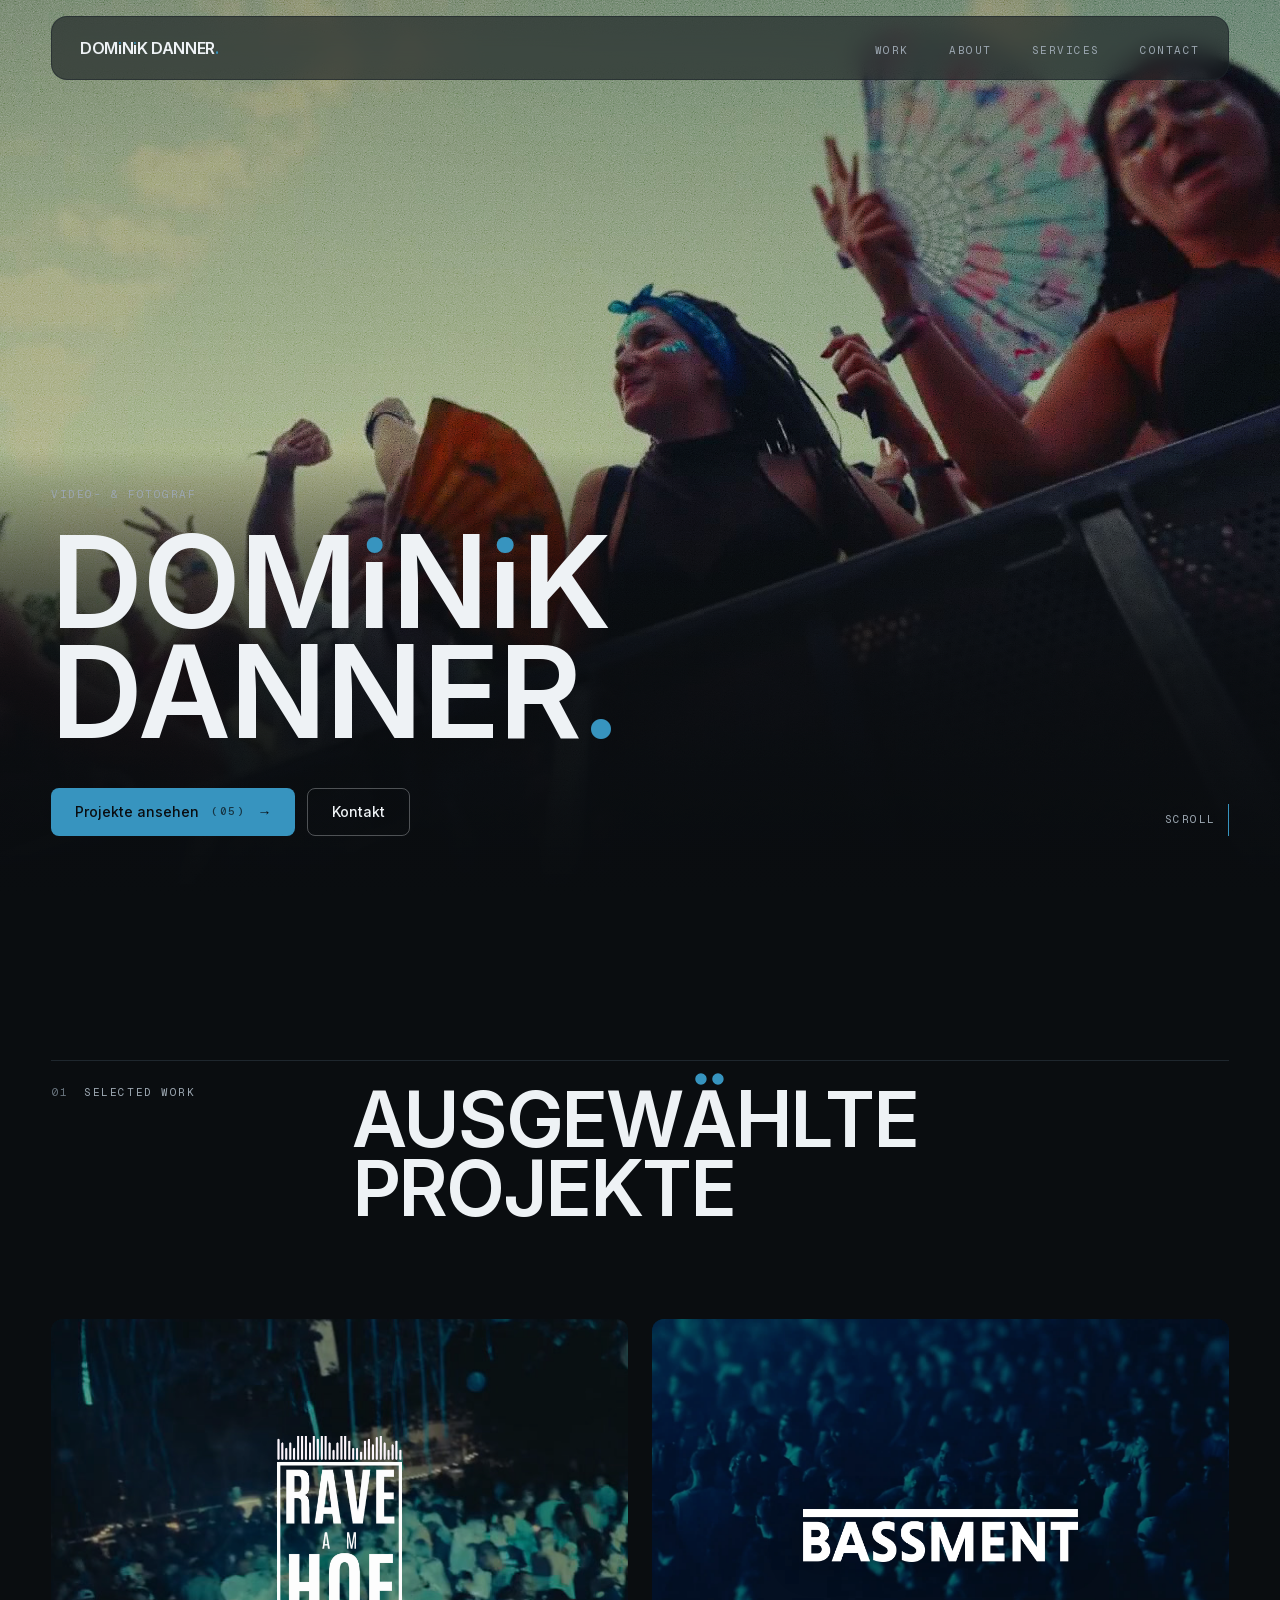
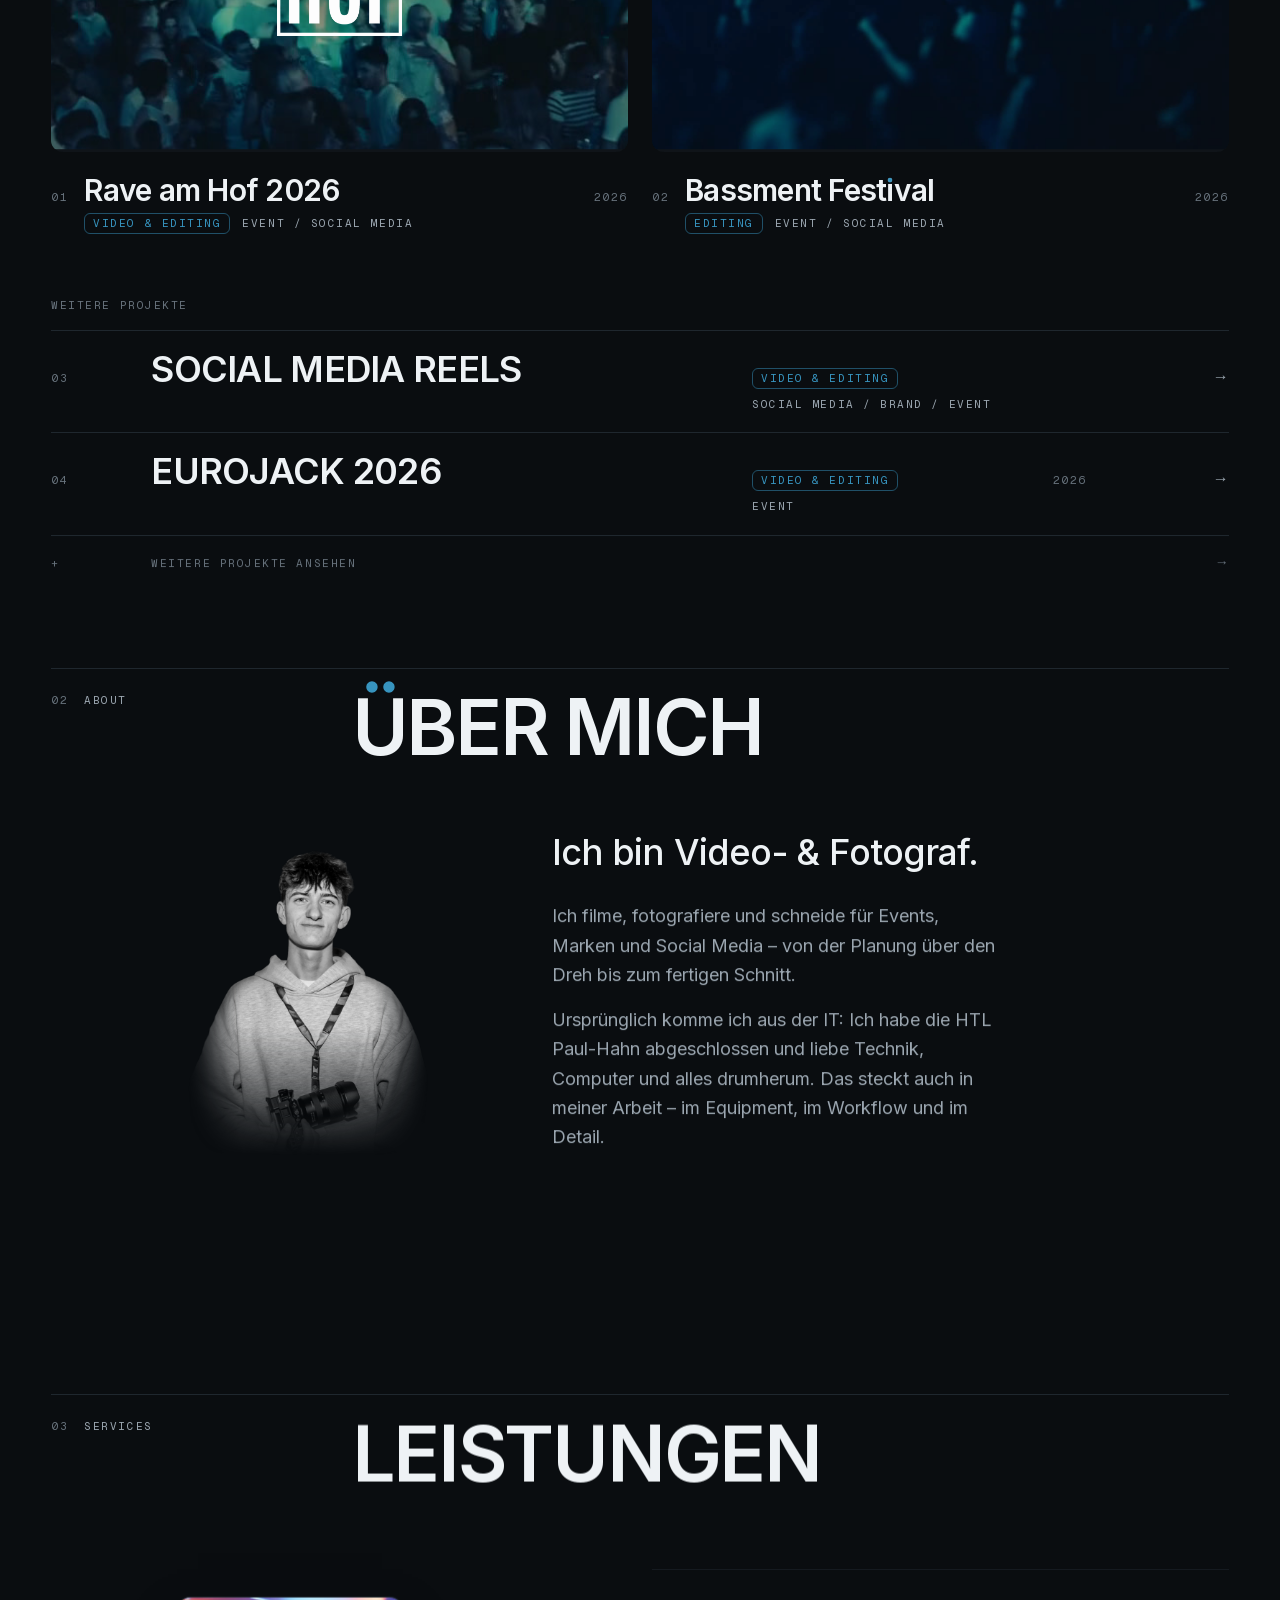
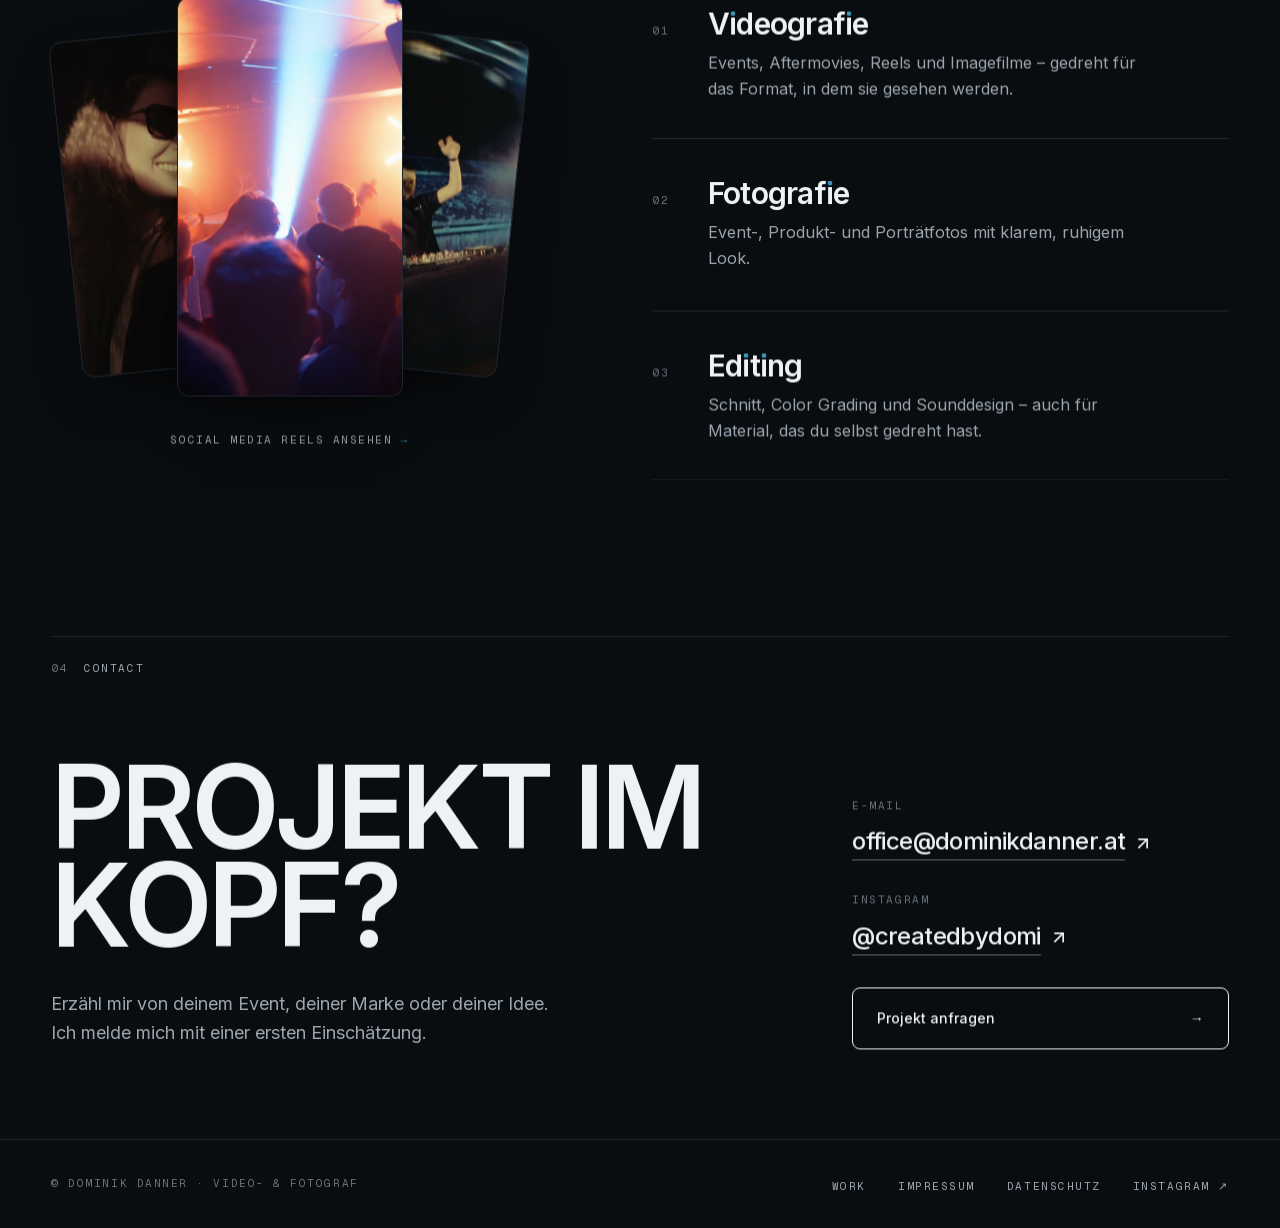
<file: index.html>
<!DOCTYPE html><html lang="de" data-scroll-behavior="smooth" class="MOT0tq_variable FlyLvG_variable antialiased"><head><meta charSet="utf-8"/><meta name="viewport" content="width=device-width, initial-scale=1"/><link rel="preload" href="/_next/static/media/07a39a8a4660cc7c-s.p.0r6juujl39pe6.woff2" as="font" crossorigin="" type="font/woff2"/><link rel="preload" href="/_next/static/media/07c7676b89ed2778-s.p.2bn3s6zvc0dyp.woff2" as="font" crossorigin="" type="font/woff2"/><link rel="preload" as="image" href="/images/projects/rave-am-hof-2026/thumb-blue.jpg"/><link rel="stylesheet" href="/_next/static/chunks/1pf7bngf4bfyo.css" data-precedence="next"/><link rel="preload" as="script" fetchPriority="low" href="/_next/static/chunks/1pcw6gskne7pf.js"/><script src="/_next/static/chunks/1wnov70f88xjy.js" async=""></script><script src="/_next/static/chunks/092r-mewpaf3q.js" async=""></script><script src="/_next/static/chunks/0c98xzjfks9hq.js" async=""></script><script src="/_next/static/chunks/turbopack-2u1d16houkiyo.js" async=""></script><script src="/_next/static/chunks/1gcvvfs_yu2kl.js" async=""></script><script src="/_next/static/chunks/3mnpn_xc7t6r1.js" async=""></script><script src="/_next/static/chunks/1ua2kfq9s-me6.js" async=""></script><script src="/_next/static/chunks/2644cg8j3_ogv.js" async=""></script><script src="/_next/static/chunks/2uw0nkwad-1gu.js" async=""></script><meta name="theme-color" content="#0a0d10"/><meta name="color-scheme" content="dark"/><title>Dominik Danner – Video- &amp; Fotograf</title><meta name="description" content="Portfolio von Dominik Danner, Video- und Fotograf. Event-Videos, Aftermovies, Social-Media-Content, Brand Films und Fotografie."/><meta name="application-name" content="Dominik Danner"/><meta name="author" content="Dominik Danner"/><link rel="canonical" href="https://dominikdanner.at/"/><meta property="og:title" content="Dominik Danner – Video- &amp; Fotograf"/><meta property="og:description" content="Portfolio von Dominik Danner, Video- und Fotograf. Event-Videos, Aftermovies, Social-Media-Content, Brand Films und Fotografie."/><meta property="og:url" content="https://dominikdanner.at/"/><meta property="og:site_name" content="Dominik Danner"/><meta property="og:locale" content="de_AT"/><meta property="og:image" content="https://dominikdanner.at/opengraph-image.png?opengraph-image.1o6camr-9kdqz.png"/><meta property="og:image:type" content="image/png"/><meta property="og:image:width" content="1200"/><meta property="og:image:height" content="630"/><meta property="og:image:alt" content="Dominik Danner – Video- &amp; Fotograf
"/><meta property="og:type" content="website"/><meta name="twitter:card" content="summary_large_image"/><meta name="twitter:title" content="Dominik Danner – Video- &amp; Fotograf"/><meta name="twitter:description" content="Portfolio von Dominik Danner, Video- und Fotograf. Event-Videos, Aftermovies, Social-Media-Content, Brand Films und Fotografie."/><meta name="twitter:image" content="https://dominikdanner.at/opengraph-image.png?opengraph-image.1o6camr-9kdqz.png"/><meta name="twitter:image:alt" content="Dominik Danner – Video- &amp; Fotograf
"/><meta name="twitter:image:type" content="image/png"/><meta name="twitter:image:width" content="1200"/><meta name="twitter:image:height" content="630"/><link rel="icon" href="/icon.png?icon.1b9o078viy2hf.png" sizes="64x64" type="image/png"/><link rel="apple-touch-icon" href="/apple-icon.png?apple-icon.0uh8rb_fdy0hc.png" sizes="180x180" type="image/png"/><meta name="next-size-adjust" content=""/><script>setTimeout(function(){document.documentElement.dataset.intro="seen"},2400);</script><script src="/_next/static/chunks/0cz1d0mv5g_q7.js" noModule=""></script></head><body class="flex min-h-svh flex-col"><div hidden=""><!--$--><!--/$--></div><a href="#main" class="label sr-only z-[60] bg-paper px-4 py-3 text-ink focus:not-sr-only focus:fixed focus:left-4 focus:top-4">Zum Inhalt springen</a><div aria-hidden="true" class="intro-overlay pointer-events-none fixed inset-0 z-[70] flex items-center justify-center bg-ink"><div class="flex flex-col items-center gap-5"><div class="overflow-hidden"><p class="animate-rise font-wide text-[clamp(1.75rem,6vw,4.5rem)] font-semibold leading-none tracking-tight">D<!-- -->O<!-- -->M<span class="logo-i"><span class="logo-i-stem">I</span></span>N<span class="logo-i"><span class="logo-i-stem">I</span></span>K<!-- --> <!-- -->D<!-- -->A<!-- -->N<!-- -->N<!-- -->E<!-- -->R<span class="text-accent">.</span></p></div><div class="intro-bar h-px w-full bg-paper/40"></div><p class="label animate-fade text-mist [animation-delay:0.4s]">Visual stories. Real moments.</p></div></div><header class="gutter pointer-events-none fixed inset-x-0 top-0 z-50 pt-3 md:pt-4"><div class="pointer-events-auto flex h-14 items-center justify-between rounded-2xl border px-5 backdrop-blur-md transition-colors duration-500 md:h-16 md:px-7 border-line/60 bg-ink-raised/60"><a class="font-wide text-sm font-semibold tracking-tight md:text-base" aria-label="Dominik Danner – Startseite" href="/">D<!-- -->O<!-- -->M<span class="logo-i"><span class="logo-i-stem">I</span></span>N<span class="logo-i"><span class="logo-i-stem">I</span></span>K<!-- --> <!-- -->D<!-- -->A<!-- -->N<!-- -->N<!-- -->E<!-- -->R<span class="text-accent">.</span></a><nav aria-label="Hauptnavigation" class="hidden md:block"><ul class="flex items-center gap-10"><li><a class="label group relative py-2 text-mist transition-colors hover:text-paper aria-[current=page]:text-paper" href="/work/">Work<span class="absolute inset-x-0 -bottom-0.5 h-px origin-left scale-x-0 bg-accent transition-transform duration-500 ease-[var(--ease-cinematic)] group-hover:scale-x-100 group-aria-[current=page]:scale-x-100"></span></a></li><li><a class="label group relative py-2 text-mist transition-colors hover:text-paper aria-[current=page]:text-paper" href="/#about">About<span class="absolute inset-x-0 -bottom-0.5 h-px origin-left scale-x-0 bg-accent transition-transform duration-500 ease-[var(--ease-cinematic)] group-hover:scale-x-100 group-aria-[current=page]:scale-x-100"></span></a></li><li><a class="label group relative py-2 text-mist transition-colors hover:text-paper aria-[current=page]:text-paper" href="/#services">Services<span class="absolute inset-x-0 -bottom-0.5 h-px origin-left scale-x-0 bg-accent transition-transform duration-500 ease-[var(--ease-cinematic)] group-hover:scale-x-100 group-aria-[current=page]:scale-x-100"></span></a></li><li><a class="label group relative py-2 text-mist transition-colors hover:text-paper aria-[current=page]:text-paper" href="/#contact">Contact<span class="absolute inset-x-0 -bottom-0.5 h-px origin-left scale-x-0 bg-accent transition-transform duration-500 ease-[var(--ease-cinematic)] group-hover:scale-x-100 group-aria-[current=page]:scale-x-100"></span></a></li></ul></nav><button type="button" class="label -mr-3 flex h-12 items-center px-3 md:hidden" aria-expanded="false" aria-controls="mobile-menu">Menü</button></div></header><main id="main" class="flex-1"><div style="opacity:0"><section class="gutter relative flex min-h-svh flex-col justify-end overflow-hidden pb-12 pt-28 md:pb-16"><div aria-hidden="true" class="animate-fade pointer-events-none absolute inset-0" style="animation-delay:calc(var(--intro-delay) + 0s)"><div class="h-full w-full opacity-90 saturate-[1.25]"><video class="h-full w-full object-cover" src="/videos/hero/festival-loop.mp4" poster="/images/hero/festival-poster.jpg" muted="" loop="" playsInline="" preload="auto"></video></div><div class="absolute inset-0 overflow-hidden"><div class="film-grain"></div></div><div class="absolute inset-0 bg-gradient-to-t from-ink/60 via-ink/15 to-ink/25"></div><div class="absolute inset-x-0 bottom-0 h-1/2 bg-gradient-to-t from-ink via-ink/80 to-transparent"></div></div><div class="relative"><p class="label animate-fade mb-5 text-mist md:mb-6" style="animation-delay:calc(var(--intro-delay) + 0.45s)">Video- &amp; Fotograf</p><h1 aria-label="Dominik Danner" class="font-wide font-semibold uppercase leading-[0.86] tracking-[-0.04em]"><span class="block overflow-hidden pb-[0.04em]"><span aria-hidden="true" class="animate-rise block text-[clamp(3rem,10vw,9.5rem)]" style="animation-delay:calc(var(--intro-delay) + 0s)">D<!-- -->o<!-- -->m<span class="logo-i"><span class="logo-i-stem">i</span></span>n<span class="logo-i"><span class="logo-i-stem">i</span></span>k</span></span><span class="block overflow-hidden pb-[0.04em]"><span aria-hidden="true" class="animate-rise block text-[clamp(3rem,10vw,9.5rem)]" style="animation-delay:calc(var(--intro-delay) + 0.1s)">Danner<span class="text-accent">.</span></span></span></h1><div class="mt-8 flex flex-col gap-8 md:mt-10 md:flex-row md:items-end md:justify-between"><div class="max-w-md"><div class="animate-fade flex flex-wrap items-center gap-3" style="animation-delay:calc(var(--intro-delay) + 0.6s)"><a class="group inline-flex h-12 items-center gap-3 whitespace-nowrap rounded-lg bg-accent px-6 text-sm font-medium text-ink transition-colors duration-500 hover:bg-paper" href="/work/">Projekte ansehen<span class="label opacity-70">(<!-- -->05<!-- -->)</span><span aria-hidden="true" class="transition-transform duration-500 group-hover:translate-x-1">→</span></a><a class="inline-flex h-12 items-center whitespace-nowrap rounded-lg border border-paper/30 px-6 text-sm font-medium transition-colors duration-500 hover:border-paper" href="/#contact">Kontakt</a></div></div><a href="#selected-work" class="label animate-fade hidden items-center gap-3 text-mist transition-colors hover:text-paper md:flex" style="animation-delay:calc(var(--intro-delay) + 0.85s)">Scroll<span aria-hidden="true" class="block h-8 w-px bg-accent"></span></a></div></div></section><section aria-labelledby="selected-work" class="gutter pt-24 md:pt-40"><div class="grid gap-6 border-t border-line pt-6 md:grid-cols-12 md:gap-6"><p class="label flex gap-4 text-mist md:col-span-3"><span class="text-smoke">01</span>Selected Work</p><div class="md:col-span-9" style="opacity:0;transform:translateY(32px)"><h2 id="selected-work" class="font-wide text-[clamp(2.25rem,6vw,5.5rem)] font-semibold uppercase leading-[0.9] tracking-[-0.03em]">A<!-- -->u<!-- -->s<!-- -->g<!-- -->e<!-- -->w<span data-char="ä" class="accent-dot">ä</span>h<!-- -->l<!-- -->t<!-- -->e<!-- --> <!-- -->P<!-- -->r<!-- -->o<!-- -->j<!-- -->e<!-- -->k<!-- -->t<!-- -->e</h2></div></div><ul class="mt-14 grid grid-cols-1 gap-x-6 gap-y-16 md:mt-24 md:grid-cols-12 md:gap-y-24"><li class="md:col-span-6" style="opacity:0;transform:translateY(32px)"><a class="group block" data-cursor="view" href="/work/rave-am-hof-2026/"><div class="relative overflow-hidden rounded-xl bg-ink-raised aspect-[4/3]"><div class="absolute inset-0 transition-[transform,scale,filter] duration-[1.4s] ease-[var(--ease-cinematic)] group-hover:scale-[1.08] group-hover:blur-md group-focus-visible:scale-[1.08] group-focus-visible:blur-md"><div class="absolute inset-0 overflow-hidden"><div class="absolute inset-x-0" style="top:-5%;bottom:-5%;transform:translateY(-5%)"><img alt="Publikum unter Bäumen in blauem Licht beim Rave am Hof" decoding="async" data-nimg="fill" class="object-cover" style="position:absolute;height:100%;width:100%;left:0;top:0;right:0;bottom:0;color:transparent" src="/images/projects/rave-am-hof-2026/thumb-blue.jpg"/></div></div></div><div class="absolute inset-0 transition-colors duration-700 bg-ink/25 group-hover:bg-ink/45"></div><div class="pointer-events-none absolute inset-0 flex items-center justify-center p-6"><img alt="Rave am Hof" loading="lazy" width="480" height="764" decoding="async" data-nimg="1" class="h-auto max-h-[52%] w-auto max-w-[52%] drop-shadow-[0_2px_16px_rgba(0,0,0,0.45)] transition-transform duration-700 ease-[var(--ease-cinematic)] group-hover:scale-110 group-focus-visible:scale-110" style="color:transparent" src="/images/projects/rave-am-hof-2026/logo.png"/></div><span class="label absolute bottom-4 left-4 translate-y-2 text-paper opacity-0 transition-all duration-500 group-hover:translate-y-0 group-hover:opacity-100 group-focus-visible:translate-y-0 group-focus-visible:opacity-100 md:bottom-6 md:left-6">Projekt ansehen →</span></div><div class="mt-4 grid grid-cols-[auto_1fr_auto] items-baseline gap-x-4 gap-y-1 md:mt-5"><span class="label text-smoke">01</span><h3 class="font-semibold leading-tight tracking-tight transition-colors text-xl md:text-3xl">R<!-- -->a<!-- -->v<!-- -->e<!-- --> <!-- -->a<!-- -->m<!-- --> <!-- -->H<!-- -->o<!-- -->f<!-- --> <!-- -->2<!-- -->0<!-- -->2<!-- -->6</h3><span class="label text-smoke">2026</span><span class="col-start-2 flex flex-wrap items-center gap-x-3 gap-y-2"><span class="label inline-flex items-center whitespace-nowrap rounded-md border border-accent/50 px-2 py-1 leading-none text-accent ">Video &amp; Editing</span><span class="label text-mist">Event / Social Media</span></span></div></a></li><li class="md:col-span-6" style="opacity:0;transform:translateY(32px)"><a class="group block" data-cursor="view" href="/work/bassment-festival-2026/"><div class="relative overflow-hidden rounded-xl bg-ink-raised aspect-[4/3]"><div class="absolute inset-0 transition-[transform,scale,filter] duration-[1.4s] ease-[var(--ease-cinematic)] group-hover:scale-[1.08] group-hover:blur-md group-focus-visible:scale-[1.08] group-focus-visible:blur-md"><div class="absolute inset-0 overflow-hidden"><div class="absolute inset-x-0" style="top:-5%;bottom:-5%;transform:translateY(-5%)"><img alt="Publikum in blauem Licht beim Bassment Festival" loading="lazy" decoding="async" data-nimg="fill" class="object-cover" style="position:absolute;height:100%;width:100%;left:0;top:0;right:0;bottom:0;color:transparent" src="/images/projects/bassment-festival-2026/thumb-blue.jpg"/></div></div></div><div class="absolute inset-0 transition-colors duration-700 bg-ink/25 group-hover:bg-ink/45"></div><div class="pointer-events-none absolute inset-0 flex items-center justify-center p-6"><img alt="Bassment" loading="lazy" width="1024" height="197" decoding="async" data-nimg="1" class="h-auto max-h-[52%] w-auto max-w-[52%] drop-shadow-[0_2px_16px_rgba(0,0,0,0.45)] transition-transform duration-700 ease-[var(--ease-cinematic)] group-hover:scale-110 group-focus-visible:scale-110" style="color:transparent" src="/images/projects/bassment-festival-2026/logo.png"/></div><span class="label absolute bottom-4 left-4 translate-y-2 text-paper opacity-0 transition-all duration-500 group-hover:translate-y-0 group-hover:opacity-100 group-focus-visible:translate-y-0 group-focus-visible:opacity-100 md:bottom-6 md:left-6">Projekt ansehen →</span></div><div class="mt-4 grid grid-cols-[auto_1fr_auto] items-baseline gap-x-4 gap-y-1 md:mt-5"><span class="label text-smoke">02</span><h3 class="font-semibold leading-tight tracking-tight transition-colors text-xl md:text-3xl">B<!-- -->a<!-- -->s<!-- -->s<!-- -->m<!-- -->e<!-- -->n<!-- -->t<!-- --> <!-- -->F<!-- -->e<!-- -->s<!-- -->t<span data-char="i" class="accent-dot">i</span>v<!-- -->a<!-- -->l</h3><span class="label text-smoke">2026</span><span class="col-start-2 flex flex-wrap items-center gap-x-3 gap-y-2"><span class="label inline-flex items-center whitespace-nowrap rounded-md border border-accent/50 px-2 py-1 leading-none text-accent ">Editing</span><span class="label text-mist">Event / Social Media</span></span></div></a></li></ul><div class="mt-12 md:mt-16"><p class="label mb-4 text-smoke">Weitere Projekte</p><ul><li style="opacity:0;transform:translateY(16px)"><a class="group grid grid-cols-[2.5rem_minmax(0,1fr)_auto] items-baseline gap-x-4 gap-y-1 border-t border-line py-4 transition-colors duration-500 hover:border-paper/40 md:grid-cols-12 md:gap-6 md:py-5" href="/work/social-media-reels/"><span class="label text-smoke md:col-span-1">03</span><h3 class="min-w-0 break-words hyphens-auto md:hyphens-manual font-wide text-2xl font-semibold uppercase leading-none tracking-[-0.02em] transition-transform duration-700 ease-[var(--ease-cinematic)] group-hover:translate-x-2 md:col-span-6 md:text-3xl xl:text-4xl">S<!-- -->o<!-- -->c<span data-char="i" class="accent-dot">i</span>a<!-- -->l<!-- --> <!-- -->M<!-- -->e<!-- -->d<span data-char="i" class="accent-dot">i</span>a<!-- --> <!-- -->R<!-- -->e<!-- -->e<!-- -->l<!-- -->s</h3><span aria-hidden="true" class="text-mist transition-[color,transform] duration-500 group-hover:translate-x-1 group-hover:text-accent md:order-last md:col-span-1 md:text-right">→</span><span class="col-start-2 flex flex-col items-start gap-2 md:col-span-3 md:col-start-auto"><span class="label inline-flex items-center whitespace-nowrap rounded-md border border-accent/50 px-2 py-1 leading-none text-accent ">Video &amp; Editing</span><span class="label text-mist">Social Media / Brand / Event</span></span><span class="label hidden text-smoke md:col-span-1 md:block"></span></a></li><li style="opacity:0;transform:translateY(16px)"><a class="group grid grid-cols-[2.5rem_minmax(0,1fr)_auto] items-baseline gap-x-4 gap-y-1 border-t border-line py-4 transition-colors duration-500 hover:border-paper/40 md:grid-cols-12 md:gap-6 md:py-5" href="/work/eurojack-2026/"><span class="label text-smoke md:col-span-1">04</span><h3 class="min-w-0 break-words hyphens-auto md:hyphens-manual font-wide text-2xl font-semibold uppercase leading-none tracking-[-0.02em] transition-transform duration-700 ease-[var(--ease-cinematic)] group-hover:translate-x-2 md:col-span-6 md:text-3xl xl:text-4xl">E<!-- -->u<!-- -->r<!-- -->o<!-- -->j<!-- -->a<!-- -->c<!-- -->k<!-- --> <!-- -->2<!-- -->0<!-- -->2<!-- -->6</h3><span aria-hidden="true" class="text-mist transition-[color,transform] duration-500 group-hover:translate-x-1 group-hover:text-accent md:order-last md:col-span-1 md:text-right">→</span><span class="col-start-2 flex flex-col items-start gap-2 md:col-span-3 md:col-start-auto"><span class="label inline-flex items-center whitespace-nowrap rounded-md border border-accent/50 px-2 py-1 leading-none text-accent ">Video &amp; Editing</span><span class="label text-mist">Event</span></span><span class="label hidden text-smoke md:col-span-1 md:block">2026</span></a></li><li style="opacity:0;transform:translateY(16px)"><a class="group grid grid-cols-[2.5rem_minmax(0,1fr)_auto] items-baseline gap-x-4 border-t border-line py-4 transition-colors duration-500 hover:border-paper/40 md:grid-cols-12 md:gap-6" href="/work/"><span class="label text-smoke md:col-span-1">+</span><span class="label text-smoke transition-[color,transform] duration-700 ease-[var(--ease-cinematic)] group-hover:translate-x-1 group-hover:text-paper md:col-span-10">Weitere Projekte ansehen</span><span aria-hidden="true" class="text-sm text-smoke transition-[color,transform] duration-500 group-hover:translate-x-1 group-hover:text-accent md:col-span-1 md:text-right">→</span></a></li></ul></div></section><section id="about" aria-labelledby="about-heading" class="gutter scroll-mt-20 pb-12 pt-16 md:pb-16 md:pt-20"><div class="grid gap-6 border-t border-line pt-6 md:grid-cols-12 md:gap-6"><p class="label flex gap-4 text-mist md:col-span-3"><span class="text-smoke">02</span>About</p><div class="md:col-span-9" style="opacity:0;transform:translateY(32px)"><h2 id="about-heading" class="font-wide text-[clamp(2.25rem,6vw,5.5rem)] font-semibold uppercase leading-[0.9] tracking-[-0.03em]"><span data-char="Ü" class="accent-dot">Ü</span>b<!-- -->e<!-- -->r<!-- --> <!-- -->m<span data-char="i" class="accent-dot">i</span>c<!-- -->h</h2></div></div><div class="mt-8 grid grid-cols-[minmax(0,2fr)_minmax(0,3fr)] items-center gap-5 md:mt-12 md:grid-cols-12 md:gap-6"><div class="w-full md:col-span-3 md:col-start-2 md:max-w-[15rem] md:justify-self-end" style="opacity:0;transform:translateY(32px)"><img alt="Dominik Danner mit Kamera" draggable="false" loading="lazy" width="1333" height="2000" decoding="async" data-nimg="1" class="h-auto w-full select-none [filter:grayscale(1)_contrast(1.1)]" style="color:transparent;mask-image:linear-gradient(to bottom, black 60%, transparent 96%), linear-gradient(to right, transparent 0%, black 22%, black 78%, transparent 100%), radial-gradient(ellipse 72% 92% at 50% 22%, black 72%, transparent 100%);-webkit-mask-image:linear-gradient(to bottom, black 60%, transparent 96%), linear-gradient(to right, transparent 0%, black 22%, black 78%, transparent 100%), radial-gradient(ellipse 72% 92% at 50% 22%, black 72%, transparent 100%);mask-composite:intersect;-webkit-mask-composite:source-in" src="/images/about/dominik-kamera.webp"/></div><div class="space-y-4 md:col-span-6 md:col-start-6 md:space-y-6"><div style="opacity:0;transform:translateY(32px)"><p class="text-xl font-medium leading-snug tracking-tight md:text-4xl">Ich bin Video- &amp; Fotograf.</p></div><div class="space-y-3 text-sm leading-relaxed text-mist md:max-w-md md:space-y-4 md:text-lg" style="opacity:0;transform:translateY(32px)"><p>Ich filme, fotografiere und schneide für Events, Marken und Social Media – von der Planung über den Dreh bis zum fertigen Schnitt.</p><p>Ursprünglich komme ich aus der IT: Ich habe die HTL Paul-Hahn abgeschlossen und liebe Technik, Computer und alles drumherum. Das steckt auch in meiner Arbeit – im Equipment, im Workflow und im Detail.</p></div></div></div></section><section id="services" aria-labelledby="services-heading" class="gutter scroll-mt-20 pt-24 md:pt-40"><div class="grid gap-6 border-t border-line pt-6 md:grid-cols-12 md:gap-6"><p class="label flex gap-4 text-mist md:col-span-3"><span class="text-smoke">03</span>Services</p><div class="md:col-span-9" style="opacity:0;transform:translateY(32px)"><h2 id="services-heading" class="font-wide text-[clamp(2.25rem,6vw,5.5rem)] font-semibold uppercase leading-[0.9] tracking-[-0.03em]">L<!-- -->e<span data-char="i" class="accent-dot">i</span>s<!-- -->t<!-- -->u<!-- -->n<!-- -->g<!-- -->e<!-- -->n</h2></div></div><div class="mt-12 grid gap-14 md:mt-20 md:grid-cols-12 md:gap-6"><div class="md:col-span-5 md:self-center" style="opacity:0;transform:translateY(32px)"><a class="group block" aria-label="Social Media Reels ansehen" href="/work/social-media-reels/"><div class="relative mx-auto aspect-[10/9] w-[80%] max-w-md md:w-full"><div class="absolute aspect-[9/16] overflow-hidden rounded-xl bg-ink-raised shadow-[0_24px_60px_-20px_rgba(0,0,0,0.9)] ring-1 ring-line transition-transform duration-700 ease-[var(--ease-cinematic)] left-0 top-[9%] w-[42%] -rotate-6 group-hover:-translate-x-2 group-hover:-rotate-[9deg]"><video class="absolute inset-0 h-full w-full object-cover" src="/videos/projects/bassment-festival-2026/reel-01.mp4" poster="/images/projects/bassment-festival-2026/reel-01.jpg" aria-label="Reel vom Bassment Festival" muted="" loop="" playsInline="" preload="metadata"></video></div><div class="absolute aspect-[9/16] overflow-hidden rounded-xl bg-ink-raised shadow-[0_24px_60px_-20px_rgba(0,0,0,0.9)] ring-1 ring-line transition-transform duration-700 ease-[var(--ease-cinematic)] right-0 top-[9%] w-[42%] rotate-6 group-hover:translate-x-2 group-hover:rotate-[9deg]"><video class="absolute inset-0 h-full w-full object-cover" src="/videos/projects/rave-am-hof-2026/reel-01.mp4" poster="/images/projects/rave-am-hof-2026/reel-01.jpg" aria-label="Reel vom Rave am Hof" muted="" loop="" playsInline="" preload="metadata"></video></div><div class="absolute aspect-[9/16] overflow-hidden rounded-xl bg-ink-raised shadow-[0_24px_60px_-20px_rgba(0,0,0,0.9)] ring-1 ring-line transition-transform duration-700 ease-[var(--ease-cinematic)] left-1/2 top-0 z-10 w-[50%] -translate-x-1/2 group-hover:-translate-y-1"><video class="absolute inset-0 h-full w-full object-cover" src="/videos/projects/die-schanz-closing-reel/reel.mp4" poster="/images/projects/die-schanz-closing-reel/reel.jpg" aria-label="Closing Reel für den Nachtclub Die Schanz" muted="" loop="" playsInline="" preload="metadata"></video></div></div><p class="label mt-8 flex items-center justify-center gap-2 text-mist transition-colors group-hover:text-paper">Social Media Reels ansehen<span aria-hidden="true" class="text-accent transition-transform duration-500 group-hover:translate-x-1">→</span></p></a></div><ol class="md:col-span-6 md:col-start-7"><li class="group grid grid-cols-[2.5rem_1fr] items-baseline gap-x-4 gap-y-2 border-t border-line py-6 last:border-b md:py-9" style="opacity:0;transform:translateY(32px)"><span class="label text-smoke">01</span><h3 class="text-2xl font-semibold tracking-tight transition-transform duration-700 ease-[var(--ease-cinematic)] group-hover:translate-x-2 md:text-3xl">V<span data-char="i" class="accent-dot">i</span>d<!-- -->e<!-- -->o<!-- -->g<!-- -->r<!-- -->a<!-- -->f<span data-char="i" class="accent-dot">i</span>e</h3><p class="col-start-2 max-w-md leading-relaxed text-mist">Events, Aftermovies, Reels und Imagefilme – gedreht für das Format, in dem sie gesehen werden.</p></li><li class="group grid grid-cols-[2.5rem_1fr] items-baseline gap-x-4 gap-y-2 border-t border-line py-6 last:border-b md:py-9" style="opacity:0;transform:translateY(32px)"><span class="label text-smoke">02</span><h3 class="text-2xl font-semibold tracking-tight transition-transform duration-700 ease-[var(--ease-cinematic)] group-hover:translate-x-2 md:text-3xl">F<!-- -->o<!-- -->t<!-- -->o<!-- -->g<!-- -->r<!-- -->a<!-- -->f<span data-char="i" class="accent-dot">i</span>e</h3><p class="col-start-2 max-w-md leading-relaxed text-mist">Event-, Produkt- und Porträtfotos mit klarem, ruhigem Look.</p></li><li class="group grid grid-cols-[2.5rem_1fr] items-baseline gap-x-4 gap-y-2 border-t border-line py-6 last:border-b md:py-9" style="opacity:0;transform:translateY(32px)"><span class="label text-smoke">03</span><h3 class="text-2xl font-semibold tracking-tight transition-transform duration-700 ease-[var(--ease-cinematic)] group-hover:translate-x-2 md:text-3xl">E<!-- -->d<span data-char="i" class="accent-dot">i</span>t<span data-char="i" class="accent-dot">i</span>n<!-- -->g</h3><p class="col-start-2 max-w-md leading-relaxed text-mist">Schnitt, Color Grading und Sounddesign – auch für Material, das du selbst gedreht hast.</p></li></ol></div></section><section id="contact" aria-labelledby="contact-heading" class="gutter scroll-mt-20 pb-16 pt-24 md:pb-24 md:pt-40"><div class="border-t border-line pt-6"><p class="label flex gap-4 text-mist"><span class="text-smoke">04</span>Contact</p></div><div class="mt-12 grid gap-12 md:mt-20 md:grid-cols-12 md:gap-6"><div class="md:col-span-8"><div style="opacity:0;transform:translateY(32px)"><h2 id="contact-heading" class="font-wide text-[clamp(2.75rem,9vw,9rem)] font-semibold uppercase leading-[0.85] tracking-[-0.04em]">P<!-- -->r<!-- -->o<!-- -->j<!-- -->e<!-- -->k<!-- -->t<!-- --> <span data-char="i" class="accent-dot">i</span>m<!-- --> <!-- -->K<!-- -->o<!-- -->p<!-- -->f<!-- -->?</h2></div><div style="opacity:0;transform:translateY(32px)"><p class="mt-8 max-w-lg leading-relaxed text-mist md:text-lg">Erzähl mir von deinem Event, deiner Marke oder deiner Idee. Ich melde mich mit einer ersten Einschätzung.</p></div></div><div class="flex flex-col justify-end gap-8 md:col-span-4" style="opacity:0;transform:translateY(32px)"><div><p class="label mb-3 text-smoke">E-Mail</p><a href="mailto:office@dominikdanner.at" class="group inline-flex items-center gap-2 text-xl font-medium tracking-tight md:text-2xl"><span class="border-b border-paper/40 pb-0.5 transition-colors group-hover:border-paper">office@dominikdanner.at</span><svg xmlns="http://www.w3.org/2000/svg" width="24" height="24" viewBox="0 0 24 24" fill="none" stroke="currentColor" stroke-width="2" stroke-linecap="round" stroke-linejoin="round" class="lucide lucide-arrow-up-right size-5 transition-transform group-hover:-translate-y-0.5 group-hover:translate-x-0.5" aria-hidden="true"><path d="M7 7h10v10"></path><path d="M7 17 17 7"></path></svg></a></div><div><p class="label mb-3 text-smoke">Instagram</p><a href="https://www.instagram.com/createdbydomi/" target="_blank" rel="noopener noreferrer" class="group inline-flex items-center gap-2 text-xl font-medium tracking-tight md:text-2xl"><span class="border-b border-paper/40 pb-0.5 transition-colors group-hover:border-paper">@createdbydomi</span><svg xmlns="http://www.w3.org/2000/svg" width="24" height="24" viewBox="0 0 24 24" fill="none" stroke="currentColor" stroke-width="2" stroke-linecap="round" stroke-linejoin="round" class="lucide lucide-arrow-up-right size-5 transition-transform group-hover:-translate-y-0.5 group-hover:translate-x-0.5" aria-hidden="true"><path d="M7 7h10v10"></path><path d="M7 17 17 7"></path></svg><span class="sr-only">(öffnet in neuem Tab)</span></a></div><a href="mailto:office@dominikdanner.at?subject=Projektanfrage" class="group flex items-center justify-between rounded-lg border border-paper px-6 py-5 text-sm font-medium transition-colors duration-500 hover:border-accent hover:bg-accent hover:text-ink">Projekt anfragen<span aria-hidden="true" class="transition-transform duration-500 group-hover:translate-x-1">→</span></a></div></div></section><!--$--><!--/$--></div></main><footer class="gutter border-t border-line py-8"><div class="flex flex-col gap-4 md:flex-row md:items-center md:justify-between"><p class="label text-smoke">© <!-- -->Dominik Danner<!-- --> · <!-- -->Video- &amp; Fotograf</p><ul class="flex flex-wrap gap-x-8 gap-y-3"><li><a class="label text-mist transition-colors hover:text-paper" href="/work/">Work</a></li><li><a class="label text-mist transition-colors hover:text-paper" href="/impressum/">Impressum</a></li><li><a class="label text-mist transition-colors hover:text-paper" href="/datenschutz/">Datenschutz</a></li><li><a href="https://www.instagram.com/createdbydomi/" target="_blank" rel="noopener noreferrer" class="label text-mist transition-colors hover:text-paper">Instagram ↗</a></li></ul></div></footer><script id="_R_">(globalThis["TURBOPACK"] || (globalThis["TURBOPACK"] = [])).push({"otherChunks":["static/chunks/1pcw6gskne7pf.js","static/chunks/1wnov70f88xjy.js","static/chunks/092r-mewpaf3q.js","static/chunks/0c98xzjfks9hq.js"],"runtimeModuleIds":[94553]});</script><script src="/_next/static/chunks/1pcw6gskne7pf.js" async=""></script><script>(self.__next_f=self.__next_f||[]).push([0])</script><script>self.__next_f.push([1,"1:\"$Sreact.fragment\"\n2:\"/_next/static/chunks/1gcvvfs_yu2kl.js\"\n3:\"/_next/static/chunks/3mnpn_xc7t6r1.js\"\n4:I[92130,[\"$2\",\"$3\"],\"MotionProvider\"]\n5:I[92653,[\"$2\",\"$3\"],\"SiteGate\"]\n6:I[50309,[\"$2\",\"$3\"],\"SiteHeader\"]\n7:\"/_next/static/chunks/1ua2kfq9s-me6.js\"\n8:I[39756,[\"$7\"],\"default\"]\n9:\"/_next/static/chunks/2644cg8j3_ogv.js\"\na:I[16868,[\"$2\",\"$3\",\"$9\"],\"default\"]\nb:I[37457,[\"$7\"],\"default\"]\nc:\"/_next/static/chunks/2uw0nkwad-1gu.js\"\nd:I[22016,[\"$2\",\"$3\",\"$c\"],\"\"]\n13:I[68027,[\"$2\",\"$3\"],\"default\",1]\n:HL[\"/_next/static/chunks/1pf7bngf4bfyo.css\",\"style\"]\n:HL[\"/_next/static/media/07a39a8a4660cc7c-s.p.0r6juujl39pe6.woff2\",\"font\",{\"crossOrigin\":\"\",\"type\":\"font/woff2\"}]\n:HL[\"/_next/static/media/07c7676b89ed2778-s.p.2bn3s6zvc0dyp.woff2\",\"font\",{\"crossOrigin\":\"\",\"type\":\"font/woff2\"}]\n10:[[\"children\",{\"s\":\"__PAGE__\",\"h\":512,\"d\":{\"r\":\"$L11\",\"p\":false,\"v\":null}}]]\n0:{\"P\":null,\"c\":[\"\",\"\"],\"q\":\"\",\"i\":false,\"t\":{\"t\":{\"s\":\"\",\"h\":528,\"d\":{\"r\":[\"$\",\"$1\",\"c\",{\"children\":[[[\"$\",\"link\",\"0\",{\"rel\":\"stylesheet\",\"href\":\"/_next/static/chunks/1pf7bngf4bfyo.css\",\"precedence\":\"next\",\"crossOrigin\":\"$undefined\",\"nonce\":\"$undefined\"}],[\"$\",\"script\",\"script-0\",{\"src\":\"/_next/static/chunks/1gcvvfs_yu2kl.js\",\"async\":true,\"nonce\":\"$undefined\"}],[\"$\",\"script\",\"script-1\",{\"src\":\"/_next/static/chunks/3mnpn_xc7t6r1.js\",\"async\":true,\"nonce\":\"$undefined\"}]],[\"$\",\"html\",null,{\"lang\":\"de\",\"data-scroll-behavior\":\"smooth\",\"className\":\"MOT0tq_variable FlyLvG_variable antialiased\",\"suppressHydrationWarning\":true,\"children\":[[\"$\",\"head\",null,{\"children\":[\"$\",\"script\",null,{\"dangerouslySetInnerHTML\":{\"__html\":\"setTimeout(function(){document.documentElement.dataset.intro=\\\"seen\\\"},2400);\"}}]}],[\"$\",\"body\",null,{\"className\":\"flex min-h-svh flex-col\",\"children\":[[\"$\",\"a\",null,{\"href\":\"#main\",\"className\":\"label sr-only z-[60] bg-paper px-4 py-3 text-ink focus:not-sr-only focus:fixed focus:left-4 focus:top-4\",\"children\":\"Zum Inhalt springen\"}],[\"$\",\"div\",null,{\"aria-hidden\":\"true\",\"className\":\"intro-overlay pointer-events-none fixed inset-0 z-[70] flex items-center justify-center bg-ink\",\"children\":[\"$\",\"div\",null,{\"className\":\"flex flex-col items-center gap-5\",\"children\":[[\"$\",\"div\",null,{\"className\":\"overflow-hidden\",\"children\":[\"$\",\"p\",null,{\"className\":\"animate-rise font-wide text-[clamp(1.75rem,6vw,4.5rem)] font-semibold leading-none tracking-tight\",\"children\":[[[\"$\",\"$1\",\"0\",{\"children\":\"D\"}],[\"$\",\"$1\",\"1\",{\"children\":\"O\"}],[\"$\",\"$1\",\"2\",{\"children\":\"M\"}],[\"$\",\"span\",\"3\",{\"className\":\"logo-i\",\"children\":[\"$\",\"span\",null,{\"className\":\"logo-i-stem\",\"children\":\"I\"}]}],[\"$\",\"$1\",\"4\",{\"children\":\"N\"}],[\"$\",\"span\",\"5\",{\"className\":\"logo-i\",\"children\":[\"$\",\"span\",null,{\"className\":\"logo-i-stem\",\"children\":\"I\"}]}],[\"$\",\"$1\",\"6\",{\"children\":\"K\"}],[\"$\",\"$1\",\"7\",{\"children\":\" \"}],[\"$\",\"$1\",\"8\",{\"children\":\"D\"}],[\"$\",\"$1\",\"9\",{\"children\":\"A\"}],[\"$\",\"$1\",\"10\",{\"children\":\"N\"}],[\"$\",\"$1\",\"11\",{\"children\":\"N\"}],[\"$\",\"$1\",\"12\",{\"children\":\"E\"}],[\"$\",\"$1\",\"13\",{\"children\":\"R\"}]],[\"$\",\"span\",null,{\"className\":\"text-accent\",\"children\":\".\"}]]}]}],[\"$\",\"div\",null,{\"className\":\"intro-bar h-px w-full bg-paper/40\"}],[\"$\",\"p\",null,{\"className\":\"label animate-fade text-mist [animation-delay:0.4s]\",\"children\":\"Visual stories. Real moments.\"}]]}]}],[\"$\",\"$L4\",null,{\"children\":[\"$\",\"$L5\",null,{\"children\":[[\"$\",\"$L6\",null,{}],[\"$\",\"main\",null,{\"id\":\"main\",\"className\":\"flex-1\",\"children\":[\"$\",\"$L8\",null,{\"parallelRouterKey\":\"children\",\"error\":\"$undefined\",\"errorStyles\":\"$undefined\",\"errorScripts\":\"$undefined\",\"template\":[\"$\",\"$La\",null,{\"children\":[\"$\",\"$Lb\",null,{}]}],\"templateStyles\":[],\"templateScripts\":[[\"$\",\"script\",\"script-0\",{\"src\":\"/_next/static/chunks/2644cg8j3_ogv.js\",\"async\":true,\"nonce\":\"$undefined\"}]],\"notFound\":[[\"$\",\"section\",null,{\"className\":\"gutter flex min-h-[80svh] flex-col justify-end pb-16 pt-32\",\"children\":[[\"$\",\"p\",null,{\"className\":\"label text-smoke\",\"children\":\"Fehler 404\"}],[\"$\",\"h1\",null,{\"className\":\"mt-6 font-wide text-[clamp(3rem,12vw,11rem)] font-semibold uppercase leading-[0.85] tracking-[-0.04em]\",\"children\":\"Nicht im Bild\"}],[\"$\",\"p\",null,{\"className\":\"mt-8 max-w-md leading-relaxed text-mist\",\"children\":\"Diese Seite existiert nicht oder wurde verschoben.\"}],[\"$\",\"div\",null,{\"className\":\"mt-10 flex gap-8\",\"children\":[[\"$\",\"$Ld\",null,{\"href\":\"/\",\"className\":\"border-b border-paper pb-1 text-sm font-medium\",\"children\":\"Zur Startseite\"}],[\"$\",\"$Ld\",null,{\"href\":\"/work\",\"className\":\"border-b border-paper/40 pb-1 text-sm font-medium text-mist hover:text-paper\",\"children\":\"Alle Projekte\"}]]}]]}],[]],\"forbidden\":\"$undefined\",\"unauthorized\":\"$undefined\"}]}],[\"$\",\"footer\",null,{\"className\":\"gutter border-t border-line py-8\",\"children\":[\"$\",\"div\",null,{\"className\":\"flex flex-col gap-4 md:flex-row md:items-center md:justify-between\",\"children\":[[\"$\",\"p\",null,{\"className\":\"label text-smoke\",\"children\":[\"© \",\"Dominik Danner\",\" · \",\"Video- \u0026 Fotograf\"]}],[\"$\",\"ul\",null,{\"className\":\"flex flex-wrap gap-x-8 gap-y-3\",\"children\":[[\"$\",\"li\",null,{\"children\":[\"$\",\"$Ld\",null,{\"href\":\"/work\",\"className\":\"label text-mist transition-colors hover:text-paper\",\"children\":\"Work\"}]}],[\"$\",\"li\",null,{\"children\":[\"$\",\"$Ld\",null,{\"href\":\"/impressum\",\"className\":\"label text-mist transition-colors hover:text-paper\",\"children\":\"Impressum\"}]}],[\"$\",\"li\",null,{\"children\":[\"$\",\"$Ld\",null,{\"href\":\"/datenschutz\",\"className\":\"label text-mist transition-colors hover:text-paper\",\"children\":\"Datenschutz\"}]}],[\"$\",\"li\",null,{\"children\":[\"$\",\"a\",null,{\"href\":\"https://www.instagram.com/createdbydomi/\",\"target\":\"_blank\",\"rel\":\"noopener noreferrer\",\"className\":\"label text-mist transition-colors hover:text-paper\",\"children\":\"Instagram ↗\"}]}]]}]]}]}],\"$Le\",\"$Lf\"]}]}]]}]]}]]}],\"p\":false,\"v\":null},\"c\":\"$Q10\"},\"h\":{\"r\":\"$L12\",\"p\":false,\"v\":null}},\"m\":\"$undefined\",\"G\":[\"$13\",[\"$L14\"]],\"S\":true,\"r\":\"$undefined\",\"s\":\"$undefined\",\"a\":\"$undefined\",\"l\":\"$undefined\",\"p\":\"$undefined\",\"d\":\"$undefined\",\"b\":\"FF-bHfj5tIjT2d6JC8Sno\"}\n15:I[77852,[\"$2\",\"$3\"],\"ViewCursor\"]\n16:\"AccentDotsCalibrator\"\n17:I[80288,[\"$2\",\"$3\"],\"$16\"]\n19:I[97367,[\"$7\"],\"OutletBoundary\"]\n1a:\"$Sreact.suspense\"\n1c:\"ViewportBoundary\"\n1d:I[97367,[\"$7\"],\"$1c\"]\n1f:\"MetadataBoundary\"\n20:I[97367,[\"$7\"],\"$1f\"]\ne:[\"$\",\"$L15\",null,{}]\nf:[\"$\",\"$L17\",null,{}]\n11:[\"$\",\"$1\",\"c\",{\"children\":[\"$L18\",[[\"$\",\"script\",\"script-0\",{\"src\":\"/_next/static/chunks/2uw0nkwad-1gu.js\",\"async\":true,\"nonce\":\"$undefined\"}]],[\"$\",\"$L19\",null,{\"children\":[\"$\",\"$1a\",null,{\"name\":\"Next.MetadataOutlet\",\"children\":\"$@1b\"}]}]]}]\n12:[\"$\",\"$1\",\"h\",{\"children\":[null,[\"$\",\"$L1d\",null,{\"children\":\"$L1e\"}],[\"$\",\"$L20\",null,{\"children\":[[\"$\",\"div\",null,{\"hidden\":true,\"children\":[\"$\",\"$1a\",null,{\"name\":\"Next.Metadata\",\"children\":\"$L21\"}]}],null]}],[\"$\",\"meta\",null,{\"name\":\"next-size-adjust\",\"content\":\"\"}]]}]\n14:[\"$\",\"link\",\"0\",{\"rel\":\"stylesheet\",\"href\":\"/_next/static/chunks/1pf7bngf4bfyo.css\",\"precedence\":\"next\",\"crossOrigin\":\"$undefined\",\"nonce\":\"$undefined\"}]\n22:I[75814,[\"$2\",\"$3\",\"$c\"],\"HeroVideo\"]\n23:I[82987,[\"$2\",\"$3\",\"$c\"],\"Reveal\"]\n18:[[\"$\",\"section\",null,{\"className\":\"gutter relative flex min-h-svh flex-col justify-end overflow-hidden pb-12 pt-28 md:pb-16\",\"children\":[[\"$\",\"div\",null,{\"aria-hidden\":\"true\",\"className\":\"animate-fade pointer-events-none absolute inset-0\",\"style\":{\"animationDelay\":\"calc(var(--intro-delay) + 0s)\"},\"children\":[[\"$\",\"div\",null,{\"className\":\"h-full w-full opacity-90 saturate-[1.25]\",\"children\":[\"$\",\"$L22\",null,{\"src\":\"/videos/hero/festival-loop.mp4\",\"poster\":\"/images/hero/festival-poster.jpg\"}]}],[\"$\",\"div\",null,{\"className\":\"absolute inset-0 overflow-hidden\",\"children\":[\"$\",\"div\",null,{\"className\":\"film-grain\"}]}],[\"$\",\"div\",null,{\"className\":\"absolute inset-0 bg-gradient-to-t from-ink/60 via-ink/15 to-ink/25\"}],[\"$\",\"div\",null,{\"className\":\"absolute inset-x-0 bottom-0 h-1/2 bg-gradient-to-t from-ink via-ink/80 to-transparent\"}]]}],[\"$\",\"div\",null,{\"className\":\"relative\",\"children\":[[\"$\",\"p\",null,{\"className\":\"label animate-fade mb-5 text-mist md:mb-6\",\"style\":{\"animationDelay\":\"calc(var(--intro-delay) + 0.45s)\"},\"children\":\"Video- \u0026 Fotograf\"}],[\"$\",\"h1\",null,{\"aria-label\":\"Dominik Danner\",\"className\":\"font-wide font-semibold uppercase leading-[0.86] tracking-[-0.04em]\",\"children\":[[\"$\",\"span\",null,{\"className\":\"block overflow-hidden pb-[0.04em]\",\"children\":[\"$\",\"span\",null,{\"aria-hidden\":\"true\",\"className\":\"animate-rise block text-[clamp(3rem,10vw,9.5rem)]\",\"style\":{\"animationDelay\":\"calc(var(--intro-delay) + 0s)\"},\"children\":[[\"$\",\"$1\",\"0\",{\"children\":\"D\"}],[\"$\",\"$1\",\"1\",{\"children\":\"o\"}],[\"$\",\"$1\",\"2\",{\"children\":\"m\"}],[\"$\",\"span\",\"3\",{\"className\":\"logo-i\",\"children\":[\"$\",\"span\",null,{\"className\":\"logo-i-stem\",\"children\":\"i\"}]}],[\"$\",\"$1\",\"4\",{\"children\":\"n\"}],[\"$\",\"span\",\"5\",{\"className\":\"logo-i\",\"children\":[\"$\",\"span\",null,{\"className\":\"logo-i-stem\",\"children\":\"i\"}]}],[\"$\",\"$1\",\"6\",{\"children\":\"k\"}]]}]}],[\"$\",\"span\",null,{\"className\":\"block overflow-hidden pb-[0.04em]\",\"children\":[\"$\",\"span\",null,{\"aria-hidden\":\"true\",\"className\":\"animate-rise block text-[clamp(3rem,10vw,9.5rem)]\",\"style\":{\"animationDelay\":\"calc(var(--intro-delay) + 0.1s)\"},\"children\":[\"Danner\",[\"$\",\"span\",null,{\"className\":\"text-accent\",\"children\":\".\"}]]}]}]]}],[\"$\",\"div\",null,{\"className\":\"mt-8 flex flex-col gap-8 md:mt-10 md:flex-row md:items-end md:justify-between\",\"children\":[[\"$\",\"div\",null,{\"className\":\"max-w-md\",\"children\":[\"$\",\"div\",null,{\"className\":\"animate-fade flex flex-wrap items-center gap-3\",\"style\":{\"animationDelay\":\"calc(var(--intro-delay) + 0.6s)\"},\"children\":[[\"$\",\"$Ld\",null,{\"href\":\"/work\",\"className\":\"group inline-flex h-12 items-center gap-3 whitespace-nowrap rounded-lg bg-accent px-6 text-sm font-medium text-ink transition-colors duration-500 hover:bg-paper\",\"children\":[\"Projekte ansehen\",[\"$\",\"span\",null,{\"className\":\"label opacity-70\",\"children\":[\"(\",\"05\",\")\"]}],[\"$\",\"span\",null,{\"aria-hidden\":\"true\",\"className\":\"transition-transform duration-500 group-hover:translate-x-1\",\"children\":\"→\"}]]}],[\"$\",\"$Ld\",null,{\"href\":\"/#contact\",\"className\":\"inline-flex h-12 items-center whitespace-nowrap rounded-lg border border-paper/30 px-6 text-sm font-medium transition-colors duration-500 hover:border-paper\",\"children\":\"Kontakt\"}]]}]}],[\"$\",\"a\",null,{\"href\":\"#selected-work\",\"className\":\"label animate-fade hidden items-center gap-3 text-mist transition-colors hover:text-paper md:flex\",\"style\":{\"animationDelay\":\"calc(var(--intro-delay) + 0.85s)\"},\"children\":[\"Scroll\",[\"$\",\"span\",null,{\"aria-hidden\":\"true\",\"className\":\"block h-8 w-px bg-accent\"}]]}]]}]]}]]}],[\"$\",\"section\",null,{\"aria-labelledby\":\"selected-work\",\"className\":\"gutter pt-24 md:pt-40\",\"children\":[[\"$\",\"div\",null,{\"className\":\"grid gap-6 border-t border-line pt-6 md:grid-cols-12 md:gap-6\",\"children\":[[\"$\",\"p\",null,{\"className\":\"label flex gap-4 text-mist md:col-span-3\",\"children\":[[\"$\",\"span\",null,{\"className\":\"text-smoke\",\"children\":\"01\"}],\"Selected Work\"]}],[\"$\",\"$L23\",null,{\"className\":\"md:col-span-9\",\"children\":[\"$\",\"h2\",null,{\"id\":\"selected-work\",\"className\":\"font-wide text-[clamp(2.25rem,6vw,5.5rem)] font-semibold uppercase leading-[0.9] tracking-[-0.03em]\",\"children\":[[\"$\",\"$1\",\"0\",{\"children\":\"A\"}],[\"$\",\"$1\",\"1\",{\"children\":\"u\"}],[\"$\",\"$1\",\"2\",{\"children\":\"s\"}],[\"$\",\"$1\",\"3\",{\"children\":\"g\"}],[\"$\",\"$1\",\"4\",{\"children\":\"e\"}],[\"$\",\"$1\",\"5\",{\"children\":\"w\"}],\"$L24\",\"$L25\",\"$L26\",\"$L27\",\"$L28\",\"$L29\",\"$L2a\",\"$L2b\",\"$L2c\",\"$L2d\",\"$L2e\",\"$L2f\",\"$L30\",\"$L31\"]}]}]]}],\"$L32\",\"$L33\",false]}],\"$L34\",\"$L35\",\"$L36\"]\n37:I[91547,[\"$2\",\"$3\",\"$c\"],\"Parallax\"]\n38:I[85437,[\"$2\",\"$3\",\"$c\"],\"Image\"]\n3f:I[42232,[\"$2\",\"$3\",\"$c\"],\"ReelStack\"]\n43:I[5014,[\"$2\",\"$3\",\"$c\"],\"default\"]\n24:[\"$\",\"span\",\"6\",{\"data-char\":\"ä\",\"className\":\"accent-dot\",\"children\":\"ä\"}]\n25:[\"$\",\"$1\",\"7\",{\"children\":\"h\"}]\n26:[\"$\",\"$1\",\"8\",{\"children\":\"l\"}]\n27:[\"$\",\"$1\",\"9\",{\"children\":\"t\"}]\n28:[\"$\",\"$1\",\"10\",{\"children\":\"e\"}]\n29:[\"$\",\"$1\",\"11\",{\"children\":\" \"}]\n2a:[\"$\",\"$1\",\"12\",{\"children\":\"P\"}]\n2b:[\"$\",\"$1\",\"13\",{\"children\":\"r\"}]\n2c:[\"$\",\"$1\",\"14\",{\"children\":\"o\"}]\n2d:[\"$\",\"$1\",\"15\",{\"children\":\"j\"}]\n2e:[\"$\",\"$1\",\"16\",{\"children\":\"e\"}]\n2f:[\"$\",\"$1\",\"17\",{\"children\":\"k\"}]\n30:[\"$\",\"$1\",\"18\",{\"children\":\"t\"}]\n31:[\"$\",\"$1\",\"19\",{\"children\":\"e\"}]\n32:[\"$\",\"ul\",null,{\"className\":\"mt-14 grid grid-cols-1 gap-x-6 gap-y-16 md:mt-24 md:grid-cols-12 md:gap-y-24\",\"children\":[[\"$\",\"$L23\",\"rave-am-hof-2026\",{\"as\":\"li\",\"className\":\"md:col-span-6\",\"delay\":0,\"children\":[\"$\",\"$Ld\",null,{\"href\":\"/work/rave-am-hof-2026\",\"className\":\"group block\",\"data-cursor\":\"view\",\"children\":[[\"$\",\"div\",null,{\"className\":\"relative overflow-hidden rounded-xl bg-ink-raised aspect-[4/3]\",\"children\":[[\"$\",\"div\",null,{\"className\":\"absolute inset-0 transition-[transform,scale,filter] duration-[1.4s] ease-[var(--ease-cinematic)] group-hover:scale-[1.08] group-hover:blur-md group-focus-visible:scale-[1.08] group-focus-visible:blur-md\",\"children\":[\"$\",\"$L37\",null,{\"children\":[\"$\",\"$L38\",null,{\"src\":\"/images/projects/rave-am-hof-2026/thumb-blue.jpg\",\"alt\":\"Publikum unter Bäumen in blauem Licht beim Rave am Hof\",\"fill\":true,\"sizes\":\"(min-width: 768px) 50vw, 100vw\",\"preload\":true,\"className\":\"object-cover\"}]}]}],[\"$\",\"div\",null,{\"className\":\"absolute inset-0 transition-colors duration-700 bg-ink/25 group-hover:bg-ink/45\"}],[\"$\",\"div\",null,{\"className\":\"pointer-events-none absolute inset-0 flex items-center justify-center p-6\",\"children\":[\"$\",\"$L38\",null,{\"src\":\"/images/projects/rave-am-hof-2026/logo.png\",\"alt\":\"Rave am Hof\",\"width\":480,\"height\":764,\"sizes\":\"(min-width: 768px) 30vw, 50vw\",\"className\":\"h-auto max-h-[52%] w-auto max-w-[52%] drop-shadow-[0_2px_16px_rgba(0,0,0,0.45)] transition-transform duration-700 ease-[var(--ease-cinematic)] group-hover:scale-110 group-focus-visible:scale-110\"}]}],[\"$\",\"span\",null,{\"className\":\"label absolute bottom-4 left-4 translate-y-2 text-paper opacity-0 transition-all duration-500 group-hover:translate-y-0 group-hover:opacity-100 group-focus-visible:translate-y-0 group-focus-visible:opacity-100 md:bottom-6 md:left-6\",\"children\":\"Projekt ansehen →\"}]]}],[\"$\",\"div\",null,{\"className\":\"mt-4 grid grid-cols-[auto_1fr_auto] items-baseline gap-x-4 gap-y-1 md:mt-5\",\"children\":[[\"$\",\"span\",null,{\"className\":\"label text-smoke\",\"children\":\"01\"}],[\"$\",\"h3\",null,{\"className\":\"font-semibold leading-tight tracking-tight transition-colors text-xl md:text-3xl\",\"children\":[[\"$\",\"$1\",\"0\",{\"children\":\"R\"}],[\"$\",\"$1\",\"1\",{\"children\":\"a\"}],[\"$\",\"$1\",\"2\",{\"children\":\"v\"}],[\"$\",\"$1\",\"3\",{\"children\":\"e\"}],[\"$\",\"$1\",\"4\",{\"children\":\" \"}],[\"$\",\"$1\",\"5\",{\"children\":\"a\"}],[\"$\",\"$1\",\"6\",{\"children\":\"m\"}],[\"$\",\"$1\",\"7\",{\"children\":\" \"}],[\"$\",\"$1\",\"8\",{\"children\":\"H\"}],[\"$\",\"$1\",\"9\",{\"children\":\"o\"}],[\"$\",\"$1\",\"10\",{\"children\":\"f\"}],[\"$\",\"$1\",\"11\",{\"children\":\" \"}],[\"$\",\"$1\",\"12\",{\"children\":\"2\"}],[\"$\",\"$1\",\"13\",{\"children\":\"0\"}],[\"$\",\"$1\",\"14\",{\"children\":\"2\"}],[\"$\",\"$1\",\"15\",{\"children\":\"6\"}]]}],[\"$\",\"span\",null,{\"className\":\"label text-smoke\",\"children\":2026}],[\"$\",\"span\",null,{\"className\":\"col-start-2 flex flex-wrap items-center gap-x-3 gap-y-2\",\"children\":[[\"$\",\"span\",null,{\"className\":\"label inline-flex items-center whitespace-nowrap rounded-md border border-accent/50 px-2 py-1 leading-none text-accent \",\"children\":\"Video \u0026 Editing\"}],[\"$\",\"span\",null,{\"className\":\"label text-mist\",\"children\":\"Event / Social Media\"}]]}]]}]]}]}],[\"$\",\"$L23\",\"bassment-festival-2026\",{\"as\":\"li\",\"className\":\"md:col-span-6\",\"delay\":0,\"children\":[\"$\",\"$Ld\",null,{\"href\":\"/work/bassment-festival-2026\",\"className\":\"group block\",\"data-cursor\":\"view\",\"children\":[[\"$\",\"div\",null,{\"className\":\"relative overflow-hidden rounded-xl bg-ink-raised aspect-[4/3]\",\"children\":[[\"$\",\"div\",null,{\"className\":\"absolute inset-0 transition-[transform,scale,filter] duration-[1.4s] ease-[var(--ease-cinematic)] group-hover:scale-[1.08] group-hover:blur-md group-focus-visible:scale-[1.08] group-focus-visible:blur-md\",\"children\":[\"$\",\"$L37\",null,{\"children\":[\"$\",\"$L38\",null,{\"src\":\"/images/projects/bassment-festival-2026/thumb-blue.jpg\",\"alt\":\"Publikum in blauem Licht beim Bassment Festival\",\"fill\":true,\"sizes\":\"(min-width: 768px) 50vw, 100vw\",\"preload\":false,\"className\":\"object-cover\"}]}]}],[\"$\",\"div\",null,{\"className\":\"absolute inset-0 transition-colors duration-700 bg-ink/25 group-hover:bg-ink/45\"}],[\"$\",\"div\",null,{\"className\":\"pointer-events-none absolute inset-0 flex items-center justify-center p-6\",\"children\":\"$L39\"}],\"$L3a\"]}],\"$L3b\"]}]}]]}]\n33:[\"$\",\"div\",null,{\"className\":\"mt-12 md:mt-16\",\"children\":[[\"$\",\"p\",null,{\"className\":\"label mb-4 text-smoke\",\"children\":\"Weitere Projekte\"}],[\"$\",\"ul\",null,{\"children\":[[[\"$\",\"$L23\",\"social-media-reels\",{\"as\":\"li\",\"delay\":0,\"distance\":16,\"children\":[\"$\",\"$Ld\",null,{\"href\":\"/work/social-media-reels\",\"className\":\"group grid grid-cols-[2.5rem_minmax(0,1fr)_auto] items-baseline gap-x-4 gap-y-1 border-t border-line py-4 transition-colors duration-500 hover:border-paper/40 md:grid-cols-12 md:gap-6 md:py-5\",\"children\":[[\"$\",\"span\",null,{\"className\":\"label text-smoke md:col-span-1\",\"children\":\"03\"}],[\"$\",\"h3\",null,{\"className\":\"min-w-0 break-words hyphens-auto md:hyphens-manual font-wide text-2xl font-semibold uppercase leading-none tracking-[-0.02em] transition-transform duration-700 ease-[var(--ease-cinematic)] group-hover:translate-x-2 md:col-span-6 md:text-3xl xl:text-4xl\",\"children\":[[\"$\",\"$1\",\"0\",{\"children\":\"S\"}],[\"$\",\"$1\",\"1\",{\"children\":\"o\"}],[\"$\",\"$1\",\"2\",{\"children\":\"c\"}],[\"$\",\"span\",\"3\",{\"data-char\":\"i\",\"className\":\"accent-dot\",\"children\":\"i\"}],[\"$\",\"$1\",\"4\",{\"children\":\"a\"}],[\"$\",\"$1\",\"5\",{\"children\":\"l\"}],[\"$\",\"$1\",\"6\",{\"children\":\" \"}],[\"$\",\"$1\",\"7\",{\"children\":\"M\"}],[\"$\",\"$1\",\"8\",{\"children\":\"e\"}],[\"$\",\"$1\",\"9\",{\"children\":\"d\"}],[\"$\",\"span\",\"10\",{\"data-char\":\"i\",\"className\":\"accent-dot\",\"children\":\"i\"}],[\"$\",\"$1\",\"11\",{\"children\":\"a\"}],[\"$\",\"$1\",\"12\",{\"children\":\" \"}],[\"$\",\"$1\",\"13\",{\"children\":\"R\"}],[\"$\",\"$1\",\"14\",{\"children\":\"e\"}],[\"$\",\"$1\",\"15\",{\"children\":\"e\"}],[\"$\",\"$1\",\"16\",{\"children\":\"l\"}],[\"$\",\"$1\",\"17\",{\"children\":\"s\"}]]}],[\"$\",\"span\",null,{\"aria-hidden\":\"true\",\"className\":\"text-mist transition-[color,transform] duration-500 group-hover:translate-x-1 group-hover:text-accent md:order-last md:col-span-1 md:text-right\",\"children\":\"→\"}],[\"$\",\"span\",null,{\"className\":\"col-start-2 flex flex-col items-start gap-2 md:col-span-3 md:col-start-auto\",\"children\":[[\"$\",\"span\",null,{\"className\":\"label inline-flex items-center whitespace-nowrap rounded-md border border-accent/50 px-2 py-1 leading-none text-accent \",\"children\":\"Video \u0026 Editing\"}],[\"$\",\"span\",null,{\"className\":\"label text-mist\",\"children\":\"Social Media / Brand / Event\"}]]}],[\"$\",\"span\",null,{\"className\":\"label hidden text-smoke md:col-span-1 md:block\",\"children\":\"\"}]]}]}],[\"$\",\"$L23\",\"eurojack-2026\",{\"as\":\"li\",\"delay\":0.04,\"distance\":16,\"children\":[\"$\",\"$Ld\",null,{\"href\":\"/work/eurojack-2026\",\"className\":\"group grid grid-cols-[2.5rem_minmax(0,1fr)_auto] items-baseline gap-x-4 gap-y-1 border-t border-line py-4 transition-colors duration-500 hover:border-paper/40 md:grid-cols-12 md:gap-6 md:py-5\",\"children\":[[\"$\",\"span\",null,{\"className\":\"label text-smoke md:col-span-1\",\"children\":\"04\"}],[\"$\",\"h3\",null,{\"className\":\"min-w-0 break-words hyphens-auto md:hyphens-manual font-wide text-2xl font-semibold uppercase leading-none tracking-[-0.02em] transition-transform duration-700 ease-[var(--ease-cinematic)] group-hover:translate-x-2 md:col-span-6 md:text-3xl xl:text-4xl\",\"children\":[[\"$\",\"$1\",\"0\",{\"children\":\"E\"}],[\"$\",\"$1\",\"1\",{\"children\":\"u\"}],[\"$\",\"$1\",\"2\",{\"children\":\"r\"}],[\"$\",\"$1\",\"3\",{\"children\":\"o\"}],[\"$\",\"$1\",\"4\",{\"children\":\"j\"}],[\"$\",\"$1\",\"5\",{\"children\":\"a\"}],[\"$\",\"$1\",\"6\",{\"children\":\"c\"}],[\"$\",\"$1\",\"7\",{\"children\":\"k\"}],[\"$\",\"$1\",\"8\",{\"children\":\" \"}],[\"$\",\"$1\",\"9\",{\"children\":\"2\"}],[\"$\",\"$1\",\"10\",{\"children\":\"0\"}],[\"$\",\"$1\",\"11\",{\"children\":\"2\"}],[\"$\",\"$1\",\"12\",{\"children\":\"6\"}]]}],[\"$\",\"span\",null,{\"aria-hidden\":\"true\",\"className\":\"text-mist transition-[color,transform] duration-500 group-hover:translate-x-1 group-hover:text-accent md:order-last md:col-span-1 md:text-right\",\"children\":\"→\"}],[\"$\",\"span\",null,{\"className\":\"col-start-2 flex flex-col items-start gap-2 md:col-span-3 md:col-start-auto\",\"children\":[[\"$\",\"span\",null,{\"className\":\"label inline-flex items-center whitespace-nowrap rounded-md border border-accent/50 px-2 py-1 leading-none text-accent \",\"children\":\"Video \u0026 Editing\"}],[\"$\",\"span\",null,{\"className\":\"label text-mist\",\"children\":\"Event\"}]]}],[\"$\",\"span\",null,{\"className\":\"label hidden text-smoke md:col-span-1 md:block\",\"children\":2026}]]}]}]],[\"$\",\"$L23\",null,{\"as\":\"li\",\"delay\":0.08,\"distance\":16,\"children\":[\"$\",\"$Ld\",null,{\"href\":\"/work\",\"className\":\"group grid grid-cols-[2.5rem_minmax(0,1fr)_auto] items-baseline gap-x-4 border-t border-line py-4 transition-colors duration-500 hover:border-paper/40 md:grid-cols-12 md:gap-6\",\"children\":[\"$L3c\",\"$L3d\",\"$L3e\"]}]}]]}]]}]\n34:[\"$\",\"section\",null,{\"id\":\"about\",\"aria-labelledby\":\"about-heading\",\"className\":\"gutter scroll-mt-20 pb-12 pt-16 md:pb-16 md:pt-20\",\"children\":[[\"$\",\"div\",null,{\"className\":\"grid gap-6 border-t border-line pt-6 md:grid-cols-12 md:gap-6\",\"children\":[[\"$\",\"p\",null,{\"className\":\"label flex gap-4 text-mist md:col-span-3\",\"children\":[[\"$\",\"span\",null,{\"className\":\"text-smoke\",\"children\":\"02\"}],\"About\"]}],[\"$\",\"$L23\",null,{\"className\":\"md:col-span-9\",\"children\":[\"$\",\"h2\",null,{\"id\":\"about-heading\",\"className\":\"font-wide text-[clamp(2.25rem,6vw,5.5rem)] font-semibold uppercase leading-[0.9] tracking-[-0.03em]\",\"children\":[[\"$\",\"span\",\"0\",{\"data-char\":\"Ü\",\"className\":\"accent-dot\",\"children\":\"Ü\"}],[\"$\",\"$1\",\"1\",{\"children\":\"b\"}],[\"$\",\"$1\",\"2\",{\"children\":\"e\"}],[\"$\",\"$1\",\"3\",{\"children\":\"r\"}],[\"$\",\"$1\",\"4\",{\"children\":\" \"}],[\"$\",\"$1\",\"5\",{\"children\":\"m\"}],[\"$\",\"span\",\"6\",{\"data-char\":\"i\",\"className\":\"accent-dot\",\"children\":\"i\"}],[\"$\",\"$1\",\"7\",{\"children\":\"c\"}],[\"$\",\"$1\",\"8\",{\"children\":\"h\"}]]}]}]]}],[\"$\",\"div\",null,{\"className\":\"mt-8 grid grid-cols-[minmax(0,2fr)_minmax(0,3fr)] items-center gap-5 md:mt-12 md:grid-cols-12 md:gap-6\",\"children\":[[\"$\",\"$L23\",null,{\"className\":\"w-full md:col-span-3 md:col-start-2 md:max-w-[15rem] md:justify-self-end\",\"children\":[\"$\",\"$L38\",null,{\"src\":\"/images/about/dominik-kamera.webp\",\"alt\":\"Dominik Danner mit Kamera\",\"width\":1333,\"height\":2000,\"sizes\":\"(min-width: 768px) 240px, 40vw\",\"className\":\"h-auto w-full select-none [filter:grayscale(1)_contrast(1.1)]\",\"style\":{\"maskImage\":\"linear-gradient(to bottom, black 60%, transparent 96%), linear-gradient(to right, transparent 0%, black 22%, black 78%, transparent 100%), radial-gradient(ellipse 72% 92% at 50% 22%, black 72%, transparent 100%)\",\"WebkitMaskImage\":\"linear-gradient(to bottom, black 60%, transparent 96%), linear-gradient(to right, transparent 0%, black 22%, black 78%, transparent 100%), radial-gradient(ellipse 72% 92% at 50% 22%, black 72%, transparent 100%)\",\"maskComposite\":\"intersect\",\"WebkitMaskComposite\":\"source-in\"},\"draggable\":false}]}],[\"$\",\"div\",null,{\"className\":\"space-y-4 md:col-span-6 md:col-start-6 md:space-y-6\",\"children\":[[\"$\",\"$L23\",null,{\"children\":[\"$\",\"p\",null,{\"className\":\"text-xl font-medium leading-snug tracking-tight md:text-4xl\",\"children\":\"Ich bin Video- \u0026 Fotograf.\"}]}],[\"$\",\"$L23\",null,{\"delay\":0.1,\"className\":\"space-y-3 text-sm leading-relaxed text-mist md:max-w-md md:space-y-4 md:text-lg\",\"children\":[[\"$\",\"p\",\"Ich filme, fotografiere und schneide für Events, Marken und Social Media – von der Planung über den Dreh bis zum fertigen Schnitt.\",{\"children\":\"Ich filme, fotografiere und schneide für Events, Marken und Social Media – von der Planung über den Dreh bis zum fertigen Schnitt.\"}],[\"$\",\"p\",\"Ursprünglich komme ich aus der IT: Ich habe die HTL Paul-Hahn abgeschlossen und liebe Technik, Computer und alles drumherum. Das steckt auch in meiner Arbeit – im Equipment, im Workflow und im Detail.\",{\"children\":\"Ursprünglich komme ich aus der IT: Ich habe die HTL Paul-Hahn abgeschlossen und liebe Technik, Computer und alles drumherum. Das steckt auch in meiner Arbeit – im Equipment, im Workflow und im Detail.\"}]]}]]}]]}]]}]\n35:[\"$\",\"section\",null,{\"id\":\"services\",\"aria-labelledby\":\"services-heading\",\"className\":\"gutter scroll-mt-20 pt-24 md:pt-40\",\"children\":[[\"$\",\"div\",null,{\"className\":\"grid gap-6 border-t border-line pt-6 md:grid-cols-12 md:gap-6\",\"children\":[[\"$\",\"p\",null,{\"className\":\"label flex gap-4 text-mist md:col-span-3\",\"children\":[[\"$\",\"span\",null,{\"className\":\"text-smoke\",\"children\":\"03\"}],\"Services\"]}],[\"$\",\"$L23\",null,{\"className\":\"md:col-span-9\",\"children\":[\"$\",\"h2\",null,{\"id\":\"services-heading\",\"className\":\"font-wide text-[clamp(2.25rem,6vw,5.5rem)] font-semibold uppercase leading-[0.9] tracking-[-0.03em]\",\"children\":[[\"$\",\"$1\",\"0\",{\"children\":\"L\"}],[\"$\",\"$1\",\"1\",{\"children\":\"e\"}],[\"$\",\"span\",\"2\",{\"data-char\":\"i\",\"className\":\"accent-dot\",\"children\":\"i\"}],[\"$\",\"$1\",\"3\",{\"children\":\"s\"}],[\"$\",\"$1\",\"4\",{\"children\":\"t\"}],[\"$\",\"$1\",\"5\",{\"children\":\"u\"}],[\"$\",\"$1\",\"6\",{\"children\":\"n\"}],[\"$\",\"$1\",\"7\",{\"children\":\"g\"}],[\"$\",\"$1\",\"8\",{\"children\":\"e\"}],[\"$\",\"$1\",\"9\",{\"children\":\"n\"}]]}]}]]}],[\"$\",\"div\",null,{\"className\":\"mt-12 grid gap-14 md:mt-20 md:grid-cols-12 md:gap-6\",\"children\":[[\"$\",\"$L23\",null,{\"className\":\"md:col-span-5 md:self-center\",\"children\":[\"$\",\"$L3f\",null,{\"reels\":[{\"src\":\"/videos/projects/bassment-festival-2026/reel-01.mp4\",\"poster\":\"/images/projects/bassment-festival-2026/reel-01.jpg\",\"label\":\"Reel vom Bassment Festival\"},{\"src\":\"/videos/projects/die-schanz-closing-reel/reel.mp4\",\"poster\":\"/images/projects/die-schanz-closing-reel/reel.jpg\",\"label\":\"Closing Reel für den Nachtclub Die Schanz\"},{\"src\":\"/videos/projects/rave-am-hof-2026/reel-01.mp4\",\"poster\":\"/images/projects/rave-am-hof-2026/reel-01.jpg\",\"label\":\"Reel vom Rave am Hof\"}],\"href\":\"/work/social-media-reels\"}]}],[\"$\",\"ol\",null,{\"className\":\"md:col-span-6 md:col-start-7\",\"children\":[[\"$\",\"$L23\",\"Videografie\",{\"as\":\"li\",\"delay\":0,\"className\":\"group grid grid-cols-[2.5rem_1fr] items-baseline gap-x-4 gap-y-2 border-t border-line py-6 last:border-b md:py-9\",\"children\":[[\"$\",\"span\",null,{\"className\":\"label text-smoke\",\"children\":\"01\"}],[\"$\",\"h3\",null,{\"className\":\"text-2xl font-semibold tracking-tight transition-transform duration-700 ease-[var(--ease-cinematic)] group-hover:translate-x-2 md:text-3xl\",\"children\":[[\"$\",\"$1\",\"0\",{\"children\":\"V\"}],[\"$\",\"span\",\"1\",{\"data-char\":\"i\",\"className\":\"accent-dot\",\"children\":\"i\"}],[\"$\",\"$1\",\"2\",{\"children\":\"d\"}],[\"$\",\"$1\",\"3\",{\"children\":\"e\"}],[\"$\",\"$1\",\"4\",{\"children\":\"o\"}],[\"$\",\"$1\",\"5\",{\"children\":\"g\"}],[\"$\",\"$1\",\"6\",{\"children\":\"r\"}],[\"$\",\"$1\",\"7\",{\"children\":\"a\"}],[\"$\",\"$1\",\"8\",{\"children\":\"f\"}],[\"$\",\"span\",\"9\",{\"data-char\":\"i\",\"className\":\"accent-dot\",\"children\":\"i\"}],[\"$\",\"$1\",\"10\",{\"children\":\"e\"}]]}],[\"$\",\"p\",null,{\"className\":\"col-start-2 max-w-md leading-relaxed text-mist\",\"children\":\"Events, Aftermovies, Reels und Imagefilme – gedreht für das Format, in dem sie gesehen werden.\"}]]}],[\"$\",\"$L23\",\"Fotografie\",{\"as\":\"li\",\"delay\":0.04,\"className\":\"group grid grid-cols-[2.5rem_1fr] items-baseline gap-x-4 gap-y-2 border-t border-line py-6 last:border-b md:py-9\",\"children\":[[\"$\",\"span\",null,{\"className\":\"label text-smoke\",\"children\":\"02\"}],[\"$\",\"h3\",null,{\"className\":\"text-2xl font-semibold tracking-tight transition-transform duration-700 ease-[var(--ease-cinematic)] group-hover:translate-x-2 md:text-3xl\",\"children\":[[\"$\",\"$1\",\"0\",{\"children\":\"F\"}],[\"$\",\"$1\",\"1\",{\"children\":\"o\"}],[\"$\",\"$1\",\"2\",{\"children\":\"t\"}],[\"$\",\"$1\",\"3\",{\"children\":\"o\"}],[\"$\",\"$1\",\"4\",{\"children\":\"g\"}],[\"$\",\"$1\",\"5\",{\"children\":\"r\"}],[\"$\",\"$1\",\"6\",{\"children\":\"a\"}],[\"$\",\"$1\",\"7\",{\"children\":\"f\"}],[\"$\",\"span\",\"8\",{\"data-char\":\"i\",\"className\":\"accent-dot\",\"children\":\"i\"}],[\"$\",\"$1\",\"9\",{\"children\":\"e\"}]]}],[\"$\",\"p\",null,{\"className\":\"col-start-2 max-w-md leading-relaxed text-mist\",\"children\":\"Event-, Produkt- und Porträtfotos mit klarem, ruhigem Look.\"}]]}],[\"$\",\"$L23\",\"Editing\",{\"as\":\"li\",\"delay\":0.08,\"className\":\"group grid grid-cols-[2.5rem_1fr] items-baseline gap-x-4 gap-y-2 border-t border-line py-6 last:border-b md:py-9\",\"children\":[[\"$\",\"span\",null,{\"className\":\"label text-smoke\",\"children\":\"03\"}],[\"$\",\"h3\",null,{\"className\":\"text-2xl font-semibold tracking-tight transition-transform duration-700 ease-[var(--ease-cinematic)] group-hover:translate-x-2 md:text-3xl\",\"children\":[[\"$\",\"$1\",\"0\",{\"children\":\"E\"}],[\"$\",\"$1\",\"1\",{\"children\":\"d\"}],[\"$\",\"span\",\"2\",{\"data-char\":\"i\",\"className\":\"accent-dot\",\"children\":\"i\"}],[\"$\",\"$1\",\"3\",{\"children\":\"t\"}],[\"$\",\"span\",\"4\",{\"data-char\":\"i\",\"className\":\"accent-dot\",\"children\":\"i\"}],\"$L40\",\"$L41\"]}],\"$L42\"]}]]}]]}]]}]\n36:[\"$\",\"section\",null,{\"id\":\"contact\",\"aria-labelledby\":\"contact-heading\",\"className\":\"gutter scroll-mt-20 pb-16 pt-24 md:pb-24 md:pt-40\",\"children\":[[\"$\",\"div\",null,{\"className\":\"border-t border-line pt-6\",\"children\":[\"$\",\"p\",null,{\"className\":\"label flex gap-4 text-mist\",\"children\":[[\"$\",\"span\",null,{\"className\":\"text-smoke\",\"children\":\"04\"}],\"Contact\"]}]}],[\"$\",\"div\",null,{\"className\":\"mt-12 grid gap-12 md:mt-20 md:grid-cols-12 md:gap-6\",\"children\":[[\"$\",\"div\",null,{\"className\":\"md:col-span-8\",\"children\":[[\"$\",\"$L23\",null,{\"children\":[\"$\",\"h2\",null,{\"id\":\"contact-heading\",\"className\":\"font-wide text-[clamp(2.75rem,9vw,9rem)] font-semibold uppercase leading-[0.85] tracking-[-0.04em]\",\"children\":[[\"$\",\"$1\",\"0\",{\"children\":\"P\"}],[\"$\",\"$1\",\"1\",{\"children\":\"r\"}],[\"$\",\"$1\",\"2\",{\"children\":\"o\"}],[\"$\",\"$1\",\"3\",{\"children\":\"j\"}],[\"$\",\"$1\",\"4\",{\"children\":\"e\"}],[\"$\",\"$1\",\"5\",{\"children\":\"k\"}],[\"$\",\"$1\",\"6\",{\"children\":\"t\"}],[\"$\",\"$1\",\"7\",{\"children\":\" \"}],[\"$\",\"span\",\"8\",{\"data-char\":\"i\",\"className\":\"accent-dot\",\"children\":\"i\"}],[\"$\",\"$1\",\"9\",{\"children\":\"m\"}],[\"$\",\"$1\",\"10\",{\"children\":\" \"}],[\"$\",\"$1\",\"11\",{\"children\":\"K\"}],[\"$\",\"$1\",\"12\",{\"children\":\"o\"}],[\"$\",\"$1\",\"13\",{\"children\":\"p\"}],[\"$\",\"$1\",\"14\",{\"children\":\"f\"}],[\"$\",\"$1\",\"15\",{\"children\":\"?\"}]]}]}],[\"$\",\"$L23\",null,{\"delay\":0.1,\"children\":[\"$\",\"p\",null,{\"className\":\"mt-8 max-w-lg leading-relaxed text-mist md:text-lg\",\"children\":\"Erzähl mir von deinem Event, deiner Marke oder deiner Idee. Ich melde mich mit einer ersten Einschätzung.\"}]}]]}],[\"$\",\"$L23\",null,{\"delay\":0.15,\"className\":\"flex flex-col justify-end gap-8 md:col-span-4\",\"children\":[[\"$\",\"div\",null,{\"children\":[[\"$\",\"p\",null,{\"className\":\"label mb-3 text-smoke\",\"children\":\"E-Mail\"}],[\"$\",\"a\",null,{\"href\":\"mailto:office@dominikdanner.at\",\"className\":\"group inline-flex items-center gap-2 text-xl font-medium tracking-tight md:text-2xl\",\"children\":[[\"$\",\"span\",null,{\"className\":\"border-b border-paper/40 pb-0.5 transition-colors group-hover:border-paper\",\"children\":\"office@dominikdanner.at\"}],[\"$\",\"$L43\",null,{\"ref\":\"$undefined\",\"icon\":{\"name\":\"arrow-up-right\",\"size\":24,\"node\":[[\"path\",{\"d\":\"M7 7h10v10\",\"key\":\"1tivn9\"}],[\"path\",{\"d\":\"M7 17 17 7\",\"key\":\"1vkiza\"}]]},\"className\":\"size-5 transition-transform group-hover:-translate-y-0.5 group-hover:translate-x-0.5\",\"aria-hidden\":\"true\"}]]}]]}],[\"$\",\"div\",null,{\"children\":[[\"$\",\"p\",null,{\"className\":\"label mb-3 text-smoke\",\"children\":\"Instagram\"}],[\"$\",\"a\",null,{\"href\":\"https://www.instagram.com/createdbydomi/\",\"target\":\"_blank\",\"rel\":\"noopener noreferrer\",\"className\":\"group inline-flex items-center gap-2 text-xl font-medium tracking-tight md:text-2xl\",\"children\":[[\"$\",\"span\",null,{\"className\":\"border-b border-paper/40 pb-0.5 transition-colors group-hover:border-paper\",\"children\":\"@createdbydomi\"}],[\"$\",\"$L43\",null,{\"ref\":\"$undefined\",\"icon\":\"$36:props:children:1:props:children:1:props:children:0:props:children:1:props:children:1:props:icon\",\"className\":\"size-5 transition-transform group-hover:-translate-y-0.5 group-hover:translate-x-0.5\",\"aria-hidden\":\"true\"}],[\"$\",\"span\",null,{\"className\":\"sr-only\",\"children\":\"(öffnet in neuem Tab)\"}]]}]]}],[\"$\",\"a\",null,{\"href\":\"mailto:office@dominikdanner.at?subject=Projektanfrage\",\"className\":\"group flex items-center justify-between rounded-lg border border-paper px-6 py-5 text-sm font-medium transition-colors duration-500 hover:border-accent hover:bg-accent hover:text-ink\",\"children\":[\"Projekt anfragen\",[\"$\",\"span\",null,{\"aria-hidden\":\"true\",\"className\":\"transition-transform duration-500 group-hover:translate-x-1\",\"children\":\"→\"}]]}]]}]]}]]}]\n39:[\"$\",\"$L38\",null,{\"src\":\"/images/projects/bassment-festival-2026/logo.png\",\"alt\":\"Bassment\",\"width\":1024,\"height\":197,\"sizes\":\"(min-width: 768px) 30vw, 50vw\",\"className\":\"h-auto max-h-[52%] w-auto max-w-[52%] drop-shadow-[0_2px_16px_rgba(0,0,0,0.45)] transition-transform duration-700 ease-[var(--ease-cinematic)] group-hover:scale-110 group-focus-visible:scale-110\"}]\n3a:[\"$\",\"span\",null,{\"className\":\"label absolute bottom-4 left-4 translate-y-2 text-paper opacity-0 transition-all duration-500 group-hover:translate-y-0 group-hover:opacity-100 group-focus-visible:translate-y-0 group-focus-visible:opacity-100 md:bottom-6 md:left-6\",\"children\":\"Projekt ansehen →\"}]\n3b:[\"$\",\"div\",null,{\"className\":\"mt-4 grid grid-cols-[auto_1fr_auto] items-baseline gap-x-4 gap-y-1 md:mt-5\",\"children\":[[\"$\",\"span\",null,{\"className\":\"label text-smoke\",\"children\":\"02\"}],[\"$\",\"h3\",null,{\"className\":\"font-semibold leading-tight tracking-tight transition-colors text-xl md:text-3xl\",\"children\":[[\"$\",\"$1\",\"0\",{\"children\":\"B\"}],[\"$\",\"$1\",\"1\",{\"children\":\"a\"}],[\"$\",\"$1\",\"2\",{\"children\":\"s\"}],[\"$\",\"$1\",\"3\",{\"children\":\"s\"}],[\"$\",\"$1\",\"4\",{\"children\":\"m\"}],[\"$\",\"$1\",\"5\",{\"children\":\"e\"}],[\"$\",\"$1\",\"6\",{\"children\":\"n\"}],[\"$\",\"$1\",\"7\",{\"children\":\"t\"}],[\"$\",\"$1\",\"8\",{\"children\":\" \"}],[\"$\",\"$1\",\"9\",{\"children\":\"F\"}],[\"$\",\"$1\",\"10\",{\"children\":\"e\"}],[\"$\",\"$1\",\"11\",{\"children\":\"s\"}],[\"$\",\"$1\",\"12\",{\"children\":\"t\"}],[\"$\",\"span\",\"13\",{\"data-char\":\"i\",\"className\":\"accent-dot\",\"children\":\"i\"}],[\"$\",\"$1\",\"14\",{\"children\":\"v\"}],[\"$\",\"$1\",\"15\",{\"children\":\"a\"}],[\"$\",\"$1\",\"16\",{\"children\":\"l\"}]]}],[\"$\",\"span\",null,{\"className\":\"label text-smoke\",\"children\":2026}],[\"$\",\"span\",null,{\"className\":\"col-start-2 flex flex-wrap items-center gap-x-3 gap-y-2\",\"children\":[[\"$\",\"span\",null,{\"className\":\"label inline-flex items-center whitespace-nowrap rounded-md border border-accent/50 px-2 py-1 leading-none text-accent \",\"children\":\"Editing\"}],[\"$\",\"span\",null,{\"className\":\"label text-mist\",\"children\":\"Event / Social Media\"}]]}]]}]\n3c:[\"$\",\"span\",null,{\"className\":\"label text-smoke md:col-span-1\",\"children\":\"+\"}]\n3d:[\"$\",\"span\",null,{\"className\":\"label text-smoke transition-[color,transform] duration-700 ease-[var(--ease-cinematic)] group-hover:translate-x-1 group-hover:text-paper md:col-span-10\",\"children\":\"Weitere Projekte ansehen\"}]\n3e:[\"$\",\"span\",null,{\"aria-hidden\":\"true\",\"className\":\"text-sm text-smoke transition-[color,transform] duration-500 group-hover:translate-x-1 group-hover:text-accent md:col-span-1 md:text-right\",\"children\":\"→\"}]\n40:[\"$\",\"$1\",\"5\",{\"children\":\"n\"}]\n41:[\"$\",\"$1\",\"6\",{\"children\":\"g\"}]\n42:[\"$\",\"p\",null,{\"className\":\"col-start-2 max-w-md leading-relaxed text-mist\",\"children\":\"Schnitt, Color Grading und Sounddesign – auch für Material, das du selbst gedreht hast.\"}]\n1e:[[\"$\",\"meta\",\"0\",{\"charSet\":\"utf-8\"}],[\"$\",\"meta\",\"1\",{\"name\":\"viewport\",\"content\":\"width=device-width, initial-scale=1\"}],[\"$\",\"meta\",\"2\",{\"name\":\"theme-color\",\"content\":\"#0a0d10\"}],[\"$\",\"meta\",\"3\",{\"name\":\"color-scheme\",\"content\":\"dark\"}]]\n44:I[27201,[\"$7\"],\"IconMark\"]\n1b:null\n21:[[\"$\",\"title\",\"0\",{\"children\":\"Dominik Danner – Video- \u0026 Fotograf\"}],[\"$\",\"meta\",\"1\",{\"name\":\"description\",\"content\":\"Portfolio von Dominik Danner, Video- und Fotograf. Event-Videos, Aftermovies, Social-Media-Content, Brand Films und Fotografie.\"}],[\"$\",\"meta\",\"2\",{\"name\":\"application-name\",\"content\":\"Dominik Danner\"}],[\"$\",\"meta\",\"3\",{\"name\":\"author\",\"content\":\"Dominik Danner\"}],[\"$\",\"link\",\"4\",{\"rel\":\"canonical\",\"href\":\"https://dominikdanner.at/\"}],[\"$\",\"meta\",\"5\",{\"property\":\"og:title\",\"content\":\"Dominik Danner – Video- \u0026 Fotograf\"}],[\"$\",\"meta\",\"6\",{\"property\":\"og:description\",\"content\":\"Portfolio von Dominik Danner, Video- und Fotograf. Event-Videos, Aftermovies, Social-Media-Content, Brand Films und Fotografie.\"}],[\"$\",\"meta\",\"7\",{\"property\":\"og:url\",\"content\":\"https://dominikdanner.at/\"}],[\"$\",\"meta\",\"8\",{\"property\":\"og:site_name\",\"content\":\"Dominik Danner\"}],[\"$\",\"meta\",\"9\",{\"property\":\"og:locale\",\"content\":\"de_AT\"}],[\"$\",\"meta\",\"10\",{\"property\":\"og:image\",\"content\":\"https://dominikdanner.at/opengraph-image.png?opengraph-image.1o6camr-9kdqz.png\"}],[\"$\",\"meta\",\"11\",{\"property\":\"og:image:type\",\"content\":\"image/png\"}],[\"$\",\"meta\",\"12\",{\"property\":\"og:image:width\",\"content\":\"1200\"}],[\"$\",\"meta\",\"13\",{\"property\":\"og:image:height\",\"content\":\"630\"}],[\"$\",\"meta\",\"14\",{\"property\":\"og:image:alt\",\"content\":\"Dominik Danner – Video- \u0026 Fotograf\\n\"}],[\"$\",\"meta\",\"15\",{\"property\":\"og:type\",\"content\":\"website\"}],[\"$\",\"meta\",\"16\",{\"name\":\"twitter:card\",\"content\":\"summary_large_image\"}],[\"$\",\"meta\",\"17\",{\"name\":\"twitter:title\",\"content\":\"Dominik Danner – Video- \u0026 Fotograf\"}],[\"$\",\"meta\",\"18\",{\"name\":\"twitter:description\",\"content\":\"Portfolio von Dominik Danner, Video- und Fotograf. Event-Videos, Aftermovies, Social-Media-Content, Brand Films und Fotografie.\"}],[\"$\",\"meta\",\"19\",{\"name\":\"twitter:image\",\"content\":\"https://dominikdanner.at/opengraph-image.png?opengraph-image.1o6camr-9kdqz.png\"}],[\"$\",\"meta\",\"20\",{\"name\":\"twitter:image:alt\",\"content\":\"Dominik Danner – Video- \u0026 Fotograf\\n\"}],[\"$\",\"meta\",\"21\",{\"name\":\"twitter:image:type\",\"content\":\"image/png\"}],[\"$\",\"meta\",\"22\",{\"name\":\"twitter:image:width\",\"content\":\"1200\"}],[\"$\",\"meta\",\"23\",{\"name\":\"twitter:image:height\",\"content\":\"630\"}],[\"$\",\"link\",\"24\",{\"rel\":\"icon\",\"href\":\"/icon.png?icon.1b9o078viy2hf.png\",\"sizes\":\"64x64\",\"type\":\"image/png\"}],[\"$\",\"link\",\"25\",{\"rel\":\"apple-touch-icon\",\"href\":\"/apple-icon.png?apple-icon.0uh8rb_fdy0hc.png\",\"sizes\":\"180x180\",\"type\":\"image/png\"}],[\"$\",\"$L44\",\"26\",{}]]\n"])</script></body></html>
</file>
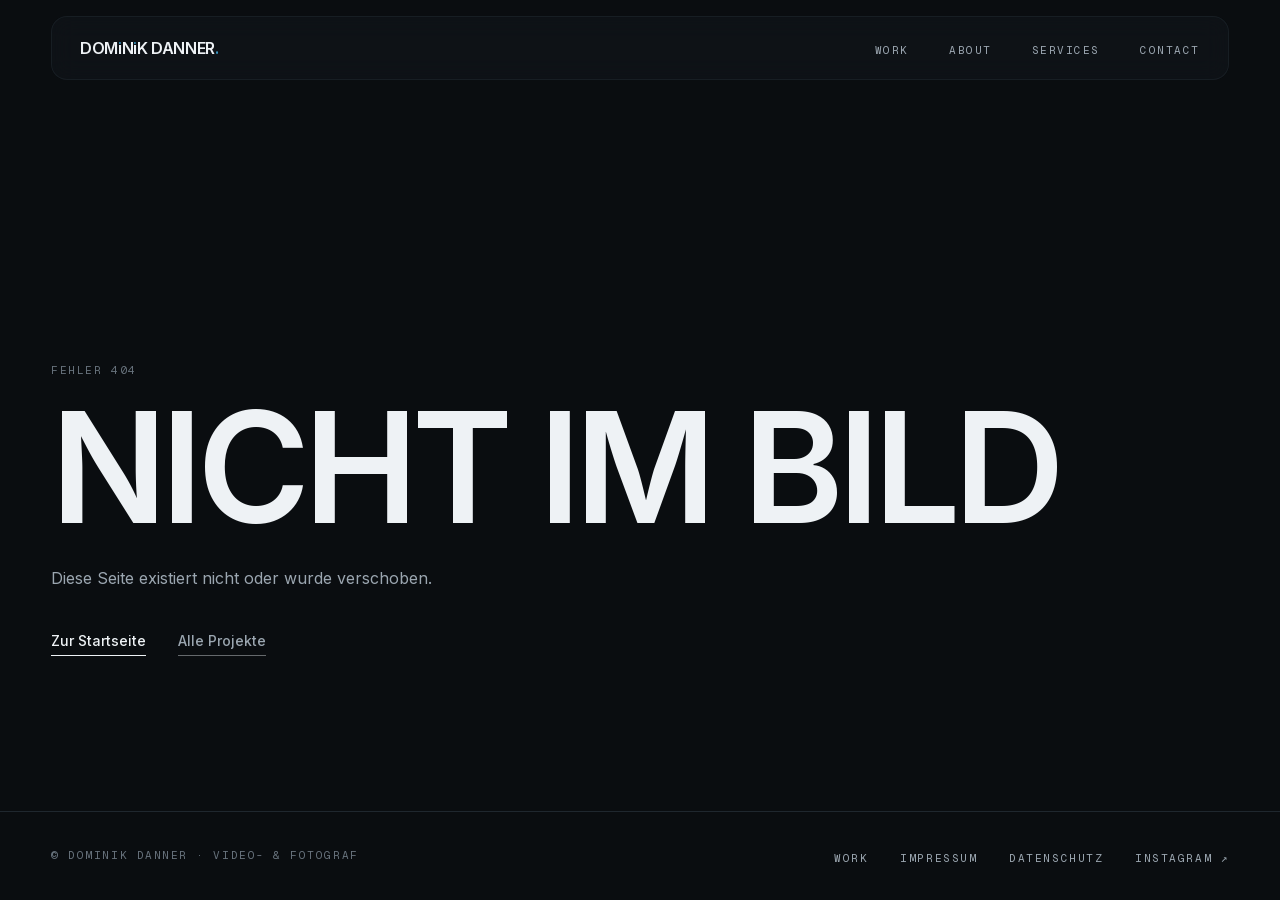
<file: 404/index.html>
<!DOCTYPE html><html lang="de" data-scroll-behavior="smooth" class="MOT0tq_variable FlyLvG_variable antialiased"><head><meta charSet="utf-8"/><meta name="viewport" content="width=device-width, initial-scale=1"/><link rel="stylesheet" href="/_next/static/chunks/1pf7bngf4bfyo.css" data-precedence="next"/><link rel="preload" as="script" fetchPriority="low" href="/_next/static/chunks/1pcw6gskne7pf.js"/><script src="/_next/static/chunks/1wnov70f88xjy.js" async=""></script><script src="/_next/static/chunks/092r-mewpaf3q.js" async=""></script><script src="/_next/static/chunks/0c98xzjfks9hq.js" async=""></script><script src="/_next/static/chunks/turbopack-2u1d16houkiyo.js" async=""></script><script src="/_next/static/chunks/1gcvvfs_yu2kl.js" async=""></script><script src="/_next/static/chunks/3mnpn_xc7t6r1.js" async=""></script><script src="/_next/static/chunks/1ua2kfq9s-me6.js" async=""></script><script src="/_next/static/chunks/2644cg8j3_ogv.js" async=""></script><meta name="robots" content="noindex"/><meta name="theme-color" content="#0a0d10"/><meta name="color-scheme" content="dark"/><title>Dominik Danner – Video- &amp; Fotograf</title><meta name="description" content="Portfolio von Dominik Danner, Video- und Fotograf. Event-Videos, Aftermovies, Social-Media-Content, Brand Films und Fotografie."/><meta name="application-name" content="Dominik Danner"/><meta name="author" content="Dominik Danner"/><link rel="canonical" href="https://dominikdanner.at/"/><meta property="og:title" content="Dominik Danner – Video- &amp; Fotograf"/><meta property="og:description" content="Portfolio von Dominik Danner, Video- und Fotograf. Event-Videos, Aftermovies, Social-Media-Content, Brand Films und Fotografie."/><meta property="og:url" content="https://dominikdanner.at/"/><meta property="og:site_name" content="Dominik Danner"/><meta property="og:locale" content="de_AT"/><meta property="og:image" content="https://dominikdanner.at/opengraph-image.png?opengraph-image.1o6camr-9kdqz.png"/><meta property="og:image:type" content="image/png"/><meta property="og:image:width" content="1200"/><meta property="og:image:height" content="630"/><meta property="og:image:alt" content="Dominik Danner – Video- &amp; Fotograf
"/><meta property="og:type" content="website"/><meta name="twitter:card" content="summary_large_image"/><meta name="twitter:title" content="Dominik Danner – Video- &amp; Fotograf"/><meta name="twitter:description" content="Portfolio von Dominik Danner, Video- und Fotograf. Event-Videos, Aftermovies, Social-Media-Content, Brand Films und Fotografie."/><meta name="twitter:image" content="https://dominikdanner.at/opengraph-image.png?opengraph-image.1o6camr-9kdqz.png"/><meta name="twitter:image:alt" content="Dominik Danner – Video- &amp; Fotograf
"/><meta name="twitter:image:type" content="image/png"/><meta name="twitter:image:width" content="1200"/><meta name="twitter:image:height" content="630"/><link rel="icon" href="/icon.png?icon.1b9o078viy2hf.png" sizes="64x64" type="image/png"/><link rel="apple-touch-icon" href="/apple-icon.png?apple-icon.0uh8rb_fdy0hc.png" sizes="180x180" type="image/png"/><meta name="next-size-adjust" content=""/><script>setTimeout(function(){document.documentElement.dataset.intro="seen"},2400);</script><script src="/_next/static/chunks/0cz1d0mv5g_q7.js" noModule=""></script></head><body class="flex min-h-svh flex-col"><div hidden=""><!--$--><!--/$--></div><a href="#main" class="label sr-only z-[60] bg-paper px-4 py-3 text-ink focus:not-sr-only focus:fixed focus:left-4 focus:top-4">Zum Inhalt springen</a><div aria-hidden="true" class="intro-overlay pointer-events-none fixed inset-0 z-[70] flex items-center justify-center bg-ink"><div class="flex flex-col items-center gap-5"><div class="overflow-hidden"><p class="animate-rise font-wide text-[clamp(1.75rem,6vw,4.5rem)] font-semibold leading-none tracking-tight">D<!-- -->O<!-- -->M<span class="logo-i"><span class="logo-i-stem">I</span></span>N<span class="logo-i"><span class="logo-i-stem">I</span></span>K<!-- --> <!-- -->D<!-- -->A<!-- -->N<!-- -->N<!-- -->E<!-- -->R<span class="text-accent">.</span></p></div><div class="intro-bar h-px w-full bg-paper/40"></div><p class="label animate-fade text-mist [animation-delay:0.4s]">Visual stories. Real moments.</p></div></div><header class="gutter pointer-events-none fixed inset-x-0 top-0 z-50 pt-3 md:pt-4"><div class="pointer-events-auto flex h-14 items-center justify-between rounded-2xl border px-5 backdrop-blur-md transition-colors duration-500 md:h-16 md:px-7 border-line/60 bg-ink-raised/60"><a class="font-wide text-sm font-semibold tracking-tight md:text-base" aria-label="Dominik Danner – Startseite" href="/">D<!-- -->O<!-- -->M<span class="logo-i"><span class="logo-i-stem">I</span></span>N<span class="logo-i"><span class="logo-i-stem">I</span></span>K<!-- --> <!-- -->D<!-- -->A<!-- -->N<!-- -->N<!-- -->E<!-- -->R<span class="text-accent">.</span></a><nav aria-label="Hauptnavigation" class="hidden md:block"><ul class="flex items-center gap-10"><li><a class="label group relative py-2 text-mist transition-colors hover:text-paper aria-[current=page]:text-paper" href="/work/">Work<span class="absolute inset-x-0 -bottom-0.5 h-px origin-left scale-x-0 bg-accent transition-transform duration-500 ease-[var(--ease-cinematic)] group-hover:scale-x-100 group-aria-[current=page]:scale-x-100"></span></a></li><li><a class="label group relative py-2 text-mist transition-colors hover:text-paper aria-[current=page]:text-paper" href="/#about">About<span class="absolute inset-x-0 -bottom-0.5 h-px origin-left scale-x-0 bg-accent transition-transform duration-500 ease-[var(--ease-cinematic)] group-hover:scale-x-100 group-aria-[current=page]:scale-x-100"></span></a></li><li><a class="label group relative py-2 text-mist transition-colors hover:text-paper aria-[current=page]:text-paper" href="/#services">Services<span class="absolute inset-x-0 -bottom-0.5 h-px origin-left scale-x-0 bg-accent transition-transform duration-500 ease-[var(--ease-cinematic)] group-hover:scale-x-100 group-aria-[current=page]:scale-x-100"></span></a></li><li><a class="label group relative py-2 text-mist transition-colors hover:text-paper aria-[current=page]:text-paper" href="/#contact">Contact<span class="absolute inset-x-0 -bottom-0.5 h-px origin-left scale-x-0 bg-accent transition-transform duration-500 ease-[var(--ease-cinematic)] group-hover:scale-x-100 group-aria-[current=page]:scale-x-100"></span></a></li></ul></nav><button type="button" class="label -mr-3 flex h-12 items-center px-3 md:hidden" aria-expanded="false" aria-controls="mobile-menu">Menü</button></div></header><main id="main" class="flex-1"><div style="opacity:0"><section class="gutter flex min-h-[80svh] flex-col justify-end pb-16 pt-32"><p class="label text-smoke">Fehler 404</p><h1 class="mt-6 font-wide text-[clamp(3rem,12vw,11rem)] font-semibold uppercase leading-[0.85] tracking-[-0.04em]">Nicht im Bild</h1><p class="mt-8 max-w-md leading-relaxed text-mist">Diese Seite existiert nicht oder wurde verschoben.</p><div class="mt-10 flex gap-8"><a class="border-b border-paper pb-1 text-sm font-medium" href="/">Zur Startseite</a><a class="border-b border-paper/40 pb-1 text-sm font-medium text-mist hover:text-paper" href="/work/">Alle Projekte</a></div></section><!--$--><!--/$--></div></main><footer class="gutter border-t border-line py-8"><div class="flex flex-col gap-4 md:flex-row md:items-center md:justify-between"><p class="label text-smoke">© <!-- -->Dominik Danner<!-- --> · <!-- -->Video- &amp; Fotograf</p><ul class="flex flex-wrap gap-x-8 gap-y-3"><li><a class="label text-mist transition-colors hover:text-paper" href="/work/">Work</a></li><li><a class="label text-mist transition-colors hover:text-paper" href="/impressum/">Impressum</a></li><li><a class="label text-mist transition-colors hover:text-paper" href="/datenschutz/">Datenschutz</a></li><li><a href="https://www.instagram.com/createdbydomi/" target="_blank" rel="noopener noreferrer" class="label text-mist transition-colors hover:text-paper">Instagram ↗</a></li></ul></div></footer><script id="_R_">(globalThis["TURBOPACK"] || (globalThis["TURBOPACK"] = [])).push({"otherChunks":["static/chunks/1pcw6gskne7pf.js","static/chunks/1wnov70f88xjy.js","static/chunks/092r-mewpaf3q.js","static/chunks/0c98xzjfks9hq.js"],"runtimeModuleIds":[94553]});</script><script src="/_next/static/chunks/1pcw6gskne7pf.js" async=""></script><script>(self.__next_f=self.__next_f||[]).push([0])</script><script>self.__next_f.push([1,"1:\"$Sreact.fragment\"\n2:\"/_next/static/chunks/1gcvvfs_yu2kl.js\"\n3:\"/_next/static/chunks/3mnpn_xc7t6r1.js\"\n4:I[92130,[\"$2\",\"$3\"],\"MotionProvider\"]\n5:I[92653,[\"$2\",\"$3\"],\"SiteGate\"]\n6:I[50309,[\"$2\",\"$3\"],\"SiteHeader\"]\n7:\"/_next/static/chunks/1ua2kfq9s-me6.js\"\n8:I[39756,[\"$7\"],\"default\"]\n9:\"/_next/static/chunks/2644cg8j3_ogv.js\"\na:I[16868,[\"$2\",\"$3\",\"$9\"],\"default\"]\nb:I[37457,[\"$7\"],\"default\"]\nc:I[22016,[\"$2\",\"$3\"],\"\"]\n15:I[68027,[\"$2\",\"$3\"],\"default\",1]\n:HL[\"/_next/static/chunks/1pf7bngf4bfyo.css\",\"style\"]\n11:X\n12:[[\"children\",{\"s\":\"__PAGE__\",\"h\":512,\"d\":{\"r\":\"$L13\",\"p\":false,\"v\":null}}]]\nf:[[\"children\",{\"s\":\"/_not-found\",\"h\":512,\"d\":{\"r\":\"$L10\",\"p\":false,\"v\":\"$11\"},\"c\":\"$Q12\"}]]\n0:{\"P\":null,\"c\":[\"\",\"_not-found\",\"\"],\"q\":\"\",\"i\":false,\"t\":{\"t\":{\"s\":\"\",\"h\":528,\"d\":{\"r\":[\"$\",\"$1\",\"c\",{\"children\":[[[\"$\",\"link\",\"0\",{\"rel\":\"stylesheet\",\"href\":\"/_next/static/chunks/1pf7bngf4bfyo.css\",\"precedence\":\"next\",\"crossOrigin\":\"$undefined\",\"nonce\":\"$undefined\"}],[\"$\",\"script\",\"script-0\",{\"src\":\"/_next/static/chunks/1gcvvfs_yu2kl.js\",\"async\":true,\"nonce\":\"$undefined\"}],[\"$\",\"script\",\"script-1\",{\"src\":\"/_next/static/chunks/3mnpn_xc7t6r1.js\",\"async\":true,\"nonce\":\"$undefined\"}]],[\"$\",\"html\",null,{\"lang\":\"de\",\"data-scroll-behavior\":\"smooth\",\"className\":\"MOT0tq_variable FlyLvG_variable antialiased\",\"suppressHydrationWarning\":true,\"children\":[[\"$\",\"head\",null,{\"children\":[\"$\",\"script\",null,{\"dangerouslySetInnerHTML\":{\"__html\":\"setTimeout(function(){document.documentElement.dataset.intro=\\\"seen\\\"},2400);\"}}]}],[\"$\",\"body\",null,{\"className\":\"flex min-h-svh flex-col\",\"children\":[[\"$\",\"a\",null,{\"href\":\"#main\",\"className\":\"label sr-only z-[60] bg-paper px-4 py-3 text-ink focus:not-sr-only focus:fixed focus:left-4 focus:top-4\",\"children\":\"Zum Inhalt springen\"}],[\"$\",\"div\",null,{\"aria-hidden\":\"true\",\"className\":\"intro-overlay pointer-events-none fixed inset-0 z-[70] flex items-center justify-center bg-ink\",\"children\":[\"$\",\"div\",null,{\"className\":\"flex flex-col items-center gap-5\",\"children\":[[\"$\",\"div\",null,{\"className\":\"overflow-hidden\",\"children\":[\"$\",\"p\",null,{\"className\":\"animate-rise font-wide text-[clamp(1.75rem,6vw,4.5rem)] font-semibold leading-none tracking-tight\",\"children\":[[[\"$\",\"$1\",\"0\",{\"children\":\"D\"}],[\"$\",\"$1\",\"1\",{\"children\":\"O\"}],[\"$\",\"$1\",\"2\",{\"children\":\"M\"}],[\"$\",\"span\",\"3\",{\"className\":\"logo-i\",\"children\":[\"$\",\"span\",null,{\"className\":\"logo-i-stem\",\"children\":\"I\"}]}],[\"$\",\"$1\",\"4\",{\"children\":\"N\"}],[\"$\",\"span\",\"5\",{\"className\":\"logo-i\",\"children\":[\"$\",\"span\",null,{\"className\":\"logo-i-stem\",\"children\":\"I\"}]}],[\"$\",\"$1\",\"6\",{\"children\":\"K\"}],[\"$\",\"$1\",\"7\",{\"children\":\" \"}],[\"$\",\"$1\",\"8\",{\"children\":\"D\"}],[\"$\",\"$1\",\"9\",{\"children\":\"A\"}],[\"$\",\"$1\",\"10\",{\"children\":\"N\"}],[\"$\",\"$1\",\"11\",{\"children\":\"N\"}],[\"$\",\"$1\",\"12\",{\"children\":\"E\"}],[\"$\",\"$1\",\"13\",{\"children\":\"R\"}]],[\"$\",\"span\",null,{\"className\":\"text-accent\",\"children\":\".\"}]]}]}],[\"$\",\"div\",null,{\"className\":\"intro-bar h-px w-full bg-paper/40\"}],[\"$\",\"p\",null,{\"className\":\"label animate-fade text-mist [animation-delay:0.4s]\",\"children\":\"Visual stories. Real moments.\"}]]}]}],[\"$\",\"$L4\",null,{\"children\":[\"$\",\"$L5\",null,{\"children\":[[\"$\",\"$L6\",null,{}],[\"$\",\"main\",null,{\"id\":\"main\",\"className\":\"flex-1\",\"children\":[\"$\",\"$L8\",null,{\"parallelRouterKey\":\"children\",\"error\":\"$undefined\",\"errorStyles\":\"$undefined\",\"errorScripts\":\"$undefined\",\"template\":[\"$\",\"$La\",null,{\"children\":[\"$\",\"$Lb\",null,{}]}],\"templateStyles\":[],\"templateScripts\":[[\"$\",\"script\",\"script-0\",{\"src\":\"/_next/static/chunks/2644cg8j3_ogv.js\",\"async\":true,\"nonce\":\"$undefined\"}]],\"notFound\":[[\"$\",\"section\",null,{\"className\":\"gutter flex min-h-[80svh] flex-col justify-end pb-16 pt-32\",\"children\":[[\"$\",\"p\",null,{\"className\":\"label text-smoke\",\"children\":\"Fehler 404\"}],[\"$\",\"h1\",null,{\"className\":\"mt-6 font-wide text-[clamp(3rem,12vw,11rem)] font-semibold uppercase leading-[0.85] tracking-[-0.04em]\",\"children\":\"Nicht im Bild\"}],[\"$\",\"p\",null,{\"className\":\"mt-8 max-w-md leading-relaxed text-mist\",\"children\":\"Diese Seite existiert nicht oder wurde verschoben.\"}],[\"$\",\"div\",null,{\"className\":\"mt-10 flex gap-8\",\"children\":[[\"$\",\"$Lc\",null,{\"href\":\"/\",\"className\":\"border-b border-paper pb-1 text-sm font-medium\",\"children\":\"Zur Startseite\"}],[\"$\",\"$Lc\",null,{\"href\":\"/work\",\"className\":\"border-b border-paper/40 pb-1 text-sm font-medium text-mist hover:text-paper\",\"children\":\"Alle Projekte\"}]]}]]}],[]],\"forbidden\":\"$undefined\",\"unauthorized\":\"$undefined\"}]}],[\"$\",\"footer\",null,{\"className\":\"gutter border-t border-line py-8\",\"children\":[\"$\",\"div\",null,{\"className\":\"flex flex-col gap-4 md:flex-row md:items-center md:justify-between\",\"children\":[[\"$\",\"p\",null,{\"className\":\"label text-smoke\",\"children\":[\"© \",\"Dominik Danner\",\" · \",\"Video- \u0026 Fotograf\"]}],[\"$\",\"ul\",null,{\"className\":\"flex flex-wrap gap-x-8 gap-y-3\",\"children\":[[\"$\",\"li\",null,{\"children\":[\"$\",\"$Lc\",null,{\"href\":\"/work\",\"className\":\"label text-mist transition-colors hover:text-paper\",\"children\":\"Work\"}]}],[\"$\",\"li\",null,{\"children\":[\"$\",\"$Lc\",null,{\"href\":\"/impressum\",\"className\":\"label text-mist transition-colors hover:text-paper\",\"children\":\"Impressum\"}]}],[\"$\",\"li\",null,{\"children\":[\"$\",\"$Lc\",null,{\"href\":\"/datenschutz\",\"className\":\"label text-mist transition-colors hover:text-paper\",\"children\":\"Datenschutz\"}]}],[\"$\",\"li\",null,{\"children\":[\"$\",\"a\",null,{\"href\":\"https://www.instagram.com/createdbydomi/\",\"target\":\"_blank\",\"rel\":\"noopener noreferrer\",\"className\":\"label text-mist transition-colors hover:text-paper\",\"children\":\"Instagram ↗\"}]}]]}]]}]}],\"$Ld\",\"$Le\"]}]}]]}]]}]]}],\"p\":false,\"v\":null},\"c\":\"$Qf\"},\"h\":{\"r\":\"$L14\",\"p\":false,\"v\":null}},\"m\":\"$undefined\",\"G\":[\"$15\",[\"$L16\"]],\"S\":true,\"r\":\"$undefined\",\"s\":\"$undefined\",\"a\":\"$undefined\",\"l\":\"$undefined\",\"p\":\"$undefined\",\"d\":\"$undefined\",\"b\":\"FF-bHfj5tIjT2d6JC8Sno\"}\n17:I[77852,[\"$2\",\"$3\"],\"ViewCursor\"]\n18:\"AccentDotsCalibrator\"\n19:I[80288,[\"$2\",\"$3\"],\"$18\"]\n1a:I[97367,[\"$7\"],\"OutletBoundary\"]\n1b:\"$Sreact.suspense\"\n1d:\"ViewportBoundary\"\n1e:I[97367,[\"$7\"],\"$1d\"]\n20:\"MetadataBoundary\"\n21:I[97367,[\"$7\"],\"$20\"]\nd:[\"$\",\"$L17\",null,{}]\ne:[\"$\",\"$L19\",null,{}]\n10:[\"$\",\"$1\",\"c\",{\"children\":[null,[\"$\",\"$L8\",null,{\"parallelRouterKey\":\"children\",\"error\":\"$undefined\",\"errorStyles\":\"$undefined\",\"errorScripts\":\"$undefined\",\"template\":[\"$\",\"$Lb\",null,{}],\"templateStyles\":\"$undefined\",\"templateScripts\":\"$undefined\",\"notFound\":\"$undefined\",\"forbidden\":\"$undefined\",\"unauthorized\":\"$undefined\"}]]}]\n13:[\"$\",\"$1\",\"c\",{\"children\":[[\"$\",\"section\",null,{\"className\":\"gutter flex min-h-[80svh] flex-col justify-end pb-16 pt-32\",\"children\":[[\"$\",\"p\",null,{\"className\":\"label text-smoke\",\"children\":\"Fehler 404\"}],[\"$\",\"h1\",null,{\"className\":\"mt-6 font-wide text-[clamp(3rem,12vw,11rem)] font-semibold uppercase leading-[0.85] tracking-[-0.04em]\",\"children\":\"Nicht im Bild\"}],[\"$\",\"p\",null,{\"className\":\"mt-8 max-w-md leading-relaxed text-mist\",\"children\":\"Diese Seite existiert nicht oder wurde verschoben.\"}],[\"$\",\"div\",null,{\"className\":\"mt-10 flex gap-8\",\"children\":[[\"$\",\"$Lc\",null,{\"href\":\"/\",\"className\":\"border-b border-paper pb-1 text-sm font-medium\",\"children\":\"Zur Startseite\"}],[\"$\",\"$Lc\",null,{\"href\":\"/work\",\"className\":\"border-b border-paper/40 pb-1 text-sm font-medium text-mist hover:text-paper\",\"children\":\"Alle Projekte\"}]]}]]}],null,[\"$\",\"$L1a\",null,{\"children\":[\"$\",\"$1b\",null,{\"name\":\"Next.MetadataOutlet\",\"children\":\"$@1c\"}]}]]}]\n14:[\"$\",\"$1\",\"h\",{\"children\":[[\"$\",\"meta\",null,{\"name\":\"robots\",\"content\":\"noindex\"}],[\"$\",\"$L1e\",null,{\"children\":\"$L1f\"}],[\"$\",\"$L21\",null,{\"children\":[[\"$\",\"div\",null,{\"hidden\":true,\"children\":[\"$\",\"$1b\",null,{\"name\":\"Next.Metadata\",\"children\":\"$L22\"}]}],null]}],[\"$\",\"meta\",null,{\"name\":\"next-size-adjust\",\"content\":\"\"}]]}]\n16:[\"$\",\"link\",\"0\",{\"rel\":\"stylesheet\",\"href\":\"/_next/static/chunks/1pf7bngf4bfyo.css\",\"precedence\":\"next\",\"crossOrigin\":\"$undefined\",\"nonce\":\"$undefined\"}]\n11:C\n1f:[[\"$\",\"meta\",\"0\",{\"charSet\":\"utf-8\"}],[\"$\",\"meta\",\"1\",{\"name\":\"viewport\",\"content\":\"width=device-width, initial-scale=1\"}],[\"$\",\"meta\",\"2\",{\"name\":\"theme-color\",\"content\":\"#0a0d10\"}],[\"$\",\"meta\",\"3\",{\"name\":\"color-scheme\",\"content\":\"dark\"}]]\n23:I[27201,[\"$7\"],\"IconMark\"]\n1c:null\n22:[[\"$\",\"title\",\"0\",{\"children\":\"Dominik Danner – Video- \u0026 Fotograf\"}],[\"$\",\"meta\",\"1\",{\"name\":\"description\",\"content\":\"Portfolio von Dominik Danner, Video- und Fotograf. Event-Videos, Aftermovies, Social-Media-Content, Brand Films und Fotografie.\"}],[\"$\",\"meta\",\"2\",{\"name\":\"application-name\",\"content\":\"Dominik Danner\"}],[\"$\",\"meta\",\"3\",{\"name\":\"author\",\"content\":\"Dominik Danner\"}],[\"$\",\"link\",\"4\",{\"rel\":\"canonical\",\"href\":\"https://dominikdanner.at/\"}],[\"$\",\"meta\",\"5\",{\"property\":\"og:title\",\"content\":\"Dominik Danner – Video- \u0026 Fotograf\"}],[\"$\",\"meta\",\"6\",{\"property\":\"og:description\",\"content\":\"Portfolio von Dominik Danner, Video- und Fotograf. Event-Videos, Aftermovies, Social-Media-Content, Brand Films und Fotografie.\"}],[\"$\",\"meta\",\"7\",{\"property\":\"og:url\",\"content\":\"https://dominikdanner.at/\"}],[\"$\",\"meta\",\"8\",{\"property\":\"og:site_name\",\"content\":\"Dominik Danner\"}],[\"$\",\"meta\",\"9\",{\"property\":\"og:locale\",\"content\":\"de_AT\"}],[\"$\",\"meta\",\"10\",{\"property\":\"og:image\",\"content\":\"https://dominikdanner.at/opengraph-image.png?opengraph-image.1o6camr-9kdqz.png\"}],[\"$\",\"meta\",\"11\",{\"property\":\"og:image:type\",\"content\":\"image/png\"}],[\"$\",\"meta\",\"12\",{\"property\":\"og:image:width\",\"content\":\"1200\"}],[\"$\",\"meta\",\"13\",{\"property\":\"og:image:height\",\"content\":\"630\"}],[\"$\",\"meta\",\"14\",{\"property\":\"og:image:alt\",\"content\":\"Dominik Danner – Video- \u0026 Fotograf\\n\"}],[\"$\",\"meta\",\"15\",{\"property\":\"og:type\",\"content\":\"website\"}],[\"$\",\"meta\",\"16\",{\"name\":\"twitter:card\",\"content\":\"summary_large_image\"}],[\"$\",\"meta\",\"17\",{\"name\":\"twitter:title\",\"content\":\"Dominik Danner – Video- \u0026 Fotograf\"}],[\"$\",\"meta\",\"18\",{\"name\":\"twitter:description\",\"content\":\"Portfolio von Dominik Danner, Video- und Fotograf. Event-Videos, Aftermovies, Social-Media-Content, Brand Films und Fotografie.\"}],[\"$\",\"meta\",\"19\",{\"name\":\"twitter:image\",\"content\":\"https://dominikdanner.at/opengraph-image.png?opengraph-image.1o6camr-9kdqz.png\"}],[\"$\",\"meta\",\"20\",{\"name\":\"twitter:image:alt\",\"content\":\"Dominik Danner – Video- \u0026 Fotograf\\n\"}],[\"$\",\"meta\",\"21\",{\"name\":\"twitter:image:type\",\"content\":\"image/png\"}],[\"$\",\"meta\",\"22\",{\"name\":\"twitter:image:width\",\"content\":\"1200\"}],[\"$\",\"meta\",\"23\",{\"name\":\"twitter:image:height\",\"content\":\"630\"}],[\"$\",\"link\",\"24\",{\"rel\":\"icon\",\"href\":\"/icon.png?icon.1b9o078viy2hf.png\",\"sizes\":\"64x64\",\"type\":\"image/png\"}],[\"$\",\"link\",\"25\",{\"rel\":\"apple-touch-icon\",\"href\":\"/apple-icon.png?apple-icon.0uh8rb_fdy0hc.png\",\"sizes\":\"180x180\",\"type\":\"image/png\"}],[\"$\",\"$L23\",\"26\",{}]]\n"])</script></body></html>
</file>
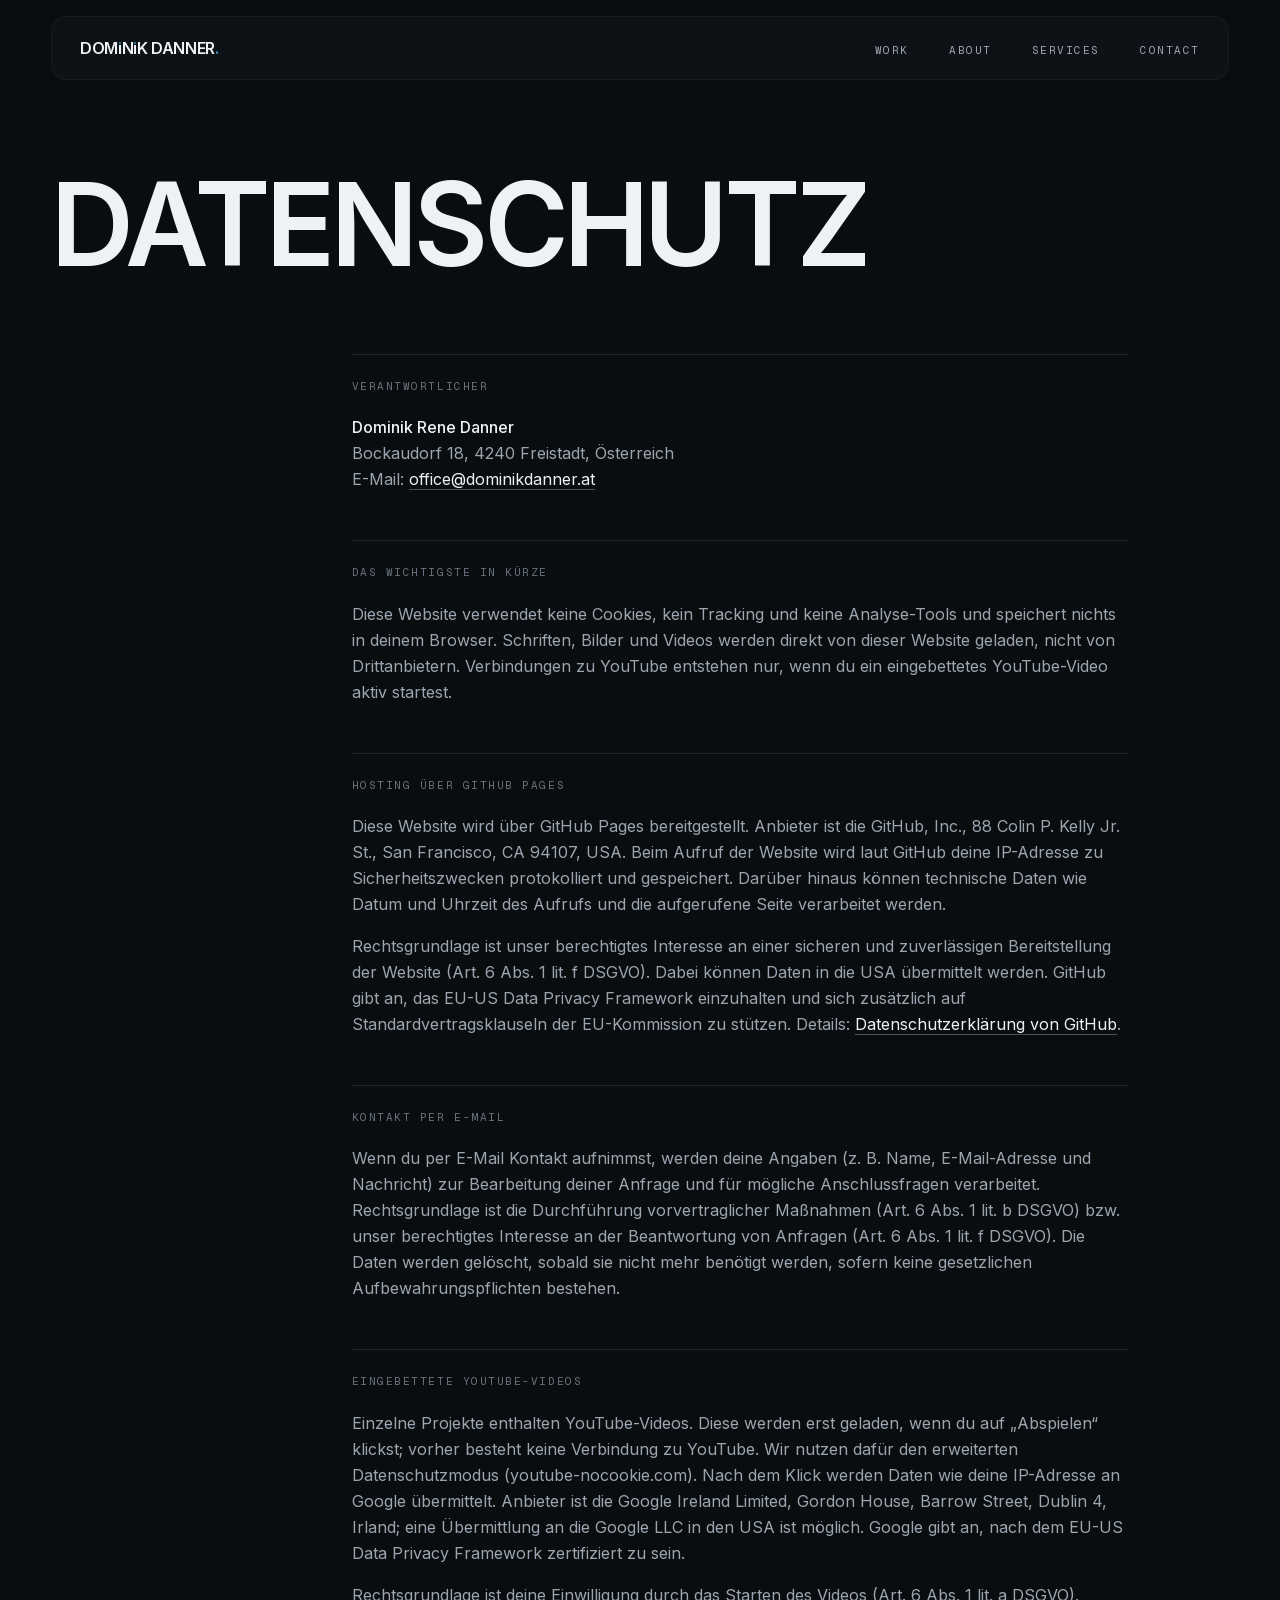
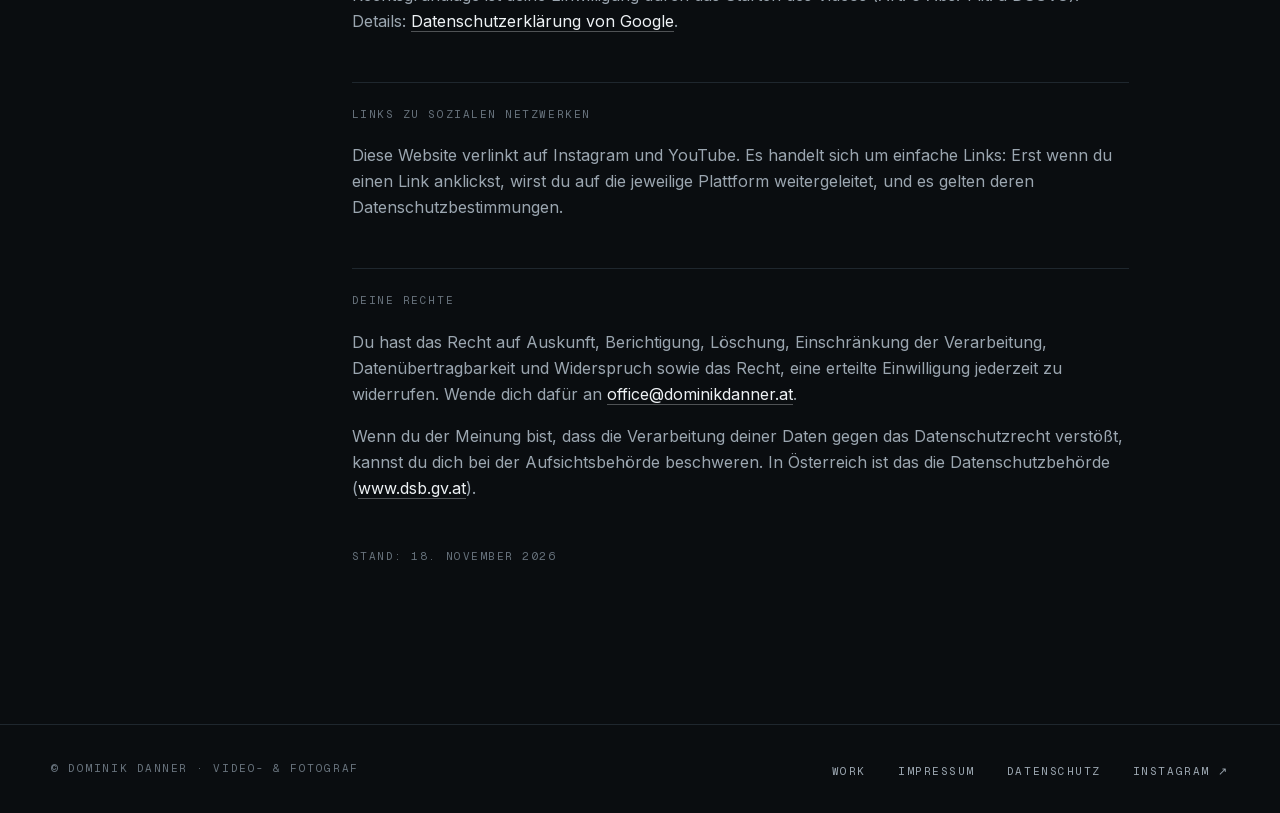
<file: datenschutz/index.html>
<!DOCTYPE html><html lang="de" data-scroll-behavior="smooth" class="MOT0tq_variable FlyLvG_variable antialiased"><head><meta charSet="utf-8"/><meta name="viewport" content="width=device-width, initial-scale=1"/><link rel="preload" href="/_next/static/media/07a39a8a4660cc7c-s.p.0r6juujl39pe6.woff2" as="font" crossorigin="" type="font/woff2"/><link rel="preload" href="/_next/static/media/07c7676b89ed2778-s.p.2bn3s6zvc0dyp.woff2" as="font" crossorigin="" type="font/woff2"/><link rel="stylesheet" href="/_next/static/chunks/1pf7bngf4bfyo.css" data-precedence="next"/><link rel="preload" as="script" fetchPriority="low" href="/_next/static/chunks/1pcw6gskne7pf.js"/><script src="/_next/static/chunks/1wnov70f88xjy.js" async=""></script><script src="/_next/static/chunks/092r-mewpaf3q.js" async=""></script><script src="/_next/static/chunks/0c98xzjfks9hq.js" async=""></script><script src="/_next/static/chunks/turbopack-2u1d16houkiyo.js" async=""></script><script src="/_next/static/chunks/1gcvvfs_yu2kl.js" async=""></script><script src="/_next/static/chunks/3mnpn_xc7t6r1.js" async=""></script><script src="/_next/static/chunks/1ua2kfq9s-me6.js" async=""></script><script src="/_next/static/chunks/2644cg8j3_ogv.js" async=""></script><meta name="theme-color" content="#0a0d10"/><meta name="color-scheme" content="dark"/><title>Datenschutz – Dominik Danner</title><meta name="description" content="Datenschutzerklärung von Dominik Danner."/><meta name="application-name" content="Dominik Danner"/><meta name="author" content="Dominik Danner"/><link rel="canonical" href="https://dominikdanner.at/datenschutz/"/><meta property="og:title" content="Dominik Danner – Video- &amp; Fotograf"/><meta property="og:description" content="Portfolio von Dominik Danner, Video- und Fotograf. Event-Videos, Aftermovies, Social-Media-Content, Brand Films und Fotografie."/><meta property="og:url" content="https://dominikdanner.at/"/><meta property="og:site_name" content="Dominik Danner"/><meta property="og:locale" content="de_AT"/><meta property="og:image" content="https://dominikdanner.at/opengraph-image.png?opengraph-image.1o6camr-9kdqz.png"/><meta property="og:image:type" content="image/png"/><meta property="og:image:width" content="1200"/><meta property="og:image:height" content="630"/><meta property="og:image:alt" content="Dominik Danner – Video- &amp; Fotograf
"/><meta property="og:type" content="website"/><meta name="twitter:card" content="summary_large_image"/><meta name="twitter:title" content="Dominik Danner – Video- &amp; Fotograf"/><meta name="twitter:description" content="Portfolio von Dominik Danner, Video- und Fotograf. Event-Videos, Aftermovies, Social-Media-Content, Brand Films und Fotografie."/><meta name="twitter:image" content="https://dominikdanner.at/opengraph-image.png?opengraph-image.1o6camr-9kdqz.png"/><meta name="twitter:image:alt" content="Dominik Danner – Video- &amp; Fotograf
"/><meta name="twitter:image:type" content="image/png"/><meta name="twitter:image:width" content="1200"/><meta name="twitter:image:height" content="630"/><link rel="icon" href="/icon.png?icon.1b9o078viy2hf.png" sizes="64x64" type="image/png"/><link rel="apple-touch-icon" href="/apple-icon.png?apple-icon.0uh8rb_fdy0hc.png" sizes="180x180" type="image/png"/><meta name="next-size-adjust" content=""/><script>setTimeout(function(){document.documentElement.dataset.intro="seen"},2400);</script><script src="/_next/static/chunks/0cz1d0mv5g_q7.js" noModule=""></script></head><body class="flex min-h-svh flex-col"><div hidden=""><!--$--><!--/$--></div><a href="#main" class="label sr-only z-[60] bg-paper px-4 py-3 text-ink focus:not-sr-only focus:fixed focus:left-4 focus:top-4">Zum Inhalt springen</a><div aria-hidden="true" class="intro-overlay pointer-events-none fixed inset-0 z-[70] flex items-center justify-center bg-ink"><div class="flex flex-col items-center gap-5"><div class="overflow-hidden"><p class="animate-rise font-wide text-[clamp(1.75rem,6vw,4.5rem)] font-semibold leading-none tracking-tight">D<!-- -->O<!-- -->M<span class="logo-i"><span class="logo-i-stem">I</span></span>N<span class="logo-i"><span class="logo-i-stem">I</span></span>K<!-- --> <!-- -->D<!-- -->A<!-- -->N<!-- -->N<!-- -->E<!-- -->R<span class="text-accent">.</span></p></div><div class="intro-bar h-px w-full bg-paper/40"></div><p class="label animate-fade text-mist [animation-delay:0.4s]">Visual stories. Real moments.</p></div></div><header class="gutter pointer-events-none fixed inset-x-0 top-0 z-50 pt-3 md:pt-4"><div class="pointer-events-auto flex h-14 items-center justify-between rounded-2xl border px-5 backdrop-blur-md transition-colors duration-500 md:h-16 md:px-7 border-line/60 bg-ink-raised/60"><a class="font-wide text-sm font-semibold tracking-tight md:text-base" aria-label="Dominik Danner – Startseite" href="/">D<!-- -->O<!-- -->M<span class="logo-i"><span class="logo-i-stem">I</span></span>N<span class="logo-i"><span class="logo-i-stem">I</span></span>K<!-- --> <!-- -->D<!-- -->A<!-- -->N<!-- -->N<!-- -->E<!-- -->R<span class="text-accent">.</span></a><nav aria-label="Hauptnavigation" class="hidden md:block"><ul class="flex items-center gap-10"><li><a class="label group relative py-2 text-mist transition-colors hover:text-paper aria-[current=page]:text-paper" href="/work/">Work<span class="absolute inset-x-0 -bottom-0.5 h-px origin-left scale-x-0 bg-accent transition-transform duration-500 ease-[var(--ease-cinematic)] group-hover:scale-x-100 group-aria-[current=page]:scale-x-100"></span></a></li><li><a class="label group relative py-2 text-mist transition-colors hover:text-paper aria-[current=page]:text-paper" href="/#about">About<span class="absolute inset-x-0 -bottom-0.5 h-px origin-left scale-x-0 bg-accent transition-transform duration-500 ease-[var(--ease-cinematic)] group-hover:scale-x-100 group-aria-[current=page]:scale-x-100"></span></a></li><li><a class="label group relative py-2 text-mist transition-colors hover:text-paper aria-[current=page]:text-paper" href="/#services">Services<span class="absolute inset-x-0 -bottom-0.5 h-px origin-left scale-x-0 bg-accent transition-transform duration-500 ease-[var(--ease-cinematic)] group-hover:scale-x-100 group-aria-[current=page]:scale-x-100"></span></a></li><li><a class="label group relative py-2 text-mist transition-colors hover:text-paper aria-[current=page]:text-paper" href="/#contact">Contact<span class="absolute inset-x-0 -bottom-0.5 h-px origin-left scale-x-0 bg-accent transition-transform duration-500 ease-[var(--ease-cinematic)] group-hover:scale-x-100 group-aria-[current=page]:scale-x-100"></span></a></li></ul></nav><button type="button" class="label -mr-3 flex h-12 items-center px-3 md:hidden" aria-expanded="false" aria-controls="mobile-menu">Menü</button></div></header><main id="main" class="flex-1"><div style="opacity:0"><article class="gutter pb-24 pt-32 md:pb-40 md:pt-44"><h1 class="font-wide text-[clamp(2rem,9vw,8rem)] font-semibold uppercase leading-[0.85] tracking-[-0.04em] break-words hyphens-auto">D<!-- -->a<!-- -->t<!-- -->e<!-- -->n<!-- -->s<!-- -->c<!-- -->h<!-- -->u<!-- -->t<!-- -->z</h1><div class="mt-14 grid md:mt-20 md:grid-cols-12 md:gap-6"><div class="space-y-12 md:col-span-8 md:col-start-4"><section class="border-t border-line pt-6"><h2 class="label mb-5 text-smoke">Verantwortlicher</h2><div class="space-y-4 leading-relaxed text-mist [&amp;_a]:border-b [&amp;_a]:border-paper/30 [&amp;_a]:text-paper [&amp;_a]:transition-colors hover:[&amp;_a]:border-paper [&amp;_strong]:font-medium [&amp;_strong]:text-paper"><p><strong>Dominik Rene Danner</strong><br/>Bockaudorf 18<!-- -->,<!-- --> <!-- -->4240<!-- --> <!-- -->Freistadt<!-- -->, <!-- -->Österreich<br/>E-Mail: <a href="mailto:office@dominikdanner.at">office@dominikdanner.at</a></p></div></section><section class="border-t border-line pt-6"><h2 class="label mb-5 text-smoke">Das Wichtigste in Kürze</h2><div class="space-y-4 leading-relaxed text-mist [&amp;_a]:border-b [&amp;_a]:border-paper/30 [&amp;_a]:text-paper [&amp;_a]:transition-colors hover:[&amp;_a]:border-paper [&amp;_strong]:font-medium [&amp;_strong]:text-paper"><p>Diese Website verwendet keine Cookies, kein Tracking und keine Analyse-Tools und speichert nichts in deinem Browser. Schriften, Bilder und Videos werden direkt von dieser Website geladen, nicht von Drittanbietern. Verbindungen zu YouTube entstehen nur, wenn du ein eingebettetes YouTube-Video aktiv startest.</p></div></section><section class="border-t border-line pt-6"><h2 class="label mb-5 text-smoke">Hosting über GitHub Pages</h2><div class="space-y-4 leading-relaxed text-mist [&amp;_a]:border-b [&amp;_a]:border-paper/30 [&amp;_a]:text-paper [&amp;_a]:transition-colors hover:[&amp;_a]:border-paper [&amp;_strong]:font-medium [&amp;_strong]:text-paper"><p>Diese Website wird über GitHub Pages bereitgestellt. Anbieter ist die GitHub, Inc., 88 Colin P. Kelly Jr. St., San Francisco, CA 94107, USA. Beim Aufruf der Website wird laut GitHub deine IP-Adresse zu Sicherheitszwecken protokolliert und gespeichert. Darüber hinaus können technische Daten wie Datum und Uhrzeit des Aufrufs und die aufgerufene Seite verarbeitet werden.</p><p>Rechtsgrundlage ist unser berechtigtes Interesse an einer sicheren und zuverlässigen Bereitstellung der Website (Art. 6 Abs. 1 lit. f DSGVO). Dabei können Daten in die USA übermittelt werden. GitHub gibt an, das EU-US Data Privacy Framework einzuhalten und sich zusätzlich auf Standardvertragsklauseln der EU-Kommission zu stützen. Details:<!-- --> <a href="https://docs.github.com/en/site-policy/privacy-policies/github-general-privacy-statement" target="_blank" rel="noopener noreferrer">Datenschutzerklärung von GitHub</a>.</p></div></section><section class="border-t border-line pt-6"><h2 class="label mb-5 text-smoke">Kontakt per E-Mail</h2><div class="space-y-4 leading-relaxed text-mist [&amp;_a]:border-b [&amp;_a]:border-paper/30 [&amp;_a]:text-paper [&amp;_a]:transition-colors hover:[&amp;_a]:border-paper [&amp;_strong]:font-medium [&amp;_strong]:text-paper"><p>Wenn du per E-Mail Kontakt aufnimmst, werden deine Angaben (z. B. Name, E-Mail-Adresse und Nachricht) zur Bearbeitung deiner Anfrage und für mögliche Anschlussfragen verarbeitet. Rechtsgrundlage ist die Durchführung vorvertraglicher Maßnahmen (Art. 6 Abs. 1 lit. b DSGVO) bzw. unser berechtigtes Interesse an der Beantwortung von Anfragen (Art. 6 Abs. 1 lit. f DSGVO). Die Daten werden gelöscht, sobald sie nicht mehr benötigt werden, sofern keine gesetzlichen Aufbewahrungspflichten bestehen.</p></div></section><section class="border-t border-line pt-6"><h2 class="label mb-5 text-smoke">Eingebettete YouTube-Videos</h2><div class="space-y-4 leading-relaxed text-mist [&amp;_a]:border-b [&amp;_a]:border-paper/30 [&amp;_a]:text-paper [&amp;_a]:transition-colors hover:[&amp;_a]:border-paper [&amp;_strong]:font-medium [&amp;_strong]:text-paper"><p>Einzelne Projekte enthalten YouTube-Videos. Diese werden erst geladen, wenn du auf „Abspielen“ klickst; vorher besteht keine Verbindung zu YouTube. Wir nutzen dafür den erweiterten Datenschutzmodus (youtube-nocookie.com). Nach dem Klick werden Daten wie deine IP-Adresse an Google übermittelt. Anbieter ist die Google Ireland Limited, Gordon House, Barrow Street, Dublin 4, Irland; eine Übermittlung an die Google LLC in den USA ist möglich. Google gibt an, nach dem EU-US Data Privacy Framework zertifiziert zu sein.</p><p>Rechtsgrundlage ist deine Einwilligung durch das Starten des Videos (Art. 6 Abs. 1 lit. a DSGVO). Details:<!-- --> <a href="https://policies.google.com/privacy" target="_blank" rel="noopener noreferrer">Datenschutzerklärung von Google</a>.</p></div></section><section class="border-t border-line pt-6"><h2 class="label mb-5 text-smoke">Links zu sozialen Netzwerken</h2><div class="space-y-4 leading-relaxed text-mist [&amp;_a]:border-b [&amp;_a]:border-paper/30 [&amp;_a]:text-paper [&amp;_a]:transition-colors hover:[&amp;_a]:border-paper [&amp;_strong]:font-medium [&amp;_strong]:text-paper"><p>Diese Website verlinkt auf Instagram und YouTube. Es handelt sich um einfache Links: Erst wenn du einen Link anklickst, wirst du auf die jeweilige Plattform weitergeleitet, und es gelten deren Datenschutzbestimmungen.</p></div></section><section class="border-t border-line pt-6"><h2 class="label mb-5 text-smoke">Deine Rechte</h2><div class="space-y-4 leading-relaxed text-mist [&amp;_a]:border-b [&amp;_a]:border-paper/30 [&amp;_a]:text-paper [&amp;_a]:transition-colors hover:[&amp;_a]:border-paper [&amp;_strong]:font-medium [&amp;_strong]:text-paper"><p>Du hast das Recht auf Auskunft, Berichtigung, Löschung, Einschränkung der Verarbeitung, Datenübertragbarkeit und Widerspruch sowie das Recht, eine erteilte Einwilligung jederzeit zu widerrufen. Wende dich dafür an<!-- --> <a href="mailto:office@dominikdanner.at">office@dominikdanner.at</a>.</p><p>Wenn du der Meinung bist, dass die Verarbeitung deiner Daten gegen das Datenschutzrecht verstößt, kannst du dich bei der Aufsichtsbehörde beschweren. In Österreich ist das die Datenschutzbehörde (<a href="https://www.dsb.gv.at" target="_blank" rel="noopener noreferrer">www.dsb.gv.at</a>).</p></div></section><p class="label text-smoke">Stand: <!-- -->18. November 2026</p></div></div></article><!--$--><!--/$--></div></main><footer class="gutter border-t border-line py-8"><div class="flex flex-col gap-4 md:flex-row md:items-center md:justify-between"><p class="label text-smoke">© <!-- -->Dominik Danner<!-- --> · <!-- -->Video- &amp; Fotograf</p><ul class="flex flex-wrap gap-x-8 gap-y-3"><li><a class="label text-mist transition-colors hover:text-paper" href="/work/">Work</a></li><li><a class="label text-mist transition-colors hover:text-paper" href="/impressum/">Impressum</a></li><li><a class="label text-mist transition-colors hover:text-paper" href="/datenschutz/">Datenschutz</a></li><li><a href="https://www.instagram.com/createdbydomi/" target="_blank" rel="noopener noreferrer" class="label text-mist transition-colors hover:text-paper">Instagram ↗</a></li></ul></div></footer><script id="_R_">(globalThis["TURBOPACK"] || (globalThis["TURBOPACK"] = [])).push({"otherChunks":["static/chunks/1pcw6gskne7pf.js","static/chunks/1wnov70f88xjy.js","static/chunks/092r-mewpaf3q.js","static/chunks/0c98xzjfks9hq.js"],"runtimeModuleIds":[94553]});</script><script src="/_next/static/chunks/1pcw6gskne7pf.js" async=""></script><script>(self.__next_f=self.__next_f||[]).push([0])</script><script>self.__next_f.push([1,"1:\"$Sreact.fragment\"\n2:\"/_next/static/chunks/1gcvvfs_yu2kl.js\"\n3:\"/_next/static/chunks/3mnpn_xc7t6r1.js\"\n4:I[92130,[\"$2\",\"$3\"],\"MotionProvider\"]\n5:I[92653,[\"$2\",\"$3\"],\"SiteGate\"]\n6:I[50309,[\"$2\",\"$3\"],\"SiteHeader\"]\n7:\"/_next/static/chunks/1ua2kfq9s-me6.js\"\n8:I[39756,[\"$7\"],\"default\"]\n9:\"/_next/static/chunks/2644cg8j3_ogv.js\"\na:I[16868,[\"$2\",\"$3\",\"$9\"],\"default\"]\nb:I[37457,[\"$7\"],\"default\"]\nc:I[22016,[\"$2\",\"$3\"],\"\"]\n15:I[68027,[\"$2\",\"$3\"],\"default\",1]\n:HL[\"/_next/static/chunks/1pf7bngf4bfyo.css\",\"style\"]\n:HL[\"/_next/static/media/07a39a8a4660cc7c-s.p.0r6juujl39pe6.woff2\",\"font\",{\"crossOrigin\":\"\",\"type\":\"font/woff2\"}]\n:HL[\"/_next/static/media/07c7676b89ed2778-s.p.2bn3s6zvc0dyp.woff2\",\"font\",{\"crossOrigin\":\"\",\"type\":\"font/woff2\"}]\n11:X\n12:[[\"children\",{\"s\":\"__PAGE__\",\"h\":512,\"d\":{\"r\":\"$L13\",\"p\":false,\"v\":null}}]]\nf:[[\"children\",{\"s\":\"datenschutz\",\"h\":512,\"d\":{\"r\":\"$L10\",\"p\":false,\"v\":\"$11\"},\"c\":\"$Q12\"}]]\n0:{\"P\":null,\"c\":[\"\",\"datenschutz\",\"\"],\"q\":\"\",\"i\":false,\"t\":{\"t\":{\"s\":\"\",\"h\":528,\"d\":{\"r\":[\"$\",\"$1\",\"c\",{\"children\":[[[\"$\",\"link\",\"0\",{\"rel\":\"stylesheet\",\"href\":\"/_next/static/chunks/1pf7bngf4bfyo.css\",\"precedence\":\"next\",\"crossOrigin\":\"$undefined\",\"nonce\":\"$undefined\"}],[\"$\",\"script\",\"script-0\",{\"src\":\"/_next/static/chunks/1gcvvfs_yu2kl.js\",\"async\":true,\"nonce\":\"$undefined\"}],[\"$\",\"script\",\"script-1\",{\"src\":\"/_next/static/chunks/3mnpn_xc7t6r1.js\",\"async\":true,\"nonce\":\"$undefined\"}]],[\"$\",\"html\",null,{\"lang\":\"de\",\"data-scroll-behavior\":\"smooth\",\"className\":\"MOT0tq_variable FlyLvG_variable antialiased\",\"suppressHydrationWarning\":true,\"children\":[[\"$\",\"head\",null,{\"children\":[\"$\",\"script\",null,{\"dangerouslySetInnerHTML\":{\"__html\":\"setTimeout(function(){document.documentElement.dataset.intro=\\\"seen\\\"},2400);\"}}]}],[\"$\",\"body\",null,{\"className\":\"flex min-h-svh flex-col\",\"children\":[[\"$\",\"a\",null,{\"href\":\"#main\",\"className\":\"label sr-only z-[60] bg-paper px-4 py-3 text-ink focus:not-sr-only focus:fixed focus:left-4 focus:top-4\",\"children\":\"Zum Inhalt springen\"}],[\"$\",\"div\",null,{\"aria-hidden\":\"true\",\"className\":\"intro-overlay pointer-events-none fixed inset-0 z-[70] flex items-center justify-center bg-ink\",\"children\":[\"$\",\"div\",null,{\"className\":\"flex flex-col items-center gap-5\",\"children\":[[\"$\",\"div\",null,{\"className\":\"overflow-hidden\",\"children\":[\"$\",\"p\",null,{\"className\":\"animate-rise font-wide text-[clamp(1.75rem,6vw,4.5rem)] font-semibold leading-none tracking-tight\",\"children\":[[[\"$\",\"$1\",\"0\",{\"children\":\"D\"}],[\"$\",\"$1\",\"1\",{\"children\":\"O\"}],[\"$\",\"$1\",\"2\",{\"children\":\"M\"}],[\"$\",\"span\",\"3\",{\"className\":\"logo-i\",\"children\":[\"$\",\"span\",null,{\"className\":\"logo-i-stem\",\"children\":\"I\"}]}],[\"$\",\"$1\",\"4\",{\"children\":\"N\"}],[\"$\",\"span\",\"5\",{\"className\":\"logo-i\",\"children\":[\"$\",\"span\",null,{\"className\":\"logo-i-stem\",\"children\":\"I\"}]}],[\"$\",\"$1\",\"6\",{\"children\":\"K\"}],[\"$\",\"$1\",\"7\",{\"children\":\" \"}],[\"$\",\"$1\",\"8\",{\"children\":\"D\"}],[\"$\",\"$1\",\"9\",{\"children\":\"A\"}],[\"$\",\"$1\",\"10\",{\"children\":\"N\"}],[\"$\",\"$1\",\"11\",{\"children\":\"N\"}],[\"$\",\"$1\",\"12\",{\"children\":\"E\"}],[\"$\",\"$1\",\"13\",{\"children\":\"R\"}]],[\"$\",\"span\",null,{\"className\":\"text-accent\",\"children\":\".\"}]]}]}],[\"$\",\"div\",null,{\"className\":\"intro-bar h-px w-full bg-paper/40\"}],[\"$\",\"p\",null,{\"className\":\"label animate-fade text-mist [animation-delay:0.4s]\",\"children\":\"Visual stories. Real moments.\"}]]}]}],[\"$\",\"$L4\",null,{\"children\":[\"$\",\"$L5\",null,{\"children\":[[\"$\",\"$L6\",null,{}],[\"$\",\"main\",null,{\"id\":\"main\",\"className\":\"flex-1\",\"children\":[\"$\",\"$L8\",null,{\"parallelRouterKey\":\"children\",\"error\":\"$undefined\",\"errorStyles\":\"$undefined\",\"errorScripts\":\"$undefined\",\"template\":[\"$\",\"$La\",null,{\"children\":[\"$\",\"$Lb\",null,{}]}],\"templateStyles\":[],\"templateScripts\":[[\"$\",\"script\",\"script-0\",{\"src\":\"/_next/static/chunks/2644cg8j3_ogv.js\",\"async\":true,\"nonce\":\"$undefined\"}]],\"notFound\":[[\"$\",\"section\",null,{\"className\":\"gutter flex min-h-[80svh] flex-col justify-end pb-16 pt-32\",\"children\":[[\"$\",\"p\",null,{\"className\":\"label text-smoke\",\"children\":\"Fehler 404\"}],[\"$\",\"h1\",null,{\"className\":\"mt-6 font-wide text-[clamp(3rem,12vw,11rem)] font-semibold uppercase leading-[0.85] tracking-[-0.04em]\",\"children\":\"Nicht im Bild\"}],[\"$\",\"p\",null,{\"className\":\"mt-8 max-w-md leading-relaxed text-mist\",\"children\":\"Diese Seite existiert nicht oder wurde verschoben.\"}],[\"$\",\"div\",null,{\"className\":\"mt-10 flex gap-8\",\"children\":[[\"$\",\"$Lc\",null,{\"href\":\"/\",\"className\":\"border-b border-paper pb-1 text-sm font-medium\",\"children\":\"Zur Startseite\"}],[\"$\",\"$Lc\",null,{\"href\":\"/work\",\"className\":\"border-b border-paper/40 pb-1 text-sm font-medium text-mist hover:text-paper\",\"children\":\"Alle Projekte\"}]]}]]}],[]],\"forbidden\":\"$undefined\",\"unauthorized\":\"$undefined\"}]}],[\"$\",\"footer\",null,{\"className\":\"gutter border-t border-line py-8\",\"children\":[\"$\",\"div\",null,{\"className\":\"flex flex-col gap-4 md:flex-row md:items-center md:justify-between\",\"children\":[[\"$\",\"p\",null,{\"className\":\"label text-smoke\",\"children\":[\"© \",\"Dominik Danner\",\" · \",\"Video- \u0026 Fotograf\"]}],[\"$\",\"ul\",null,{\"className\":\"flex flex-wrap gap-x-8 gap-y-3\",\"children\":[[\"$\",\"li\",null,{\"children\":[\"$\",\"$Lc\",null,{\"href\":\"/work\",\"className\":\"label text-mist transition-colors hover:text-paper\",\"children\":\"Work\"}]}],[\"$\",\"li\",null,{\"children\":[\"$\",\"$Lc\",null,{\"href\":\"/impressum\",\"className\":\"label text-mist transition-colors hover:text-paper\",\"children\":\"Impressum\"}]}],[\"$\",\"li\",null,{\"children\":[\"$\",\"$Lc\",null,{\"href\":\"/datenschutz\",\"className\":\"label text-mist transition-colors hover:text-paper\",\"children\":\"Datenschutz\"}]}],[\"$\",\"li\",null,{\"children\":[\"$\",\"a\",null,{\"href\":\"https://www.instagram.com/createdbydomi/\",\"target\":\"_blank\",\"rel\":\"noopener noreferrer\",\"className\":\"label text-mist transition-colors hover:text-paper\",\"children\":\"Instagram ↗\"}]}]]}]]}]}],\"$Ld\",\"$Le\"]}]}]]}]]}]]}],\"p\":false,\"v\":null},\"c\":\"$Qf\"},\"h\":{\"r\":\"$L14\",\"p\":false,\"v\":null}},\"m\":\"$undefined\",\"G\":[\"$15\",[\"$L16\"]],\"S\":true,\"r\":\"$undefined\",\"s\":\"$undefined\",\"a\":\"$undefined\",\"l\":\"$undefined\",\"p\":\"$undefined\",\"d\":\"$undefined\",\"b\":\"FF-bHfj5tIjT2d6JC8Sno\"}\n17:I[77852,[\"$2\",\"$3\"],\"ViewCursor\"]\n18:\"AccentDotsCalibrator\"\n19:I[80288,[\"$2\",\"$3\"],\"$18\"]\n20:\"ViewportBoundary\"\n21:I[97367,[\"$7\"],\"$20\"]\n23:\"MetadataBoundary\"\n24:I[97367,[\"$7\"],\"$23\"]\n25:\"$Sreact.suspense\"\nd:[\"$\",\"$L17\",null,{}]\ne:[\"$\",\"$L19\",null,{}]\n10:[\"$\",\"$1\",\"c\",{\"children\":[null,[\"$\",\"$L8\",null,{\"parallelRouterKey\":\"children\",\"error\":\"$undefined\",\"errorStyles\":\"$undefined\",\"errorScripts\":\"$undefined\",\"template\":[\"$\",\"$Lb\",null,{}],\"templateStyles\":\"$undefined\",\"templateScripts\":\"$undefined\",\"notFound\":\"$undefined\",\"forbidden\":\"$undefined\",\"unauthorized\":\"$undefined\"}]]}]\n13:[\"$\",\"$1\",\"c\",{\"children\":[[\"$\",\"article\",null,{\"className\":\"gutter pb-24 pt-32 md:pb-40 md:pt-44\",\"children\":[[\"$\",\"h1\",null,{\"className\":\"font-wide text-[clamp(2rem,9vw,8rem)] font-semibold uppercase leading-[0.85] tracking-[-0.04em] break-words hyphens-auto\",\"children\":[[\"$\",\"$1\",\"0\",{\"children\":\"D\"}],[\"$\",\"$1\",\"1\",{\"children\":\"a\"}],[\"$\",\"$1\",\"2\",{\"children\":\"t\"}],[\"$\",\"$1\",\"3\",{\"children\":\"e\"}],[\"$\",\"$1\",\"4\",{\"children\":\"n\"}],[\"$\",\"$1\",\"5\",{\"children\":\"s\"}],[\"$\",\"$1\",\"6\",{\"children\":\"c\"}],[\"$\",\"$1\",\"7\",{\"children\":\"h\"}],[\"$\",\"$1\",\"8\",{\"children\":\"u\"}],[\"$\",\"$1\",\"9\",{\"children\":\"t\"}],[\"$\",\"$1\",\"10\",{\"children\":\"z\"}]]}],[\"$\",\"div\",null,{\"className\":\"mt-14 grid md:mt-20 md:grid-cols-12 md:gap-6\",\"children\":[\"$\",\"div\",null,{\"className\":\"space-y-12 md:col-span-8 md:col-start-4\",\"children\":[[\"$\",\"section\",null,{\"className\":\"border-t border-line pt-6\",\"children\":[[\"$\",\"h2\",null,{\"className\":\"label mb-5 text-smoke\",\"children\":\"Verantwortlicher\"}],[\"$\",\"div\",null,{\"className\":\"space-y-4 leading-relaxed text-mist [\u0026_a]:border-b [\u0026_a]:border-paper/30 [\u0026_a]:text-paper [\u0026_a]:transition-colors hover:[\u0026_a]:border-paper [\u0026_strong]:font-medium [\u0026_strong]:text-paper\",\"children\":[\"$\",\"p\",null,{\"children\":[[\"$\",\"strong\",null,{\"children\":\"Dominik Rene Danner\"}],\"\",[\"$\",\"br\",null,{}],\"Bockaudorf 18\",\",\",\" \",\"4240\",\" \",\"Freistadt\",\", \",\"Österreich\",[\"$\",\"br\",null,{}],\"E-Mail: \",[\"$\",\"a\",null,{\"href\":\"mailto:office@dominikdanner.at\",\"children\":\"office@dominikdanner.at\"}]]}]}]]}],[\"$\",\"section\",null,{\"className\":\"border-t border-line pt-6\",\"children\":[[\"$\",\"h2\",null,{\"className\":\"label mb-5 text-smoke\",\"children\":\"Das Wichtigste in Kürze\"}],[\"$\",\"div\",null,{\"className\":\"space-y-4 leading-relaxed text-mist [\u0026_a]:border-b [\u0026_a]:border-paper/30 [\u0026_a]:text-paper [\u0026_a]:transition-colors hover:[\u0026_a]:border-paper [\u0026_strong]:font-medium [\u0026_strong]:text-paper\",\"children\":[\"$\",\"p\",null,{\"children\":\"Diese Website verwendet keine Cookies, kein Tracking und keine Analyse-Tools und speichert nichts in deinem Browser. Schriften, Bilder und Videos werden direkt von dieser Website geladen, nicht von Drittanbietern. Verbindungen zu YouTube entstehen nur, wenn du ein eingebettetes YouTube-Video aktiv startest.\"}]}]]}],[\"$\",\"section\",null,{\"className\":\"border-t border-line pt-6\",\"children\":[[\"$\",\"h2\",null,{\"className\":\"label mb-5 text-smoke\",\"children\":\"Hosting über GitHub Pages\"}],[\"$\",\"div\",null,{\"className\":\"space-y-4 leading-relaxed text-mist [\u0026_a]:border-b [\u0026_a]:border-paper/30 [\u0026_a]:text-paper [\u0026_a]:transition-colors hover:[\u0026_a]:border-paper [\u0026_strong]:font-medium [\u0026_strong]:text-paper\",\"children\":[[\"$\",\"p\",null,{\"children\":\"Diese Website wird über GitHub Pages bereitgestellt. Anbieter ist die GitHub, Inc., 88 Colin P. Kelly Jr. St., San Francisco, CA 94107, USA. Beim Aufruf der Website wird laut GitHub deine IP-Adresse zu Sicherheitszwecken protokolliert und gespeichert. Darüber hinaus können technische Daten wie Datum und Uhrzeit des Aufrufs und die aufgerufene Seite verarbeitet werden.\"}],[\"$\",\"p\",null,{\"children\":[\"Rechtsgrundlage ist unser berechtigtes Interesse an einer sicheren und zuverlässigen Bereitstellung der Website (Art. 6 Abs. 1 lit. f DSGVO). Dabei können Daten in die USA übermittelt werden. GitHub gibt an, das EU-US Data Privacy Framework einzuhalten und sich zusätzlich auf Standardvertragsklauseln der EU-Kommission zu stützen. Details:\",\" \",[\"$\",\"a\",null,{\"href\":\"https://docs.github.com/en/site-policy/privacy-policies/github-general-privacy-statement\",\"target\":\"_blank\",\"rel\":\"noopener noreferrer\",\"children\":\"Datenschutzerklärung von GitHub\"}],\".\"]}]]}]]}],[\"$\",\"section\",null,{\"className\":\"border-t border-line pt-6\",\"children\":[[\"$\",\"h2\",null,{\"className\":\"label mb-5 text-smoke\",\"children\":\"Kontakt per E-Mail\"}],[\"$\",\"div\",null,{\"className\":\"space-y-4 leading-relaxed text-mist [\u0026_a]:border-b [\u0026_a]:border-paper/30 [\u0026_a]:text-paper [\u0026_a]:transition-colors hover:[\u0026_a]:border-paper [\u0026_strong]:font-medium [\u0026_strong]:text-paper\",\"children\":\"$L1a\"}]]}],\"$L1b\",\"$L1c\",\"$L1d\",\"$L1e\"]}]}]]}],null,\"$L1f\"]}]\n14:[\"$\",\"$1\",\"h\",{\"children\":[null,[\"$\",\"$L21\",null,{\"children\":\"$L22\"}],[\"$\",\"$L24\",null,{\"children\":[[\"$\",\"div\",null,{\"hidden\":true,\"children\":[\"$\",\"$25\",null,{\"name\":\"Next.Metadata\",\"children\":\"$L26\"}]}],null]}],[\"$\",\"meta\",null,{\"name\":\"next-size-adjust\",\"content\":\"\"}]]}]\n16:[\"$\",\"link\",\"0\",{\"rel\":\"stylesheet\",\"href\":\"/_next/static/chunks/1pf7bngf4bfyo.css\",\"precedence\":\"next\",\"crossOrigin\":\"$undefined\",\"nonce\":\"$undefined\"}]\n27:I[97367,[\"$7\"],\"OutletBoundary\"]\n11:C\n1a:[\"$\",\"p\",null,{\"children\":\"Wenn du per E-Mail Kontakt aufnimmst, werden deine Angaben (z. B. Name, E-Mail-Adresse und Nachricht) zur Bearbeitung deiner Anfrage und für mögliche Anschlussfragen verarbeitet. Rechtsgrundlage ist die Durchführung vorvertraglicher Maßnahmen (Art. 6 Abs. 1 lit. b DSGVO) bzw. unser berechtigtes Interesse an der Beantwortung von Anfragen (Art. 6 Abs. 1 lit. f DSGVO). Die Daten werden gelöscht, sobald sie nicht mehr benötigt werden, sofern keine gesetzlichen Aufbewahrungspflichten bestehen.\"}]\n1b:[\"$\",\"section\",null,{\"className\":\"border-t border-line pt-6\",\"children\":[[\"$\",\"h2\",null,{\"className\":\"label mb-5 text-smoke\",\"children\":\"Eingebettete YouTube-Videos\"}],[\"$\",\"div\",null,{\"className\":\"space-y-4 leading-relaxed text-mist [\u0026_a]:border-b [\u0026_a]:border-paper/30 [\u0026_a]:text-paper [\u0026_a]:transition-colors hover:[\u0026_a]:border-paper [\u0026_strong]:font-medium [\u0026_strong]:text-paper\",\"children\":[[\"$\",\"p\",null,{\"children\":\"Einzelne Projekte enthalten YouTube-Videos. Diese werden erst geladen, wenn du auf „Abspielen“ klickst; vorher besteht keine Verbindung zu YouTube. Wir nutzen dafür den erweiterten Datenschutzmodus (youtube-nocookie.com). Nach dem Klick werden Daten wie deine IP-Adresse an Google übermittelt. Anbieter ist die Google Ireland Limited, Gordon House, Barrow Street, Dublin 4, Irland; eine Übermittlung an die Google LLC in den USA ist möglich. Google gibt an, nach dem EU-US Data Privacy Framework zertifiziert zu sein.\"}],[\"$\",\"p\",null,{\"children\":[\"Rechtsgrundlage ist deine Einwilligung durch das Starten des Videos (Art. 6 Abs. 1 lit. a DSGVO). Details:\",\" \",[\"$\",\"a\",null,{\"href\":\"https://policies.google.com/privacy\",\"target\":\"_blank\",\"rel\":\"noopener noreferrer\",\"children\":\"Datenschutzerklärung von Google\"}],\".\"]}]]}]]}]\n1c:[\"$\",\"section\",null,{\"className\":\"border-t border-line pt-6\",\"children\":[[\"$\",\"h2\",null,{\"className\":\"label mb-5 text-smoke\",\"children\":\"Links zu sozialen Netzwerken\"}],[\"$\",\"div\",null,{\"className\":\"space-y-4 leading-relaxed text-mist [\u0026_a]:border-b [\u0026_a]:border-paper/30 [\u0026_a]:text-paper [\u0026_a]:transition-colors hover:[\u0026_a]:border-paper [\u0026_strong]:font-medium [\u0026_strong]:text-paper\",\"children\":[\"$\",\"p\",null,{\"children\":\"Diese Website verlinkt auf Instagram und YouTube. Es handelt sich um einfache Links: Erst wenn du einen Link anklickst, wirst du auf die jeweilige Plattform weitergeleitet, und es gelten deren Datenschutzbestimmungen.\"}]}]]}]\n1d:[\"$\",\"section\",null,{\"className\":\"border-t border-line pt-6\",\"children\":[[\"$\",\"h2\",null,{\"className\":\"label mb-5 text-smoke\",\"children\":\"Deine Rechte\"}],[\"$\",\"div\",null,{\"className\":\"space-y-4 leading-relaxed text-mist [\u0026_a]:border-b [\u0026_a]:border-paper/30 [\u0026_a]:text-paper [\u0026_a]:transition-colors hover:[\u0026_a]:border-paper [\u0026_strong]:font-medium [\u0026_strong]:text-paper\",\"children\":[[\"$\",\"p\",null,{\"children\":[\"Du hast das Recht auf Auskunft, Berichtigung, Löschung, Einschränkung der Verarbeitung, Datenübertragbarkeit und Widerspruch sowie das Recht, eine erteilte Einwilligung jederzeit zu widerrufen. Wende dich dafür an\",\" \",[\"$\",\"a\",null,{\"href\":\"mailto:office@dominikdanner.at\",\"children\":\"office@dominikdanner.at\"}],\".\"]}],[\"$\",\"p\",null,{\"children\":[\"Wenn du der Meinung bist, dass die Verarbeitung deiner Daten gegen das Datenschutzrecht verstößt, kannst du dich bei der Aufsichtsbehörde beschweren. In Österreich ist das die Datenschutzbehörde (\",[\"$\",\"a\",null,{\"href\":\"https://www.dsb.gv.at\",\"target\":\"_blank\",\"rel\":\"noopener noreferrer\",\"children\":\"www.dsb.gv.at\"}],\").\"]}]]}]]}]\n1e:[\"$\",\"p\",null,{\"className\":\"label text-smoke\",\"children\":[\"Stand: \",\"18. November 2026\"]}]\n1f:[\"$\",\"$L27\",null,{\"children\":[\"$\",\"$25\",null,{\"name\":\"Next.MetadataOutlet\",\"children\":\"$@28\"}]}]\n22:[[\"$\",\"meta\",\"0\",{\"charSet\":\"utf-8\"}],[\"$\",\"meta\",\"1\",{\"name\":\"viewport\",\"content\":\"width=device-width, initial-scale=1\"}],[\"$\",\"meta\",\"2\",{\"name\":\"theme-color\",\"content\":\"#0a0d10\"}],[\"$\",\"meta\",\"3\",{\"name\":\"color-scheme\",\"content\":\"dark\"}]]\n29:I[27201,[\"$7\"],\"IconMark\"]\n26:[[\"$\",\"title\",\"0\",{\"children\":\"Datenschutz – Dominik Danner\"}],[\"$\",\"meta\",\"1\",{\"name\":\"description\",\"content\":\"Datenschutzerklärung von Dominik Danner.\"}],[\"$\",\"meta\",\"2\",{\"name\":\"application-name\",\"content\":\"Dominik Danner\"}],[\"$\",\"meta\",\"3\",{\"name\":\"author\",\"content\":\"Dominik Danner\"}],[\"$\",\"link\",\"4\",{\"rel\":\"canonical\",\"href\":\"https://dominikdanner.at/datenschutz/\"}],[\"$\",\"meta\",\"5\",{\"property\":\"og:title\",\"content\":\"Dominik Danner – Video- \u0026 Fotograf\"}],[\"$\",\"meta\",\"6\",{\"property\":\"og:description\",\"content\":\"Portfolio von Dominik Danner, Video- und Fotograf. Event-Videos, Aftermovies, Social-Media-Content, Brand Films und Fotografie.\"}],[\"$\",\"meta\",\"7\",{\"property\":\"og:url\",\"content\":\"https://dominikdanner.at/\"}],[\"$\",\"meta\",\"8\",{\"property\":\"og:site_name\",\"content\":\"Dominik Danner\"}],[\"$\",\"meta\",\"9\",{\"property\":\"og:locale\",\"content\":\"de_AT\"}],[\"$\",\"meta\",\"10\",{\"property\":\"og:image\",\"content\":\"https://dominikdanner.at/opengraph-image.png?opengraph-image.1o6camr-9kdqz.png\"}],[\"$\",\"meta\",\"11\",{\"property\":\"og:image:type\",\"content\":\"image/png\"}],[\"$\",\"meta\",\"12\",{\"property\":\"og:image:width\",\"content\":\"1200\"}],[\"$\",\"meta\",\"13\",{\"property\":\"og:image:height\",\"content\":\"630\"}],[\"$\",\"meta\",\"14\",{\"property\":\"og:image:alt\",\"content\":\"Dominik Danner – Video- \u0026 Fotograf\\n\"}],[\"$\",\"meta\",\"15\",{\"property\":\"og:type\",\"content\":\"website\"}],[\"$\",\"meta\",\"16\",{\"name\":\"twitter:card\",\"content\":\"summary_large_image\"}],[\"$\",\"meta\",\"17\",{\"name\":\"twitter:title\",\"content\":\"Dominik Danner – Video- \u0026 Fotograf\"}],[\"$\",\"meta\",\"18\",{\"name\":\"twitter:description\",\"content\":\"Portfolio von Dominik Danner, Video- und Fotograf. Event-Videos, Aftermovies, Social-Media-Content, Brand Films und Fotografie.\"}],[\"$\",\"meta\",\"19\",{\"name\":\"twitter:image\",\"content\":\"https://dominikdanner.at/opengraph-image.png?opengraph-image.1o6camr-9kdqz.png\"}],[\"$\",\"meta\",\"20\",{\"name\":\"twitter:image:alt\",\"content\":\"Dominik Danner – Video- \u0026 Fotograf\\n\"}],[\"$\",\"meta\",\"21\",{\"name\":\"twitter:image:type\",\"content\":\"image/png\"}],[\"$\",\"meta\",\"22\",{\"name\":\"twitter:image:width\",\"content\":\"1200\"}],[\"$\",\"meta\",\"23\",{\"name\":\"twitter:image:height\",\"content\":\"630\"}],[\"$\",\"link\",\"24\",{\"rel\":\"icon\",\"href\":\"/icon.png?icon.1b9o078viy2hf.png\",\"sizes\":\"64x64\",\"type\":\"image/png\"}],[\"$\",\"link\",\"25\",{\"rel\":\"apple-touch-icon\",\"href\":\"/apple-icon.png?apple-icon.0uh8rb_fdy0hc.png\",\"sizes\":\"180x180\",\"type\":\"image/png\"}],[\"$\",\"$L29\",\"26\",{}]]\n28:null\n"])</script></body></html>
</file>
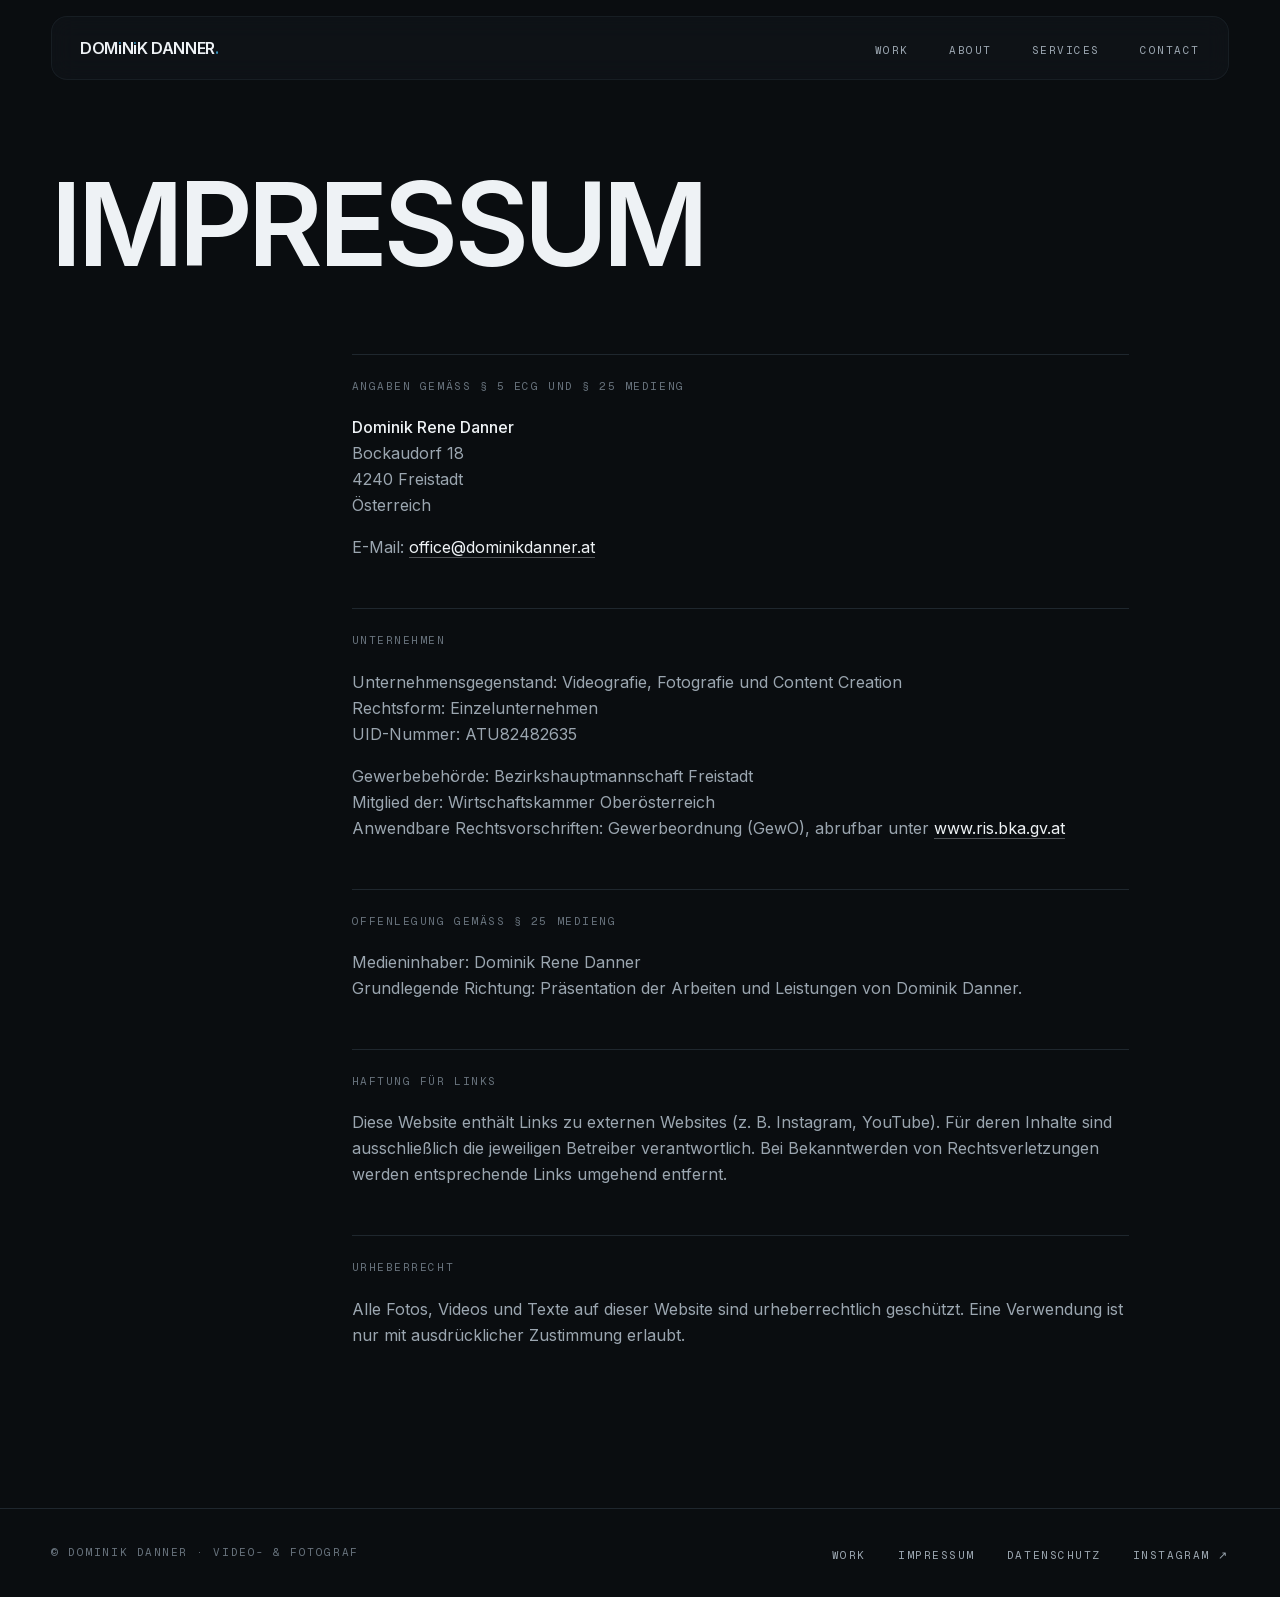
<file: impressum/index.html>
<!DOCTYPE html><html lang="de" data-scroll-behavior="smooth" class="MOT0tq_variable FlyLvG_variable antialiased"><head><meta charSet="utf-8"/><meta name="viewport" content="width=device-width, initial-scale=1"/><link rel="preload" href="/_next/static/media/07a39a8a4660cc7c-s.p.0r6juujl39pe6.woff2" as="font" crossorigin="" type="font/woff2"/><link rel="preload" href="/_next/static/media/07c7676b89ed2778-s.p.2bn3s6zvc0dyp.woff2" as="font" crossorigin="" type="font/woff2"/><link rel="stylesheet" href="/_next/static/chunks/1pf7bngf4bfyo.css" data-precedence="next"/><link rel="preload" as="script" fetchPriority="low" href="/_next/static/chunks/1pcw6gskne7pf.js"/><script src="/_next/static/chunks/1wnov70f88xjy.js" async=""></script><script src="/_next/static/chunks/092r-mewpaf3q.js" async=""></script><script src="/_next/static/chunks/0c98xzjfks9hq.js" async=""></script><script src="/_next/static/chunks/turbopack-2u1d16houkiyo.js" async=""></script><script src="/_next/static/chunks/1gcvvfs_yu2kl.js" async=""></script><script src="/_next/static/chunks/3mnpn_xc7t6r1.js" async=""></script><script src="/_next/static/chunks/1ua2kfq9s-me6.js" async=""></script><script src="/_next/static/chunks/2644cg8j3_ogv.js" async=""></script><meta name="theme-color" content="#0a0d10"/><meta name="color-scheme" content="dark"/><title>Impressum – Dominik Danner</title><meta name="description" content="Impressum und Offenlegung von Dominik Danner."/><meta name="application-name" content="Dominik Danner"/><meta name="author" content="Dominik Danner"/><link rel="canonical" href="https://dominikdanner.at/impressum/"/><meta property="og:title" content="Dominik Danner – Video- &amp; Fotograf"/><meta property="og:description" content="Portfolio von Dominik Danner, Video- und Fotograf. Event-Videos, Aftermovies, Social-Media-Content, Brand Films und Fotografie."/><meta property="og:url" content="https://dominikdanner.at/"/><meta property="og:site_name" content="Dominik Danner"/><meta property="og:locale" content="de_AT"/><meta property="og:image" content="https://dominikdanner.at/opengraph-image.png?opengraph-image.1o6camr-9kdqz.png"/><meta property="og:image:type" content="image/png"/><meta property="og:image:width" content="1200"/><meta property="og:image:height" content="630"/><meta property="og:image:alt" content="Dominik Danner – Video- &amp; Fotograf
"/><meta property="og:type" content="website"/><meta name="twitter:card" content="summary_large_image"/><meta name="twitter:title" content="Dominik Danner – Video- &amp; Fotograf"/><meta name="twitter:description" content="Portfolio von Dominik Danner, Video- und Fotograf. Event-Videos, Aftermovies, Social-Media-Content, Brand Films und Fotografie."/><meta name="twitter:image" content="https://dominikdanner.at/opengraph-image.png?opengraph-image.1o6camr-9kdqz.png"/><meta name="twitter:image:alt" content="Dominik Danner – Video- &amp; Fotograf
"/><meta name="twitter:image:type" content="image/png"/><meta name="twitter:image:width" content="1200"/><meta name="twitter:image:height" content="630"/><link rel="icon" href="/icon.png?icon.1b9o078viy2hf.png" sizes="64x64" type="image/png"/><link rel="apple-touch-icon" href="/apple-icon.png?apple-icon.0uh8rb_fdy0hc.png" sizes="180x180" type="image/png"/><meta name="next-size-adjust" content=""/><script>setTimeout(function(){document.documentElement.dataset.intro="seen"},2400);</script><script src="/_next/static/chunks/0cz1d0mv5g_q7.js" noModule=""></script></head><body class="flex min-h-svh flex-col"><div hidden=""><!--$--><!--/$--></div><a href="#main" class="label sr-only z-[60] bg-paper px-4 py-3 text-ink focus:not-sr-only focus:fixed focus:left-4 focus:top-4">Zum Inhalt springen</a><div aria-hidden="true" class="intro-overlay pointer-events-none fixed inset-0 z-[70] flex items-center justify-center bg-ink"><div class="flex flex-col items-center gap-5"><div class="overflow-hidden"><p class="animate-rise font-wide text-[clamp(1.75rem,6vw,4.5rem)] font-semibold leading-none tracking-tight">D<!-- -->O<!-- -->M<span class="logo-i"><span class="logo-i-stem">I</span></span>N<span class="logo-i"><span class="logo-i-stem">I</span></span>K<!-- --> <!-- -->D<!-- -->A<!-- -->N<!-- -->N<!-- -->E<!-- -->R<span class="text-accent">.</span></p></div><div class="intro-bar h-px w-full bg-paper/40"></div><p class="label animate-fade text-mist [animation-delay:0.4s]">Visual stories. Real moments.</p></div></div><header class="gutter pointer-events-none fixed inset-x-0 top-0 z-50 pt-3 md:pt-4"><div class="pointer-events-auto flex h-14 items-center justify-between rounded-2xl border px-5 backdrop-blur-md transition-colors duration-500 md:h-16 md:px-7 border-line/60 bg-ink-raised/60"><a class="font-wide text-sm font-semibold tracking-tight md:text-base" aria-label="Dominik Danner – Startseite" href="/">D<!-- -->O<!-- -->M<span class="logo-i"><span class="logo-i-stem">I</span></span>N<span class="logo-i"><span class="logo-i-stem">I</span></span>K<!-- --> <!-- -->D<!-- -->A<!-- -->N<!-- -->N<!-- -->E<!-- -->R<span class="text-accent">.</span></a><nav aria-label="Hauptnavigation" class="hidden md:block"><ul class="flex items-center gap-10"><li><a class="label group relative py-2 text-mist transition-colors hover:text-paper aria-[current=page]:text-paper" href="/work/">Work<span class="absolute inset-x-0 -bottom-0.5 h-px origin-left scale-x-0 bg-accent transition-transform duration-500 ease-[var(--ease-cinematic)] group-hover:scale-x-100 group-aria-[current=page]:scale-x-100"></span></a></li><li><a class="label group relative py-2 text-mist transition-colors hover:text-paper aria-[current=page]:text-paper" href="/#about">About<span class="absolute inset-x-0 -bottom-0.5 h-px origin-left scale-x-0 bg-accent transition-transform duration-500 ease-[var(--ease-cinematic)] group-hover:scale-x-100 group-aria-[current=page]:scale-x-100"></span></a></li><li><a class="label group relative py-2 text-mist transition-colors hover:text-paper aria-[current=page]:text-paper" href="/#services">Services<span class="absolute inset-x-0 -bottom-0.5 h-px origin-left scale-x-0 bg-accent transition-transform duration-500 ease-[var(--ease-cinematic)] group-hover:scale-x-100 group-aria-[current=page]:scale-x-100"></span></a></li><li><a class="label group relative py-2 text-mist transition-colors hover:text-paper aria-[current=page]:text-paper" href="/#contact">Contact<span class="absolute inset-x-0 -bottom-0.5 h-px origin-left scale-x-0 bg-accent transition-transform duration-500 ease-[var(--ease-cinematic)] group-hover:scale-x-100 group-aria-[current=page]:scale-x-100"></span></a></li></ul></nav><button type="button" class="label -mr-3 flex h-12 items-center px-3 md:hidden" aria-expanded="false" aria-controls="mobile-menu">Menü</button></div></header><main id="main" class="flex-1"><div style="opacity:0"><article class="gutter pb-24 pt-32 md:pb-40 md:pt-44"><h1 class="font-wide text-[clamp(2rem,9vw,8rem)] font-semibold uppercase leading-[0.85] tracking-[-0.04em] break-words hyphens-auto">I<!-- -->m<!-- -->p<!-- -->r<!-- -->e<!-- -->s<!-- -->s<!-- -->u<!-- -->m</h1><div class="mt-14 grid md:mt-20 md:grid-cols-12 md:gap-6"><div class="space-y-12 md:col-span-8 md:col-start-4"><section class="border-t border-line pt-6"><h2 class="label mb-5 text-smoke">Angaben gemäß § 5 ECG und § 25 MedienG</h2><div class="space-y-4 leading-relaxed text-mist [&amp;_a]:border-b [&amp;_a]:border-paper/30 [&amp;_a]:text-paper [&amp;_a]:transition-colors hover:[&amp;_a]:border-paper [&amp;_strong]:font-medium [&amp;_strong]:text-paper"><p><strong>Dominik Rene Danner</strong><br/>Bockaudorf 18<br/>4240<!-- --> <!-- -->Freistadt<br/>Österreich</p><p>E-Mail: <a href="mailto:office@dominikdanner.at">office@dominikdanner.at</a></p></div></section><section class="border-t border-line pt-6"><h2 class="label mb-5 text-smoke">Unternehmen</h2><div class="space-y-4 leading-relaxed text-mist [&amp;_a]:border-b [&amp;_a]:border-paper/30 [&amp;_a]:text-paper [&amp;_a]:transition-colors hover:[&amp;_a]:border-paper [&amp;_strong]:font-medium [&amp;_strong]:text-paper"><p>Unternehmensgegenstand: <!-- -->Videografie, Fotografie und Content Creation<br/>Rechtsform: Einzelunternehmen<br/>UID-Nummer: <!-- -->ATU82482635</p><p>Gewerbebehörde: <!-- -->Bezirkshauptmannschaft Freistadt<br/>Mitglied der: <!-- -->Wirtschaftskammer Oberösterreich<br/>Anwendbare Rechtsvorschriften: Gewerbeordnung (GewO), abrufbar unter<!-- --> <a href="https://www.ris.bka.gv.at" target="_blank" rel="noopener noreferrer">www.ris.bka.gv.at</a></p></div></section><section class="border-t border-line pt-6"><h2 class="label mb-5 text-smoke">Offenlegung gemäß § 25 MedienG</h2><div class="space-y-4 leading-relaxed text-mist [&amp;_a]:border-b [&amp;_a]:border-paper/30 [&amp;_a]:text-paper [&amp;_a]:transition-colors hover:[&amp;_a]:border-paper [&amp;_strong]:font-medium [&amp;_strong]:text-paper"><p>Medieninhaber: <!-- -->Dominik Rene Danner<br/>Grundlegende Richtung: <!-- -->Präsentation der Arbeiten und Leistungen von Dominik Danner.</p></div></section><section class="border-t border-line pt-6"><h2 class="label mb-5 text-smoke">Haftung für Links</h2><div class="space-y-4 leading-relaxed text-mist [&amp;_a]:border-b [&amp;_a]:border-paper/30 [&amp;_a]:text-paper [&amp;_a]:transition-colors hover:[&amp;_a]:border-paper [&amp;_strong]:font-medium [&amp;_strong]:text-paper"><p>Diese Website enthält Links zu externen Websites (z. B. Instagram, YouTube). Für deren Inhalte sind ausschließlich die jeweiligen Betreiber verantwortlich. Bei Bekanntwerden von Rechtsverletzungen werden entsprechende Links umgehend entfernt.</p></div></section><section class="border-t border-line pt-6"><h2 class="label mb-5 text-smoke">Urheberrecht</h2><div class="space-y-4 leading-relaxed text-mist [&amp;_a]:border-b [&amp;_a]:border-paper/30 [&amp;_a]:text-paper [&amp;_a]:transition-colors hover:[&amp;_a]:border-paper [&amp;_strong]:font-medium [&amp;_strong]:text-paper"><p>Alle Fotos, Videos und Texte auf dieser Website sind urheberrechtlich geschützt. Eine Verwendung ist nur mit ausdrücklicher Zustimmung erlaubt.</p></div></section></div></div></article><!--$--><!--/$--></div></main><footer class="gutter border-t border-line py-8"><div class="flex flex-col gap-4 md:flex-row md:items-center md:justify-between"><p class="label text-smoke">© <!-- -->Dominik Danner<!-- --> · <!-- -->Video- &amp; Fotograf</p><ul class="flex flex-wrap gap-x-8 gap-y-3"><li><a class="label text-mist transition-colors hover:text-paper" href="/work/">Work</a></li><li><a class="label text-mist transition-colors hover:text-paper" href="/impressum/">Impressum</a></li><li><a class="label text-mist transition-colors hover:text-paper" href="/datenschutz/">Datenschutz</a></li><li><a href="https://www.instagram.com/createdbydomi/" target="_blank" rel="noopener noreferrer" class="label text-mist transition-colors hover:text-paper">Instagram ↗</a></li></ul></div></footer><script id="_R_">(globalThis["TURBOPACK"] || (globalThis["TURBOPACK"] = [])).push({"otherChunks":["static/chunks/1pcw6gskne7pf.js","static/chunks/1wnov70f88xjy.js","static/chunks/092r-mewpaf3q.js","static/chunks/0c98xzjfks9hq.js"],"runtimeModuleIds":[94553]});</script><script src="/_next/static/chunks/1pcw6gskne7pf.js" async=""></script><script>(self.__next_f=self.__next_f||[]).push([0])</script><script>self.__next_f.push([1,"1:\"$Sreact.fragment\"\n2:\"/_next/static/chunks/1gcvvfs_yu2kl.js\"\n3:\"/_next/static/chunks/3mnpn_xc7t6r1.js\"\n4:I[92130,[\"$2\",\"$3\"],\"MotionProvider\"]\n5:I[92653,[\"$2\",\"$3\"],\"SiteGate\"]\n6:I[50309,[\"$2\",\"$3\"],\"SiteHeader\"]\n7:\"/_next/static/chunks/1ua2kfq9s-me6.js\"\n8:I[39756,[\"$7\"],\"default\"]\n9:\"/_next/static/chunks/2644cg8j3_ogv.js\"\na:I[16868,[\"$2\",\"$3\",\"$9\"],\"default\"]\nb:I[37457,[\"$7\"],\"default\"]\nc:I[22016,[\"$2\",\"$3\"],\"\"]\n15:I[68027,[\"$2\",\"$3\"],\"default\",1]\n:HL[\"/_next/static/chunks/1pf7bngf4bfyo.css\",\"style\"]\n:HL[\"/_next/static/media/07a39a8a4660cc7c-s.p.0r6juujl39pe6.woff2\",\"font\",{\"crossOrigin\":\"\",\"type\":\"font/woff2\"}]\n:HL[\"/_next/static/media/07c7676b89ed2778-s.p.2bn3s6zvc0dyp.woff2\",\"font\",{\"crossOrigin\":\"\",\"type\":\"font/woff2\"}]\n11:X\n12:[[\"children\",{\"s\":\"__PAGE__\",\"h\":512,\"d\":{\"r\":\"$L13\",\"p\":false,\"v\":null}}]]\nf:[[\"children\",{\"s\":\"impressum\",\"h\":512,\"d\":{\"r\":\"$L10\",\"p\":false,\"v\":\"$11\"},\"c\":\"$Q12\"}]]\n0:{\"P\":null,\"c\":[\"\",\"impressum\",\"\"],\"q\":\"\",\"i\":false,\"t\":{\"t\":{\"s\":\"\",\"h\":528,\"d\":{\"r\":[\"$\",\"$1\",\"c\",{\"children\":[[[\"$\",\"link\",\"0\",{\"rel\":\"stylesheet\",\"href\":\"/_next/static/chunks/1pf7bngf4bfyo.css\",\"precedence\":\"next\",\"crossOrigin\":\"$undefined\",\"nonce\":\"$undefined\"}],[\"$\",\"script\",\"script-0\",{\"src\":\"/_next/static/chunks/1gcvvfs_yu2kl.js\",\"async\":true,\"nonce\":\"$undefined\"}],[\"$\",\"script\",\"script-1\",{\"src\":\"/_next/static/chunks/3mnpn_xc7t6r1.js\",\"async\":true,\"nonce\":\"$undefined\"}]],[\"$\",\"html\",null,{\"lang\":\"de\",\"data-scroll-behavior\":\"smooth\",\"className\":\"MOT0tq_variable FlyLvG_variable antialiased\",\"suppressHydrationWarning\":true,\"children\":[[\"$\",\"head\",null,{\"children\":[\"$\",\"script\",null,{\"dangerouslySetInnerHTML\":{\"__html\":\"setTimeout(function(){document.documentElement.dataset.intro=\\\"seen\\\"},2400);\"}}]}],[\"$\",\"body\",null,{\"className\":\"flex min-h-svh flex-col\",\"children\":[[\"$\",\"a\",null,{\"href\":\"#main\",\"className\":\"label sr-only z-[60] bg-paper px-4 py-3 text-ink focus:not-sr-only focus:fixed focus:left-4 focus:top-4\",\"children\":\"Zum Inhalt springen\"}],[\"$\",\"div\",null,{\"aria-hidden\":\"true\",\"className\":\"intro-overlay pointer-events-none fixed inset-0 z-[70] flex items-center justify-center bg-ink\",\"children\":[\"$\",\"div\",null,{\"className\":\"flex flex-col items-center gap-5\",\"children\":[[\"$\",\"div\",null,{\"className\":\"overflow-hidden\",\"children\":[\"$\",\"p\",null,{\"className\":\"animate-rise font-wide text-[clamp(1.75rem,6vw,4.5rem)] font-semibold leading-none tracking-tight\",\"children\":[[[\"$\",\"$1\",\"0\",{\"children\":\"D\"}],[\"$\",\"$1\",\"1\",{\"children\":\"O\"}],[\"$\",\"$1\",\"2\",{\"children\":\"M\"}],[\"$\",\"span\",\"3\",{\"className\":\"logo-i\",\"children\":[\"$\",\"span\",null,{\"className\":\"logo-i-stem\",\"children\":\"I\"}]}],[\"$\",\"$1\",\"4\",{\"children\":\"N\"}],[\"$\",\"span\",\"5\",{\"className\":\"logo-i\",\"children\":[\"$\",\"span\",null,{\"className\":\"logo-i-stem\",\"children\":\"I\"}]}],[\"$\",\"$1\",\"6\",{\"children\":\"K\"}],[\"$\",\"$1\",\"7\",{\"children\":\" \"}],[\"$\",\"$1\",\"8\",{\"children\":\"D\"}],[\"$\",\"$1\",\"9\",{\"children\":\"A\"}],[\"$\",\"$1\",\"10\",{\"children\":\"N\"}],[\"$\",\"$1\",\"11\",{\"children\":\"N\"}],[\"$\",\"$1\",\"12\",{\"children\":\"E\"}],[\"$\",\"$1\",\"13\",{\"children\":\"R\"}]],[\"$\",\"span\",null,{\"className\":\"text-accent\",\"children\":\".\"}]]}]}],[\"$\",\"div\",null,{\"className\":\"intro-bar h-px w-full bg-paper/40\"}],[\"$\",\"p\",null,{\"className\":\"label animate-fade text-mist [animation-delay:0.4s]\",\"children\":\"Visual stories. Real moments.\"}]]}]}],[\"$\",\"$L4\",null,{\"children\":[\"$\",\"$L5\",null,{\"children\":[[\"$\",\"$L6\",null,{}],[\"$\",\"main\",null,{\"id\":\"main\",\"className\":\"flex-1\",\"children\":[\"$\",\"$L8\",null,{\"parallelRouterKey\":\"children\",\"error\":\"$undefined\",\"errorStyles\":\"$undefined\",\"errorScripts\":\"$undefined\",\"template\":[\"$\",\"$La\",null,{\"children\":[\"$\",\"$Lb\",null,{}]}],\"templateStyles\":[],\"templateScripts\":[[\"$\",\"script\",\"script-0\",{\"src\":\"/_next/static/chunks/2644cg8j3_ogv.js\",\"async\":true,\"nonce\":\"$undefined\"}]],\"notFound\":[[\"$\",\"section\",null,{\"className\":\"gutter flex min-h-[80svh] flex-col justify-end pb-16 pt-32\",\"children\":[[\"$\",\"p\",null,{\"className\":\"label text-smoke\",\"children\":\"Fehler 404\"}],[\"$\",\"h1\",null,{\"className\":\"mt-6 font-wide text-[clamp(3rem,12vw,11rem)] font-semibold uppercase leading-[0.85] tracking-[-0.04em]\",\"children\":\"Nicht im Bild\"}],[\"$\",\"p\",null,{\"className\":\"mt-8 max-w-md leading-relaxed text-mist\",\"children\":\"Diese Seite existiert nicht oder wurde verschoben.\"}],[\"$\",\"div\",null,{\"className\":\"mt-10 flex gap-8\",\"children\":[[\"$\",\"$Lc\",null,{\"href\":\"/\",\"className\":\"border-b border-paper pb-1 text-sm font-medium\",\"children\":\"Zur Startseite\"}],[\"$\",\"$Lc\",null,{\"href\":\"/work\",\"className\":\"border-b border-paper/40 pb-1 text-sm font-medium text-mist hover:text-paper\",\"children\":\"Alle Projekte\"}]]}]]}],[]],\"forbidden\":\"$undefined\",\"unauthorized\":\"$undefined\"}]}],[\"$\",\"footer\",null,{\"className\":\"gutter border-t border-line py-8\",\"children\":[\"$\",\"div\",null,{\"className\":\"flex flex-col gap-4 md:flex-row md:items-center md:justify-between\",\"children\":[[\"$\",\"p\",null,{\"className\":\"label text-smoke\",\"children\":[\"© \",\"Dominik Danner\",\" · \",\"Video- \u0026 Fotograf\"]}],[\"$\",\"ul\",null,{\"className\":\"flex flex-wrap gap-x-8 gap-y-3\",\"children\":[[\"$\",\"li\",null,{\"children\":[\"$\",\"$Lc\",null,{\"href\":\"/work\",\"className\":\"label text-mist transition-colors hover:text-paper\",\"children\":\"Work\"}]}],[\"$\",\"li\",null,{\"children\":[\"$\",\"$Lc\",null,{\"href\":\"/impressum\",\"className\":\"label text-mist transition-colors hover:text-paper\",\"children\":\"Impressum\"}]}],[\"$\",\"li\",null,{\"children\":[\"$\",\"$Lc\",null,{\"href\":\"/datenschutz\",\"className\":\"label text-mist transition-colors hover:text-paper\",\"children\":\"Datenschutz\"}]}],[\"$\",\"li\",null,{\"children\":[\"$\",\"a\",null,{\"href\":\"https://www.instagram.com/createdbydomi/\",\"target\":\"_blank\",\"rel\":\"noopener noreferrer\",\"className\":\"label text-mist transition-colors hover:text-paper\",\"children\":\"Instagram ↗\"}]}]]}]]}]}],\"$Ld\",\"$Le\"]}]}]]}]]}]]}],\"p\":false,\"v\":null},\"c\":\"$Qf\"},\"h\":{\"r\":\"$L14\",\"p\":false,\"v\":null}},\"m\":\"$undefined\",\"G\":[\"$15\",[\"$L16\"]],\"S\":true,\"r\":\"$undefined\",\"s\":\"$undefined\",\"a\":\"$undefined\",\"l\":\"$undefined\",\"p\":\"$undefined\",\"d\":\"$undefined\",\"b\":\"FF-bHfj5tIjT2d6JC8Sno\"}\n17:I[77852,[\"$2\",\"$3\"],\"ViewCursor\"]\n18:\"AccentDotsCalibrator\"\n19:I[80288,[\"$2\",\"$3\"],\"$18\"]\n1b:\"ViewportBoundary\"\n1c:I[97367,[\"$7\"],\"$1b\"]\n1e:\"MetadataBoundary\"\n1f:I[97367,[\"$7\"],\"$1e\"]\n20:\"$Sreact.suspense\"\nd:[\"$\",\"$L17\",null,{}]\ne:[\"$\",\"$L19\",null,{}]\n10:[\"$\",\"$1\",\"c\",{\"children\":[null,[\"$\",\"$L8\",null,{\"parallelRouterKey\":\"children\",\"error\":\"$undefined\",\"errorStyles\":\"$undefined\",\"errorScripts\":\"$undefined\",\"template\":[\"$\",\"$Lb\",null,{}],\"templateStyles\":\"$undefined\",\"templateScripts\":\"$undefined\",\"notFound\":\"$undefined\",\"forbidden\":\"$undefined\",\"unauthorized\":\"$undefined\"}]]}]\n13:[\"$\",\"$1\",\"c\",{\"children\":[[\"$\",\"article\",null,{\"className\":\"gutter pb-24 pt-32 md:pb-40 md:pt-44\",\"children\":[[\"$\",\"h1\",null,{\"className\":\"font-wide text-[clamp(2rem,9vw,8rem)] font-semibold uppercase leading-[0.85] tracking-[-0.04em] break-words hyphens-auto\",\"children\":[[\"$\",\"$1\",\"0\",{\"children\":\"I\"}],[\"$\",\"$1\",\"1\",{\"children\":\"m\"}],[\"$\",\"$1\",\"2\",{\"children\":\"p\"}],[\"$\",\"$1\",\"3\",{\"children\":\"r\"}],[\"$\",\"$1\",\"4\",{\"children\":\"e\"}],[\"$\",\"$1\",\"5\",{\"children\":\"s\"}],[\"$\",\"$1\",\"6\",{\"children\":\"s\"}],[\"$\",\"$1\",\"7\",{\"children\":\"u\"}],[\"$\",\"$1\",\"8\",{\"children\":\"m\"}]]}],[\"$\",\"div\",null,{\"className\":\"mt-14 grid md:mt-20 md:grid-cols-12 md:gap-6\",\"children\":[\"$\",\"div\",null,{\"className\":\"space-y-12 md:col-span-8 md:col-start-4\",\"children\":[[\"$\",\"section\",null,{\"className\":\"border-t border-line pt-6\",\"children\":[[\"$\",\"h2\",null,{\"className\":\"label mb-5 text-smoke\",\"children\":\"Angaben gemäß § 5 ECG und § 25 MedienG\"}],[\"$\",\"div\",null,{\"className\":\"space-y-4 leading-relaxed text-mist [\u0026_a]:border-b [\u0026_a]:border-paper/30 [\u0026_a]:text-paper [\u0026_a]:transition-colors hover:[\u0026_a]:border-paper [\u0026_strong]:font-medium [\u0026_strong]:text-paper\",\"children\":[[\"$\",\"p\",null,{\"children\":[[\"$\",\"strong\",null,{\"children\":\"Dominik Rene Danner\"}],[\"$\",\"br\",null,{}],\"\",\"Bockaudorf 18\",[\"$\",\"br\",null,{}],\"4240\",\" \",\"Freistadt\",[\"$\",\"br\",null,{}],\"Österreich\"]}],[\"$\",\"p\",null,{\"children\":[\"E-Mail: \",[\"$\",\"a\",null,{\"href\":\"mailto:office@dominikdanner.at\",\"children\":\"office@dominikdanner.at\"}]]}]]}]]}],[\"$\",\"section\",null,{\"className\":\"border-t border-line pt-6\",\"children\":[[\"$\",\"h2\",null,{\"className\":\"label mb-5 text-smoke\",\"children\":\"Unternehmen\"}],[\"$\",\"div\",null,{\"className\":\"space-y-4 leading-relaxed text-mist [\u0026_a]:border-b [\u0026_a]:border-paper/30 [\u0026_a]:text-paper [\u0026_a]:transition-colors hover:[\u0026_a]:border-paper [\u0026_strong]:font-medium [\u0026_strong]:text-paper\",\"children\":[[\"$\",\"p\",null,{\"children\":[\"Unternehmensgegenstand: \",\"Videografie, Fotografie und Content Creation\",[\"$\",\"br\",null,{}],\"Rechtsform: Einzelunternehmen\",[[\"$\",\"br\",null,{}],\"UID-Nummer: \",\"ATU82482635\"]]}],[\"$\",\"p\",null,{\"children\":[\"\",\"Gewerbebehörde: \",\"Bezirkshauptmannschaft Freistadt\",[\"$\",\"br\",null,{}],\"Mitglied der: \",\"Wirtschaftskammer Oberösterreich\",[\"$\",\"br\",null,{}],\"Anwendbare Rechtsvorschriften: Gewerbeordnung (GewO), abrufbar unter\",\" \",[\"$\",\"a\",null,{\"href\":\"https://www.ris.bka.gv.at\",\"target\":\"_blank\",\"rel\":\"noopener noreferrer\",\"children\":\"www.ris.bka.gv.at\"}]]}]]}]]}],[\"$\",\"section\",null,{\"className\":\"border-t border-line pt-6\",\"children\":[[\"$\",\"h2\",null,{\"className\":\"label mb-5 text-smoke\",\"children\":\"Offenlegung gemäß § 25 MedienG\"}],[\"$\",\"div\",null,{\"className\":\"space-y-4 leading-relaxed text-mist [\u0026_a]:border-b [\u0026_a]:border-paper/30 [\u0026_a]:text-paper [\u0026_a]:transition-colors hover:[\u0026_a]:border-paper [\u0026_strong]:font-medium [\u0026_strong]:text-paper\",\"children\":[\"$\",\"p\",null,{\"children\":[\"Medieninhaber: \",\"Dominik Rene Danner\",[\"$\",\"br\",null,{}],\"Grundlegende Richtung: \",\"Präsentation der Arbeiten und Leistungen von Dominik Danner.\"]}]}]]}],[\"$\",\"section\",null,{\"className\":\"border-t border-line pt-6\",\"children\":[[\"$\",\"h2\",null,{\"className\":\"label mb-5 text-smoke\",\"children\":\"Haftung für Links\"}],[\"$\",\"div\",null,{\"className\":\"space-y-4 leading-relaxed text-mist [\u0026_a]:border-b [\u0026_a]:border-paper/30 [\u0026_a]:text-paper [\u0026_a]:transition-colors hover:[\u0026_a]:border-paper [\u0026_strong]:font-medium [\u0026_strong]:text-paper\",\"children\":[\"$\",\"p\",null,{\"children\":\"Diese Website enthält Links zu externen Websites (z. B. Instagram, YouTube). Für deren Inhalte sind ausschließlich die jeweiligen Betreiber verantwortlich. Bei Bekanntwerden von Rechtsverletzungen werden entsprechende Links umgehend entfernt.\"}]}]]}],[\"$\",\"section\",null,{\"className\":\"border-t border-line pt-6\",\"children\":[[\"$\",\"h2\",null,{\"className\":\"label mb-5 text-smoke\",\"children\":\"Urheberrecht\"}],[\"$\",\"div\",null,{\"className\":\"space-y-4 leading-relaxed text-mist [\u0026_a]:border-b [\u0026_a]:border-paper/30 [\u0026_a]:text-paper [\u0026_a]:transition-colors hover:[\u0026_a]:border-paper [\u0026_strong]:font-medium [\u0026_strong]:text-paper\",\"children\":[\"$\",\"p\",null,{\"children\":\"Alle Fotos, Videos und Texte auf dieser Website sind urheberrechtlich geschützt. Eine Verwendung ist nur mit ausdrücklicher Zustimmung erlaubt.\"}]}]]}]]}]}]]}],null,\"$L1a\"]}]\n14:[\"$\",\"$1\",\"h\",{\"children\":[null,[\"$\",\"$L1c\",null,{\"children\":\"$L1d\"}],[\"$\",\"$L1f\",null,{\"children\":[[\"$\",\"div\",null,{\"hidden\":true,\"children\":[\"$\",\"$20\",null,{\"name\":\"Next.Metadata\",\"children\":\"$L21\"}]}],null]}],[\"$\",\"meta\",null,{\"name\":\"next-size-adjust\",\"content\":\"\"}]]}]\n16:[\"$\",\"link\",\"0\",{\"rel\":\"stylesheet\",\"href\":\"/_next/static/chunks/1pf7bngf4bfyo.css\",\"precedence\":\"next\",\"crossOrigin\":\"$undefined\",\"nonce\":\"$undefined\"}]\n22:I[97367,[\"$7\"],\"OutletBoundary\"]\n11:C\n1a:[\"$\",\"$L22\",null,{\"children\":[\"$\",\"$20\",null,{\"name\":\"Next.MetadataOutlet\",\"children\":\"$@23\"}]}]\n1d:[[\"$\",\"meta\",\"0\",{\"charSet\":\"utf-8\"}],[\"$\",\"meta\",\"1\",{\"name\":\"viewport\",\"content\":\"width=device-width, initial-scale=1\"}],[\"$\",\"meta\",\"2\",{\"name\":\"theme-color\",\"content\":\"#0a0d10\"}],[\"$\",\"meta\",\"3\",{\"name\":\"color-scheme\",\"content\":\"dark\"}]]\n24:I[27201,[\"$7\"],\"IconMark\"]\n21:[[\"$\",\"title\",\"0\",{\"children\":\"Impressum – Dominik Danner\"}],[\"$\",\"meta\",\"1\",{\"name\":\"description\",\"content\":\"Impressum und Offenlegung von Dominik Danner.\"}],[\"$\",\"meta\",\"2\",{\"name\":\"application-name\",\"content\":\"Dominik Danner\"}],[\"$\",\"meta\",\"3\",{\"name\":\"author\",\"content\":\"Dominik Danner\"}],[\"$\",\"link\",\"4\",{\"rel\":\"canonical\",\"href\":\"https://dominikdanner.at/impressum/\"}],[\"$\",\"meta\",\"5\",{\"property\":\"og:title\",\"content\":\"Dominik Danner – Video- \u0026 Fotograf\"}],[\"$\",\"meta\",\"6\",{\"property\":\"og:description\",\"content\":\"Portfolio von Dominik Danner, Video- und Fotograf. Event-Videos, Aftermovies, Social-Media-Content, Brand Films und Fotografie.\"}],[\"$\",\"meta\",\"7\",{\"property\":\"og:url\",\"content\":\"https://dominikdanner.at/\"}],[\"$\",\"meta\",\"8\",{\"property\":\"og:site_name\",\"content\":\"Dominik Danner\"}],[\"$\",\"meta\",\"9\",{\"property\":\"og:locale\",\"content\":\"de_AT\"}],[\"$\",\"meta\",\"10\",{\"property\":\"og:image\",\"content\":\"https://dominikdanner.at/opengraph-image.png?opengraph-image.1o6camr-9kdqz.png\"}],[\"$\",\"meta\",\"11\",{\"property\":\"og:image:type\",\"content\":\"image/png\"}],[\"$\",\"meta\",\"12\",{\"property\":\"og:image:width\",\"content\":\"1200\"}],[\"$\",\"meta\",\"13\",{\"property\":\"og:image:height\",\"content\":\"630\"}],[\"$\",\"meta\",\"14\",{\"property\":\"og:image:alt\",\"content\":\"Dominik Danner – Video- \u0026 Fotograf\\n\"}],[\"$\",\"meta\",\"15\",{\"property\":\"og:type\",\"content\":\"website\"}],[\"$\",\"meta\",\"16\",{\"name\":\"twitter:card\",\"content\":\"summary_large_image\"}],[\"$\",\"meta\",\"17\",{\"name\":\"twitter:title\",\"content\":\"Dominik Danner – Video- \u0026 Fotograf\"}],[\"$\",\"meta\",\"18\",{\"name\":\"twitter:description\",\"content\":\"Portfolio von Dominik Danner, Video- und Fotograf. Event-Videos, Aftermovies, Social-Media-Content, Brand Films und Fotografie.\"}],[\"$\",\"meta\",\"19\",{\"name\":\"twitter:image\",\"content\":\"https://dominikdanner.at/opengraph-image.png?opengraph-image.1o6camr-9kdqz.png\"}],[\"$\",\"meta\",\"20\",{\"name\":\"twitter:image:alt\",\"content\":\"Dominik Danner – Video- \u0026 Fotograf\\n\"}],[\"$\",\"meta\",\"21\",{\"name\":\"twitter:image:type\",\"content\":\"image/png\"}],[\"$\",\"meta\",\"22\",{\"name\":\"twitter:image:width\",\"content\":\"1200\"}],[\"$\",\"meta\",\"23\",{\"name\":\"twitter:image:height\",\"content\":\"630\"}],[\"$\",\"link\",\"24\",{\"rel\":\"icon\",\"href\":\"/icon.png?icon.1b9o078viy2hf.png\",\"sizes\":\"64x64\",\"type\":\"image/png\"}],[\"$\",\"link\",\"25\",{\"rel\":\"apple-touch-icon\",\"href\":\"/apple-icon.png?apple-icon.0uh8rb_fdy0hc.png\",\"sizes\":\"180x180\",\"type\":\"image/png\"}],[\"$\",\"$L24\",\"26\",{}]]\n23:null\n"])</script></body></html>
</file>
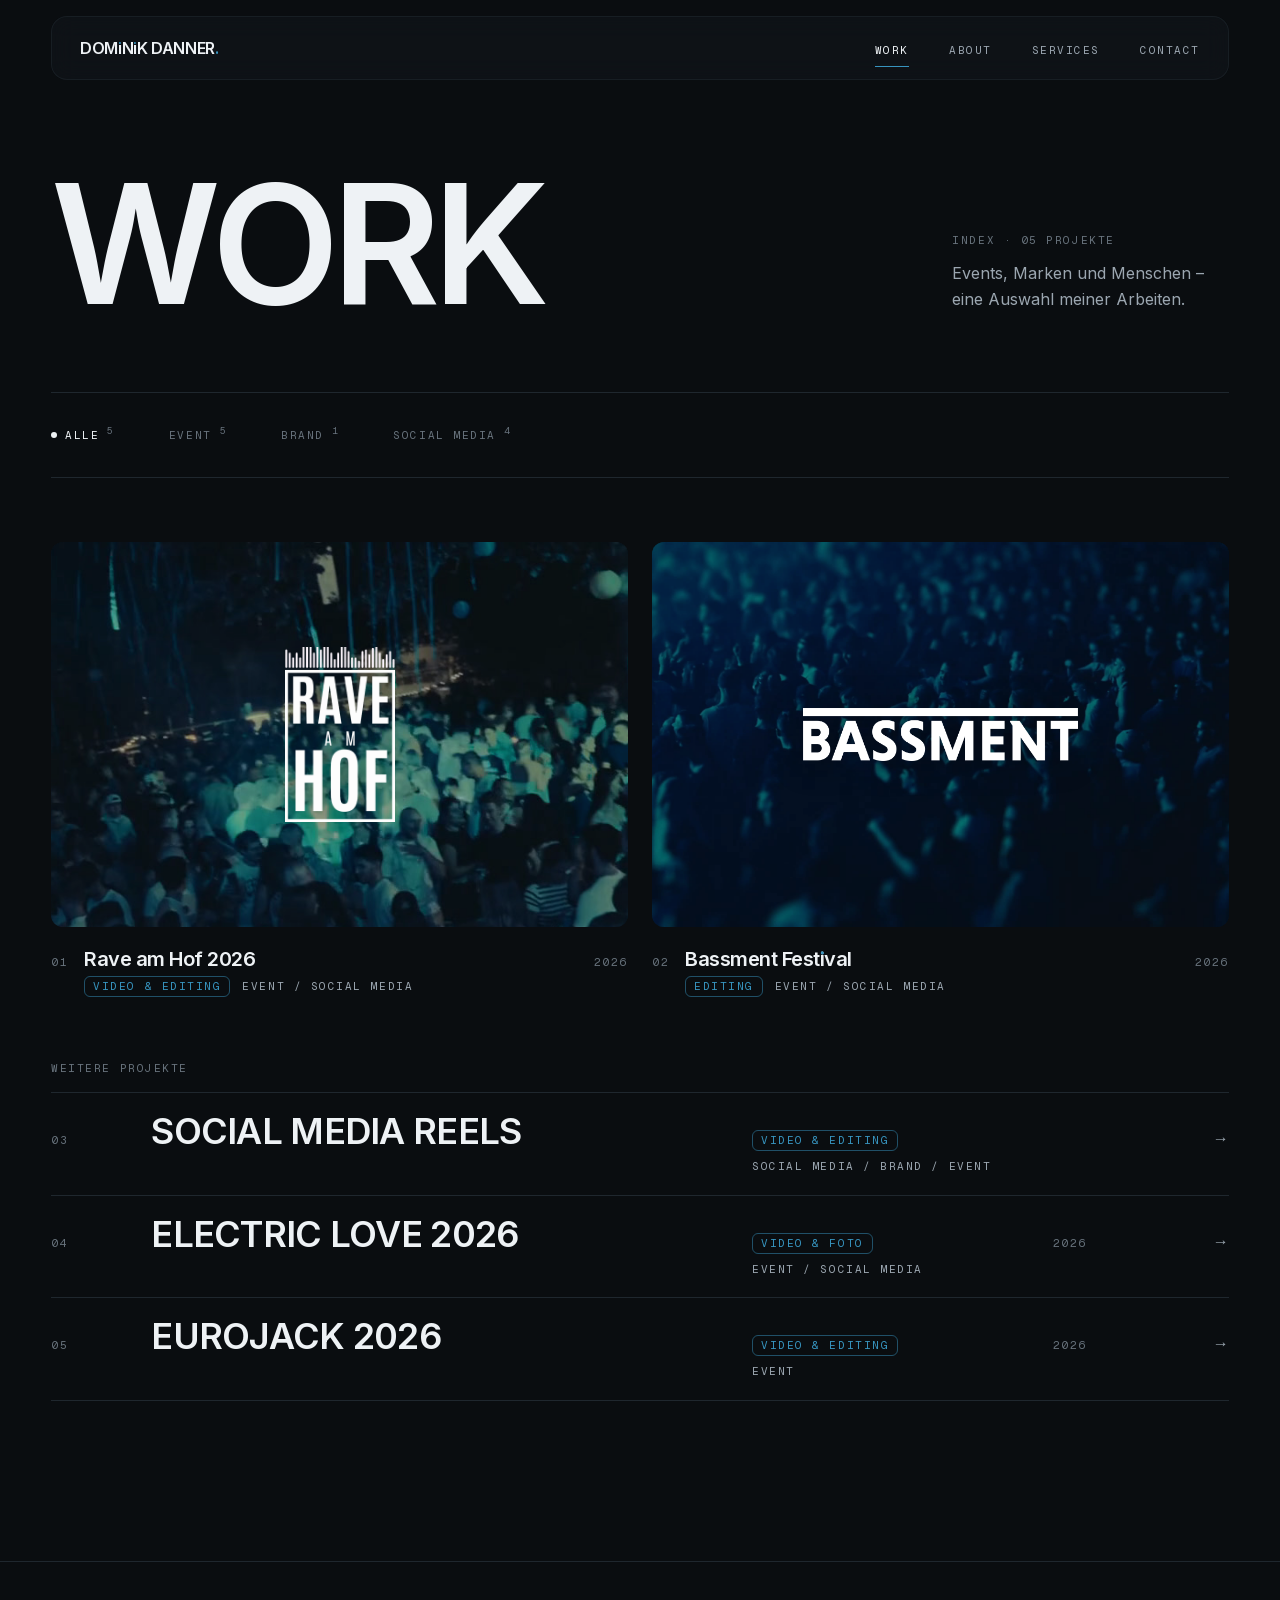
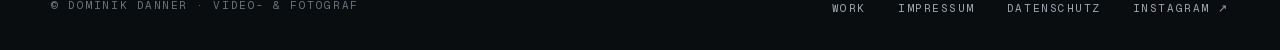
<file: work/index.html>
<!DOCTYPE html><html lang="de" data-scroll-behavior="smooth" class="MOT0tq_variable FlyLvG_variable antialiased"><head><meta charSet="utf-8"/><meta name="viewport" content="width=device-width, initial-scale=1"/><link rel="preload" href="/_next/static/media/07a39a8a4660cc7c-s.p.0r6juujl39pe6.woff2" as="font" crossorigin="" type="font/woff2"/><link rel="preload" href="/_next/static/media/07c7676b89ed2778-s.p.2bn3s6zvc0dyp.woff2" as="font" crossorigin="" type="font/woff2"/><link rel="preload" as="image" href="/images/projects/rave-am-hof-2026/thumb-blue.jpg"/><link rel="stylesheet" href="/_next/static/chunks/1pf7bngf4bfyo.css" data-precedence="next"/><link rel="preload" as="script" fetchPriority="low" href="/_next/static/chunks/1pcw6gskne7pf.js"/><script src="/_next/static/chunks/1wnov70f88xjy.js" async=""></script><script src="/_next/static/chunks/092r-mewpaf3q.js" async=""></script><script src="/_next/static/chunks/0c98xzjfks9hq.js" async=""></script><script src="/_next/static/chunks/turbopack-2u1d16houkiyo.js" async=""></script><script src="/_next/static/chunks/1gcvvfs_yu2kl.js" async=""></script><script src="/_next/static/chunks/3mnpn_xc7t6r1.js" async=""></script><script src="/_next/static/chunks/1ua2kfq9s-me6.js" async=""></script><script src="/_next/static/chunks/2644cg8j3_ogv.js" async=""></script><script src="/_next/static/chunks/1i7scl_ty024x.js" async=""></script><meta name="theme-color" content="#0a0d10"/><meta name="color-scheme" content="dark"/><title>Work – Dominik Danner</title><meta name="description" content="Alle Projekte von Dominik Danner – Event-Videos, Aftermovies, Social-Media-Content, Brand Films und Fotografie."/><meta name="application-name" content="Dominik Danner"/><meta name="author" content="Dominik Danner"/><link rel="canonical" href="https://dominikdanner.at/work/"/><meta property="og:title" content="Work – Dominik Danner"/><meta property="og:description" content="Alle Projekte von Dominik Danner – Event-Videos, Aftermovies, Social-Media-Content, Brand Films und Fotografie."/><meta property="og:url" content="https://dominikdanner.at/work/"/><meta name="twitter:card" content="summary_large_image"/><meta name="twitter:title" content="Work – Dominik Danner"/><meta name="twitter:description" content="Alle Projekte von Dominik Danner – Event-Videos, Aftermovies, Social-Media-Content, Brand Films und Fotografie."/><link rel="icon" href="/icon.png?icon.1b9o078viy2hf.png" sizes="64x64" type="image/png"/><link rel="apple-touch-icon" href="/apple-icon.png?apple-icon.0uh8rb_fdy0hc.png" sizes="180x180" type="image/png"/><meta name="next-size-adjust" content=""/><script>setTimeout(function(){document.documentElement.dataset.intro="seen"},2400);</script><script src="/_next/static/chunks/0cz1d0mv5g_q7.js" noModule=""></script></head><body class="flex min-h-svh flex-col"><div hidden=""><!--$--><!--/$--></div><a href="#main" class="label sr-only z-[60] bg-paper px-4 py-3 text-ink focus:not-sr-only focus:fixed focus:left-4 focus:top-4">Zum Inhalt springen</a><div aria-hidden="true" class="intro-overlay pointer-events-none fixed inset-0 z-[70] flex items-center justify-center bg-ink"><div class="flex flex-col items-center gap-5"><div class="overflow-hidden"><p class="animate-rise font-wide text-[clamp(1.75rem,6vw,4.5rem)] font-semibold leading-none tracking-tight">D<!-- -->O<!-- -->M<span class="logo-i"><span class="logo-i-stem">I</span></span>N<span class="logo-i"><span class="logo-i-stem">I</span></span>K<!-- --> <!-- -->D<!-- -->A<!-- -->N<!-- -->N<!-- -->E<!-- -->R<span class="text-accent">.</span></p></div><div class="intro-bar h-px w-full bg-paper/40"></div><p class="label animate-fade text-mist [animation-delay:0.4s]">Visual stories. Real moments.</p></div></div><header class="gutter pointer-events-none fixed inset-x-0 top-0 z-50 pt-3 md:pt-4"><div class="pointer-events-auto flex h-14 items-center justify-between rounded-2xl border px-5 backdrop-blur-md transition-colors duration-500 md:h-16 md:px-7 border-line/60 bg-ink-raised/60"><a class="font-wide text-sm font-semibold tracking-tight md:text-base" aria-label="Dominik Danner – Startseite" href="/">D<!-- -->O<!-- -->M<span class="logo-i"><span class="logo-i-stem">I</span></span>N<span class="logo-i"><span class="logo-i-stem">I</span></span>K<!-- --> <!-- -->D<!-- -->A<!-- -->N<!-- -->N<!-- -->E<!-- -->R<span class="text-accent">.</span></a><nav aria-label="Hauptnavigation" class="hidden md:block"><ul class="flex items-center gap-10"><li><a aria-current="page" class="label group relative py-2 text-mist transition-colors hover:text-paper aria-[current=page]:text-paper" href="/work/">Work<span class="absolute inset-x-0 -bottom-0.5 h-px origin-left scale-x-0 bg-accent transition-transform duration-500 ease-[var(--ease-cinematic)] group-hover:scale-x-100 group-aria-[current=page]:scale-x-100"></span></a></li><li><a class="label group relative py-2 text-mist transition-colors hover:text-paper aria-[current=page]:text-paper" href="/#about">About<span class="absolute inset-x-0 -bottom-0.5 h-px origin-left scale-x-0 bg-accent transition-transform duration-500 ease-[var(--ease-cinematic)] group-hover:scale-x-100 group-aria-[current=page]:scale-x-100"></span></a></li><li><a class="label group relative py-2 text-mist transition-colors hover:text-paper aria-[current=page]:text-paper" href="/#services">Services<span class="absolute inset-x-0 -bottom-0.5 h-px origin-left scale-x-0 bg-accent transition-transform duration-500 ease-[var(--ease-cinematic)] group-hover:scale-x-100 group-aria-[current=page]:scale-x-100"></span></a></li><li><a class="label group relative py-2 text-mist transition-colors hover:text-paper aria-[current=page]:text-paper" href="/#contact">Contact<span class="absolute inset-x-0 -bottom-0.5 h-px origin-left scale-x-0 bg-accent transition-transform duration-500 ease-[var(--ease-cinematic)] group-hover:scale-x-100 group-aria-[current=page]:scale-x-100"></span></a></li></ul></nav><button type="button" class="label -mr-3 flex h-12 items-center px-3 md:hidden" aria-expanded="false" aria-controls="mobile-menu">Menü</button></div></header><main id="main" class="flex-1"><div style="opacity:0"><div class="gutter pb-24 pt-32 md:pb-40 md:pt-44"><header class="mb-14 grid gap-8 md:mb-20 md:grid-cols-12 md:gap-6"><h1 class="animate-fade font-wide text-[clamp(3.5rem,13vw,13rem)] font-semibold uppercase leading-[0.82] tracking-[-0.04em] md:col-span-9">Work</h1><div class="animate-fade flex flex-col justify-end gap-3 [animation-delay:0.1s] md:col-span-3"><p class="label text-smoke">Index · <!-- -->05<!-- --> Projekte</p><p class="leading-relaxed text-mist">Events, Marken und Menschen – eine Auswahl meiner Arbeiten.</p></div></header><!--$!--><template data-dgst=""></template><div role="group" aria-label="Nach Kategorie filtern" class="flex flex-wrap gap-x-6 gap-y-3 border-y border-line py-5 md:gap-x-10"><button type="button" aria-pressed="true" class="label group flex min-h-11 items-center gap-2 transition-colors text-paper"><span class="size-1.5 rounded-full bg-paper transition-opacity opacity-100" aria-hidden="true"></span>Alle<sup class="text-[0.6rem] text-smoke">5</sup></button><button type="button" aria-pressed="false" class="label group flex min-h-11 items-center gap-2 transition-colors text-smoke hover:text-paper"><span class="size-1.5 rounded-full bg-paper transition-opacity opacity-0" aria-hidden="true"></span>Event<sup class="text-[0.6rem] text-smoke">5</sup></button><button type="button" aria-pressed="false" class="label group flex min-h-11 items-center gap-2 transition-colors text-smoke hover:text-paper"><span class="size-1.5 rounded-full bg-paper transition-opacity opacity-0" aria-hidden="true"></span>Brand<sup class="text-[0.6rem] text-smoke">1</sup></button><button type="button" aria-pressed="false" class="label group flex min-h-11 items-center gap-2 transition-colors text-smoke hover:text-paper"><span class="size-1.5 rounded-full bg-paper transition-opacity opacity-0" aria-hidden="true"></span>Social Media<sup class="text-[0.6rem] text-smoke">4</sup></button></div><p class="sr-only" aria-live="polite">5<!-- --> <!-- -->Projekte<!-- --> angezeigt</p><ul class="mt-12 grid grid-cols-1 gap-x-6 gap-y-14 md:mt-16 md:grid-cols-12 md:gap-y-20"><li class="md:col-span-6" style="opacity:1;transform:none"><a class="group block" data-cursor="view" href="/work/rave-am-hof-2026/"><div class="relative overflow-hidden rounded-xl bg-ink-raised aspect-[3/2]"><div class="absolute inset-0 transition-[transform,scale,filter] duration-[1.4s] ease-[var(--ease-cinematic)] group-hover:scale-[1.08] group-hover:blur-md group-focus-visible:scale-[1.08] group-focus-visible:blur-md"><div class="absolute inset-0 overflow-hidden"><div class="absolute inset-x-0" style="top:-5%;bottom:-5%;transform:translateY(-5%)"><img alt="Publikum unter Bäumen in blauem Licht beim Rave am Hof" decoding="async" data-nimg="fill" class="object-cover" style="position:absolute;height:100%;width:100%;left:0;top:0;right:0;bottom:0;color:transparent" src="/images/projects/rave-am-hof-2026/thumb-blue.jpg"/></div></div></div><div class="absolute inset-0 transition-colors duration-700 bg-ink/25 group-hover:bg-ink/45"></div><div class="pointer-events-none absolute inset-0 flex items-center justify-center p-6"><img alt="Rave am Hof" loading="lazy" width="480" height="764" decoding="async" data-nimg="1" class="h-auto max-h-[52%] w-auto max-w-[52%] drop-shadow-[0_2px_16px_rgba(0,0,0,0.45)] transition-transform duration-700 ease-[var(--ease-cinematic)] group-hover:scale-110 group-focus-visible:scale-110" style="color:transparent" src="/images/projects/rave-am-hof-2026/logo.png"/></div><span class="label absolute bottom-4 left-4 translate-y-2 text-paper opacity-0 transition-all duration-500 group-hover:translate-y-0 group-hover:opacity-100 group-focus-visible:translate-y-0 group-focus-visible:opacity-100 md:bottom-6 md:left-6">Projekt ansehen →</span></div><div class="mt-4 grid grid-cols-[auto_1fr_auto] items-baseline gap-x-4 gap-y-1 md:mt-5"><span class="label text-smoke">01</span><h3 class="font-semibold leading-tight tracking-tight transition-colors text-lg md:text-xl">R<!-- -->a<!-- -->v<!-- -->e<!-- --> <!-- -->a<!-- -->m<!-- --> <!-- -->H<!-- -->o<!-- -->f<!-- --> <!-- -->2<!-- -->0<!-- -->2<!-- -->6</h3><span class="label text-smoke">2026</span><span class="col-start-2 flex flex-wrap items-center gap-x-3 gap-y-2"><span class="label inline-flex items-center whitespace-nowrap rounded-md border border-accent/50 px-2 py-1 leading-none text-accent ">Video &amp; Editing</span><span class="label text-mist">Event / Social Media</span></span></div></a></li><li class="md:col-span-6" style="opacity:1;transform:none"><a class="group block" data-cursor="view" href="/work/bassment-festival-2026/"><div class="relative overflow-hidden rounded-xl bg-ink-raised aspect-[3/2]"><div class="absolute inset-0 transition-[transform,scale,filter] duration-[1.4s] ease-[var(--ease-cinematic)] group-hover:scale-[1.08] group-hover:blur-md group-focus-visible:scale-[1.08] group-focus-visible:blur-md"><div class="absolute inset-0 overflow-hidden"><div class="absolute inset-x-0" style="top:-5%;bottom:-5%;transform:translateY(-5%)"><img alt="Publikum in blauem Licht beim Bassment Festival" loading="lazy" decoding="async" data-nimg="fill" class="object-cover" style="position:absolute;height:100%;width:100%;left:0;top:0;right:0;bottom:0;color:transparent" src="/images/projects/bassment-festival-2026/thumb-blue.jpg"/></div></div></div><div class="absolute inset-0 transition-colors duration-700 bg-ink/25 group-hover:bg-ink/45"></div><div class="pointer-events-none absolute inset-0 flex items-center justify-center p-6"><img alt="Bassment" loading="lazy" width="1024" height="197" decoding="async" data-nimg="1" class="h-auto max-h-[52%] w-auto max-w-[52%] drop-shadow-[0_2px_16px_rgba(0,0,0,0.45)] transition-transform duration-700 ease-[var(--ease-cinematic)] group-hover:scale-110 group-focus-visible:scale-110" style="color:transparent" src="/images/projects/bassment-festival-2026/logo.png"/></div><span class="label absolute bottom-4 left-4 translate-y-2 text-paper opacity-0 transition-all duration-500 group-hover:translate-y-0 group-hover:opacity-100 group-focus-visible:translate-y-0 group-focus-visible:opacity-100 md:bottom-6 md:left-6">Projekt ansehen →</span></div><div class="mt-4 grid grid-cols-[auto_1fr_auto] items-baseline gap-x-4 gap-y-1 md:mt-5"><span class="label text-smoke">02</span><h3 class="font-semibold leading-tight tracking-tight transition-colors text-lg md:text-xl">B<!-- -->a<!-- -->s<!-- -->s<!-- -->m<!-- -->e<!-- -->n<!-- -->t<!-- --> <!-- -->F<!-- -->e<!-- -->s<!-- -->t<span data-char="i" class="accent-dot">i</span>v<!-- -->a<!-- -->l</h3><span class="label text-smoke">2026</span><span class="col-start-2 flex flex-wrap items-center gap-x-3 gap-y-2"><span class="label inline-flex items-center whitespace-nowrap rounded-md border border-accent/50 px-2 py-1 leading-none text-accent ">Editing</span><span class="label text-mist">Event / Social Media</span></span></div></a></li></ul><div class="mt-12 md:mt-16"><p class="label mb-4 text-smoke">Weitere Projekte</p><ul class="border-b border-line"><li style="opacity:1;transform:none"><a class="group grid grid-cols-[2.5rem_minmax(0,1fr)_auto] items-baseline gap-x-4 gap-y-1 border-t border-line py-4 transition-colors duration-500 hover:border-paper/40 md:grid-cols-12 md:gap-6 md:py-5" href="/work/social-media-reels/"><span class="label text-smoke md:col-span-1">03</span><h3 class="min-w-0 break-words hyphens-auto md:hyphens-manual font-wide text-2xl font-semibold uppercase leading-none tracking-[-0.02em] transition-transform duration-700 ease-[var(--ease-cinematic)] group-hover:translate-x-2 md:col-span-6 md:text-3xl xl:text-4xl">S<!-- -->o<!-- -->c<span data-char="i" class="accent-dot">i</span>a<!-- -->l<!-- --> <!-- -->M<!-- -->e<!-- -->d<span data-char="i" class="accent-dot">i</span>a<!-- --> <!-- -->R<!-- -->e<!-- -->e<!-- -->l<!-- -->s</h3><span aria-hidden="true" class="text-mist transition-[color,transform] duration-500 group-hover:translate-x-1 group-hover:text-accent md:order-last md:col-span-1 md:text-right">→</span><span class="col-start-2 flex flex-col items-start gap-2 md:col-span-3 md:col-start-auto"><span class="label inline-flex items-center whitespace-nowrap rounded-md border border-accent/50 px-2 py-1 leading-none text-accent ">Video &amp; Editing</span><span class="label text-mist">Social Media / Brand / Event</span></span><span class="label hidden text-smoke md:col-span-1 md:block"></span></a></li><li style="opacity:1;transform:none"><a class="group grid grid-cols-[2.5rem_minmax(0,1fr)_auto] items-baseline gap-x-4 gap-y-1 border-t border-line py-4 transition-colors duration-500 hover:border-paper/40 md:grid-cols-12 md:gap-6 md:py-5" href="/work/electric-love-2026/"><span class="label text-smoke md:col-span-1">04</span><h3 class="min-w-0 break-words hyphens-auto md:hyphens-manual font-wide text-2xl font-semibold uppercase leading-none tracking-[-0.02em] transition-transform duration-700 ease-[var(--ease-cinematic)] group-hover:translate-x-2 md:col-span-6 md:text-3xl xl:text-4xl">E<!-- -->l<!-- -->e<!-- -->c<!-- -->t<!-- -->r<span data-char="i" class="accent-dot">i</span>c<!-- --> <!-- -->L<!-- -->o<!-- -->v<!-- -->e<!-- --> <!-- -->2<!-- -->0<!-- -->2<!-- -->6</h3><span aria-hidden="true" class="text-mist transition-[color,transform] duration-500 group-hover:translate-x-1 group-hover:text-accent md:order-last md:col-span-1 md:text-right">→</span><span class="col-start-2 flex flex-col items-start gap-2 md:col-span-3 md:col-start-auto"><span class="label inline-flex items-center whitespace-nowrap rounded-md border border-accent/50 px-2 py-1 leading-none text-accent ">Video &amp; Foto</span><span class="label text-mist">Event / Social Media</span></span><span class="label hidden text-smoke md:col-span-1 md:block">2026</span></a></li><li style="opacity:1;transform:none"><a class="group grid grid-cols-[2.5rem_minmax(0,1fr)_auto] items-baseline gap-x-4 gap-y-1 border-t border-line py-4 transition-colors duration-500 hover:border-paper/40 md:grid-cols-12 md:gap-6 md:py-5" href="/work/eurojack-2026/"><span class="label text-smoke md:col-span-1">05</span><h3 class="min-w-0 break-words hyphens-auto md:hyphens-manual font-wide text-2xl font-semibold uppercase leading-none tracking-[-0.02em] transition-transform duration-700 ease-[var(--ease-cinematic)] group-hover:translate-x-2 md:col-span-6 md:text-3xl xl:text-4xl">E<!-- -->u<!-- -->r<!-- -->o<!-- -->j<!-- -->a<!-- -->c<!-- -->k<!-- --> <!-- -->2<!-- -->0<!-- -->2<!-- -->6</h3><span aria-hidden="true" class="text-mist transition-[color,transform] duration-500 group-hover:translate-x-1 group-hover:text-accent md:order-last md:col-span-1 md:text-right">→</span><span class="col-start-2 flex flex-col items-start gap-2 md:col-span-3 md:col-start-auto"><span class="label inline-flex items-center whitespace-nowrap rounded-md border border-accent/50 px-2 py-1 leading-none text-accent ">Video &amp; Editing</span><span class="label text-mist">Event</span></span><span class="label hidden text-smoke md:col-span-1 md:block">2026</span></a></li></ul></div><!--/$--></div><!--$--><!--/$--></div></main><footer class="gutter border-t border-line py-8"><div class="flex flex-col gap-4 md:flex-row md:items-center md:justify-between"><p class="label text-smoke">© <!-- -->Dominik Danner<!-- --> · <!-- -->Video- &amp; Fotograf</p><ul class="flex flex-wrap gap-x-8 gap-y-3"><li><a class="label text-mist transition-colors hover:text-paper" href="/work/">Work</a></li><li><a class="label text-mist transition-colors hover:text-paper" href="/impressum/">Impressum</a></li><li><a class="label text-mist transition-colors hover:text-paper" href="/datenschutz/">Datenschutz</a></li><li><a href="https://www.instagram.com/createdbydomi/" target="_blank" rel="noopener noreferrer" class="label text-mist transition-colors hover:text-paper">Instagram ↗</a></li></ul></div></footer><script id="_R_">(globalThis["TURBOPACK"] || (globalThis["TURBOPACK"] = [])).push({"otherChunks":["static/chunks/1pcw6gskne7pf.js","static/chunks/1wnov70f88xjy.js","static/chunks/092r-mewpaf3q.js","static/chunks/0c98xzjfks9hq.js"],"runtimeModuleIds":[94553]});</script><script src="/_next/static/chunks/1pcw6gskne7pf.js" async=""></script><script>(self.__next_f=self.__next_f||[]).push([0])</script><script>self.__next_f.push([1,"1:\"$Sreact.fragment\"\n2:\"/_next/static/chunks/1gcvvfs_yu2kl.js\"\n3:\"/_next/static/chunks/3mnpn_xc7t6r1.js\"\n4:I[92130,[\"$2\",\"$3\"],\"MotionProvider\"]\n5:I[92653,[\"$2\",\"$3\"],\"SiteGate\"]\n6:I[50309,[\"$2\",\"$3\"],\"SiteHeader\"]\n7:\"/_next/static/chunks/1ua2kfq9s-me6.js\"\n8:I[39756,[\"$7\"],\"default\"]\n9:\"/_next/static/chunks/2644cg8j3_ogv.js\"\na:I[16868,[\"$2\",\"$3\",\"$9\"],\"default\"]\nb:I[37457,[\"$7\"],\"default\"]\nc:I[22016,[\"$2\",\"$3\"],\"\"]\n15:I[68027,[\"$2\",\"$3\"],\"default\",1]\n:HL[\"/_next/static/chunks/1pf7bngf4bfyo.css\",\"style\"]\n:HL[\"/_next/static/media/07a39a8a4660cc7c-s.p.0r6juujl39pe6.woff2\",\"font\",{\"crossOrigin\":\"\",\"type\":\"font/woff2\"}]\n:HL[\"/_next/static/media/07c7676b89ed2778-s.p.2bn3s6zvc0dyp.woff2\",\"font\",{\"crossOrigin\":\"\",\"type\":\"font/woff2\"}]\n11:X\n12:[[\"children\",{\"s\":\"__PAGE__\",\"h\":512,\"d\":{\"r\":\"$L13\",\"p\":false,\"v\":null}}]]\nf:[[\"children\",{\"s\":\"work\",\"h\":512,\"d\":{\"r\":\"$L10\",\"p\":false,\"v\":\"$11\"},\"c\":\"$Q12\"}]]\n0:{\"P\":null,\"c\":[\"\",\"work\",\"\"],\"q\":\"\",\"i\":false,\"t\":{\"t\":{\"s\":\"\",\"h\":528,\"d\":{\"r\":[\"$\",\"$1\",\"c\",{\"children\":[[[\"$\",\"link\",\"0\",{\"rel\":\"stylesheet\",\"href\":\"/_next/static/chunks/1pf7bngf4bfyo.css\",\"precedence\":\"next\",\"crossOrigin\":\"$undefined\",\"nonce\":\"$undefined\"}],[\"$\",\"script\",\"script-0\",{\"src\":\"/_next/static/chunks/1gcvvfs_yu2kl.js\",\"async\":true,\"nonce\":\"$undefined\"}],[\"$\",\"script\",\"script-1\",{\"src\":\"/_next/static/chunks/3mnpn_xc7t6r1.js\",\"async\":true,\"nonce\":\"$undefined\"}]],[\"$\",\"html\",null,{\"lang\":\"de\",\"data-scroll-behavior\":\"smooth\",\"className\":\"MOT0tq_variable FlyLvG_variable antialiased\",\"suppressHydrationWarning\":true,\"children\":[[\"$\",\"head\",null,{\"children\":[\"$\",\"script\",null,{\"dangerouslySetInnerHTML\":{\"__html\":\"setTimeout(function(){document.documentElement.dataset.intro=\\\"seen\\\"},2400);\"}}]}],[\"$\",\"body\",null,{\"className\":\"flex min-h-svh flex-col\",\"children\":[[\"$\",\"a\",null,{\"href\":\"#main\",\"className\":\"label sr-only z-[60] bg-paper px-4 py-3 text-ink focus:not-sr-only focus:fixed focus:left-4 focus:top-4\",\"children\":\"Zum Inhalt springen\"}],[\"$\",\"div\",null,{\"aria-hidden\":\"true\",\"className\":\"intro-overlay pointer-events-none fixed inset-0 z-[70] flex items-center justify-center bg-ink\",\"children\":[\"$\",\"div\",null,{\"className\":\"flex flex-col items-center gap-5\",\"children\":[[\"$\",\"div\",null,{\"className\":\"overflow-hidden\",\"children\":[\"$\",\"p\",null,{\"className\":\"animate-rise font-wide text-[clamp(1.75rem,6vw,4.5rem)] font-semibold leading-none tracking-tight\",\"children\":[[[\"$\",\"$1\",\"0\",{\"children\":\"D\"}],[\"$\",\"$1\",\"1\",{\"children\":\"O\"}],[\"$\",\"$1\",\"2\",{\"children\":\"M\"}],[\"$\",\"span\",\"3\",{\"className\":\"logo-i\",\"children\":[\"$\",\"span\",null,{\"className\":\"logo-i-stem\",\"children\":\"I\"}]}],[\"$\",\"$1\",\"4\",{\"children\":\"N\"}],[\"$\",\"span\",\"5\",{\"className\":\"logo-i\",\"children\":[\"$\",\"span\",null,{\"className\":\"logo-i-stem\",\"children\":\"I\"}]}],[\"$\",\"$1\",\"6\",{\"children\":\"K\"}],[\"$\",\"$1\",\"7\",{\"children\":\" \"}],[\"$\",\"$1\",\"8\",{\"children\":\"D\"}],[\"$\",\"$1\",\"9\",{\"children\":\"A\"}],[\"$\",\"$1\",\"10\",{\"children\":\"N\"}],[\"$\",\"$1\",\"11\",{\"children\":\"N\"}],[\"$\",\"$1\",\"12\",{\"children\":\"E\"}],[\"$\",\"$1\",\"13\",{\"children\":\"R\"}]],[\"$\",\"span\",null,{\"className\":\"text-accent\",\"children\":\".\"}]]}]}],[\"$\",\"div\",null,{\"className\":\"intro-bar h-px w-full bg-paper/40\"}],[\"$\",\"p\",null,{\"className\":\"label animate-fade text-mist [animation-delay:0.4s]\",\"children\":\"Visual stories. Real moments.\"}]]}]}],[\"$\",\"$L4\",null,{\"children\":[\"$\",\"$L5\",null,{\"children\":[[\"$\",\"$L6\",null,{}],[\"$\",\"main\",null,{\"id\":\"main\",\"className\":\"flex-1\",\"children\":[\"$\",\"$L8\",null,{\"parallelRouterKey\":\"children\",\"error\":\"$undefined\",\"errorStyles\":\"$undefined\",\"errorScripts\":\"$undefined\",\"template\":[\"$\",\"$La\",null,{\"children\":[\"$\",\"$Lb\",null,{}]}],\"templateStyles\":[],\"templateScripts\":[[\"$\",\"script\",\"script-0\",{\"src\":\"/_next/static/chunks/2644cg8j3_ogv.js\",\"async\":true,\"nonce\":\"$undefined\"}]],\"notFound\":[[\"$\",\"section\",null,{\"className\":\"gutter flex min-h-[80svh] flex-col justify-end pb-16 pt-32\",\"children\":[[\"$\",\"p\",null,{\"className\":\"label text-smoke\",\"children\":\"Fehler 404\"}],[\"$\",\"h1\",null,{\"className\":\"mt-6 font-wide text-[clamp(3rem,12vw,11rem)] font-semibold uppercase leading-[0.85] tracking-[-0.04em]\",\"children\":\"Nicht im Bild\"}],[\"$\",\"p\",null,{\"className\":\"mt-8 max-w-md leading-relaxed text-mist\",\"children\":\"Diese Seite existiert nicht oder wurde verschoben.\"}],[\"$\",\"div\",null,{\"className\":\"mt-10 flex gap-8\",\"children\":[[\"$\",\"$Lc\",null,{\"href\":\"/\",\"className\":\"border-b border-paper pb-1 text-sm font-medium\",\"children\":\"Zur Startseite\"}],[\"$\",\"$Lc\",null,{\"href\":\"/work\",\"className\":\"border-b border-paper/40 pb-1 text-sm font-medium text-mist hover:text-paper\",\"children\":\"Alle Projekte\"}]]}]]}],[]],\"forbidden\":\"$undefined\",\"unauthorized\":\"$undefined\"}]}],[\"$\",\"footer\",null,{\"className\":\"gutter border-t border-line py-8\",\"children\":[\"$\",\"div\",null,{\"className\":\"flex flex-col gap-4 md:flex-row md:items-center md:justify-between\",\"children\":[[\"$\",\"p\",null,{\"className\":\"label text-smoke\",\"children\":[\"© \",\"Dominik Danner\",\" · \",\"Video- \u0026 Fotograf\"]}],[\"$\",\"ul\",null,{\"className\":\"flex flex-wrap gap-x-8 gap-y-3\",\"children\":[[\"$\",\"li\",null,{\"children\":[\"$\",\"$Lc\",null,{\"href\":\"/work\",\"className\":\"label text-mist transition-colors hover:text-paper\",\"children\":\"Work\"}]}],[\"$\",\"li\",null,{\"children\":[\"$\",\"$Lc\",null,{\"href\":\"/impressum\",\"className\":\"label text-mist transition-colors hover:text-paper\",\"children\":\"Impressum\"}]}],[\"$\",\"li\",null,{\"children\":[\"$\",\"$Lc\",null,{\"href\":\"/datenschutz\",\"className\":\"label text-mist transition-colors hover:text-paper\",\"children\":\"Datenschutz\"}]}],[\"$\",\"li\",null,{\"children\":[\"$\",\"a\",null,{\"href\":\"https://www.instagram.com/createdbydomi/\",\"target\":\"_blank\",\"rel\":\"noopener noreferrer\",\"className\":\"label text-mist transition-colors hover:text-paper\",\"children\":\"Instagram ↗\"}]}]]}]]}]}],\"$Ld\",\"$Le\"]}]}]]}]]}]]}],\"p\":false,\"v\":null},\"c\":\"$Qf\"},\"h\":{\"r\":\"$L14\",\"p\":false,\"v\":null}},\"m\":\"$undefined\",\"G\":[\"$15\",[\"$L16\"]],\"S\":true,\"r\":\"$undefined\",\"s\":\"$undefined\",\"a\":\"$undefined\",\"l\":\"$undefined\",\"p\":\"$undefined\",\"d\":\"$undefined\",\"b\":\"FF-bHfj5tIjT2d6JC8Sno\"}\n17:I[77852,[\"$2\",\"$3\"],\"ViewCursor\"]\n18:\"AccentDotsCalibrator\"\n19:I[80288,[\"$2\",\"$3\"],\"$18\"]\n1b:I[97367,[\"$7\"],\"OutletBoundary\"]\n1c:\"$Sreact.suspense\"\n1e:\"ViewportBoundary\"\n1f:I[97367,[\"$7\"],\"$1e\"]\n21:\"MetadataBoundary\"\n22:I[97367,[\"$7\"],\"$21\"]\nd:[\"$\",\"$L17\",null,{}]\ne:[\"$\",\"$L19\",null,{}]\n10:[\"$\",\"$1\",\"c\",{\"children\":[null,[\"$\",\"$L8\",null,{\"parallelRouterKey\":\"children\",\"error\":\"$undefined\",\"errorStyles\":\"$undefined\",\"errorScripts\":\"$undefined\",\"template\":[\"$\",\"$Lb\",null,{}],\"templateStyles\":\"$undefined\",\"templateScripts\":\"$undefined\",\"notFound\":\"$undefined\",\"forbidden\":\"$undefined\",\"unauthorized\":\"$undefined\"}]]}]\n13:[\"$\",\"$1\",\"c\",{\"children\":[\"$L1a\",[[\"$\",\"script\",\"script-0\",{\"src\":\"/_next/static/chunks/1i7scl_ty024x.js\",\"async\":true,\"nonce\":\"$undefined\"}]],[\"$\",\"$L1b\",null,{\"children\":[\"$\",\"$1c\",null,{\"name\":\"Next.MetadataOutlet\",\"children\":\"$@1d\"}]}]]}]\n14:[\"$\",\"$1\",\"h\",{\"children\":[null,[\"$\",\"$L1f\",null,{\"children\":\"$L20\"}],[\"$\",\"$L22\",null,{\"children\":[[\"$\",\"div\",null,{\"hidden\":true,\"children\":[\"$\",\"$1c\",null,{\"name\":\"Next.Metadata\",\"children\":\"$L23\"}]}],null]}],[\"$\",\"meta\",null,{\"name\":\"next-size-adjust\",\"content\":\"\"}]]}]\n16:[\"$\",\"link\",\"0\",{\"rel\":\"stylesheet\",\"href\":\"/_next/static/chunks/1pf7bngf4bfyo.css\",\"precedence\":\"next\",\"crossOrigin\":\"$undefined\",\"nonce\":\"$undefined\"}]\n24:\"/_next/static/chunks/1i7scl_ty024x.js\"\n25:I[58365,[\"$2\",\"$3\",\"$24\"],\"WorkGalleryView\"]\n11:C\n1a:[\"$\",\"div\",null,{\"className\":\"gutter pb-24 pt-32 md:pb-40 md:pt-44\",\"children\":[[\"$\",\"header\",null,{\"className\":\"mb-14 grid gap-8 md:mb-20 md:grid-cols-12 md:gap-6\",\"children\":[[\"$\",\"h1\",null,{\"className\":\"animate-fade font-wide text-[clamp(3.5rem,13vw,13rem)] font-semibold uppercase leading-[0.82] tracking-[-0.04em] md:col-span-9\",\"children\":\"Work\"}],[\"$\",\"div\",null,{\"className\":\"animate-fade flex flex-col justify-end gap-3 [animation-delay:0.1s] md:col-span-3\",\"children\":[[\"$\",\"p\",null,{\"className\":\"label text-smoke\",\"children\":[\"Index · \",\"05\",\" Projekte\"]}],[\"$\",\"p\",null,{\"className\":\"leading-relaxed text-mist\",\"children\":\"Events, Marken und Menschen – eine Auswahl meiner Arbeiten.\"}]]}]]}],[\"$\",\"$1c\",null,{\"fallback\":[\"$\",\"$L25\",null,{\"projects\":[{\"id\":\"rave-am-hof-2026\",\"slug\":\"rave-am-hof-2026\",\"title\":\"Rave am Hof 2026\",\"category\":[\"event\",\"social\"],\"published\":true,\"featured\":true,\"order\":1,\"year\":2026,\"role\":\"Video \u0026 Editing\",\"mediaType\":\"video\",\"description\":\"Rave am Hof: Videoproduktion \u0026 Social Media Content\",\"seo\":{\"description\":\"Videoproduktion beim Rave am Hof 2026: Koordination eines dreiköpfigen Videoteams, rund 360 GB Material in sechs Stunden, vier Social-Media-Reels und Multicam der Closing Show.\"},\"body\":[\"Ich habe ein dreiköpfiges Videografen-Team organisiert und die Aufnahmen vor Ort geplant und koordiniert. In sechs Stunden entstanden rund 360 GB Material, die Closing Show als Multicam-Produktion.\",\"Daraus habe ich vier Social-Media-Reels produziert. Das gesamte Rohmaterial habe ich strukturiert und vollständig für die weitere Postproduktion übergeben.\"],\"thumbnail\":{\"type\":\"image\",\"src\":\"/images/projects/rave-am-hof-2026/thumb-blue.jpg\",\"alt\":\"Publikum unter Bäumen in blauem Licht beim Rave am Hof\",\"width\":720,\"height\":480},\"logo\":{\"src\":\"/images/projects/rave-am-hof-2026/logo.png\",\"alt\":\"Rave am Hof\",\"width\":480,\"height\":764},\"hero\":{\"type\":\"video\",\"src\":\"/videos/projects/rave-am-hof-2026/reel-01.mp4\",\"poster\":\"/images/projects/rave-am-hof-2026/reel-01.jpg\",\"alt\":\"Social-Media-Reel 01\",\"caption\":\"$undefined\",\"width\":1080,\"height\":1920},\"gallery\":[{\"type\":\"video\",\"src\":\"/videos/projects/rave-am-hof-2026/closing-show.mp4\",\"poster\":\"/images/projects/rave-am-hof-2026/closing-show.jpg\",\"alt\":\"Multicam-Aufnahmen der Closing Show mit DJ Cakeman auf der Bühne\",\"caption\":\"Closing Show – Multicam\",\"width\":1080,\"height\":1920},{\"type\":\"video\",\"src\":\"/videos/projects/rave-am-hof-2026/reel-02.mp4\",\"poster\":\"/images/projects/rave-am-hof-2026/reel-02.jpg\",\"alt\":\"Social-Media-Reel 02\",\"caption\":\"Reel 02\",\"width\":1080,\"height\":1920},{\"type\":\"video\",\"src\":\"/videos/projects/rave-am-hof-2026/reel-03.mp4\",\"poster\":\"/images/projects/rave-am-hof-2026/reel-03.jpg\",\"alt\":\"Social-Media-Reel 03\",\"caption\":\"Reel 03\",\"width\":1080,\"height\":1920},{\"type\":\"video\",\"src\":\"/videos/projects/rave-am-hof-2026/reel-04.mp4\",\"poster\":\"/images/projects/rave-am-hof-2026/reel-04.jpg\",\"alt\":\"Social-Media-Reel 04\",\"caption\":\"Reel 04\",\"width\":1080,\"height\":1920}],\"scope\":[\"Teamkoordination (3 Videografen)\",\"Videoproduktion\",\"Multicam Closing Show\",\"Datenmanagement (ca. 360 GB)\",\"4 Social-Media-Reels\"],\"clientName\":\"Verein UWE\",\"todo\":[\"Verwendet wurde von Reel 1 die Version V2\"]},{\"id\":\"bassment-festival-2026\",\"slug\":\"bassment-festival-2026\",\"title\":\"Bassment Festival\",\"category\":[\"event\",\"social\"],\"published\":true,\"featured\":true,\"order\":2,\"year\":2026,\"mediaType\":\"video\",\"description\":\"Bassment Festival: Editing \u0026 Postproduktion\",\"seo\":{\"description\":\"Postproduktion für das Bassment Festival 2026: ein Commercial Trailer und zehn Social-Media-Reels – Schnitt, Color Grading und Sounddesign.\"},\"body\":[\"Reines Editing-Projekt: Das Videomaterial wurde mir bereitgestellt, ich habe im Auftrag von Reelize Social die gesamte Nachbearbeitung übernommen – von der Sichtung bis zum fertigen Export.\",\"Rhythmischer Schnitt mit klarem Timing, ein einheitlicher Look im Color Grading und Sounddesign, das die Energie des Festivals trägt. Ausgespielt in den passenden Formaten für Social Media.\"],\"clientName\":\"Reelize Social\",\"role\":\"Editing\",\"thumbnail\":{\"type\":\"image\",\"src\":\"/images/projects/bassment-festival-2026/thumb-blue.jpg\",\"alt\":\"Publikum in blauem Licht beim Bassment Festival\",\"width\":1920,\"height\":1080},\"logo\":{\"src\":\"/images/projects/bassment-festival-2026/logo.png\",\"alt\":\"Bassment\",\"width\":1024,\"height\":197},\"hero\":{\"type\":\"video\",\"src\":\"/videos/projects/bassment-festival-2026/trailer.mp4\",\"poster\":\"/images/projects/bassment-festival-2026/trailer.jpg\",\"alt\":\"Commercial Trailer Bassment Festival\",\"caption\":\"Commercial Trailer\",\"width\":1920,\"height\":1080},\"gallery\":[{\"type\":\"video\",\"src\":\"/videos/projects/bassment-festival-2026/reel-01.mp4\",\"poster\":\"/images/projects/bassment-festival-2026/reel-01.jpg\",\"alt\":\"Social-Media-Reel 01\",\"caption\":\"Reel 01\",\"width\":1080,\"height\":1920,\"highlight\":true,\"autoplay\":true},{\"type\":\"video\",\"src\":\"/videos/projects/bassment-festival-2026/reel-05.mp4\",\"poster\":\"/images/projects/bassment-festival-2026/reel-05.jpg\",\"alt\":\"Social-Media-Reel 05\",\"caption\":\"Reel 05\",\"width\":1080,\"height\":1920,\"highlight\":true,\"autoplay\":true}],\"scope\":[\"Postproduktion\",\"Schnitt\",\"Color Grading\",\"Sounddesign\",\"1 Commercial Trailer\",\"10 Social-Media-Reels\"],\"externalUrl\":\"https://www.bassmentfestival.at\",\"todo\":[\"Reel-Versionen prüfen: verwendet wurden jeweils die finalen Text-Versionen, beim Trailer V2\"]},{\"id\":\"social-media-reels\",\"slug\":\"social-media-reels\",\"title\":\"Social Media Reels\",\"category\":[\"social\",\"brand\",\"event\"],\"published\":true,\"featured\":true,\"order\":3,\"role\":\"Video \u0026 Editing\",\"mediaType\":\"video\",\"layout\":\"gallery\",\"description\":\"Social Media Reels: Produkt, Brand \u0026 Event\",\"seo\":{\"description\":\"Eine Auswahl an Social-Media-Reels von Dominik Danner: Event-Reels, Produkt-Reels und Brand-Reels für Festivals, Unternehmen, Gastronomie und Bildung.\"},\"body\":[\"Eine Auswahl meiner Social-Media-Arbeit: Event-Reels vom Bassment Festival und Rave am Hof, Produkt-Reels für 2Rad Rotschne, Reels für die Uver GmbH, das Closing Reel für den Nachtclub Die Schanz und ein Reel für die HTL Paul-Hahn.\"],\"gallery\":[{\"type\":\"video\",\"src\":\"/videos/projects/bassment-festival-2026/reel-01.mp4\",\"poster\":\"/images/projects/bassment-festival-2026/reel-01.jpg\",\"alt\":\"Social-Media-Reel 01 vom Bassment Festival\",\"caption\":\"Bassment Festival – Reel 01\",\"width\":1080,\"height\":1920,\"autoplay\":true},{\"type\":\"video\",\"src\":\"/videos/projects/uver-gmbh/reel-01.mp4\",\"poster\":\"/images/projects/uver-gmbh/reel-01.jpg\",\"alt\":\"Reel 1 für die Uver GmbH\",\"caption\":\"Uver GmbH – Reel 1\",\"width\":1080,\"height\":1920,\"autoplay\":true},{\"type\":\"video\",\"src\":\"/videos/projects/rave-am-hof-2026/reel-01.mp4\",\"poster\":\"/images/projects/rave-am-hof-2026/reel-01.jpg\",\"alt\":\"Social-Media-Reel 01 vom Rave am Hof\",\"caption\":\"Rave am Hof – Reel 01\",\"width\":1080,\"height\":1920,\"autoplay\":true},{\"type\":\"video\",\"src\":\"/videos/projects/2rad-rotschne/showroom.mp4\",\"poster\":\"/images/projects/2rad-rotschne/showroom.jpg\",\"alt\":\"Reel: Rundgang durch den Showroom von 2Rad Rotschne\",\"caption\":\"2Rad Rotschne – Showroom\",\"width\":1080,\"height\":1920,\"autoplay\":true},{\"type\":\"video\",\"src\":\"/videos/projects/die-schanz-closing-reel/reel.mp4\",\"poster\":\"/images/projects/die-schanz-closing-reel/reel.jpg\",\"alt\":\"Closing Reel für den Nachtclub Die Schanz\",\"caption\":\"Die Schanz – Closing Reel\",\"width\":1080,\"height\":1920,\"autoplay\":true},{\"type\":\"video\",\"src\":\"/videos/projects/rave-am-hof-2026/reel-03.mp4\",\"poster\":\"/images/projects/rave-am-hof-2026/reel-03.jpg\",\"alt\":\"Social-Media-Reel 03 vom Rave am Hof\",\"caption\":\"Rave am Hof – Reel 03\",\"width\":1080,\"height\":1920,\"autoplay\":true},{\"type\":\"video\",\"src\":\"/videos/projects/uver-gmbh/reel-02.mp4\",\"poster\":\"/images/projects/uver-gmbh/reel-02.jpg\",\"alt\":\"Reel 2 für die Uver GmbH\",\"caption\":\"Uver GmbH – Reel 2\",\"width\":1080,\"height\":1920,\"autoplay\":true},{\"type\":\"video\",\"src\":\"/videos/projects/bassment-festival-2026/reel-05.mp4\",\"poster\":\"/images/projects/bassment-festival-2026/reel-05.jpg\",\"alt\":\"Social-Media-Reel 05 vom Bassment Festival\",\"caption\":\"Bassment Festival – Reel 05\",\"width\":1080,\"height\":1920,\"autoplay\":true},{\"type\":\"video\",\"src\":\"/videos/projects/htl-paul-hahn-informationstechnologie/reel.mp4\",\"poster\":\"/images/projects/htl-paul-hahn-informationstechnologie/reel.jpg\",\"alt\":\"Reel für den Zweig Informationstechnologie der HTL Paul-Hahn\",\"caption\":\"HTL Paul-Hahn – IT\",\"width\":720,\"height\":1280,\"autoplay\":true},{\"type\":\"video\",\"src\":\"/videos/projects/rave-am-hof-2026/reel-02.mp4\",\"poster\":\"/images/projects/rave-am-hof-2026/reel-02.jpg\",\"alt\":\"Social-Media-Reel 02 vom Rave am Hof\",\"caption\":\"Rave am Hof – Reel 02\",\"width\":1080,\"height\":1920,\"autoplay\":true},{\"type\":\"video\",\"src\":\"/videos/projects/2rad-rotschne/roller.mp4\",\"poster\":\"/images/projects/2rad-rotschne/roller.jpg\",\"alt\":\"Reel: Vorstellung des Piaggio Medley\",\"caption\":\"2Rad Rotschne – Piaggio Medley\",\"width\":1080,\"height\":1920,\"autoplay\":true},{\"type\":\"video\",\"src\":\"/videos/projects/rave-am-hof-2026/reel-04.mp4\",\"poster\":\"/images/projects/rave-am-hof-2026/reel-04.jpg\",\"alt\":\"Social-Media-Reel 04 vom Rave am Hof\",\"caption\":\"Rave am Hof – Reel 04\",\"width\":1080,\"height\":1920,\"autoplay\":true}],\"scope\":[\"12 Social-Media-Reels\",\"Event-Reels\",\"Produkt-Reels\",\"Brand-Reels\"],\"todo\":[\"Rolle je Reel ergänzen, falls gewünscht (Dreh, Schnitt …) – bisher nicht angegeben\"]},{\"id\":\"electric-love-2026\",\"slug\":\"electric-love-2026\",\"title\":\"Electric Love 2026\",\"category\":[\"event\",\"social\"],\"published\":true,\"featured\":false,\"order\":4,\"year\":2026,\"role\":\"Video \u0026 Foto\",\"mediaType\":\"video\",\"description\":\"Electric Love 2026: Interviewproduktion \u0026 Foto Content\",\"seo\":{\"description\":\"Videoproduktion von acht Interviews und Foto-Content für Crew8 Events OG beim Electric Love Festival 2026.\"},\"body\":[\"Für Crew8 Events OG habe ich acht Interviews direkt am Festivalgelände produziert – Kamera-Setup, Bildgestaltung und Tonaufnahme in Eigenregie, flexibel angepasst an die Bedingungen vor Ort.\",\"Zusätzlich entstand Foto-Content vom Festival.\"],\"clientName\":\"Crew8 Events OG\",\"hero\":{\"type\":\"video\",\"src\":\"/videos/projects/electric-love-2026/grid.mp4\",\"poster\":\"/images/projects/electric-love-2026/grid.jpg\",\"alt\":\"Grid-Video mit Momenten vom Electric Love Festival\",\"width\":1080,\"height\":1350,\"autoplay\":true},\"gallery\":[{\"type\":\"video\",\"src\":\"/videos/projects/electric-love-2026/interview-02.mp4\",\"poster\":\"/images/projects/electric-love-2026/interview-02.jpg\",\"alt\":\"Interview mit Festivalgästen 1\",\"caption\":\"Interview 1\",\"width\":1080,\"height\":1920},{\"type\":\"video\",\"src\":\"/videos/projects/electric-love-2026/interview-03.mp4\",\"poster\":\"/images/projects/electric-love-2026/interview-03.jpg\",\"alt\":\"Interview mit Festivalgästen 2\",\"caption\":\"Interview 2\",\"width\":1080,\"height\":1920},{\"type\":\"video\",\"src\":\"/videos/projects/electric-love-2026/interview-04.mp4\",\"poster\":\"/images/projects/electric-love-2026/interview-04.jpg\",\"alt\":\"Interview mit Festivalgästen 3\",\"caption\":\"Interview 3\",\"width\":1080,\"height\":1920},{\"type\":\"video\",\"src\":\"/videos/projects/electric-love-2026/interview-05.mp4\",\"poster\":\"/images/projects/electric-love-2026/interview-05.jpg\",\"alt\":\"Interview mit Festivalgästen 4\",\"caption\":\"Interview 4\",\"width\":1080,\"height\":1920}],\"scope\":[\"8 Interviews\",\"Kamera \u0026 Ton\",\"Grid-Video\",\"Foto-Content\"],\"todo\":[\"Fotografen-Reel, Simon-Ordner und Fotos wurden bewusst nicht übernommen\"]},{\"id\":\"eurojack-2026\",\"slug\":\"eurojack-2026\",\"title\":\"Eurojack 2026\",\"category\":[\"event\"],\"published\":true,\"featured\":true,\"order\":8,\"year\":2026,\"role\":\"Video \u0026 Editing\",\"mediaType\":\"video\",\"description\":\"Aftermovie zur Holzfäller-Europameisterschaft Eurojack 2026.\",\"youtubeId\":\"M0Sd3FkMvIY\",\"externalUrl\":\"https://www.youtube.com/watch?v=M0Sd3FkMvIY\",\"todo\":[\"Projektbeschreibung / Case-Study-Text ergänzen\",\"Video ist auf dem YouTube-Kanal „CREW8 Events“ veröffentlicht – Kundennennung klären und ggf. clientName eintragen\",\"Umfang, Technik und Credits ergänzen\"]}],\"categories\":[{\"id\":\"event\",\"label\":\"Event\"},{\"id\":\"brand\",\"label\":\"Brand\"},{\"id\":\"social\",\"label\":\"Social Media\"}],\"active\":null}],\"children\":\"$L26\"}]]}]\n27:I[58365,[\"$2\",\"$3\",\"$24\"],\"WorkGallery\"]\n26:[\"$\",\"$L27\",null,{\"projects\":\"$1a:props:children:1:props:fallback:props:projects\",\"categories\":\"$1a:props:children:1:props:fallback:props:categories\"}]\n20:[[\"$\",\"meta\",\"0\",{\"charSet\":\"utf-8\"}],[\"$\",\"meta\",\"1\",{\"name\":\"viewport\",\"content\":\"width=device-width, initial-scale=1\"}],[\"$\",\"meta\",\"2\",{\"name\":\"theme-color\",\"content\":\"#0a0d10\"}],[\"$\",\"meta\",\"3\",{\"name\":\"color-scheme\",\"content\":\"dark\"}]]\n28:I[27201,[\"$7\"],\"IconMark\"]\n1d:null\n23:[[\"$\",\"title\",\"0\",{\"children\":\"Work – Dominik Danner\"}],[\"$\",\"meta\",\"1\",{\"name\":\"description\",\"content\":\"Alle Projekte von Dominik Danner – Event-Videos, Aftermovies, Social-Media-Content, Brand Films und Fotografie.\"}],[\"$\",\"meta\",\"2\",{\"name\":\"application-name\",\"content\":\"Dominik Danner\"}],[\"$\",\"meta\",\"3\",{\"name\":\"author\",\"content\":\"Dominik Danner\"}],[\"$\",\"link\",\"4\",{\"rel\":\"canonical\",\"href\":\"https://dominikdanner.at/work/\"}],[\"$\",\"meta\",\"5\",{\"property\":\"og:title\",\"content\":\"Work – Dominik Danner\"}],[\"$\",\"meta\",\"6\",{\"property\":\"og:description\",\"content\":\"Alle Projekte von Dominik Danner – Event-Videos, Aftermovies, Social-Media-Content, Brand Films und Fotografie.\"}],[\"$\",\"meta\",\"7\",{\"property\":\"og:url\",\"content\":\"https://dominikdanner.at/work/\"}],[\"$\",\"meta\",\"8\",{\"name\":\"twitter:card\",\"content\":\"summary_large_image\"}],[\"$\",\"meta\",\"9\",{\"name\":\"twitter:title\",\"content\":\"Work – Dominik Danner\"}],[\"$\",\"meta\",\"10\",{\"name\":\"twitter:description\",\"content\":\"Alle Projekte von Dominik Danner – Event-Videos, Aftermovies, Social-Media-Content, Brand Films und Fotografie.\"}],[\"$\",\"link\",\"11\",{\"rel\":\"icon\",\"href\":\"/icon.png?icon.1b9o078viy2hf.png\",\"sizes\":\"64x64\",\"type\":\"image/png\"}],[\"$\",\"link\",\"12\",{\"rel\":\"apple-touch-icon\",\"href\":\"/apple-icon.png?apple-icon.0uh8rb_fdy0hc.png\",\"sizes\":\"180x180\",\"type\":\"image/png\"}],[\"$\",\"$L28\",\"13\",{}]]\n"])</script></body></html>
</file>
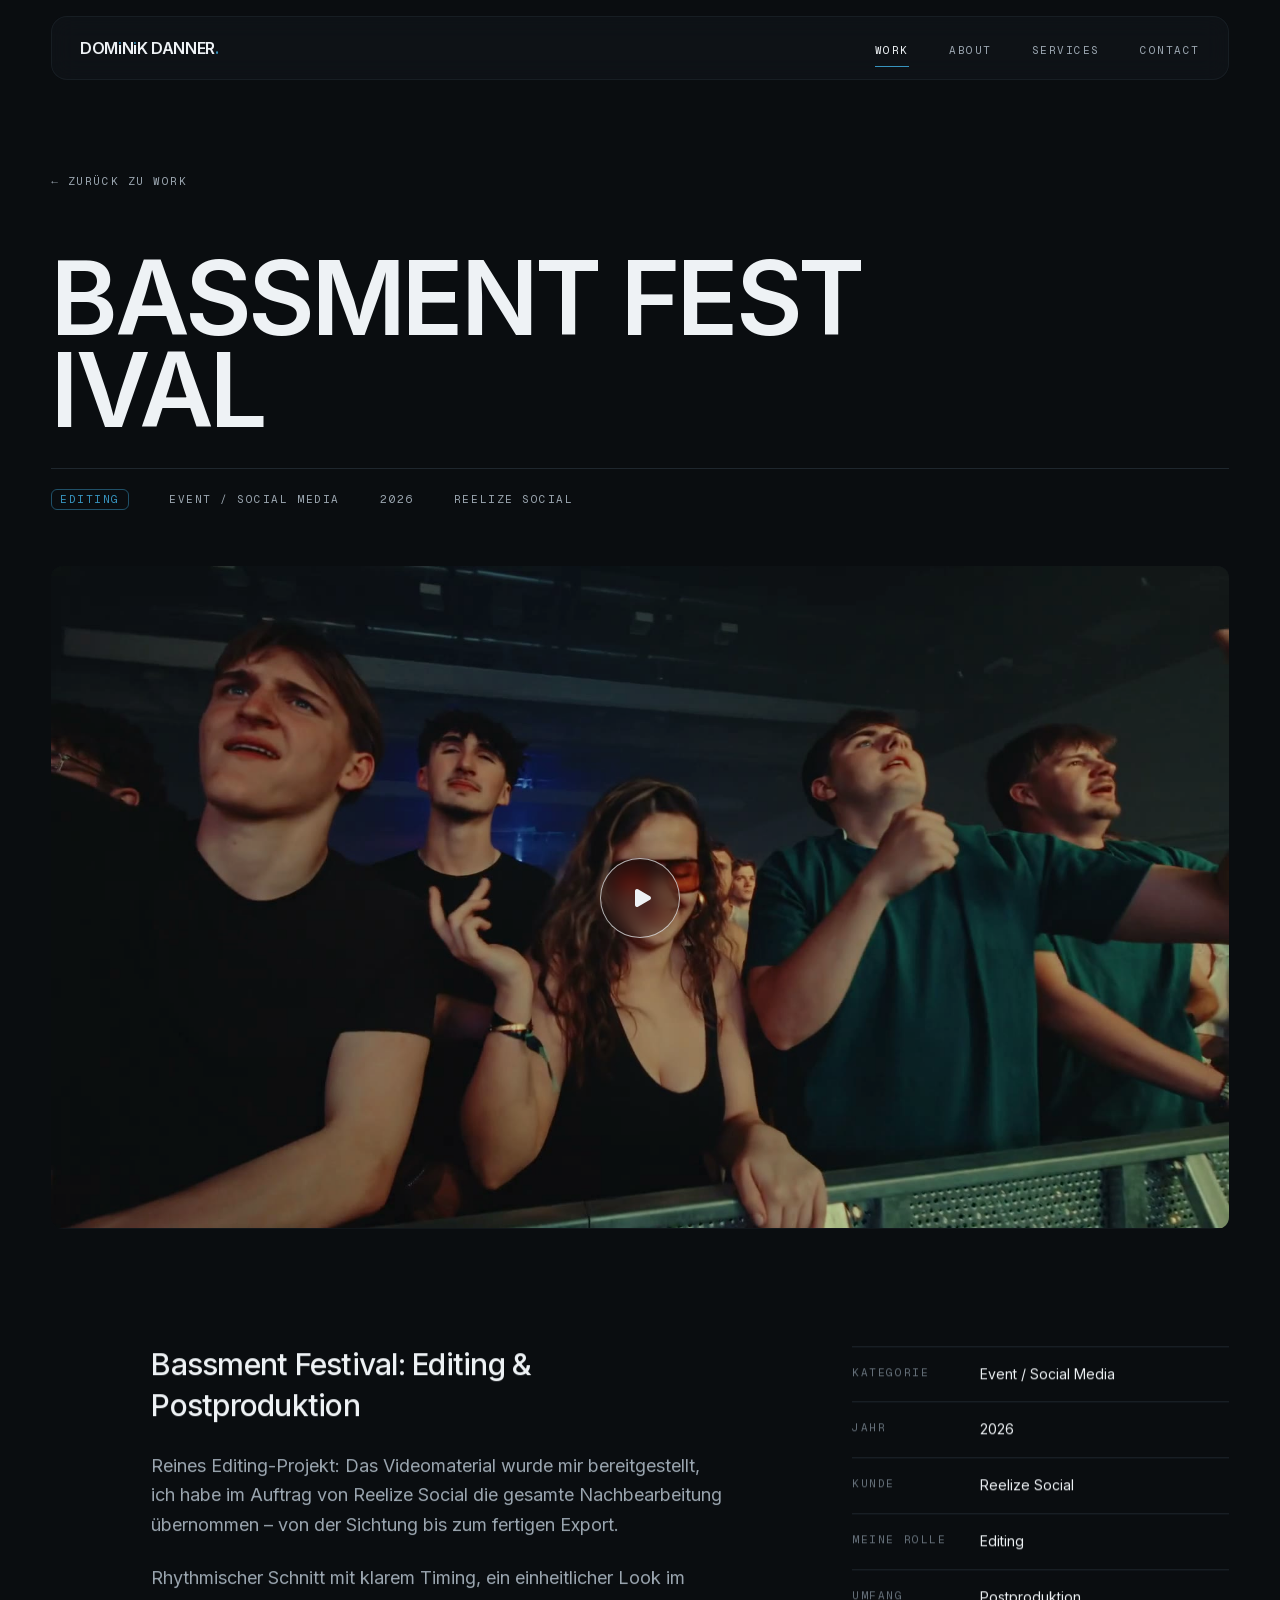
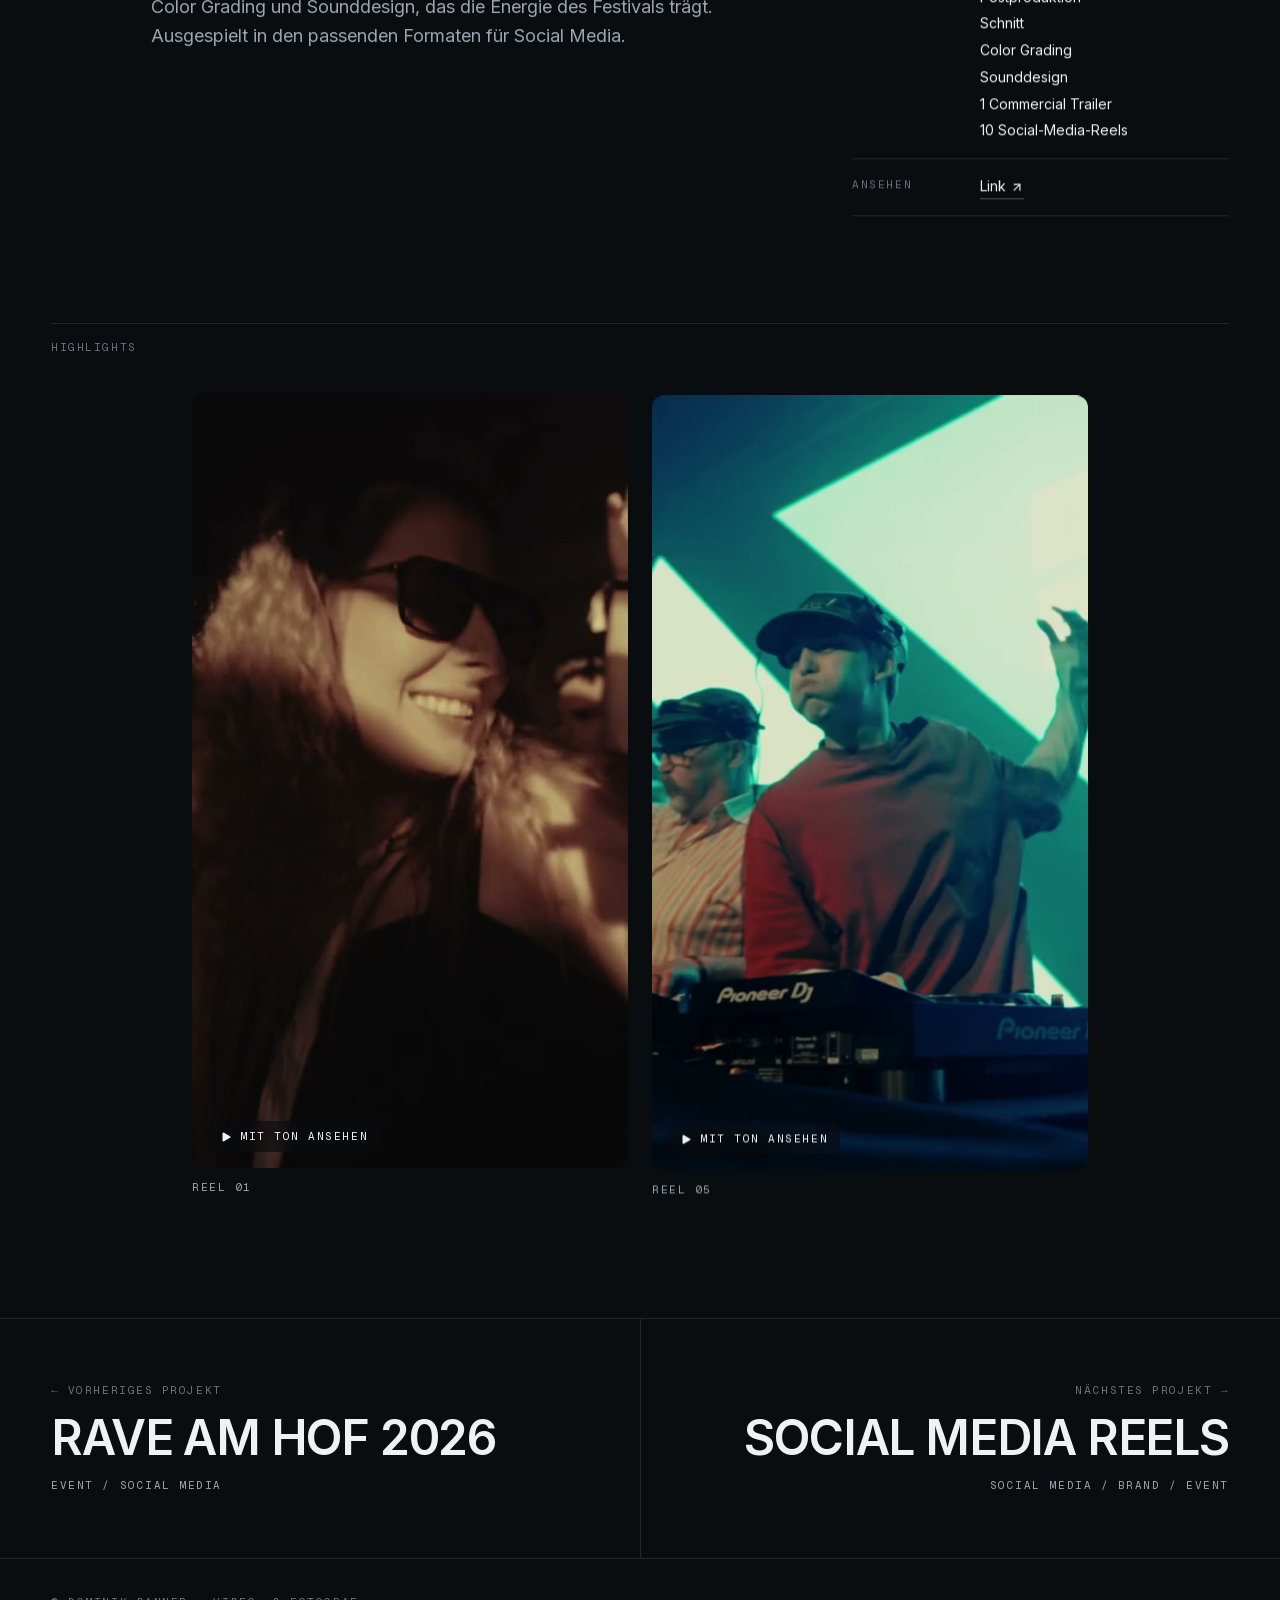
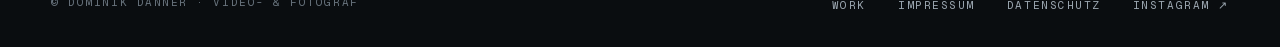
<file: work/bassment-festival-2026/index.html>
<!DOCTYPE html><html lang="de" data-scroll-behavior="smooth" class="MOT0tq_variable FlyLvG_variable antialiased"><head><meta charSet="utf-8"/><meta name="viewport" content="width=device-width, initial-scale=1"/><link rel="preload" href="/_next/static/media/07a39a8a4660cc7c-s.p.0r6juujl39pe6.woff2" as="font" crossorigin="" type="font/woff2"/><link rel="preload" href="/_next/static/media/07c7676b89ed2778-s.p.2bn3s6zvc0dyp.woff2" as="font" crossorigin="" type="font/woff2"/><link rel="stylesheet" href="/_next/static/chunks/1pf7bngf4bfyo.css" data-precedence="next"/><link rel="preload" as="script" fetchPriority="low" href="/_next/static/chunks/1pcw6gskne7pf.js"/><script src="/_next/static/chunks/1wnov70f88xjy.js" async=""></script><script src="/_next/static/chunks/092r-mewpaf3q.js" async=""></script><script src="/_next/static/chunks/0c98xzjfks9hq.js" async=""></script><script src="/_next/static/chunks/turbopack-2u1d16houkiyo.js" async=""></script><script src="/_next/static/chunks/1gcvvfs_yu2kl.js" async=""></script><script src="/_next/static/chunks/3mnpn_xc7t6r1.js" async=""></script><script src="/_next/static/chunks/1ua2kfq9s-me6.js" async=""></script><script src="/_next/static/chunks/2644cg8j3_ogv.js" async=""></script><script src="/_next/static/chunks/1rn373hkuq2vc.js" async=""></script><meta name="theme-color" content="#0a0d10"/><meta name="color-scheme" content="dark"/><title>Bassment Festival – Dominik Danner</title><meta name="description" content="Postproduktion für das Bassment Festival 2026: ein Commercial Trailer und zehn Social-Media-Reels – Schnitt, Color Grading und Sounddesign."/><meta name="application-name" content="Dominik Danner"/><meta name="author" content="Dominik Danner"/><link rel="canonical" href="https://dominikdanner.at/work/bassment-festival-2026/"/><meta property="og:title" content="Bassment Festival – Dominik Danner"/><meta property="og:description" content="Postproduktion für das Bassment Festival 2026: ein Commercial Trailer und zehn Social-Media-Reels – Schnitt, Color Grading und Sounddesign."/><meta property="og:url" content="https://dominikdanner.at/work/bassment-festival-2026/"/><meta property="og:image" content="https://dominikdanner.at/images/projects/bassment-festival-2026/thumb-blue.jpg"/><meta property="og:image:width" content="1920"/><meta property="og:image:height" content="1080"/><meta property="og:image:alt" content="Publikum in blauem Licht beim Bassment Festival"/><meta property="og:type" content="article"/><meta name="twitter:card" content="summary_large_image"/><meta name="twitter:title" content="Bassment Festival – Dominik Danner"/><meta name="twitter:description" content="Postproduktion für das Bassment Festival 2026: ein Commercial Trailer und zehn Social-Media-Reels – Schnitt, Color Grading und Sounddesign."/><meta name="twitter:image" content="https://dominikdanner.at/images/projects/bassment-festival-2026/thumb-blue.jpg"/><meta name="twitter:image:alt" content="Publikum in blauem Licht beim Bassment Festival"/><meta name="twitter:image:width" content="1920"/><meta name="twitter:image:height" content="1080"/><link rel="icon" href="/icon.png?icon.1b9o078viy2hf.png" sizes="64x64" type="image/png"/><link rel="apple-touch-icon" href="/apple-icon.png?apple-icon.0uh8rb_fdy0hc.png" sizes="180x180" type="image/png"/><meta name="next-size-adjust" content=""/><script>setTimeout(function(){document.documentElement.dataset.intro="seen"},2400);</script><script src="/_next/static/chunks/0cz1d0mv5g_q7.js" noModule=""></script></head><body class="flex min-h-svh flex-col"><div hidden=""><!--$--><!--/$--></div><a href="#main" class="label sr-only z-[60] bg-paper px-4 py-3 text-ink focus:not-sr-only focus:fixed focus:left-4 focus:top-4">Zum Inhalt springen</a><div aria-hidden="true" class="intro-overlay pointer-events-none fixed inset-0 z-[70] flex items-center justify-center bg-ink"><div class="flex flex-col items-center gap-5"><div class="overflow-hidden"><p class="animate-rise font-wide text-[clamp(1.75rem,6vw,4.5rem)] font-semibold leading-none tracking-tight">D<!-- -->O<!-- -->M<span class="logo-i"><span class="logo-i-stem">I</span></span>N<span class="logo-i"><span class="logo-i-stem">I</span></span>K<!-- --> <!-- -->D<!-- -->A<!-- -->N<!-- -->N<!-- -->E<!-- -->R<span class="text-accent">.</span></p></div><div class="intro-bar h-px w-full bg-paper/40"></div><p class="label animate-fade text-mist [animation-delay:0.4s]">Visual stories. Real moments.</p></div></div><header class="gutter pointer-events-none fixed inset-x-0 top-0 z-50 pt-3 md:pt-4"><div class="pointer-events-auto flex h-14 items-center justify-between rounded-2xl border px-5 backdrop-blur-md transition-colors duration-500 md:h-16 md:px-7 border-line/60 bg-ink-raised/60"><a class="font-wide text-sm font-semibold tracking-tight md:text-base" aria-label="Dominik Danner – Startseite" href="/">D<!-- -->O<!-- -->M<span class="logo-i"><span class="logo-i-stem">I</span></span>N<span class="logo-i"><span class="logo-i-stem">I</span></span>K<!-- --> <!-- -->D<!-- -->A<!-- -->N<!-- -->N<!-- -->E<!-- -->R<span class="text-accent">.</span></a><nav aria-label="Hauptnavigation" class="hidden md:block"><ul class="flex items-center gap-10"><li><a aria-current="page" class="label group relative py-2 text-mist transition-colors hover:text-paper aria-[current=page]:text-paper" href="/work/">Work<span class="absolute inset-x-0 -bottom-0.5 h-px origin-left scale-x-0 bg-accent transition-transform duration-500 ease-[var(--ease-cinematic)] group-hover:scale-x-100 group-aria-[current=page]:scale-x-100"></span></a></li><li><a class="label group relative py-2 text-mist transition-colors hover:text-paper aria-[current=page]:text-paper" href="/#about">About<span class="absolute inset-x-0 -bottom-0.5 h-px origin-left scale-x-0 bg-accent transition-transform duration-500 ease-[var(--ease-cinematic)] group-hover:scale-x-100 group-aria-[current=page]:scale-x-100"></span></a></li><li><a class="label group relative py-2 text-mist transition-colors hover:text-paper aria-[current=page]:text-paper" href="/#services">Services<span class="absolute inset-x-0 -bottom-0.5 h-px origin-left scale-x-0 bg-accent transition-transform duration-500 ease-[var(--ease-cinematic)] group-hover:scale-x-100 group-aria-[current=page]:scale-x-100"></span></a></li><li><a class="label group relative py-2 text-mist transition-colors hover:text-paper aria-[current=page]:text-paper" href="/#contact">Contact<span class="absolute inset-x-0 -bottom-0.5 h-px origin-left scale-x-0 bg-accent transition-transform duration-500 ease-[var(--ease-cinematic)] group-hover:scale-x-100 group-aria-[current=page]:scale-x-100"></span></a></li></ul></nav><button type="button" class="label -mr-3 flex h-12 items-center px-3 md:hidden" aria-expanded="false" aria-controls="mobile-menu">Menü</button></div></header><main id="main" class="flex-1"><div style="opacity:0"><!--$?--><template id="B:0"></template><div class="min-h-svh" aria-busy="true"></div><!--/$--><!--$--><!--/$--></div></main><footer class="gutter border-t border-line py-8"><div class="flex flex-col gap-4 md:flex-row md:items-center md:justify-between"><p class="label text-smoke">© <!-- -->Dominik Danner<!-- --> · <!-- -->Video- &amp; Fotograf</p><ul class="flex flex-wrap gap-x-8 gap-y-3"><li><a class="label text-mist transition-colors hover:text-paper" href="/work/">Work</a></li><li><a class="label text-mist transition-colors hover:text-paper" href="/impressum/">Impressum</a></li><li><a class="label text-mist transition-colors hover:text-paper" href="/datenschutz/">Datenschutz</a></li><li><a href="https://www.instagram.com/createdbydomi/" target="_blank" rel="noopener noreferrer" class="label text-mist transition-colors hover:text-paper">Instagram ↗</a></li></ul></div></footer><script>requestAnimationFrame(function(){$RT=performance.now()});</script><script id="_R_">(globalThis["TURBOPACK"] || (globalThis["TURBOPACK"] = [])).push({"otherChunks":["static/chunks/1pcw6gskne7pf.js","static/chunks/1wnov70f88xjy.js","static/chunks/092r-mewpaf3q.js","static/chunks/0c98xzjfks9hq.js"],"runtimeModuleIds":[94553]});</script><script src="/_next/static/chunks/1pcw6gskne7pf.js" async=""></script><div hidden id="S:0"><article><header class="gutter pb-10 pt-28 md:pb-14 md:pt-40"><a class="label inline-flex min-h-11 items-center gap-2 text-mist transition-colors hover:text-paper" href="/work/">← Zurück zu Work</a><div class="mt-8 grid gap-8 md:mt-12 md:grid-cols-12 md:gap-6"><h1 class="animate-fade font-wide text-[clamp(2rem,8vw,8.5rem)] font-semibold uppercase leading-[0.9] tracking-[-0.035em] break-words hyphens-auto md:col-span-10">B<!-- -->a<!-- -->s<!-- -->s<!-- -->m<!-- -->e<!-- -->n<!-- -->t<!-- --> <!-- -->F<!-- -->e<!-- -->s<!-- -->t<span data-char="i" class="accent-dot">i</span>v<!-- -->a<!-- -->l</h1></div><div class="animate-fade mt-8 flex flex-wrap items-center gap-x-10 gap-y-3 border-t border-line pt-5 [animation-delay:0.1s]"><span class="label inline-flex items-center whitespace-nowrap rounded-md border border-accent/50 px-2 py-1 leading-none text-accent ">Editing</span><p class="label text-mist">Event / Social Media</p><p class="label text-mist">2026</p><p class="label text-mist">Reelize Social</p></div></header><div class="animate-fade md:gutter [animation-delay:0.2s]"><div class="relative overflow-hidden rounded-xl bg-ink-raised " style="aspect-ratio:1920 / 1080"><video class="absolute inset-0 h-full w-full object-cover" src="/videos/projects/bassment-festival-2026/trailer.mp4" poster="/images/projects/bassment-festival-2026/trailer.jpg" aria-label="Commercial Trailer Bassment Festival" playsInline="" preload="none"></video><button type="button" class="group absolute inset-0 flex items-center justify-center transition-colors duration-500 bg-ink/10 hover:bg-transparent" aria-label="Video mit Ton abspielen: Commercial Trailer"><span class="flex size-14 items-center justify-center rounded-full border border-paper/70 bg-ink/20 backdrop-blur-sm transition-transform duration-500 group-hover:scale-110 md:size-20"><svg xmlns="http://www.w3.org/2000/svg" width="24" height="24" viewBox="0 0 24 24" fill="none" stroke="currentColor" stroke-width="0" stroke-linecap="round" stroke-linejoin="round" class="lucide lucide-play size-4 translate-x-0.5 fill-paper md:size-6" aria-hidden="true"><path d="M5 5a2 2 0 0 1 3.008-1.728l11.997 6.998a2 2 0 0 1 .003 3.458l-12 7A2 2 0 0 1 5 19z"></path></svg></span></button></div></div><section class="gutter grid gap-12 py-16 md:grid-cols-12 md:gap-6 md:py-28" aria-label="Projektdetails"><div class="space-y-6 md:col-span-6 md:col-start-2"><div style="opacity:0;transform:translateY(32px)"><p class="text-2xl font-medium leading-snug tracking-tight md:text-3xl">Bassment Festival: Editing &amp; Postproduktion</p></div><div style="opacity:0;transform:translateY(32px)"><p class="max-w-prose leading-relaxed text-mist md:text-lg">Reines Editing-Projekt: Das Videomaterial wurde mir bereitgestellt, ich habe im Auftrag von Reelize Social die gesamte Nachbearbeitung übernommen – von der Sichtung bis zum fertigen Export.</p></div><div style="opacity:0;transform:translateY(32px)"><p class="max-w-prose leading-relaxed text-mist md:text-lg">Rhythmischer Schnitt mit klarem Timing, ein einheitlicher Look im Color Grading und Sounddesign, das die Energie des Festivals trägt. Ausgespielt in den passenden Formaten für Social Media.</p></div></div><div class="md:col-span-4 md:col-start-9" style="opacity:0;transform:translateY(32px)"><dl class="divide-y divide-line border-y border-line"><div class="grid grid-cols-[7rem_1fr] gap-4 py-4"><dt class="label pt-0.5 text-smoke">Kategorie</dt><dd class="text-sm leading-relaxed">Event / Social Media</dd></div><div class="grid grid-cols-[7rem_1fr] gap-4 py-4"><dt class="label pt-0.5 text-smoke">Jahr</dt><dd class="text-sm leading-relaxed">2026</dd></div><div class="grid grid-cols-[7rem_1fr] gap-4 py-4"><dt class="label pt-0.5 text-smoke">Kunde</dt><dd class="text-sm leading-relaxed">Reelize Social</dd></div><div class="grid grid-cols-[7rem_1fr] gap-4 py-4"><dt class="label pt-0.5 text-smoke">Meine Rolle</dt><dd class="text-sm leading-relaxed">Editing</dd></div><div class="grid grid-cols-[7rem_1fr] gap-4 py-4"><dt class="label pt-0.5 text-smoke">Umfang</dt><dd class="text-sm leading-relaxed"><ul class="space-y-1"><li>Postproduktion</li><li>Schnitt</li><li>Color Grading</li><li>Sounddesign</li><li>1 Commercial Trailer</li><li>10 Social-Media-Reels</li></ul></dd></div><div class="grid grid-cols-[7rem_1fr] gap-4 py-4"><dt class="label pt-0.5 text-smoke">Ansehen</dt><dd class="text-sm leading-relaxed"><ul class="space-y-1"><li><a href="https://www.bassmentfestival.at" target="_blank" rel="noopener noreferrer" class="group inline-flex items-center gap-1 border-b border-paper/30 transition-colors hover:border-paper">Link<svg xmlns="http://www.w3.org/2000/svg" width="24" height="24" viewBox="0 0 24 24" fill="none" stroke="currentColor" stroke-width="2" stroke-linecap="round" stroke-linejoin="round" class="lucide lucide-arrow-up-right size-3.5" aria-hidden="true"><path d="M7 7h10v10"></path><path d="M7 17 17 7"></path></svg><span class="sr-only">(öffnet in neuem Tab)</span></a></li></ul></dd></div></dl></div></section><section class="gutter pb-20 md:pb-32" aria-label="Galerie"><div class="space-y-16 md:space-y-24"><section aria-label="Highlights"><p class="label mb-6 border-t border-line pt-4 text-smoke md:mb-8">Highlights</p><ul class="grid grid-cols-1 gap-x-6 gap-y-12 sm:grid-cols-2 md:mx-auto md:max-w-4xl"><li style="opacity:0;transform:translateY(32px)"><div class="relative overflow-hidden rounded-xl bg-ink-raised " style="aspect-ratio:1080 / 1920"><video class="absolute inset-0 h-full w-full object-cover" src="/videos/projects/bassment-festival-2026/reel-01.mp4" poster="/images/projects/bassment-festival-2026/reel-01.jpg" aria-label="Social-Media-Reel 01" playsInline="" muted="" loop="" preload="metadata"></video><button type="button" class="group absolute inset-0 flex items-center justify-center transition-colors duration-500 " aria-label="Video mit Ton abspielen: Reel 01"><span class="label absolute bottom-4 left-4 flex items-center gap-2 rounded-md bg-ink/60 px-3 py-2 text-paper backdrop-blur-sm transition-colors group-hover:bg-paper group-hover:text-ink"><svg xmlns="http://www.w3.org/2000/svg" width="24" height="24" viewBox="0 0 24 24" fill="none" stroke="currentColor" stroke-width="0" stroke-linecap="round" stroke-linejoin="round" class="lucide lucide-play size-3 fill-current" aria-hidden="true"><path d="M5 5a2 2 0 0 1 3.008-1.728l11.997 6.998a2 2 0 0 1 .003 3.458l-12 7A2 2 0 0 1 5 19z"></path></svg>Mit Ton ansehen</span></button></div><p class="label mt-3 text-mist">Reel 01</p></li><li style="opacity:0;transform:translateY(32px)"><div class="relative overflow-hidden rounded-xl bg-ink-raised " style="aspect-ratio:1080 / 1920"><video class="absolute inset-0 h-full w-full object-cover" src="/videos/projects/bassment-festival-2026/reel-05.mp4" poster="/images/projects/bassment-festival-2026/reel-05.jpg" aria-label="Social-Media-Reel 05" playsInline="" muted="" loop="" preload="metadata"></video><button type="button" class="group absolute inset-0 flex items-center justify-center transition-colors duration-500 " aria-label="Video mit Ton abspielen: Reel 05"><span class="label absolute bottom-4 left-4 flex items-center gap-2 rounded-md bg-ink/60 px-3 py-2 text-paper backdrop-blur-sm transition-colors group-hover:bg-paper group-hover:text-ink"><svg xmlns="http://www.w3.org/2000/svg" width="24" height="24" viewBox="0 0 24 24" fill="none" stroke="currentColor" stroke-width="0" stroke-linecap="round" stroke-linejoin="round" class="lucide lucide-play size-3 fill-current" aria-hidden="true"><path d="M5 5a2 2 0 0 1 3.008-1.728l11.997 6.998a2 2 0 0 1 .003 3.458l-12 7A2 2 0 0 1 5 19z"></path></svg>Mit Ton ansehen</span></button></div><p class="label mt-3 text-mist">Reel 05</p></li></ul></section></div></section><nav aria-label="Weitere Projekte" class="grid border-t border-line md:grid-cols-2"><a rel="prev" class="gutter group flex flex-col gap-4 py-10 transition-colors duration-500 hover:bg-ink-raised md:py-16 " href="/work/rave-am-hof-2026/"><span class="label text-smoke">← Vorheriges Projekt</span><span class="max-w-full break-words font-wide font-semibold uppercase leading-none tracking-tight hyphens-auto transition-transform duration-700 ease-[var(--ease-cinematic)] text-[clamp(1.5rem,7vw,3rem)] md:group-hover:translate-x-2">Rave am Hof 2026</span><span class="label text-mist">Event / Social Media</span></a><a rel="next" class="gutter group flex flex-col gap-4 py-10 transition-colors duration-500 hover:bg-ink-raised md:py-16 border-t border-line md:items-end md:border-l md:border-t-0 md:text-right" href="/work/social-media-reels/"><span class="label text-smoke">Nächstes Projekt →</span><span class="max-w-full break-words font-wide font-semibold uppercase leading-none tracking-tight hyphens-auto transition-transform duration-700 ease-[var(--ease-cinematic)] text-[clamp(1.5rem,7vw,3rem)] md:group-hover:translate-x-2">Social Media Reels</span><span class="label text-mist">Social Media / Brand / Event</span></a></nav></article></div><script>$RB=[];$RV=function(a){$RT=performance.now();for(var b=0;b<a.length;b+=2){var c=a[b],e=a[b+1];null!==e.parentNode&&e.parentNode.removeChild(e);var f=c.parentNode;if(f){var g=c.previousSibling,h=0;do{if(c&&8===c.nodeType){var d=c.data;if("/$"===d||"/&"===d)if(0===h)break;else h--;else"$"!==d&&"$?"!==d&&"$~"!==d&&"$!"!==d&&"&"!==d||h++}d=c.nextSibling;f.removeChild(c);c=d}while(c);for(;e.firstChild;)f.insertBefore(e.firstChild,c);g.data="$";g._reactRetry&&requestAnimationFrame(g._reactRetry)}}a.length=0};
$RC=function(a,b){if(b=document.getElementById(b))(a=document.getElementById(a))?(a.previousSibling.data="$~",$RB.push(a,b),2===$RB.length&&("number"!==typeof $RT?requestAnimationFrame($RV.bind(null,$RB)):(a=performance.now(),setTimeout($RV.bind(null,$RB),2300>a&&2E3<a?2300-a:$RT+300-a)))):b.parentNode.removeChild(b)};$RC("B:0","S:0")</script><script>(self.__next_f=self.__next_f||[]).push([0])</script><script>self.__next_f.push([1,"1:\"$Sreact.fragment\"\n2:\"/_next/static/chunks/1gcvvfs_yu2kl.js\"\n3:\"/_next/static/chunks/3mnpn_xc7t6r1.js\"\n4:I[92130,[\"$2\",\"$3\"],\"MotionProvider\"]\n5:I[92653,[\"$2\",\"$3\"],\"SiteGate\"]\n6:I[50309,[\"$2\",\"$3\"],\"SiteHeader\"]\n7:\"/_next/static/chunks/1ua2kfq9s-me6.js\"\n8:I[39756,[\"$7\"],\"default\"]\n9:\"/_next/static/chunks/2644cg8j3_ogv.js\"\na:I[16868,[\"$2\",\"$3\",\"$9\"],\"default\"]\nb:I[37457,[\"$7\"],\"default\"]\nc:\"/_next/static/chunks/1rn373hkuq2vc.js\"\nd:I[22016,[\"$2\",\"$3\",\"$c\"],\"\"]\n18:I[68027,[\"$2\",\"$3\"],\"default\",1]\n:HL[\"/_next/static/chunks/1pf7bngf4bfyo.css\",\"style\"]\n:HL[\"/_next/static/media/07a39a8a4660cc7c-s.p.0r6juujl39pe6.woff2\",\"font\",{\"crossOrigin\":\"\",\"type\":\"font/woff2\"}]\n:HL[\"/_next/static/media/07c7676b89ed2778-s.p.2bn3s6zvc0dyp.woff2\",\"font\",{\"crossOrigin\":\"\",\"type\":\"font/woff2\"}]\n12:X\n15:[[\"children\",{\"s\":\"__PAGE__\",\"h\":512,\"d\":{\"r\":\"$L16\",\"p\":false,\"v\":null}}]]\n13:[[\"children\",{\"s\":{\"n\":\"slug\",\"t\":\"d\",\"k\":\"bassment-festival-2026\",\"s\":[]},\"h\":512,\"d\":{\"r\":\"$L14\",\"p\":false,\"v\":\"$12\"},\"c\":\"$Q15\"}]]\n10:[[\"children\",{\"s\":\"work\",\"h\":512,\"d\":{\"r\":\"$L11\",\"p\":false,\"v\":\"$12\"},\"c\":\"$Q13\"}]]\n0:{\"P\":null,\"c\":[\"\",\"work\",\"bassment-festival-2026\",\"\"],\"q\":\"\",\"i\":false,\"t\":{\"t\":{\"s\":\"\",\"h\":528,\"d\":{\"r\":[\"$\",\"$1\",\"c\",{\"children\":[[[\"$\",\"link\",\"0\",{\"rel\":\"stylesheet\",\"href\":\"/_next/static/chunks/1pf7bngf4bfyo.css\",\"precedence\":\"next\",\"crossOrigin\":\"$undefined\",\"nonce\":\"$undefined\"}],[\"$\",\"script\",\"script-0\",{\"src\":\"/_next/static/chunks/1gcvvfs_yu2kl.js\",\"async\":true,\"nonce\":\"$undefined\"}],[\"$\",\"script\",\"script-1\",{\"src\":\"/_next/static/chunks/3mnpn_xc7t6r1.js\",\"async\":true,\"nonce\":\"$undefined\"}]],[\"$\",\"html\",null,{\"lang\":\"de\",\"data-scroll-behavior\":\"smooth\",\"className\":\"MOT0tq_variable FlyLvG_variable antialiased\",\"suppressHydrationWarning\":true,\"children\":[[\"$\",\"head\",null,{\"children\":[\"$\",\"script\",null,{\"dangerouslySetInnerHTML\":{\"__html\":\"setTimeout(function(){document.documentElement.dataset.intro=\\\"seen\\\"},2400);\"}}]}],[\"$\",\"body\",null,{\"className\":\"flex min-h-svh flex-col\",\"children\":[[\"$\",\"a\",null,{\"href\":\"#main\",\"className\":\"label sr-only z-[60] bg-paper px-4 py-3 text-ink focus:not-sr-only focus:fixed focus:left-4 focus:top-4\",\"children\":\"Zum Inhalt springen\"}],[\"$\",\"div\",null,{\"aria-hidden\":\"true\",\"className\":\"intro-overlay pointer-events-none fixed inset-0 z-[70] flex items-center justify-center bg-ink\",\"children\":[\"$\",\"div\",null,{\"className\":\"flex flex-col items-center gap-5\",\"children\":[[\"$\",\"div\",null,{\"className\":\"overflow-hidden\",\"children\":[\"$\",\"p\",null,{\"className\":\"animate-rise font-wide text-[clamp(1.75rem,6vw,4.5rem)] font-semibold leading-none tracking-tight\",\"children\":[[[\"$\",\"$1\",\"0\",{\"children\":\"D\"}],[\"$\",\"$1\",\"1\",{\"children\":\"O\"}],[\"$\",\"$1\",\"2\",{\"children\":\"M\"}],[\"$\",\"span\",\"3\",{\"className\":\"logo-i\",\"children\":[\"$\",\"span\",null,{\"className\":\"logo-i-stem\",\"children\":\"I\"}]}],[\"$\",\"$1\",\"4\",{\"children\":\"N\"}],[\"$\",\"span\",\"5\",{\"className\":\"logo-i\",\"children\":[\"$\",\"span\",null,{\"className\":\"logo-i-stem\",\"children\":\"I\"}]}],[\"$\",\"$1\",\"6\",{\"children\":\"K\"}],[\"$\",\"$1\",\"7\",{\"children\":\" \"}],[\"$\",\"$1\",\"8\",{\"children\":\"D\"}],[\"$\",\"$1\",\"9\",{\"children\":\"A\"}],[\"$\",\"$1\",\"10\",{\"children\":\"N\"}],[\"$\",\"$1\",\"11\",{\"children\":\"N\"}],[\"$\",\"$1\",\"12\",{\"children\":\"E\"}],[\"$\",\"$1\",\"13\",{\"children\":\"R\"}]],[\"$\",\"span\",null,{\"className\":\"text-accent\",\"children\":\".\"}]]}]}],[\"$\",\"div\",null,{\"className\":\"intro-bar h-px w-full bg-paper/40\"}],[\"$\",\"p\",null,{\"className\":\"label animate-fade text-mist [animation-delay:0.4s]\",\"children\":\"Visual stories. Real moments.\"}]]}]}],[\"$\",\"$L4\",null,{\"children\":[\"$\",\"$L5\",null,{\"children\":[[\"$\",\"$L6\",null,{}],[\"$\",\"main\",null,{\"id\":\"main\",\"className\":\"flex-1\",\"children\":[\"$\",\"$L8\",null,{\"parallelRouterKey\":\"children\",\"error\":\"$undefined\",\"errorStyles\":\"$undefined\",\"errorScripts\":\"$undefined\",\"template\":[\"$\",\"$La\",null,{\"children\":[\"$\",\"$Lb\",null,{}]}],\"templateStyles\":[],\"templateScripts\":[[\"$\",\"script\",\"script-0\",{\"src\":\"/_next/static/chunks/2644cg8j3_ogv.js\",\"async\":true,\"nonce\":\"$undefined\"}]],\"notFound\":[[\"$\",\"section\",null,{\"className\":\"gutter flex min-h-[80svh] flex-col justify-end pb-16 pt-32\",\"children\":[[\"$\",\"p\",null,{\"className\":\"label text-smoke\",\"children\":\"Fehler 404\"}],[\"$\",\"h1\",null,{\"className\":\"mt-6 font-wide text-[clamp(3rem,12vw,11rem)] font-semibold uppercase leading-[0.85] tracking-[-0.04em]\",\"children\":\"Nicht im Bild\"}],[\"$\",\"p\",null,{\"className\":\"mt-8 max-w-md leading-relaxed text-mist\",\"children\":\"Diese Seite existiert nicht oder wurde verschoben.\"}],[\"$\",\"div\",null,{\"className\":\"mt-10 flex gap-8\",\"children\":[[\"$\",\"$Ld\",null,{\"href\":\"/\",\"className\":\"border-b border-paper pb-1 text-sm font-medium\",\"children\":\"Zur Startseite\"}],[\"$\",\"$Ld\",null,{\"href\":\"/work\",\"className\":\"border-b border-paper/40 pb-1 text-sm font-medium text-mist hover:text-paper\",\"children\":\"Alle Projekte\"}]]}]]}],[]],\"forbidden\":\"$undefined\",\"unauthorized\":\"$undefined\"}]}],[\"$\",\"footer\",null,{\"className\":\"gutter border-t border-line py-8\",\"children\":[\"$\",\"div\",null,{\"className\":\"flex flex-col gap-4 md:flex-row md:items-center md:justify-between\",\"children\":[[\"$\",\"p\",null,{\"className\":\"label text-smoke\",\"children\":[\"© \",\"Dominik Danner\",\" · \",\"Video- \u0026 Fotograf\"]}],[\"$\",\"ul\",null,{\"className\":\"flex flex-wrap gap-x-8 gap-y-3\",\"children\":[[\"$\",\"li\",null,{\"children\":[\"$\",\"$Ld\",null,{\"href\":\"/work\",\"className\":\"label text-mist transition-colors hover:text-paper\",\"children\":\"Work\"}]}],[\"$\",\"li\",null,{\"children\":[\"$\",\"$Ld\",null,{\"href\":\"/impressum\",\"className\":\"label text-mist transition-colors hover:text-paper\",\"children\":\"Impressum\"}]}],[\"$\",\"li\",null,{\"children\":[\"$\",\"$Ld\",null,{\"href\":\"/datenschutz\",\"className\":\"label text-mist transition-colors hover:text-paper\",\"children\":\"Datenschutz\"}]}],[\"$\",\"li\",null,{\"children\":[\"$\",\"a\",null,{\"href\":\"https://www.instagram.com/createdbydomi/\",\"target\":\"_blank\",\"rel\":\"noopener noreferrer\",\"className\":\"label text-mist transition-colors hover:text-paper\",\"children\":\"Instagram ↗\"}]}]]}]]}]}],\"$Le\",\"$Lf\"]}]}]]}]]}]]}],\"p\":false,\"v\":null},\"c\":\"$Q10\"},\"h\":{\"r\":\"$L17\",\"p\":false,\"v\":null}},\"m\":\"$undefined\",\"G\":[\"$18\",[\"$L19\"]],\"S\":true,\"r\":\"$undefined\",\"s\":\"$undefined\",\"a\":\"$undefined\",\"l\":\"$undefined\",\"p\":\"$undefined\",\"d\":\"$undefined\",\"b\":\"FF-bHfj5tIjT2d6JC8Sno\"}\n1a:I[77852,[\"$2\",\"$3\"],\"ViewCursor\"]\n1b:\"AccentDotsCalibrator\"\n1c:I[80288,[\"$2\",\"$3\"],\"$1b\"]\n1d:\"$Sreact.suspense\"\n1f:I[97367,[\"$7\"],\"OutletBoundary\"]\n21:\"ViewportBoundary\"\n22:I[97367,[\"$7\"],\"$21\"]\n24:\"MetadataBoundary\"\n25:I[97367,[\"$7\"],\"$24\"]\ne:[\"$\",\"$L1a\",null,{}]\nf:[\"$\",\"$L1c\",null,{}]\n11:[\"$\",\"$1\",\"c\",{\"children\":[null,[\"$\",\"$L8\",null,{\"parallelRouterKey\":\"children\",\"error\":\"$undefined\",\"errorStyles\":\"$undefined\",\"errorScripts\":\"$undefined\",\"template\":[\"$\",\"$Lb\",null,{}],\"templateStyles\":\"$undefined\",\"templateScripts\":\"$undefined\",\"notFound\":\"$undefined\",\"forbidden\":\"$undefined\",\"unauthorized\":\"$undefined\"}]]}]\n14:[\"$\",\"$1\",\"c\",{\"children\":[null,[\"$\",\"$L8\",null,{\"parallelRouterKey\":\"children\",\"error\":\"$undefined\",\"errorStyles\":\"$undefined\",\"errorScripts\":\"$undefined\",\"template\":[\"$\",\"$Lb\",null,{}],\"templateStyles\":\"$undefined\",\"templateScripts\":\"$undefined\",\"notFound\":\"$undefined\",\"forbidden\":\"$undefined\",\"unauthorized\":\"$undefined\"}]]}]\n16:[\"$\",\"$1\",\"c\",{\"children\":[[\"$\",\"$1d\",null,{\"fallback\":[\"$\",\"div\",null,{\"className\":\"min-h-svh\",\"aria-busy\":\"true\"}],\"children\":\"$L1e\"}],[[\"$\",\"script\",\"script-0\",{\"src\":\"/_next/static/chunks/1rn373hkuq2vc.js\",\"async\":true,\"nonce\":\"$undefined\"}]],[\"$\",\"$L1f\",null,{\"children\":[\"$\",\"$1d\",null,{\"name\":\"Next.MetadataOutlet\",\"children\":\"$@20\"}]}]]}]\n17:[\"$\",\"$1\",\"h\",{\"children\":[null,[\"$\",\"$L22\",null,{\"children\":\"$L23\"}],[\"$\",\"$L25\",null,{\"children\":[[\"$\",\"div\",null,{\"hidden\":true,\"children\":[\"$\",\"$1d\",null,{\"name\":\"Next.Metadata\",\"children\":\"$L26\"}]}],null]}],[\"$\",\"meta\",null,{\"name\":\"next-size-adjust\",\"content\":\"\"}]]}]\n19:[\"$\",\"link\",\"0\",{\"rel\":\"stylesheet\",\"href\":\"/_next/static/chunks/1pf7bngf4bfyo.css\",\"precedence\":\"next\",\"crossOrigin\":\"$undefined\",\"nonce\":\"$undefined\"}]\n27:I[59870,[\"$2\",\"$3\",\"$c\"],\"VideoPlayer\"]\n28:I[82987,[\"$2\",\"$3\",\"$c\"],\"Reveal\"]\n12:C\n1e:[\"$\",\"article\",null,{\"children\":[[\"$\",\"header\",null,{\"className\":\"gutter pb-10 pt-28 md:pb-14 md:pt-40\",\"children\":[[\"$\",\"$Ld\",null,{\"href\":\"/work\",\"className\":\"label inline-flex min-h-11 items-center gap-2 text-mist transition-colors hover:text-paper\",\"children\":\"← Zurück zu Work\"}],[\"$\",\"div\",null,{\"className\":\"mt-8 grid gap-8 md:mt-12 md:grid-cols-12 md:gap-6\",\"children\":[\"$\",\"h1\",null,{\"className\":\"animate-fade font-wide text-[clamp(2rem,8vw,8.5rem)] font-semibold uppercase leading-[0.9] tracking-[-0.035em] break-words hyphens-auto md:col-span-10\",\"children\":[[\"$\",\"$1\",\"0\",{\"children\":\"B\"}],[\"$\",\"$1\",\"1\",{\"children\":\"a\"}],[\"$\",\"$1\",\"2\",{\"children\":\"s\"}],[\"$\",\"$1\",\"3\",{\"children\":\"s\"}],[\"$\",\"$1\",\"4\",{\"children\":\"m\"}],[\"$\",\"$1\",\"5\",{\"children\":\"e\"}],[\"$\",\"$1\",\"6\",{\"children\":\"n\"}],[\"$\",\"$1\",\"7\",{\"children\":\"t\"}],[\"$\",\"$1\",\"8\",{\"children\":\" \"}],[\"$\",\"$1\",\"9\",{\"children\":\"F\"}],[\"$\",\"$1\",\"10\",{\"children\":\"e\"}],[\"$\",\"$1\",\"11\",{\"children\":\"s\"}],[\"$\",\"$1\",\"12\",{\"children\":\"t\"}],[\"$\",\"span\",\"13\",{\"data-char\":\"i\",\"className\":\"accent-dot\",\"children\":\"i\"}],[\"$\",\"$1\",\"14\",{\"children\":\"v\"}],[\"$\",\"$1\",\"15\",{\"children\":\"a\"}],[\"$\",\"$1\",\"16\",{\"children\":\"l\"}]]}]}],[\"$\",\"div\",null,{\"className\":\"animate-fade mt-8 flex flex-wrap items-center gap-x-10 gap-y-3 border-t border-line pt-5 [animation-delay:0.1s]\",\"children\":[[\"$\",\"span\",null,{\"className\":\"label inline-flex items-center whitespace-nowrap rounded-md border border-accent/50 px-2 py-1 leading-none text-accent \",\"children\":\"Editing\"}],[\"$\",\"p\",null,{\"className\":\"label text-mist\",\"children\":\"Event / Social Media\"}],[\"$\",\"p\",null,{\"className\":\"label text-mist\",\"children\":2026}],[\"$\",\"p\",null,{\"className\":\"label text-mist\",\"children\":\"Reelize Social\"}]]}]]}],[\"$\",\"div\",null,{\"className\":\"animate-fade md:gutter [animation-delay:0.2s]\",\"children\":[\"$\",\"div\",null,{\"className\":\"relative overflow-hidden rounded-xl bg-ink-raised \",\"style\":{\"aspectRatio\":\"1920 / 1080\"},\"children\":[\"$\",\"$L27\",null,{\"asset\":{\"type\":\"video\",\"src\":\"/videos/projects/bassment-festival-2026/trailer.mp4\",\"poster\":\"/images/projects/bassment-festival-2026/trailer.jpg\",\"alt\":\"Commercial Trailer Bassment Festival\",\"caption\":\"Commercial Trailer\",\"width\":1920,\"height\":1080}}]}]}],[\"$\",\"section\",null,{\"className\":\"gutter grid gap-12 py-16 md:grid-cols-12 md:gap-6 md:py-28\",\"aria-label\":\"Projektdetails\",\"children\":[[\"$\",\"div\",null,{\"className\":\"space-y-6 md:col-span-6 md:col-start-2\",\"children\":[[\"$\",\"$L28\",null,{\"children\":[\"$\",\"p\",null,{\"className\":\"text-2xl font-medium leading-snug tracking-tight md:text-3xl\",\"children\":\"Bassment Festival: Editing \u0026 Postproduktion\"}]}],[[\"$\",\"$L28\",\"0\",{\"delay\":0.05,\"children\":[\"$\",\"p\",null,{\"className\":\"max-w-prose leading-relaxed text-mist md:text-lg\",\"children\":\"Reines Editing-Projekt: Das Videomaterial wurde mir bereitgestellt, ich habe im Auftrag von Reelize Social die gesamte Nachbearbeitung übernommen – von der Sichtung bis zum fertigen Export.\"}]}],[\"$\",\"$L28\",\"1\",{\"delay\":0.05,\"children\":[\"$\",\"p\",null,{\"className\":\"max-w-prose leading-relaxed text-mist md:text-lg\",\"children\":\"Rhythmischer Schnitt mit klarem Timing, ein einheitlicher Look im Color Grading und Sounddesign, das die Energie des Festivals trägt. Ausgespielt in den passenden Formaten für Social Media.\"}]}]],false,null]}],[\"$\",\"$L28\",null,{\"delay\":0.1,\"className\":\"md:col-span-4 md:col-start-9\",\"children\":[\"$\",\"dl\",null,{\"className\":\"divide-y divide-line border-y border-line\",\"children\":[[\"$\",\"div\",\"Kategorie\",{\"className\":\"grid grid-cols-[7rem_1fr] gap-4 py-4\",\"children\":[[\"$\",\"dt\",null,{\"className\":\"label pt-0.5 text-smoke\",\"children\":\"Kategorie\"}],[\"$\",\"dd\",null,{\"className\":\"text-sm leading-relaxed\",\"children\":\"Event / Social Media\"}]]}],[\"$\",\"div\",\"Jahr\",{\"className\":\"grid grid-cols-[7rem_1fr] gap-4 py-4\",\"children\":[[\"$\",\"dt\",null,{\"className\":\"label pt-0.5 text-smoke\",\"children\":\"Jahr\"}],[\"$\",\"dd\",null,{\"className\":\"text-sm leading-relaxed\",\"children\":2026}]]}],[\"$\",\"div\",\"Kunde\",{\"className\":\"grid grid-cols-[7rem_1fr] gap-4 py-4\",\"children\":[[\"$\",\"dt\",null,{\"className\":\"label pt-0.5 text-smoke\",\"children\":\"Kunde\"}],[\"$\",\"dd\",null,{\"className\":\"text-sm leading-relaxed\",\"children\":\"Reelize Social\"}]]}],[\"$\",\"div\",\"Meine Rolle\",{\"className\":\"grid grid-cols-[7rem_1fr] gap-4 py-4\",\"children\":[[\"$\",\"dt\",null,{\"className\":\"label pt-0.5 text-smoke\",\"children\":\"Meine Rolle\"}],\"$L29\"]}],\"$L2a\",\"$L2b\"]}]}]]}],\"$L2c\",\"$L2d\"]}]\n2e:I[5014,[\"$2\",\"$3\",\"$c\"],\"default\"]\n29:[\"$\",\"dd\",null,{\"className\":\"text-sm leading-relaxed\",\"children\":\"Editing\"}]\n2a:[\"$\",\"div\",\"Umfang\",{\"className\":\"grid grid-cols-[7rem_1fr] gap-4 py-4\",\"children\":[[\"$\",\"dt\",null,{\"className\":\"label pt-0.5 text-smoke\",\"children\":\"Umfang\"}],[\"$\",\"dd\",null,{\"className\":\"text-sm leading-relaxed\",\"children\":[\"$\",\"ul\",null,{\"className\":\"space-y-1\",\"children\":[[\"$\",\"li\",\"Postproduktion\",{\"children\":\"Postproduktion\"}],[\"$\",\"li\",\"Schnitt\",{\"children\":\"Schnitt\"}],[\"$\",\"li\",\"Color Grading\",{\"children\":\"Color Grading\"}],[\"$\",\"li\",\"Sounddesign\",{\"children\":\"Sounddesign\"}],[\"$\",\"li\",\"1 Commercial Trailer\",{\"children\":\"1 Commercial Trailer\"}],[\"$\",\"li\",\"10 Social-Media-Reels\",{\"children\":\"10 Social-Media-Reels\"}]]}]}]]}]\n2b:[\"$\",\"div\",\"Ansehen\",{\"className\":\"grid grid-cols-[7rem_1fr] gap-4 py-4\",\"children\":[[\"$\",\"dt\",null,{\"className\":\"label pt-0.5 text-smoke\",\"children\":\"Ansehen\"}],[\"$\",\"dd\",null,{\"className\":\"text-sm leading-relaxed\",\"children\":[\"$\",\"ul\",null,{\"className\":\"space-y-1\",\"children\":[[\"$\",\"li\",\"https://www.bassmentfestival.at\",{\"children\":[\"$\",\"a\",null,{\"href\":\"https://www.bassmentfestival.at\",\"target\":\"_blank\",\"rel\":\"noopener noreferrer\",\"className\":\"group inline-flex items-center gap-1 border-b border-paper/30 transition-colors hover:border-paper\",\"children\":[\"Link\",[\"$\",\"$L2e\",null,{\"ref\":\"$undefined\",\"icon\":{\"name\":\"arrow-up-right\",\"size\":24,\"node\":[[\"path\",{\"d\":\"M7 7h10v10\",\"key\":\"1tivn9\"}],[\"path\",{\"d\":\"M7 17 17 7\",\"key\":\"1vkiza\"}]]},\"className\":\"size-3.5\",\"aria-hidden\":\"true\"}],[\"$\",\"span\",null,{\"className\":\"sr-only\",\"children\":\"(öffnet in neuem Tab)\"}]]}]}]]}]}]]}]\n2c:[\"$\",\"section\",null,{\"className\":\"gutter pb-20 md:pb-32\",\"aria-label\":\"Galerie\",\"children\":[\"$\",\"div\",null,{\"className\":\"space-y-16 md:space-y-24\",\"children\":[[\"$\",\"section\",null,{\"aria-label\":\"Highlights\",\"children\":[[\"$\",\"p\",null,{\"className\":\"label mb-6 border-t border-line pt-4 text-smoke md:mb-8\",\"children\":\"Highlights\"}],[\"$\",\"ul\",null,{\"className\":\"grid grid-cols-1 gap-x-6 gap-y-12 sm:grid-cols-2 md:mx-auto md:max-w-4xl\",\"children\":[[\"$\",\"$L28\",\"/videos/projects/bassment-festival-2026/reel-01.mp4\",{\"as\":\"li\",\"delay\":0,\"className\":\"$undefined\",\"children\":[[\"$\",\"div\",null,{\"className\":\"relative overflow-hidden rounded-xl bg-ink-raised \",\"style\":{\"aspectRatio\":\"1080 / 1920\"},\"children\":[\"$\",\"$L27\",null,{\"asset\":{\"type\":\"video\",\"src\":\"/videos/projects/bassment-festival-2026/reel-01.mp4\",\"poster\":\"/images/projects/bassment-festival-2026/reel-01.jpg\",\"alt\":\"Social-Media-Reel 01\",\"caption\":\"Reel 01\",\"width\":1080,\"height\":1920,\"highlight\":true,\"autoplay\":true}}]}],[\"$\",\"p\",null,{\"className\":\"label mt-3 text-mist\",\"children\":\"Reel 01\"}]]}],[\"$\",\"$L28\",\"/videos/projects/bassment-festival-2026/reel-05.mp4\",{\"as\":\"li\",\"delay\":0.08,\"className\":\"$undefined\",\"children\":[[\"$\",\"div\",null,{\"className\":\"relative overflow-hidden rounded-xl bg-ink-raised \",\"style\":{\"aspectRatio\":\"1080 / 1920\"},\"children\":[\"$\",\"$L27\",null,{\"asset\":{\"type\":\"video\",\"src\":\"/videos/projects/bassment-festival-2026/reel-05.mp4\",\"poster\":\"/images/projects/bassment-festival-2026/reel-05.jpg\",\"alt\":\"Social-Media-Reel 05\",\"caption\":\"Reel 05\",\"width\":1080,\"height\":1920,\"highlight\":true,\"autoplay\":true}}]}],[\"$\",\"p\",null,{\"className\":\"label mt-3 text-mist\",\"children\":\"Reel 05\"}]]}]]}]]}],false,false,false]}]}]\n2d:[\"$\",\"nav\",null,{\"aria-label\":\"Weitere Projekte\",\"className\":\"grid border-t border-line md:grid-cols-2\",\"children\":[[\"$\",\"$Ld\",null,{\"href\":\"/work/rave-am-hof-2026\",\"rel\":\"prev\",\"className\":\"gutter group flex flex-col gap-4 py-10 transition-colors duration-500 hover:bg-ink-raised md:py-16 \",\"children\":[[\"$\",\"span\",null,{\"className\":\"label text-smoke\",\"children\":\"← Vorheriges Projekt\"}],[\"$\",\"span\",null,{\"className\":\"max-w-full break-words font-wide font-semibold uppercase leading-none tracking-tight hyphens-auto transition-transform duration-700 ease-[var(--ease-cinematic)] text-[clamp(1.5rem,7vw,3rem)] md:group-hover:translate-x-2\",\"children\":\"Rave am Hof 2026\"}],[\"$\",\"span\",null,{\"className\":\"label text-mist\",\"children\":\"Event / Social Media\"}]]}],[\"$\",\"$Ld\",null,{\"href\":\"/work/social-media-reels\",\"rel\":\"next\",\"className\":\"gutter group flex flex-col gap-4 py-10 transition-colors duration-500 hover:bg-ink-raised md:py-16 border-t border-line md:items-end md:border-l md:border-t-0 md:text-right\",\"children\":[[\"$\",\"span\",null,{\"className\":\"label text-smoke\",\"children\":\"Nächstes Projekt →\"}],[\"$\",\"span\",null,{\"className\":\"max-w-full break-words font-wide font-semibold uppercase leading-none tracking-tight hyphens-auto transition-transform duration-700 ease-[var(--ease-cinematic)] text-[clamp(1.5rem,7vw,3rem)] md:group-hover:translate-x-2\",\"children\":\"Social Media Reels\"}],[\"$\",\"span\",null,{\"className\":\"label text-mist\",\"children\":\"Social Media / Brand / Event\"}]]}]]}]\n23:[[\"$\",\"meta\",\"0\",{\"charSet\":\"utf-8\"}],[\"$\",\"meta\",\"1\",{\"name\":\"viewport\",\"content\":\"width=device-width, initial-scale=1\"}],[\"$\",\"meta\",\"2\",{\"name\":\"theme-color\",\"content\":\"#0a0d10\"}],[\"$\",\"meta\",\"3\",{\"name\":\"color-scheme\",\"content\":\"dark\"}]]\n2f:I[27201,[\"$7\"],\"IconMark\"]\n20:null\n26:[[\"$\",\"title\",\"0\",{\"children\":\"Bassment Festival – Dominik Danner\"}],[\"$\",\"meta\",\"1\",{\"name\":\"description\",\"content\":\"Postproduktion für das Bassment Festival 2026: ein Commercial Trailer und zehn Social-Media-Reels – Schnitt, Color Grading und Sounddesign.\"}],[\"$\",\"meta\",\"2\",{\"name\":\"application-name\",\"content\":\"Dominik Danner\"}],[\"$\",\"meta\",\"3\",{\"name\":\"author\",\"content\":\"Dominik Danner\"}],[\"$\",\"link\",\"4\",{\"rel\":\"canonical\",\"href\":\"https://dominikdanner.at/work/bassment-festival-2026/\"}],[\"$\",\"meta\",\"5\",{\"property\":\"og:title\",\"content\":\"Bassment Festival – Dominik Danner\"}],[\"$\",\"meta\",\"6\",{\"property\":\"og:description\",\"content\":\"Postproduktion für das Bassment Festival 2026: ein Commercial Trailer und zehn Social-Media-Reels – Schnitt, Color Grading und Sounddesign.\"}],[\"$\",\"meta\",\"7\",{\"property\":\"og:url\",\"content\":\"https://dominikdanner.at/work/bassment-festival-2026/\"}],[\"$\",\"meta\",\"8\",{\"property\":\"og:image\",\"content\":\"https://dominikdanner.at/images/projects/bassment-festival-2026/thumb-blue.jpg\"}],[\"$\",\"meta\",\"9\",{\"property\":\"og:image:width\",\"content\":\"1920\"}],[\"$\",\"meta\",\"10\",{\"property\":\"og:image:height\",\"content\":\"1080\"}],[\"$\",\"meta\",\"11\",{\"property\":\"og:image:alt\",\"content\":\"Publikum in blauem Licht beim Bassment Festival\"}],[\"$\",\"meta\",\"12\",{\"property\":\"og:type\",\"content\":\"article\"}],[\"$\",\"meta\",\"13\",{\"name\":\"twitter:card\",\"content\":\"summary_large_image\"}],[\"$\",\"meta\",\"14\",{\"name\":\"twitter:title\",\"content\":\"Bassment Festival – Dominik Danner\"}],[\"$\",\"meta\",\"15\",{\"name\":\"twitter:description\",\"content\":\"Postproduktion für das Bassment Festival 2026: ein Commercial Trailer und zehn Social-Media-Reels – Schnitt, Color Grading und Sounddesign.\"}],[\"$\",\"meta\",\"16\",{\"name\":\"twitter:image\",\"content\":\"https://dominikdanner.at/images/projects/bassment-festival-2026/thumb-blue.jpg\"}],[\"$\",\"meta\",\"17\",{\"name\":\"twitter:image:alt\",\"content\":\"Publikum in blauem Licht beim Bassment Festival\"}],[\"$\",\"meta\",\"18\",{\"name\":\"twitter:image:width\",\"content\":\"1920\"}],[\"$\",\"meta\",\"19\",{\"name\":\"twitter:image:height\",\"content\":\"1080\"}],[\"$\",\"link\",\"20\",{\"rel\":\"icon\",\"href\":\"/icon.png?icon.1b9o078viy2hf.png\",\"sizes\":\"64x64\",\"type\":\"image/png\"}],[\"$\",\"link\",\"21\",{\"rel\":\"apple-touch-icon\",\"href\":\"/apple-icon.png?apple-icon.0uh8rb_fdy0hc.png\",\"sizes\":\"180x180\",\"type\":\"image/png\"}],[\"$\",\"$L2f\",\"22\",{}]]\n"])</script></body></html>
</file>
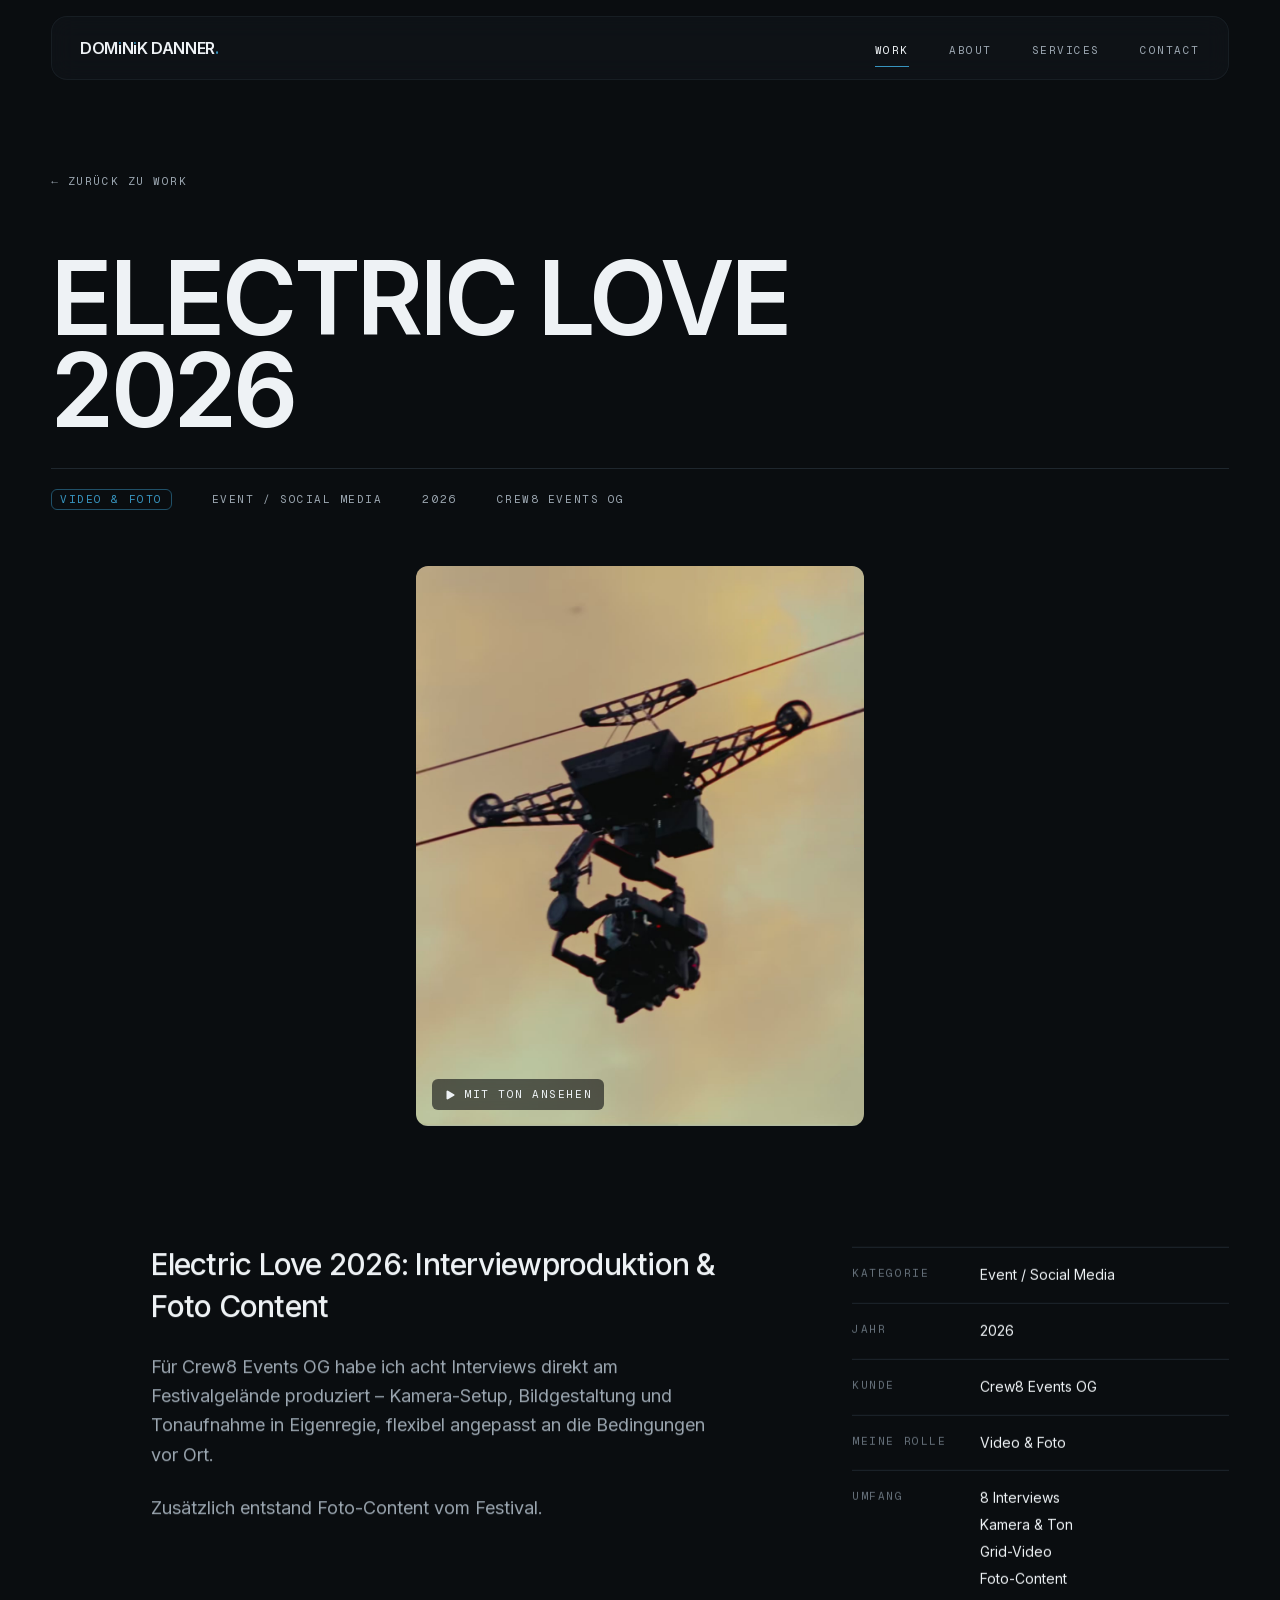
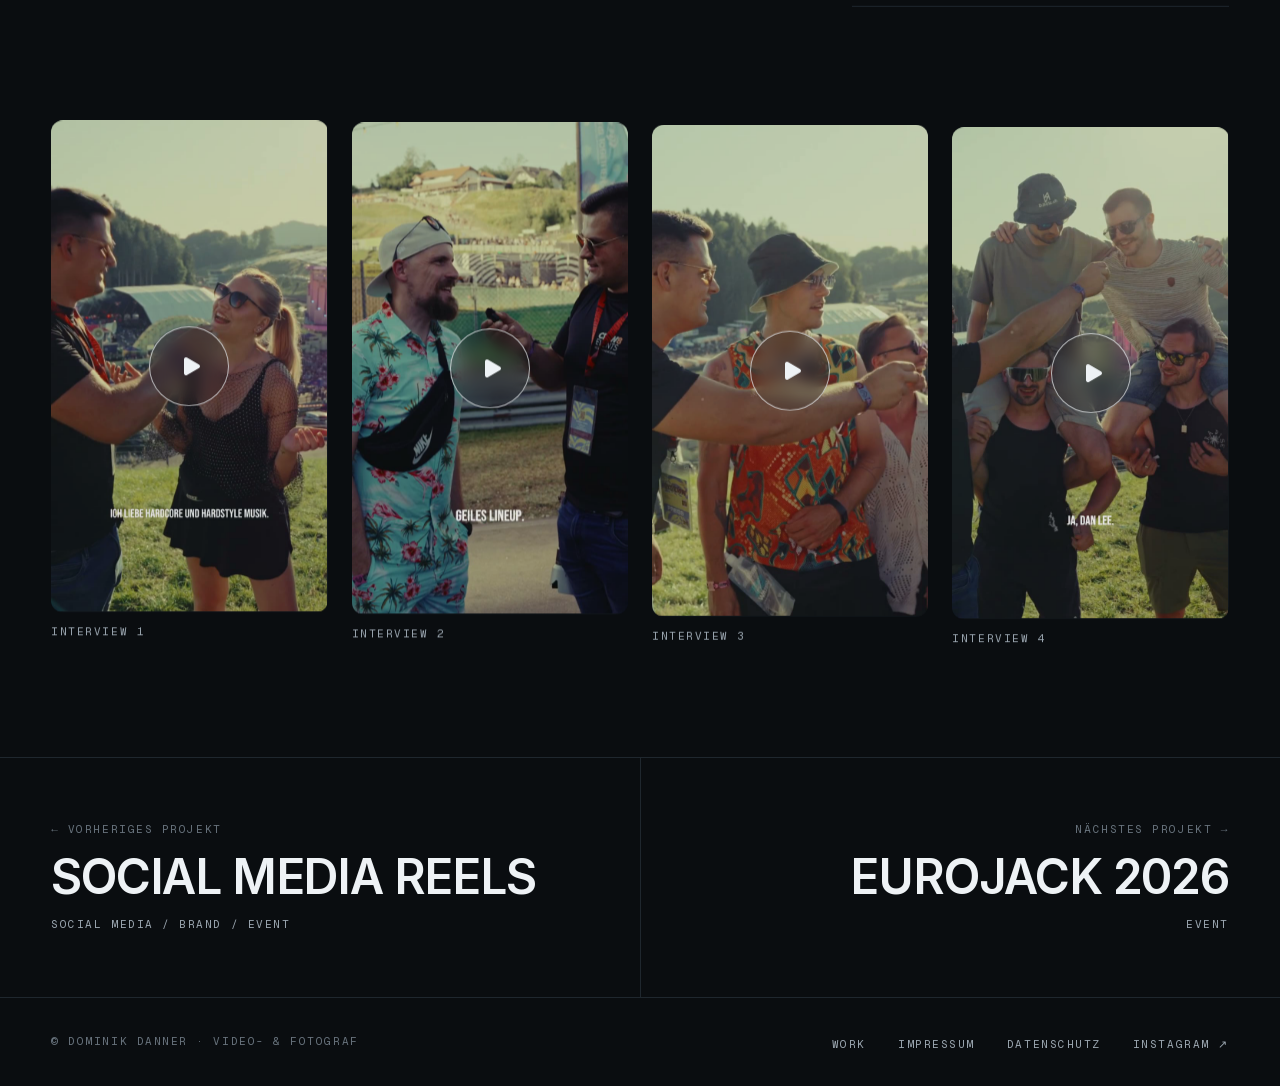
<file: work/electric-love-2026/index.html>
<!DOCTYPE html><html lang="de" data-scroll-behavior="smooth" class="MOT0tq_variable FlyLvG_variable antialiased"><head><meta charSet="utf-8"/><meta name="viewport" content="width=device-width, initial-scale=1"/><link rel="preload" href="/_next/static/media/07a39a8a4660cc7c-s.p.0r6juujl39pe6.woff2" as="font" crossorigin="" type="font/woff2"/><link rel="preload" href="/_next/static/media/07c7676b89ed2778-s.p.2bn3s6zvc0dyp.woff2" as="font" crossorigin="" type="font/woff2"/><link rel="stylesheet" href="/_next/static/chunks/1pf7bngf4bfyo.css" data-precedence="next"/><link rel="preload" as="script" fetchPriority="low" href="/_next/static/chunks/1pcw6gskne7pf.js"/><script src="/_next/static/chunks/1wnov70f88xjy.js" async=""></script><script src="/_next/static/chunks/092r-mewpaf3q.js" async=""></script><script src="/_next/static/chunks/0c98xzjfks9hq.js" async=""></script><script src="/_next/static/chunks/turbopack-2u1d16houkiyo.js" async=""></script><script src="/_next/static/chunks/1gcvvfs_yu2kl.js" async=""></script><script src="/_next/static/chunks/3mnpn_xc7t6r1.js" async=""></script><script src="/_next/static/chunks/1ua2kfq9s-me6.js" async=""></script><script src="/_next/static/chunks/2644cg8j3_ogv.js" async=""></script><script src="/_next/static/chunks/1rn373hkuq2vc.js" async=""></script><meta name="theme-color" content="#0a0d10"/><meta name="color-scheme" content="dark"/><title>Electric Love 2026 – Dominik Danner</title><meta name="description" content="Videoproduktion von acht Interviews und Foto-Content für Crew8 Events OG beim Electric Love Festival 2026."/><meta name="application-name" content="Dominik Danner"/><meta name="author" content="Dominik Danner"/><link rel="canonical" href="https://dominikdanner.at/work/electric-love-2026/"/><meta property="og:title" content="Electric Love 2026 – Dominik Danner"/><meta property="og:description" content="Videoproduktion von acht Interviews und Foto-Content für Crew8 Events OG beim Electric Love Festival 2026."/><meta property="og:url" content="https://dominikdanner.at/work/electric-love-2026/"/><meta property="og:image" content="https://dominikdanner.at/images/projects/electric-love-2026/grid.jpg"/><meta property="og:image:width" content="1080"/><meta property="og:image:height" content="1350"/><meta property="og:image:alt" content="Grid-Video mit Momenten vom Electric Love Festival"/><meta property="og:type" content="article"/><meta name="twitter:card" content="summary_large_image"/><meta name="twitter:title" content="Electric Love 2026 – Dominik Danner"/><meta name="twitter:description" content="Videoproduktion von acht Interviews und Foto-Content für Crew8 Events OG beim Electric Love Festival 2026."/><meta name="twitter:image" content="https://dominikdanner.at/images/projects/electric-love-2026/grid.jpg"/><meta name="twitter:image:alt" content="Grid-Video mit Momenten vom Electric Love Festival"/><meta name="twitter:image:width" content="1080"/><meta name="twitter:image:height" content="1350"/><link rel="icon" href="/icon.png?icon.1b9o078viy2hf.png" sizes="64x64" type="image/png"/><link rel="apple-touch-icon" href="/apple-icon.png?apple-icon.0uh8rb_fdy0hc.png" sizes="180x180" type="image/png"/><meta name="next-size-adjust" content=""/><script>setTimeout(function(){document.documentElement.dataset.intro="seen"},2400);</script><script src="/_next/static/chunks/0cz1d0mv5g_q7.js" noModule=""></script></head><body class="flex min-h-svh flex-col"><div hidden=""><!--$--><!--/$--></div><a href="#main" class="label sr-only z-[60] bg-paper px-4 py-3 text-ink focus:not-sr-only focus:fixed focus:left-4 focus:top-4">Zum Inhalt springen</a><div aria-hidden="true" class="intro-overlay pointer-events-none fixed inset-0 z-[70] flex items-center justify-center bg-ink"><div class="flex flex-col items-center gap-5"><div class="overflow-hidden"><p class="animate-rise font-wide text-[clamp(1.75rem,6vw,4.5rem)] font-semibold leading-none tracking-tight">D<!-- -->O<!-- -->M<span class="logo-i"><span class="logo-i-stem">I</span></span>N<span class="logo-i"><span class="logo-i-stem">I</span></span>K<!-- --> <!-- -->D<!-- -->A<!-- -->N<!-- -->N<!-- -->E<!-- -->R<span class="text-accent">.</span></p></div><div class="intro-bar h-px w-full bg-paper/40"></div><p class="label animate-fade text-mist [animation-delay:0.4s]">Visual stories. Real moments.</p></div></div><header class="gutter pointer-events-none fixed inset-x-0 top-0 z-50 pt-3 md:pt-4"><div class="pointer-events-auto flex h-14 items-center justify-between rounded-2xl border px-5 backdrop-blur-md transition-colors duration-500 md:h-16 md:px-7 border-line/60 bg-ink-raised/60"><a class="font-wide text-sm font-semibold tracking-tight md:text-base" aria-label="Dominik Danner – Startseite" href="/">D<!-- -->O<!-- -->M<span class="logo-i"><span class="logo-i-stem">I</span></span>N<span class="logo-i"><span class="logo-i-stem">I</span></span>K<!-- --> <!-- -->D<!-- -->A<!-- -->N<!-- -->N<!-- -->E<!-- -->R<span class="text-accent">.</span></a><nav aria-label="Hauptnavigation" class="hidden md:block"><ul class="flex items-center gap-10"><li><a aria-current="page" class="label group relative py-2 text-mist transition-colors hover:text-paper aria-[current=page]:text-paper" href="/work/">Work<span class="absolute inset-x-0 -bottom-0.5 h-px origin-left scale-x-0 bg-accent transition-transform duration-500 ease-[var(--ease-cinematic)] group-hover:scale-x-100 group-aria-[current=page]:scale-x-100"></span></a></li><li><a class="label group relative py-2 text-mist transition-colors hover:text-paper aria-[current=page]:text-paper" href="/#about">About<span class="absolute inset-x-0 -bottom-0.5 h-px origin-left scale-x-0 bg-accent transition-transform duration-500 ease-[var(--ease-cinematic)] group-hover:scale-x-100 group-aria-[current=page]:scale-x-100"></span></a></li><li><a class="label group relative py-2 text-mist transition-colors hover:text-paper aria-[current=page]:text-paper" href="/#services">Services<span class="absolute inset-x-0 -bottom-0.5 h-px origin-left scale-x-0 bg-accent transition-transform duration-500 ease-[var(--ease-cinematic)] group-hover:scale-x-100 group-aria-[current=page]:scale-x-100"></span></a></li><li><a class="label group relative py-2 text-mist transition-colors hover:text-paper aria-[current=page]:text-paper" href="/#contact">Contact<span class="absolute inset-x-0 -bottom-0.5 h-px origin-left scale-x-0 bg-accent transition-transform duration-500 ease-[var(--ease-cinematic)] group-hover:scale-x-100 group-aria-[current=page]:scale-x-100"></span></a></li></ul></nav><button type="button" class="label -mr-3 flex h-12 items-center px-3 md:hidden" aria-expanded="false" aria-controls="mobile-menu">Menü</button></div></header><main id="main" class="flex-1"><div style="opacity:0"><!--$?--><template id="B:0"></template><div class="min-h-svh" aria-busy="true"></div><!--/$--><!--$--><!--/$--></div></main><footer class="gutter border-t border-line py-8"><div class="flex flex-col gap-4 md:flex-row md:items-center md:justify-between"><p class="label text-smoke">© <!-- -->Dominik Danner<!-- --> · <!-- -->Video- &amp; Fotograf</p><ul class="flex flex-wrap gap-x-8 gap-y-3"><li><a class="label text-mist transition-colors hover:text-paper" href="/work/">Work</a></li><li><a class="label text-mist transition-colors hover:text-paper" href="/impressum/">Impressum</a></li><li><a class="label text-mist transition-colors hover:text-paper" href="/datenschutz/">Datenschutz</a></li><li><a href="https://www.instagram.com/createdbydomi/" target="_blank" rel="noopener noreferrer" class="label text-mist transition-colors hover:text-paper">Instagram ↗</a></li></ul></div></footer><script>requestAnimationFrame(function(){$RT=performance.now()});</script><script id="_R_">(globalThis["TURBOPACK"] || (globalThis["TURBOPACK"] = [])).push({"otherChunks":["static/chunks/1pcw6gskne7pf.js","static/chunks/1wnov70f88xjy.js","static/chunks/092r-mewpaf3q.js","static/chunks/0c98xzjfks9hq.js"],"runtimeModuleIds":[94553]});</script><script src="/_next/static/chunks/1pcw6gskne7pf.js" async=""></script><div hidden id="S:0"><article><header class="gutter pb-10 pt-28 md:pb-14 md:pt-40"><a class="label inline-flex min-h-11 items-center gap-2 text-mist transition-colors hover:text-paper" href="/work/">← Zurück zu Work</a><div class="mt-8 grid gap-8 md:mt-12 md:grid-cols-12 md:gap-6"><h1 class="animate-fade font-wide text-[clamp(2rem,8vw,8.5rem)] font-semibold uppercase leading-[0.9] tracking-[-0.035em] break-words hyphens-auto md:col-span-10">E<!-- -->l<!-- -->e<!-- -->c<!-- -->t<!-- -->r<span data-char="i" class="accent-dot">i</span>c<!-- --> <!-- -->L<!-- -->o<!-- -->v<!-- -->e<!-- --> <!-- -->2<!-- -->0<!-- -->2<!-- -->6</h1></div><div class="animate-fade mt-8 flex flex-wrap items-center gap-x-10 gap-y-3 border-t border-line pt-5 [animation-delay:0.1s]"><span class="label inline-flex items-center whitespace-nowrap rounded-md border border-accent/50 px-2 py-1 leading-none text-accent ">Video &amp; Foto</span><p class="label text-mist">Event / Social Media</p><p class="label text-mist">2026</p><p class="label text-mist">Crew8 Events OG</p></div></header><div class="animate-fade md:gutter [animation-delay:0.2s]"><div class="gutter md:px-0"><div class="mx-auto" style="width:min(100%, 28rem, calc(85svh * 1080 / 1350))"><div class="relative overflow-hidden rounded-xl bg-ink-raised " style="aspect-ratio:1080 / 1350"><video class="absolute inset-0 h-full w-full object-cover" src="/videos/projects/electric-love-2026/grid.mp4" poster="/images/projects/electric-love-2026/grid.jpg" aria-label="Grid-Video mit Momenten vom Electric Love Festival" playsInline="" muted="" loop="" preload="metadata"></video><button type="button" class="group absolute inset-0 flex items-center justify-center transition-colors duration-500 " aria-label="Video mit Ton abspielen: Grid-Video mit Momenten vom Electric Love Festival"><span class="label absolute bottom-4 left-4 flex items-center gap-2 rounded-md bg-ink/60 px-3 py-2 text-paper backdrop-blur-sm transition-colors group-hover:bg-paper group-hover:text-ink"><svg xmlns="http://www.w3.org/2000/svg" width="24" height="24" viewBox="0 0 24 24" fill="none" stroke="currentColor" stroke-width="0" stroke-linecap="round" stroke-linejoin="round" class="lucide lucide-play size-3 fill-current" aria-hidden="true"><path d="M5 5a2 2 0 0 1 3.008-1.728l11.997 6.998a2 2 0 0 1 .003 3.458l-12 7A2 2 0 0 1 5 19z"></path></svg>Mit Ton ansehen</span></button></div></div></div></div><section class="gutter grid gap-12 py-16 md:grid-cols-12 md:gap-6 md:py-28" aria-label="Projektdetails"><div class="space-y-6 md:col-span-6 md:col-start-2"><div style="opacity:0;transform:translateY(32px)"><p class="text-2xl font-medium leading-snug tracking-tight md:text-3xl">Electric Love 2026: Interviewproduktion &amp; Foto Content</p></div><div style="opacity:0;transform:translateY(32px)"><p class="max-w-prose leading-relaxed text-mist md:text-lg">Für Crew8 Events OG habe ich acht Interviews direkt am Festivalgelände produziert – Kamera-Setup, Bildgestaltung und Tonaufnahme in Eigenregie, flexibel angepasst an die Bedingungen vor Ort.</p></div><div style="opacity:0;transform:translateY(32px)"><p class="max-w-prose leading-relaxed text-mist md:text-lg">Zusätzlich entstand Foto-Content vom Festival.</p></div></div><div class="md:col-span-4 md:col-start-9" style="opacity:0;transform:translateY(32px)"><dl class="divide-y divide-line border-y border-line"><div class="grid grid-cols-[7rem_1fr] gap-4 py-4"><dt class="label pt-0.5 text-smoke">Kategorie</dt><dd class="text-sm leading-relaxed">Event / Social Media</dd></div><div class="grid grid-cols-[7rem_1fr] gap-4 py-4"><dt class="label pt-0.5 text-smoke">Jahr</dt><dd class="text-sm leading-relaxed">2026</dd></div><div class="grid grid-cols-[7rem_1fr] gap-4 py-4"><dt class="label pt-0.5 text-smoke">Kunde</dt><dd class="text-sm leading-relaxed">Crew8 Events OG</dd></div><div class="grid grid-cols-[7rem_1fr] gap-4 py-4"><dt class="label pt-0.5 text-smoke">Meine Rolle</dt><dd class="text-sm leading-relaxed">Video &amp; Foto</dd></div><div class="grid grid-cols-[7rem_1fr] gap-4 py-4"><dt class="label pt-0.5 text-smoke">Umfang</dt><dd class="text-sm leading-relaxed"><ul class="space-y-1"><li>8 Interviews</li><li>Kamera &amp; Ton</li><li>Grid-Video</li><li>Foto-Content</li></ul></dd></div></dl></div></section><section class="gutter pb-20 md:pb-32" aria-label="Galerie"><div class="space-y-16 md:space-y-24"><section><ul class="grid items-start gap-x-3 gap-y-8 md:gap-x-6 md:gap-y-12 grid-cols-2 md:grid-cols-4"><li style="opacity:0;transform:translateY(32px)"><div class="relative overflow-hidden rounded-xl bg-ink-raised " style="aspect-ratio:1080 / 1920"><video class="absolute inset-0 h-full w-full object-cover" src="/videos/projects/electric-love-2026/interview-02.mp4" poster="/images/projects/electric-love-2026/interview-02.jpg" aria-label="Interview mit Festivalgästen 1" playsInline="" preload="none"></video><button type="button" class="group absolute inset-0 flex items-center justify-center transition-colors duration-500 bg-ink/10 hover:bg-transparent" aria-label="Video mit Ton abspielen: Interview 1"><span class="flex size-14 items-center justify-center rounded-full border border-paper/70 bg-ink/20 backdrop-blur-sm transition-transform duration-500 group-hover:scale-110 md:size-20"><svg xmlns="http://www.w3.org/2000/svg" width="24" height="24" viewBox="0 0 24 24" fill="none" stroke="currentColor" stroke-width="0" stroke-linecap="round" stroke-linejoin="round" class="lucide lucide-play size-4 translate-x-0.5 fill-paper md:size-6" aria-hidden="true"><path d="M5 5a2 2 0 0 1 3.008-1.728l11.997 6.998a2 2 0 0 1 .003 3.458l-12 7A2 2 0 0 1 5 19z"></path></svg></span></button></div><p class="label mt-3 text-mist">Interview 1</p></li><li style="opacity:0;transform:translateY(32px)"><div class="relative overflow-hidden rounded-xl bg-ink-raised " style="aspect-ratio:1080 / 1920"><video class="absolute inset-0 h-full w-full object-cover" src="/videos/projects/electric-love-2026/interview-03.mp4" poster="/images/projects/electric-love-2026/interview-03.jpg" aria-label="Interview mit Festivalgästen 2" playsInline="" preload="none"></video><button type="button" class="group absolute inset-0 flex items-center justify-center transition-colors duration-500 bg-ink/10 hover:bg-transparent" aria-label="Video mit Ton abspielen: Interview 2"><span class="flex size-14 items-center justify-center rounded-full border border-paper/70 bg-ink/20 backdrop-blur-sm transition-transform duration-500 group-hover:scale-110 md:size-20"><svg xmlns="http://www.w3.org/2000/svg" width="24" height="24" viewBox="0 0 24 24" fill="none" stroke="currentColor" stroke-width="0" stroke-linecap="round" stroke-linejoin="round" class="lucide lucide-play size-4 translate-x-0.5 fill-paper md:size-6" aria-hidden="true"><path d="M5 5a2 2 0 0 1 3.008-1.728l11.997 6.998a2 2 0 0 1 .003 3.458l-12 7A2 2 0 0 1 5 19z"></path></svg></span></button></div><p class="label mt-3 text-mist">Interview 2</p></li><li style="opacity:0;transform:translateY(32px)"><div class="relative overflow-hidden rounded-xl bg-ink-raised " style="aspect-ratio:1080 / 1920"><video class="absolute inset-0 h-full w-full object-cover" src="/videos/projects/electric-love-2026/interview-04.mp4" poster="/images/projects/electric-love-2026/interview-04.jpg" aria-label="Interview mit Festivalgästen 3" playsInline="" preload="none"></video><button type="button" class="group absolute inset-0 flex items-center justify-center transition-colors duration-500 bg-ink/10 hover:bg-transparent" aria-label="Video mit Ton abspielen: Interview 3"><span class="flex size-14 items-center justify-center rounded-full border border-paper/70 bg-ink/20 backdrop-blur-sm transition-transform duration-500 group-hover:scale-110 md:size-20"><svg xmlns="http://www.w3.org/2000/svg" width="24" height="24" viewBox="0 0 24 24" fill="none" stroke="currentColor" stroke-width="0" stroke-linecap="round" stroke-linejoin="round" class="lucide lucide-play size-4 translate-x-0.5 fill-paper md:size-6" aria-hidden="true"><path d="M5 5a2 2 0 0 1 3.008-1.728l11.997 6.998a2 2 0 0 1 .003 3.458l-12 7A2 2 0 0 1 5 19z"></path></svg></span></button></div><p class="label mt-3 text-mist">Interview 3</p></li><li style="opacity:0;transform:translateY(32px)"><div class="relative overflow-hidden rounded-xl bg-ink-raised " style="aspect-ratio:1080 / 1920"><video class="absolute inset-0 h-full w-full object-cover" src="/videos/projects/electric-love-2026/interview-05.mp4" poster="/images/projects/electric-love-2026/interview-05.jpg" aria-label="Interview mit Festivalgästen 4" playsInline="" preload="none"></video><button type="button" class="group absolute inset-0 flex items-center justify-center transition-colors duration-500 bg-ink/10 hover:bg-transparent" aria-label="Video mit Ton abspielen: Interview 4"><span class="flex size-14 items-center justify-center rounded-full border border-paper/70 bg-ink/20 backdrop-blur-sm transition-transform duration-500 group-hover:scale-110 md:size-20"><svg xmlns="http://www.w3.org/2000/svg" width="24" height="24" viewBox="0 0 24 24" fill="none" stroke="currentColor" stroke-width="0" stroke-linecap="round" stroke-linejoin="round" class="lucide lucide-play size-4 translate-x-0.5 fill-paper md:size-6" aria-hidden="true"><path d="M5 5a2 2 0 0 1 3.008-1.728l11.997 6.998a2 2 0 0 1 .003 3.458l-12 7A2 2 0 0 1 5 19z"></path></svg></span></button></div><p class="label mt-3 text-mist">Interview 4</p></li></ul></section></div></section><nav aria-label="Weitere Projekte" class="grid border-t border-line md:grid-cols-2"><a rel="prev" class="gutter group flex flex-col gap-4 py-10 transition-colors duration-500 hover:bg-ink-raised md:py-16 " href="/work/social-media-reels/"><span class="label text-smoke">← Vorheriges Projekt</span><span class="max-w-full break-words font-wide font-semibold uppercase leading-none tracking-tight hyphens-auto transition-transform duration-700 ease-[var(--ease-cinematic)] text-[clamp(1.5rem,7vw,3rem)] md:group-hover:translate-x-2">Social Media Reels</span><span class="label text-mist">Social Media / Brand / Event</span></a><a rel="next" class="gutter group flex flex-col gap-4 py-10 transition-colors duration-500 hover:bg-ink-raised md:py-16 border-t border-line md:items-end md:border-l md:border-t-0 md:text-right" href="/work/eurojack-2026/"><span class="label text-smoke">Nächstes Projekt →</span><span class="max-w-full break-words font-wide font-semibold uppercase leading-none tracking-tight hyphens-auto transition-transform duration-700 ease-[var(--ease-cinematic)] text-[clamp(1.5rem,7vw,3rem)] md:group-hover:translate-x-2">Eurojack 2026</span><span class="label text-mist">Event</span></a></nav></article></div><script>$RB=[];$RV=function(a){$RT=performance.now();for(var b=0;b<a.length;b+=2){var c=a[b],e=a[b+1];null!==e.parentNode&&e.parentNode.removeChild(e);var f=c.parentNode;if(f){var g=c.previousSibling,h=0;do{if(c&&8===c.nodeType){var d=c.data;if("/$"===d||"/&"===d)if(0===h)break;else h--;else"$"!==d&&"$?"!==d&&"$~"!==d&&"$!"!==d&&"&"!==d||h++}d=c.nextSibling;f.removeChild(c);c=d}while(c);for(;e.firstChild;)f.insertBefore(e.firstChild,c);g.data="$";g._reactRetry&&requestAnimationFrame(g._reactRetry)}}a.length=0};
$RC=function(a,b){if(b=document.getElementById(b))(a=document.getElementById(a))?(a.previousSibling.data="$~",$RB.push(a,b),2===$RB.length&&("number"!==typeof $RT?requestAnimationFrame($RV.bind(null,$RB)):(a=performance.now(),setTimeout($RV.bind(null,$RB),2300>a&&2E3<a?2300-a:$RT+300-a)))):b.parentNode.removeChild(b)};$RC("B:0","S:0")</script><script>(self.__next_f=self.__next_f||[]).push([0])</script><script>self.__next_f.push([1,"1:\"$Sreact.fragment\"\n2:\"/_next/static/chunks/1gcvvfs_yu2kl.js\"\n3:\"/_next/static/chunks/3mnpn_xc7t6r1.js\"\n4:I[92130,[\"$2\",\"$3\"],\"MotionProvider\"]\n5:I[92653,[\"$2\",\"$3\"],\"SiteGate\"]\n6:I[50309,[\"$2\",\"$3\"],\"SiteHeader\"]\n7:\"/_next/static/chunks/1ua2kfq9s-me6.js\"\n8:I[39756,[\"$7\"],\"default\"]\n9:\"/_next/static/chunks/2644cg8j3_ogv.js\"\na:I[16868,[\"$2\",\"$3\",\"$9\"],\"default\"]\nb:I[37457,[\"$7\"],\"default\"]\nc:\"/_next/static/chunks/1rn373hkuq2vc.js\"\nd:I[22016,[\"$2\",\"$3\",\"$c\"],\"\"]\n18:I[68027,[\"$2\",\"$3\"],\"default\",1]\n:HL[\"/_next/static/chunks/1pf7bngf4bfyo.css\",\"style\"]\n:HL[\"/_next/static/media/07a39a8a4660cc7c-s.p.0r6juujl39pe6.woff2\",\"font\",{\"crossOrigin\":\"\",\"type\":\"font/woff2\"}]\n:HL[\"/_next/static/media/07c7676b89ed2778-s.p.2bn3s6zvc0dyp.woff2\",\"font\",{\"crossOrigin\":\"\",\"type\":\"font/woff2\"}]\n12:X\n15:[[\"children\",{\"s\":\"__PAGE__\",\"h\":512,\"d\":{\"r\":\"$L16\",\"p\":false,\"v\":null}}]]\n13:[[\"children\",{\"s\":{\"n\":\"slug\",\"t\":\"d\",\"k\":\"electric-love-2026\",\"s\":[]},\"h\":512,\"d\":{\"r\":\"$L14\",\"p\":false,\"v\":\"$12\"},\"c\":\"$Q15\"}]]\n10:[[\"children\",{\"s\":\"work\",\"h\":512,\"d\":{\"r\":\"$L11\",\"p\":false,\"v\":\"$12\"},\"c\":\"$Q13\"}]]\n0:{\"P\":null,\"c\":[\"\",\"work\",\"electric-love-2026\",\"\"],\"q\":\"\",\"i\":false,\"t\":{\"t\":{\"s\":\"\",\"h\":528,\"d\":{\"r\":[\"$\",\"$1\",\"c\",{\"children\":[[[\"$\",\"link\",\"0\",{\"rel\":\"stylesheet\",\"href\":\"/_next/static/chunks/1pf7bngf4bfyo.css\",\"precedence\":\"next\",\"crossOrigin\":\"$undefined\",\"nonce\":\"$undefined\"}],[\"$\",\"script\",\"script-0\",{\"src\":\"/_next/static/chunks/1gcvvfs_yu2kl.js\",\"async\":true,\"nonce\":\"$undefined\"}],[\"$\",\"script\",\"script-1\",{\"src\":\"/_next/static/chunks/3mnpn_xc7t6r1.js\",\"async\":true,\"nonce\":\"$undefined\"}]],[\"$\",\"html\",null,{\"lang\":\"de\",\"data-scroll-behavior\":\"smooth\",\"className\":\"MOT0tq_variable FlyLvG_variable antialiased\",\"suppressHydrationWarning\":true,\"children\":[[\"$\",\"head\",null,{\"children\":[\"$\",\"script\",null,{\"dangerouslySetInnerHTML\":{\"__html\":\"setTimeout(function(){document.documentElement.dataset.intro=\\\"seen\\\"},2400);\"}}]}],[\"$\",\"body\",null,{\"className\":\"flex min-h-svh flex-col\",\"children\":[[\"$\",\"a\",null,{\"href\":\"#main\",\"className\":\"label sr-only z-[60] bg-paper px-4 py-3 text-ink focus:not-sr-only focus:fixed focus:left-4 focus:top-4\",\"children\":\"Zum Inhalt springen\"}],[\"$\",\"div\",null,{\"aria-hidden\":\"true\",\"className\":\"intro-overlay pointer-events-none fixed inset-0 z-[70] flex items-center justify-center bg-ink\",\"children\":[\"$\",\"div\",null,{\"className\":\"flex flex-col items-center gap-5\",\"children\":[[\"$\",\"div\",null,{\"className\":\"overflow-hidden\",\"children\":[\"$\",\"p\",null,{\"className\":\"animate-rise font-wide text-[clamp(1.75rem,6vw,4.5rem)] font-semibold leading-none tracking-tight\",\"children\":[[[\"$\",\"$1\",\"0\",{\"children\":\"D\"}],[\"$\",\"$1\",\"1\",{\"children\":\"O\"}],[\"$\",\"$1\",\"2\",{\"children\":\"M\"}],[\"$\",\"span\",\"3\",{\"className\":\"logo-i\",\"children\":[\"$\",\"span\",null,{\"className\":\"logo-i-stem\",\"children\":\"I\"}]}],[\"$\",\"$1\",\"4\",{\"children\":\"N\"}],[\"$\",\"span\",\"5\",{\"className\":\"logo-i\",\"children\":[\"$\",\"span\",null,{\"className\":\"logo-i-stem\",\"children\":\"I\"}]}],[\"$\",\"$1\",\"6\",{\"children\":\"K\"}],[\"$\",\"$1\",\"7\",{\"children\":\" \"}],[\"$\",\"$1\",\"8\",{\"children\":\"D\"}],[\"$\",\"$1\",\"9\",{\"children\":\"A\"}],[\"$\",\"$1\",\"10\",{\"children\":\"N\"}],[\"$\",\"$1\",\"11\",{\"children\":\"N\"}],[\"$\",\"$1\",\"12\",{\"children\":\"E\"}],[\"$\",\"$1\",\"13\",{\"children\":\"R\"}]],[\"$\",\"span\",null,{\"className\":\"text-accent\",\"children\":\".\"}]]}]}],[\"$\",\"div\",null,{\"className\":\"intro-bar h-px w-full bg-paper/40\"}],[\"$\",\"p\",null,{\"className\":\"label animate-fade text-mist [animation-delay:0.4s]\",\"children\":\"Visual stories. Real moments.\"}]]}]}],[\"$\",\"$L4\",null,{\"children\":[\"$\",\"$L5\",null,{\"children\":[[\"$\",\"$L6\",null,{}],[\"$\",\"main\",null,{\"id\":\"main\",\"className\":\"flex-1\",\"children\":[\"$\",\"$L8\",null,{\"parallelRouterKey\":\"children\",\"error\":\"$undefined\",\"errorStyles\":\"$undefined\",\"errorScripts\":\"$undefined\",\"template\":[\"$\",\"$La\",null,{\"children\":[\"$\",\"$Lb\",null,{}]}],\"templateStyles\":[],\"templateScripts\":[[\"$\",\"script\",\"script-0\",{\"src\":\"/_next/static/chunks/2644cg8j3_ogv.js\",\"async\":true,\"nonce\":\"$undefined\"}]],\"notFound\":[[\"$\",\"section\",null,{\"className\":\"gutter flex min-h-[80svh] flex-col justify-end pb-16 pt-32\",\"children\":[[\"$\",\"p\",null,{\"className\":\"label text-smoke\",\"children\":\"Fehler 404\"}],[\"$\",\"h1\",null,{\"className\":\"mt-6 font-wide text-[clamp(3rem,12vw,11rem)] font-semibold uppercase leading-[0.85] tracking-[-0.04em]\",\"children\":\"Nicht im Bild\"}],[\"$\",\"p\",null,{\"className\":\"mt-8 max-w-md leading-relaxed text-mist\",\"children\":\"Diese Seite existiert nicht oder wurde verschoben.\"}],[\"$\",\"div\",null,{\"className\":\"mt-10 flex gap-8\",\"children\":[[\"$\",\"$Ld\",null,{\"href\":\"/\",\"className\":\"border-b border-paper pb-1 text-sm font-medium\",\"children\":\"Zur Startseite\"}],[\"$\",\"$Ld\",null,{\"href\":\"/work\",\"className\":\"border-b border-paper/40 pb-1 text-sm font-medium text-mist hover:text-paper\",\"children\":\"Alle Projekte\"}]]}]]}],[]],\"forbidden\":\"$undefined\",\"unauthorized\":\"$undefined\"}]}],[\"$\",\"footer\",null,{\"className\":\"gutter border-t border-line py-8\",\"children\":[\"$\",\"div\",null,{\"className\":\"flex flex-col gap-4 md:flex-row md:items-center md:justify-between\",\"children\":[[\"$\",\"p\",null,{\"className\":\"label text-smoke\",\"children\":[\"© \",\"Dominik Danner\",\" · \",\"Video- \u0026 Fotograf\"]}],[\"$\",\"ul\",null,{\"className\":\"flex flex-wrap gap-x-8 gap-y-3\",\"children\":[[\"$\",\"li\",null,{\"children\":[\"$\",\"$Ld\",null,{\"href\":\"/work\",\"className\":\"label text-mist transition-colors hover:text-paper\",\"children\":\"Work\"}]}],[\"$\",\"li\",null,{\"children\":[\"$\",\"$Ld\",null,{\"href\":\"/impressum\",\"className\":\"label text-mist transition-colors hover:text-paper\",\"children\":\"Impressum\"}]}],[\"$\",\"li\",null,{\"children\":[\"$\",\"$Ld\",null,{\"href\":\"/datenschutz\",\"className\":\"label text-mist transition-colors hover:text-paper\",\"children\":\"Datenschutz\"}]}],[\"$\",\"li\",null,{\"children\":[\"$\",\"a\",null,{\"href\":\"https://www.instagram.com/createdbydomi/\",\"target\":\"_blank\",\"rel\":\"noopener noreferrer\",\"className\":\"label text-mist transition-colors hover:text-paper\",\"children\":\"Instagram ↗\"}]}]]}]]}]}],\"$Le\",\"$Lf\"]}]}]]}]]}]]}],\"p\":false,\"v\":null},\"c\":\"$Q10\"},\"h\":{\"r\":\"$L17\",\"p\":false,\"v\":null}},\"m\":\"$undefined\",\"G\":[\"$18\",[\"$L19\"]],\"S\":true,\"r\":\"$undefined\",\"s\":\"$undefined\",\"a\":\"$undefined\",\"l\":\"$undefined\",\"p\":\"$undefined\",\"d\":\"$undefined\",\"b\":\"FF-bHfj5tIjT2d6JC8Sno\"}\n1a:I[77852,[\"$2\",\"$3\"],\"ViewCursor\"]\n1b:\"AccentDotsCalibrator\"\n1c:I[80288,[\"$2\",\"$3\"],\"$1b\"]\n1d:\"$Sreact.suspense\"\n1f:I[97367,[\"$7\"],\"OutletBoundary\"]\n21:\"ViewportBoundary\"\n22:I[97367,[\"$7\"],\"$21\"]\n24:\"MetadataBoundary\"\n25:I[97367,[\"$7\"],\"$24\"]\ne:[\"$\",\"$L1a\",null,{}]\nf:[\"$\",\"$L1c\",null,{}]\n11:[\"$\",\"$1\",\"c\",{\"children\":[null,[\"$\",\"$L8\",null,{\"parallelRouterKey\":\"children\",\"error\":\"$undefined\",\"errorStyles\":\"$undefined\",\"errorScripts\":\"$undefined\",\"template\":[\"$\",\"$Lb\",null,{}],\"templateStyles\":\"$undefined\",\"templateScripts\":\"$undefined\",\"notFound\":\"$undefined\",\"forbidden\":\"$undefined\",\"unauthorized\":\"$undefined\"}]]}]\n14:[\"$\",\"$1\",\"c\",{\"children\":[null,[\"$\",\"$L8\",null,{\"parallelRouterKey\":\"children\",\"error\":\"$undefined\",\"errorStyles\":\"$undefined\",\"errorScripts\":\"$undefined\",\"template\":[\"$\",\"$Lb\",null,{}],\"templateStyles\":\"$undefined\",\"templateScripts\":\"$undefined\",\"notFound\":\"$undefined\",\"forbidden\":\"$undefined\",\"unauthorized\":\"$undefined\"}]]}]\n16:[\"$\",\"$1\",\"c\",{\"children\":[[\"$\",\"$1d\",null,{\"fallback\":[\"$\",\"div\",null,{\"className\":\"min-h-svh\",\"aria-busy\":\"true\"}],\"children\":\"$L1e\"}],[[\"$\",\"script\",\"script-0\",{\"src\":\"/_next/static/chunks/1rn373hkuq2vc.js\",\"async\":true,\"nonce\":\"$undefined\"}]],[\"$\",\"$L1f\",null,{\"children\":[\"$\",\"$1d\",null,{\"name\":\"Next.MetadataOutlet\",\"children\":\"$@20\"}]}]]}]\n17:[\"$\",\"$1\",\"h\",{\"children\":[null,[\"$\",\"$L22\",null,{\"children\":\"$L23\"}],[\"$\",\"$L25\",null,{\"children\":[[\"$\",\"div\",null,{\"hidden\":true,\"children\":[\"$\",\"$1d\",null,{\"name\":\"Next.Metadata\",\"children\":\"$L26\"}]}],null]}],[\"$\",\"meta\",null,{\"name\":\"next-size-adjust\",\"content\":\"\"}]]}]\n19:[\"$\",\"link\",\"0\",{\"rel\":\"stylesheet\",\"href\":\"/_next/static/chunks/1pf7bngf4bfyo.css\",\"precedence\":\"next\",\"crossOrigin\":\"$undefined\",\"nonce\":\"$undefined\"}]\n27:I[59870,[\"$2\",\"$3\",\"$c\"],\"VideoPlayer\"]\n28:I[82987,[\"$2\",\"$3\",\"$c\"],\"Reveal\"]\n12:C\n1e:[\"$\",\"article\",null,{\"children\":[[\"$\",\"header\",null,{\"className\":\"gutter pb-10 pt-28 md:pb-14 md:pt-40\",\"children\":[[\"$\",\"$Ld\",null,{\"href\":\"/work\",\"className\":\"label inline-flex min-h-11 items-center gap-2 text-mist transition-colors hover:text-paper\",\"children\":\"← Zurück zu Work\"}],[\"$\",\"div\",null,{\"className\":\"mt-8 grid gap-8 md:mt-12 md:grid-cols-12 md:gap-6\",\"children\":[\"$\",\"h1\",null,{\"className\":\"animate-fade font-wide text-[clamp(2rem,8vw,8.5rem)] font-semibold uppercase leading-[0.9] tracking-[-0.035em] break-words hyphens-auto md:col-span-10\",\"children\":[[\"$\",\"$1\",\"0\",{\"children\":\"E\"}],[\"$\",\"$1\",\"1\",{\"children\":\"l\"}],[\"$\",\"$1\",\"2\",{\"children\":\"e\"}],[\"$\",\"$1\",\"3\",{\"children\":\"c\"}],[\"$\",\"$1\",\"4\",{\"children\":\"t\"}],[\"$\",\"$1\",\"5\",{\"children\":\"r\"}],[\"$\",\"span\",\"6\",{\"data-char\":\"i\",\"className\":\"accent-dot\",\"children\":\"i\"}],[\"$\",\"$1\",\"7\",{\"children\":\"c\"}],[\"$\",\"$1\",\"8\",{\"children\":\" \"}],[\"$\",\"$1\",\"9\",{\"children\":\"L\"}],[\"$\",\"$1\",\"10\",{\"children\":\"o\"}],[\"$\",\"$1\",\"11\",{\"children\":\"v\"}],[\"$\",\"$1\",\"12\",{\"children\":\"e\"}],[\"$\",\"$1\",\"13\",{\"children\":\" \"}],[\"$\",\"$1\",\"14\",{\"children\":\"2\"}],[\"$\",\"$1\",\"15\",{\"children\":\"0\"}],[\"$\",\"$1\",\"16\",{\"children\":\"2\"}],[\"$\",\"$1\",\"17\",{\"children\":\"6\"}]]}]}],[\"$\",\"div\",null,{\"className\":\"animate-fade mt-8 flex flex-wrap items-center gap-x-10 gap-y-3 border-t border-line pt-5 [animation-delay:0.1s]\",\"children\":[[\"$\",\"span\",null,{\"className\":\"label inline-flex items-center whitespace-nowrap rounded-md border border-accent/50 px-2 py-1 leading-none text-accent \",\"children\":\"Video \u0026 Foto\"}],[\"$\",\"p\",null,{\"className\":\"label text-mist\",\"children\":\"Event / Social Media\"}],[\"$\",\"p\",null,{\"className\":\"label text-mist\",\"children\":2026}],[\"$\",\"p\",null,{\"className\":\"label text-mist\",\"children\":\"Crew8 Events OG\"}]]}]]}],[\"$\",\"div\",null,{\"className\":\"animate-fade md:gutter [animation-delay:0.2s]\",\"children\":[\"$\",\"div\",null,{\"className\":\"gutter md:px-0\",\"children\":[\"$\",\"div\",null,{\"className\":\"mx-auto\",\"style\":{\"width\":\"min(100%, 28rem, calc(85svh * 1080 / 1350))\"},\"children\":[\"$\",\"div\",null,{\"className\":\"relative overflow-hidden rounded-xl bg-ink-raised \",\"style\":{\"aspectRatio\":\"1080 / 1350\"},\"children\":[\"$\",\"$L27\",null,{\"asset\":{\"type\":\"video\",\"src\":\"/videos/projects/electric-love-2026/grid.mp4\",\"poster\":\"/images/projects/electric-love-2026/grid.jpg\",\"alt\":\"Grid-Video mit Momenten vom Electric Love Festival\",\"width\":1080,\"height\":1350,\"autoplay\":true}}]}]}]}]}],[\"$\",\"section\",null,{\"className\":\"gutter grid gap-12 py-16 md:grid-cols-12 md:gap-6 md:py-28\",\"aria-label\":\"Projektdetails\",\"children\":[[\"$\",\"div\",null,{\"className\":\"space-y-6 md:col-span-6 md:col-start-2\",\"children\":[[\"$\",\"$L28\",null,{\"children\":[\"$\",\"p\",null,{\"className\":\"text-2xl font-medium leading-snug tracking-tight md:text-3xl\",\"children\":\"Electric Love 2026: Interviewproduktion \u0026 Foto Content\"}]}],[[\"$\",\"$L28\",\"0\",{\"delay\":0.05,\"children\":[\"$\",\"p\",null,{\"className\":\"max-w-prose leading-relaxed text-mist md:text-lg\",\"children\":\"Für Crew8 Events OG habe ich acht Interviews direkt am Festivalgelände produziert – Kamera-Setup, Bildgestaltung und Tonaufnahme in Eigenregie, flexibel angepasst an die Bedingungen vor Ort.\"}]}],[\"$\",\"$L28\",\"1\",{\"delay\":0.05,\"children\":[\"$\",\"p\",null,{\"className\":\"max-w-prose leading-relaxed text-mist md:text-lg\",\"children\":\"Zusätzlich entstand Foto-Content vom Festival.\"}]}]],false,null]}],[\"$\",\"$L28\",null,{\"delay\":0.1,\"className\":\"md:col-span-4 md:col-start-9\",\"children\":[\"$\",\"dl\",null,{\"className\":\"divide-y divide-line border-y border-line\",\"children\":[[\"$\",\"div\",\"Kategorie\",{\"className\":\"grid grid-cols-[7rem_1fr] gap-4 py-4\",\"children\":[[\"$\",\"dt\",null,{\"className\":\"label pt-0.5 text-smoke\",\"children\":\"Kategorie\"}],[\"$\",\"dd\",null,{\"className\":\"text-sm leading-relaxed\",\"children\":\"Event / Social Media\"}]]}],[\"$\",\"div\",\"Jahr\",{\"className\":\"grid grid-cols-[7rem_1fr] gap-4 py-4\",\"children\":[[\"$\",\"dt\",null,{\"className\":\"label pt-0.5 text-smoke\",\"children\":\"Jahr\"}],[\"$\",\"dd\",null,{\"className\":\"text-sm leading-relaxed\",\"children\":2026}]]}],[\"$\",\"div\",\"Kunde\",{\"className\":\"grid grid-cols-[7rem_1fr] gap-4 py-4\",\"children\":[[\"$\",\"dt\",null,{\"className\":\"label pt-0.5 text-smoke\",\"children\":\"Kunde\"}],[\"$\",\"dd\",null,{\"className\":\"text-sm leading-relaxed\",\"children\":\"Crew8 Events OG\"}]]}],[\"$\",\"div\",\"Meine Rolle\",{\"className\":\"grid grid-cols-[7rem_1fr] gap-4 py-4\",\"children\":[[\"$\",\"dt\",null,{\"className\":\"label pt-0.5 text-smoke\",\"children\":\"Meine Rolle\"}],\"$L29\"]}],\"$L2a\"]}]}]]}],\"$L2b\",\"$L2c\"]}]\n29:[\"$\",\"dd\",null,{\"className\":\"text-sm leading-relaxed\",\"children\":\"Video \u0026 Foto\"}]\n2a:[\"$\",\"div\",\"Umfang\",{\"className\":\"grid grid-cols-[7rem_1fr] gap-4 py-4\",\"children\":[[\"$\",\"dt\",null,{\"className\":\"label pt-0.5 text-smoke\",\"children\":\"Umfang\"}],[\"$\",\"dd\",null,{\"className\":\"text-sm leading-relaxed\",\"children\":[\"$\",\"ul\",null,{\"className\":\"space-y-1\",\"children\":[[\"$\",\"li\",\"8 Interviews\",{\"children\":\"8 Interviews\"}],[\"$\",\"li\",\"Kamera \u0026 Ton\",{\"children\":\"Kamera \u0026 Ton\"}],[\"$\",\"li\",\"Grid-Video\",{\"children\":\"Grid-Video\"}],[\"$\",\"li\",\"Foto-Content\",{\"children\":\"Foto-Content\"}]]}]}]]}]\n2b:[\"$\",\"section\",null,{\"className\":\"gutter pb-20 md:pb-32\",\"aria-label\":\"Galerie\",\"children\":[\"$\",\"div\",null,{\"className\":\"space-y-16 md:space-y-24\",\"children\":[false,false,[\"$\",\"section\",null,{\"aria-label\":\"$undefined\",\"children\":[\"$undefined\",[\"$\",\"ul\",null,{\"className\":\"grid items-start gap-x-3 gap-y-8 md:gap-x-6 md:gap-y-12 grid-cols-2 md:grid-cols-4\",\"children\":[[\"$\",\"$L28\",\"/videos/projects/electric-love-2026/interview-02.mp4\",{\"as\":\"li\",\"delay\":0,\"className\":\"$undefined\",\"children\":[[\"$\",\"div\",null,{\"className\":\"relative overflow-hidden rounded-xl bg-ink-raised \",\"style\":{\"aspectRatio\":\"1080 / 1920\"},\"children\":[\"$\",\"$L27\",null,{\"asset\":{\"type\":\"video\",\"src\":\"/videos/projects/electric-love-2026/interview-02.mp4\",\"poster\":\"/images/projects/electric-love-2026/interview-02.jpg\",\"alt\":\"Interview mit Festivalgästen 1\",\"caption\":\"Interview 1\",\"width\":1080,\"height\":1920}}]}],[\"$\",\"p\",null,{\"className\":\"label mt-3 text-mist\",\"children\":\"Interview 1\"}]]}],[\"$\",\"$L28\",\"/videos/projects/electric-love-2026/interview-03.mp4\",{\"as\":\"li\",\"delay\":0.06,\"className\":\"$undefined\",\"children\":[[\"$\",\"div\",null,{\"className\":\"relative overflow-hidden rounded-xl bg-ink-raised \",\"style\":{\"aspectRatio\":\"1080 / 1920\"},\"children\":[\"$\",\"$L27\",null,{\"asset\":{\"type\":\"video\",\"src\":\"/videos/projects/electric-love-2026/interview-03.mp4\",\"poster\":\"/images/projects/electric-love-2026/interview-03.jpg\",\"alt\":\"Interview mit Festivalgästen 2\",\"caption\":\"Interview 2\",\"width\":1080,\"height\":1920}}]}],[\"$\",\"p\",null,{\"className\":\"label mt-3 text-mist\",\"children\":\"Interview 2\"}]]}],[\"$\",\"$L28\",\"/videos/projects/electric-love-2026/interview-04.mp4\",{\"as\":\"li\",\"delay\":0.12,\"className\":\"$undefined\",\"children\":[[\"$\",\"div\",null,{\"className\":\"relative overflow-hidden rounded-xl bg-ink-raised \",\"style\":{\"aspectRatio\":\"1080 / 1920\"},\"children\":[\"$\",\"$L27\",null,{\"asset\":{\"type\":\"video\",\"src\":\"/videos/projects/electric-love-2026/interview-04.mp4\",\"poster\":\"/images/projects/electric-love-2026/interview-04.jpg\",\"alt\":\"Interview mit Festivalgästen 3\",\"caption\":\"Interview 3\",\"width\":1080,\"height\":1920}}]}],[\"$\",\"p\",null,{\"className\":\"label mt-3 text-mist\",\"children\":\"Interview 3\"}]]}],[\"$\",\"$L28\",\"/videos/projects/electric-love-2026/interview-05.mp4\",{\"as\":\"li\",\"delay\":0.18,\"className\":\"$undefined\",\"children\":[[\"$\",\"div\",null,{\"className\":\"relative overflow-hidden rounded-xl bg-ink-raised \",\"style\":{\"aspectRatio\":\"1080 / 1920\"},\"children\":[\"$\",\"$L27\",null,{\"asset\":{\"type\":\"video\",\"src\":\"/videos/projects/electric-love-2026/interview-05.mp4\",\"poster\":\"/images/projects/electric-love-2026/interview-05.jpg\",\"alt\":\"Interview mit Festivalgästen 4\",\"caption\":\"Interview 4\",\"width\":1080,\"height\":1920}}]}],[\"$\",\"p\",null,{\"className\":\"label mt-3 text-mist\",\"children\":\"Interview 4\"}]]}]]}]]}],false]}]}]\n2c:[\"$\",\"nav\",null,{\"aria-label\":\"Weitere Projekte\",\"className\":\"grid border-t border-line md:grid-cols-2\",\"children\":[[\"$\",\"$Ld\",null,{\"href\":\"/work/social-media-reels\",\"rel\":\"prev\",\"className\":\"gutter group flex flex-col gap-4 py-10 transition-colors duration-500 hover:bg-ink-raised md:py-16 \",\"children\":[[\"$\",\"span\",null,{\"className\":\"label text-smoke\",\"children\":\"← Vorheriges Projekt\"}],[\"$\",\"span\",null,{\"className\":\"max-w-full break-words font-wide font-semibold uppercase leading-none tracking-tight hyphens-auto transition-transform duration-700 ease-[var(--ease-cinematic)] text-[clamp(1.5rem,7vw,3rem)] md:group-hover:translate-x-2\",\"children\":\"Social Media Reels\"}],[\"$\",\"span\",null,{\"className\":\"label text-mist\",\"children\":\"Social Media / Brand / Event\"}]]}],[\"$\",\"$Ld\",null,{\"href\":\"/work/eurojack-2026\",\"rel\":\"next\",\"className\":\"gutter group flex flex-col gap-4 py-10 transition-colors duration-500 hover:bg-ink-raised md:py-16 border-t border-line md:items-end md:border-l md:border-t-0 md:text-right\",\"children\":[[\"$\",\"span\",null,{\"className\":\"label text-smoke\",\"children\":\"Nächstes Projekt →\"}],[\"$\",\"span\",null,{\"className\":\"max-w-full break-words font-wide font-semibold uppercase leading-none tracking-tight hyphens-auto transition-transform duration-700 ease-[var(--ease-cinematic)] text-[clamp(1.5rem,7vw,3rem)] md:group-hover:translate-x-2\",\"children\":\"Eurojack 2026\"}],[\"$\",\"span\",null,{\"className\":\"label text-mist\",\"children\":\"Event\"}]]}]]}]\n23:[[\"$\",\"meta\",\"0\",{\"charSet\":\"utf-8\"}],[\"$\",\"meta\",\"1\",{\"name\":\"viewport\",\"content\":\"width=device-width, initial-scale=1\"}],[\"$\",\"meta\",\"2\",{\"name\":\"theme-color\",\"content\":\"#0a0d10\"}],[\"$\",\"meta\",\"3\",{\"name\":\"color-scheme\",\"content\":\"dark\"}]]\n2d:I[27201,[\"$7\"],\"IconMark\"]\n20:null\n26:[[\"$\",\"title\",\"0\",{\"children\":\"Electric Love 2026 – Dominik Danner\"}],[\"$\",\"meta\",\"1\",{\"name\":\"description\",\"content\":\"Videoproduktion von acht Interviews und Foto-Content für Crew8 Events OG beim Electric Love Festival 2026.\"}],[\"$\",\"meta\",\"2\",{\"name\":\"application-name\",\"content\":\"Dominik Danner\"}],[\"$\",\"meta\",\"3\",{\"name\":\"author\",\"content\":\"Dominik Danner\"}],[\"$\",\"link\",\"4\",{\"rel\":\"canonical\",\"href\":\"https://dominikdanner.at/work/electric-love-2026/\"}],[\"$\",\"meta\",\"5\",{\"property\":\"og:title\",\"content\":\"Electric Love 2026 – Dominik Danner\"}],[\"$\",\"meta\",\"6\",{\"property\":\"og:description\",\"content\":\"Videoproduktion von acht Interviews und Foto-Content für Crew8 Events OG beim Electric Love Festival 2026.\"}],[\"$\",\"meta\",\"7\",{\"property\":\"og:url\",\"content\":\"https://dominikdanner.at/work/electric-love-2026/\"}],[\"$\",\"meta\",\"8\",{\"property\":\"og:image\",\"content\":\"https://dominikdanner.at/images/projects/electric-love-2026/grid.jpg\"}],[\"$\",\"meta\",\"9\",{\"property\":\"og:image:width\",\"content\":\"1080\"}],[\"$\",\"meta\",\"10\",{\"property\":\"og:image:height\",\"content\":\"1350\"}],[\"$\",\"meta\",\"11\",{\"property\":\"og:image:alt\",\"content\":\"Grid-Video mit Momenten vom Electric Love Festival\"}],[\"$\",\"meta\",\"12\",{\"property\":\"og:type\",\"content\":\"article\"}],[\"$\",\"meta\",\"13\",{\"name\":\"twitter:card\",\"content\":\"summary_large_image\"}],[\"$\",\"meta\",\"14\",{\"name\":\"twitter:title\",\"content\":\"Electric Love 2026 – Dominik Danner\"}],[\"$\",\"meta\",\"15\",{\"name\":\"twitter:description\",\"content\":\"Videoproduktion von acht Interviews und Foto-Content für Crew8 Events OG beim Electric Love Festival 2026.\"}],[\"$\",\"meta\",\"16\",{\"name\":\"twitter:image\",\"content\":\"https://dominikdanner.at/images/projects/electric-love-2026/grid.jpg\"}],[\"$\",\"meta\",\"17\",{\"name\":\"twitter:image:alt\",\"content\":\"Grid-Video mit Momenten vom Electric Love Festival\"}],[\"$\",\"meta\",\"18\",{\"name\":\"twitter:image:width\",\"content\":\"1080\"}],[\"$\",\"meta\",\"19\",{\"name\":\"twitter:image:height\",\"content\":\"1350\"}],[\"$\",\"link\",\"20\",{\"rel\":\"icon\",\"href\":\"/icon.png?icon.1b9o078viy2hf.png\",\"sizes\":\"64x64\",\"type\":\"image/png\"}],[\"$\",\"link\",\"21\",{\"rel\":\"apple-touch-icon\",\"href\":\"/apple-icon.png?apple-icon.0uh8rb_fdy0hc.png\",\"sizes\":\"180x180\",\"type\":\"image/png\"}],[\"$\",\"$L2d\",\"22\",{}]]\n"])</script></body></html>
</file>
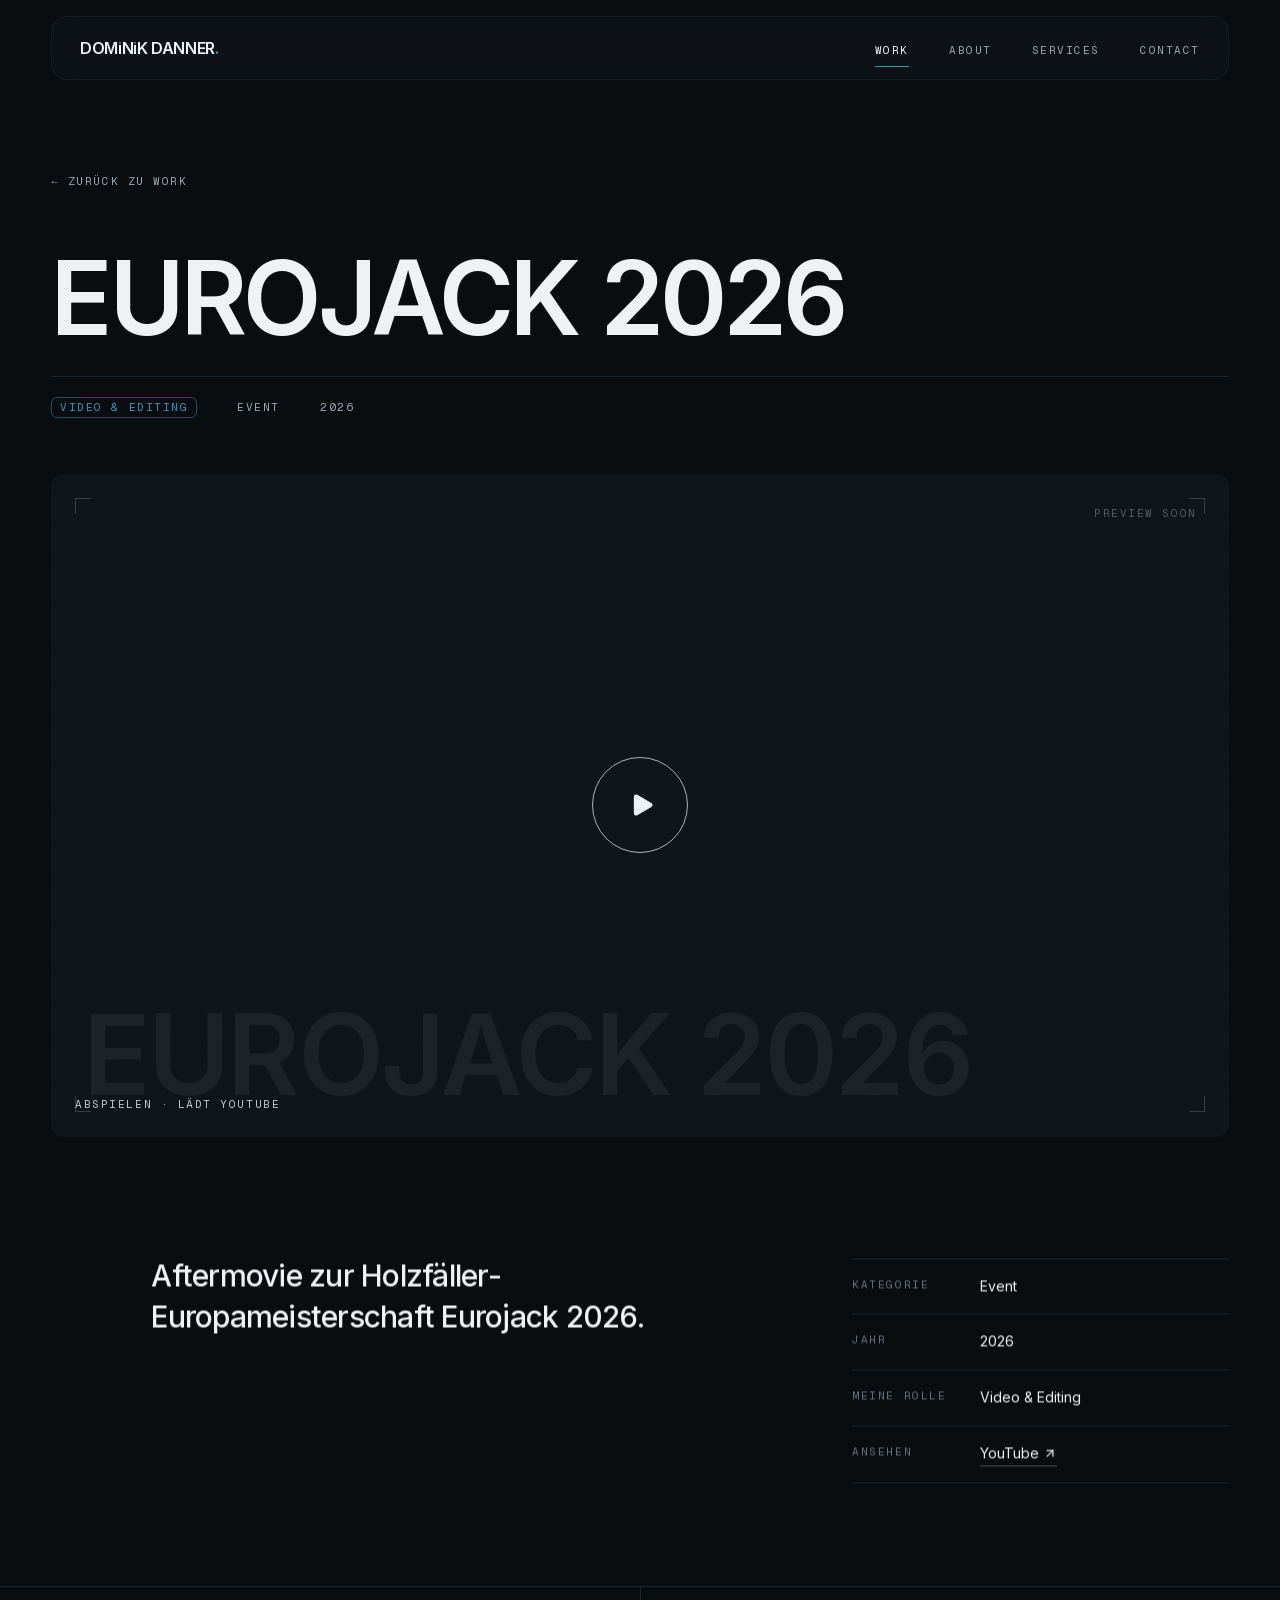
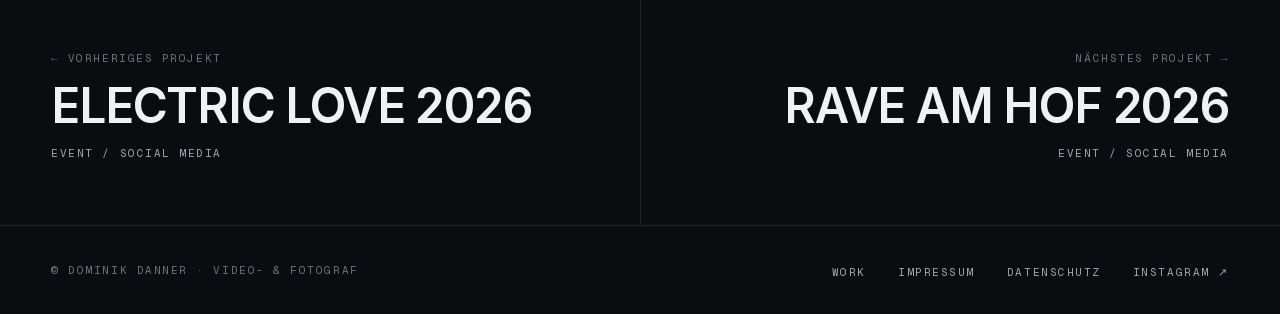
<file: work/eurojack-2026/index.html>
<!DOCTYPE html><html lang="de" data-scroll-behavior="smooth" class="MOT0tq_variable FlyLvG_variable antialiased"><head><meta charSet="utf-8"/><meta name="viewport" content="width=device-width, initial-scale=1"/><link rel="preload" href="/_next/static/media/07a39a8a4660cc7c-s.p.0r6juujl39pe6.woff2" as="font" crossorigin="" type="font/woff2"/><link rel="preload" href="/_next/static/media/07c7676b89ed2778-s.p.2bn3s6zvc0dyp.woff2" as="font" crossorigin="" type="font/woff2"/><link rel="stylesheet" href="/_next/static/chunks/1pf7bngf4bfyo.css" data-precedence="next"/><link rel="preload" as="script" fetchPriority="low" href="/_next/static/chunks/1pcw6gskne7pf.js"/><script src="/_next/static/chunks/1wnov70f88xjy.js" async=""></script><script src="/_next/static/chunks/092r-mewpaf3q.js" async=""></script><script src="/_next/static/chunks/0c98xzjfks9hq.js" async=""></script><script src="/_next/static/chunks/turbopack-2u1d16houkiyo.js" async=""></script><script src="/_next/static/chunks/1gcvvfs_yu2kl.js" async=""></script><script src="/_next/static/chunks/3mnpn_xc7t6r1.js" async=""></script><script src="/_next/static/chunks/1ua2kfq9s-me6.js" async=""></script><script src="/_next/static/chunks/2644cg8j3_ogv.js" async=""></script><script src="/_next/static/chunks/1rn373hkuq2vc.js" async=""></script><meta name="theme-color" content="#0a0d10"/><meta name="color-scheme" content="dark"/><title>Eurojack 2026 – Dominik Danner</title><meta name="description" content="Aftermovie zur Holzfäller-Europameisterschaft Eurojack 2026."/><meta name="application-name" content="Dominik Danner"/><meta name="author" content="Dominik Danner"/><link rel="canonical" href="https://dominikdanner.at/work/eurojack-2026/"/><meta property="og:title" content="Eurojack 2026 – Dominik Danner"/><meta property="og:description" content="Aftermovie zur Holzfäller-Europameisterschaft Eurojack 2026."/><meta property="og:url" content="https://dominikdanner.at/work/eurojack-2026/"/><meta property="og:image" content="https://i.ytimg.com/vi/M0Sd3FkMvIY/maxresdefault.jpg"/><meta property="og:image:width" content="1280"/><meta property="og:image:height" content="720"/><meta property="og:image:alt" content="Standbild aus „Eurojack 2026“"/><meta property="og:type" content="article"/><meta name="twitter:card" content="summary_large_image"/><meta name="twitter:title" content="Eurojack 2026 – Dominik Danner"/><meta name="twitter:description" content="Aftermovie zur Holzfäller-Europameisterschaft Eurojack 2026."/><meta name="twitter:image" content="https://i.ytimg.com/vi/M0Sd3FkMvIY/maxresdefault.jpg"/><meta name="twitter:image:alt" content="Standbild aus „Eurojack 2026“"/><meta name="twitter:image:width" content="1280"/><meta name="twitter:image:height" content="720"/><link rel="icon" href="/icon.png?icon.1b9o078viy2hf.png" sizes="64x64" type="image/png"/><link rel="apple-touch-icon" href="/apple-icon.png?apple-icon.0uh8rb_fdy0hc.png" sizes="180x180" type="image/png"/><meta name="next-size-adjust" content=""/><script>setTimeout(function(){document.documentElement.dataset.intro="seen"},2400);</script><script src="/_next/static/chunks/0cz1d0mv5g_q7.js" noModule=""></script></head><body class="flex min-h-svh flex-col"><div hidden=""><!--$--><!--/$--></div><a href="#main" class="label sr-only z-[60] bg-paper px-4 py-3 text-ink focus:not-sr-only focus:fixed focus:left-4 focus:top-4">Zum Inhalt springen</a><div aria-hidden="true" class="intro-overlay pointer-events-none fixed inset-0 z-[70] flex items-center justify-center bg-ink"><div class="flex flex-col items-center gap-5"><div class="overflow-hidden"><p class="animate-rise font-wide text-[clamp(1.75rem,6vw,4.5rem)] font-semibold leading-none tracking-tight">D<!-- -->O<!-- -->M<span class="logo-i"><span class="logo-i-stem">I</span></span>N<span class="logo-i"><span class="logo-i-stem">I</span></span>K<!-- --> <!-- -->D<!-- -->A<!-- -->N<!-- -->N<!-- -->E<!-- -->R<span class="text-accent">.</span></p></div><div class="intro-bar h-px w-full bg-paper/40"></div><p class="label animate-fade text-mist [animation-delay:0.4s]">Visual stories. Real moments.</p></div></div><header class="gutter pointer-events-none fixed inset-x-0 top-0 z-50 pt-3 md:pt-4"><div class="pointer-events-auto flex h-14 items-center justify-between rounded-2xl border px-5 backdrop-blur-md transition-colors duration-500 md:h-16 md:px-7 border-line/60 bg-ink-raised/60"><a class="font-wide text-sm font-semibold tracking-tight md:text-base" aria-label="Dominik Danner – Startseite" href="/">D<!-- -->O<!-- -->M<span class="logo-i"><span class="logo-i-stem">I</span></span>N<span class="logo-i"><span class="logo-i-stem">I</span></span>K<!-- --> <!-- -->D<!-- -->A<!-- -->N<!-- -->N<!-- -->E<!-- -->R<span class="text-accent">.</span></a><nav aria-label="Hauptnavigation" class="hidden md:block"><ul class="flex items-center gap-10"><li><a aria-current="page" class="label group relative py-2 text-mist transition-colors hover:text-paper aria-[current=page]:text-paper" href="/work/">Work<span class="absolute inset-x-0 -bottom-0.5 h-px origin-left scale-x-0 bg-accent transition-transform duration-500 ease-[var(--ease-cinematic)] group-hover:scale-x-100 group-aria-[current=page]:scale-x-100"></span></a></li><li><a class="label group relative py-2 text-mist transition-colors hover:text-paper aria-[current=page]:text-paper" href="/#about">About<span class="absolute inset-x-0 -bottom-0.5 h-px origin-left scale-x-0 bg-accent transition-transform duration-500 ease-[var(--ease-cinematic)] group-hover:scale-x-100 group-aria-[current=page]:scale-x-100"></span></a></li><li><a class="label group relative py-2 text-mist transition-colors hover:text-paper aria-[current=page]:text-paper" href="/#services">Services<span class="absolute inset-x-0 -bottom-0.5 h-px origin-left scale-x-0 bg-accent transition-transform duration-500 ease-[var(--ease-cinematic)] group-hover:scale-x-100 group-aria-[current=page]:scale-x-100"></span></a></li><li><a class="label group relative py-2 text-mist transition-colors hover:text-paper aria-[current=page]:text-paper" href="/#contact">Contact<span class="absolute inset-x-0 -bottom-0.5 h-px origin-left scale-x-0 bg-accent transition-transform duration-500 ease-[var(--ease-cinematic)] group-hover:scale-x-100 group-aria-[current=page]:scale-x-100"></span></a></li></ul></nav><button type="button" class="label -mr-3 flex h-12 items-center px-3 md:hidden" aria-expanded="false" aria-controls="mobile-menu">Menü</button></div></header><main id="main" class="flex-1"><div style="opacity:0"><!--$--><article><header class="gutter pb-10 pt-28 md:pb-14 md:pt-40"><a class="label inline-flex min-h-11 items-center gap-2 text-mist transition-colors hover:text-paper" href="/work/">← Zurück zu Work</a><div class="mt-8 grid gap-8 md:mt-12 md:grid-cols-12 md:gap-6"><h1 class="animate-fade font-wide text-[clamp(2rem,8vw,8.5rem)] font-semibold uppercase leading-[0.9] tracking-[-0.035em] break-words hyphens-auto md:col-span-10">E<!-- -->u<!-- -->r<!-- -->o<!-- -->j<!-- -->a<!-- -->c<!-- -->k<!-- --> <!-- -->2<!-- -->0<!-- -->2<!-- -->6</h1></div><div class="animate-fade mt-8 flex flex-wrap items-center gap-x-10 gap-y-3 border-t border-line pt-5 [animation-delay:0.1s]"><span class="label inline-flex items-center whitespace-nowrap rounded-md border border-accent/50 px-2 py-1 leading-none text-accent ">Video &amp; Editing</span><p class="label text-mist">Event</p><p class="label text-mist">2026</p></div></header><div class="animate-fade md:gutter [animation-delay:0.2s]"><div class="relative aspect-video w-full overflow-hidden bg-ink-raised md:rounded-xl"><button type="button" class="group absolute inset-0 h-full w-full text-left" aria-label="Video abspielen: Eurojack 2026"><div aria-hidden="true" class="@container absolute inset-0 flex items-end overflow-hidden bg-ink-raised"><div class="grain pointer-events-none absolute inset-0"></div><div aria-hidden="true" class="pointer-events-none absolute inset-4 md:inset-6"><span class="absolute left-0 top-0 h-4 w-4 border-l border-t border-paper/25"></span><span class="absolute right-0 top-0 h-4 w-4 border-r border-t border-paper/25"></span><span class="absolute bottom-0 left-0 h-4 w-4 border-b border-l border-paper/25"></span><span class="absolute bottom-0 right-0 h-4 w-4 border-b border-r border-paper/25"></span></div><div class="relative w-full px-6 pb-6 md:px-8 md:pb-8"><p class="line-clamp-3 font-wide text-[clamp(1.75rem,12cqw,7rem)] font-semibold uppercase leading-[0.9] tracking-tight text-paper/[0.08] break-words hyphens-auto">Eurojack 2026</p></div><span class="label absolute right-6 top-6 text-smoke md:right-8 md:top-8">Preview soon</span></div><span class="absolute inset-0 bg-ink/25 transition-colors duration-500 group-hover:bg-ink/10"></span><span class="absolute left-1/2 top-1/2 flex -translate-x-1/2 -translate-y-1/2 items-center gap-4"><span class="flex size-16 items-center justify-center rounded-full border border-paper/70 transition-transform duration-500 group-hover:scale-110 md:size-24"><svg xmlns="http://www.w3.org/2000/svg" width="24" height="24" viewBox="0 0 24 24" fill="none" stroke="currentColor" stroke-width="0" stroke-linecap="round" stroke-linejoin="round" class="lucide lucide-play size-5 translate-x-0.5 fill-paper md:size-7" aria-hidden="true"><path d="M5 5a2 2 0 0 1 3.008-1.728l11.997 6.998a2 2 0 0 1 .003 3.458l-12 7A2 2 0 0 1 5 19z"></path></svg></span></span><span class="label absolute bottom-4 left-4 text-paper/80 md:bottom-6 md:left-6">Abspielen · lädt YouTube</span></button></div></div><section class="gutter grid gap-12 py-16 md:grid-cols-12 md:gap-6 md:py-28" aria-label="Projektdetails"><div class="space-y-6 md:col-span-6 md:col-start-2"><div style="opacity:0;transform:translateY(32px)"><p class="text-2xl font-medium leading-snug tracking-tight md:text-3xl">Aftermovie zur Holzfäller-Europameisterschaft Eurojack 2026.</p></div></div><div class="md:col-span-4 md:col-start-9" style="opacity:0;transform:translateY(32px)"><dl class="divide-y divide-line border-y border-line"><div class="grid grid-cols-[7rem_1fr] gap-4 py-4"><dt class="label pt-0.5 text-smoke">Kategorie</dt><dd class="text-sm leading-relaxed">Event</dd></div><div class="grid grid-cols-[7rem_1fr] gap-4 py-4"><dt class="label pt-0.5 text-smoke">Jahr</dt><dd class="text-sm leading-relaxed">2026</dd></div><div class="grid grid-cols-[7rem_1fr] gap-4 py-4"><dt class="label pt-0.5 text-smoke">Meine Rolle</dt><dd class="text-sm leading-relaxed">Video &amp; Editing</dd></div><div class="grid grid-cols-[7rem_1fr] gap-4 py-4"><dt class="label pt-0.5 text-smoke">Ansehen</dt><dd class="text-sm leading-relaxed"><ul class="space-y-1"><li><a href="https://www.youtube.com/watch?v=M0Sd3FkMvIY" target="_blank" rel="noopener noreferrer" class="group inline-flex items-center gap-1 border-b border-paper/30 transition-colors hover:border-paper">YouTube<svg xmlns="http://www.w3.org/2000/svg" width="24" height="24" viewBox="0 0 24 24" fill="none" stroke="currentColor" stroke-width="2" stroke-linecap="round" stroke-linejoin="round" class="lucide lucide-arrow-up-right size-3.5" aria-hidden="true"><path d="M7 7h10v10"></path><path d="M7 17 17 7"></path></svg><span class="sr-only">(öffnet in neuem Tab)</span></a></li></ul></dd></div></dl></div></section><nav aria-label="Weitere Projekte" class="grid border-t border-line md:grid-cols-2"><a rel="prev" class="gutter group flex flex-col gap-4 py-10 transition-colors duration-500 hover:bg-ink-raised md:py-16 " href="/work/electric-love-2026/"><span class="label text-smoke">← Vorheriges Projekt</span><span class="max-w-full break-words font-wide font-semibold uppercase leading-none tracking-tight hyphens-auto transition-transform duration-700 ease-[var(--ease-cinematic)] text-[clamp(1.5rem,7vw,3rem)] md:group-hover:translate-x-2">Electric Love 2026</span><span class="label text-mist">Event / Social Media</span></a><a rel="next" class="gutter group flex flex-col gap-4 py-10 transition-colors duration-500 hover:bg-ink-raised md:py-16 border-t border-line md:items-end md:border-l md:border-t-0 md:text-right" href="/work/rave-am-hof-2026/"><span class="label text-smoke">Nächstes Projekt →</span><span class="max-w-full break-words font-wide font-semibold uppercase leading-none tracking-tight hyphens-auto transition-transform duration-700 ease-[var(--ease-cinematic)] text-[clamp(1.5rem,7vw,3rem)] md:group-hover:translate-x-2">Rave am Hof 2026</span><span class="label text-mist">Event / Social Media</span></a></nav></article><!--/$--><!--$--><!--/$--></div></main><footer class="gutter border-t border-line py-8"><div class="flex flex-col gap-4 md:flex-row md:items-center md:justify-between"><p class="label text-smoke">© <!-- -->Dominik Danner<!-- --> · <!-- -->Video- &amp; Fotograf</p><ul class="flex flex-wrap gap-x-8 gap-y-3"><li><a class="label text-mist transition-colors hover:text-paper" href="/work/">Work</a></li><li><a class="label text-mist transition-colors hover:text-paper" href="/impressum/">Impressum</a></li><li><a class="label text-mist transition-colors hover:text-paper" href="/datenschutz/">Datenschutz</a></li><li><a href="https://www.instagram.com/createdbydomi/" target="_blank" rel="noopener noreferrer" class="label text-mist transition-colors hover:text-paper">Instagram ↗</a></li></ul></div></footer><script id="_R_">(globalThis["TURBOPACK"] || (globalThis["TURBOPACK"] = [])).push({"otherChunks":["static/chunks/1pcw6gskne7pf.js","static/chunks/1wnov70f88xjy.js","static/chunks/092r-mewpaf3q.js","static/chunks/0c98xzjfks9hq.js"],"runtimeModuleIds":[94553]});</script><script src="/_next/static/chunks/1pcw6gskne7pf.js" async=""></script><script>(self.__next_f=self.__next_f||[]).push([0])</script><script>self.__next_f.push([1,"1:\"$Sreact.fragment\"\n2:\"/_next/static/chunks/1gcvvfs_yu2kl.js\"\n3:\"/_next/static/chunks/3mnpn_xc7t6r1.js\"\n4:I[92130,[\"$2\",\"$3\"],\"MotionProvider\"]\n5:I[92653,[\"$2\",\"$3\"],\"SiteGate\"]\n6:I[50309,[\"$2\",\"$3\"],\"SiteHeader\"]\n7:\"/_next/static/chunks/1ua2kfq9s-me6.js\"\n8:I[39756,[\"$7\"],\"default\"]\n9:\"/_next/static/chunks/2644cg8j3_ogv.js\"\na:I[16868,[\"$2\",\"$3\",\"$9\"],\"default\"]\nb:I[37457,[\"$7\"],\"default\"]\nc:\"/_next/static/chunks/1rn373hkuq2vc.js\"\nd:I[22016,[\"$2\",\"$3\",\"$c\"],\"\"]\n18:I[68027,[\"$2\",\"$3\"],\"default\",1]\n:HL[\"/_next/static/chunks/1pf7bngf4bfyo.css\",\"style\"]\n:HL[\"/_next/static/media/07a39a8a4660cc7c-s.p.0r6juujl39pe6.woff2\",\"font\",{\"crossOrigin\":\"\",\"type\":\"font/woff2\"}]\n:HL[\"/_next/static/media/07c7676b89ed2778-s.p.2bn3s6zvc0dyp.woff2\",\"font\",{\"crossOrigin\":\"\",\"type\":\"font/woff2\"}]\n12:X\n15:[[\"children\",{\"s\":\"__PAGE__\",\"h\":512,\"d\":{\"r\":\"$L16\",\"p\":false,\"v\":null}}]]\n13:[[\"children\",{\"s\":{\"n\":\"slug\",\"t\":\"d\",\"k\":\"eurojack-2026\",\"s\":[]},\"h\":512,\"d\":{\"r\":\"$L14\",\"p\":false,\"v\":\"$12\"},\"c\":\"$Q15\"}]]\n10:[[\"children\",{\"s\":\"work\",\"h\":512,\"d\":{\"r\":\"$L11\",\"p\":false,\"v\":\"$12\"},\"c\":\"$Q13\"}]]\n0:{\"P\":null,\"c\":[\"\",\"work\",\"eurojack-2026\",\"\"],\"q\":\"\",\"i\":false,\"t\":{\"t\":{\"s\":\"\",\"h\":528,\"d\":{\"r\":[\"$\",\"$1\",\"c\",{\"children\":[[[\"$\",\"link\",\"0\",{\"rel\":\"stylesheet\",\"href\":\"/_next/static/chunks/1pf7bngf4bfyo.css\",\"precedence\":\"next\",\"crossOrigin\":\"$undefined\",\"nonce\":\"$undefined\"}],[\"$\",\"script\",\"script-0\",{\"src\":\"/_next/static/chunks/1gcvvfs_yu2kl.js\",\"async\":true,\"nonce\":\"$undefined\"}],[\"$\",\"script\",\"script-1\",{\"src\":\"/_next/static/chunks/3mnpn_xc7t6r1.js\",\"async\":true,\"nonce\":\"$undefined\"}]],[\"$\",\"html\",null,{\"lang\":\"de\",\"data-scroll-behavior\":\"smooth\",\"className\":\"MOT0tq_variable FlyLvG_variable antialiased\",\"suppressHydrationWarning\":true,\"children\":[[\"$\",\"head\",null,{\"children\":[\"$\",\"script\",null,{\"dangerouslySetInnerHTML\":{\"__html\":\"setTimeout(function(){document.documentElement.dataset.intro=\\\"seen\\\"},2400);\"}}]}],[\"$\",\"body\",null,{\"className\":\"flex min-h-svh flex-col\",\"children\":[[\"$\",\"a\",null,{\"href\":\"#main\",\"className\":\"label sr-only z-[60] bg-paper px-4 py-3 text-ink focus:not-sr-only focus:fixed focus:left-4 focus:top-4\",\"children\":\"Zum Inhalt springen\"}],[\"$\",\"div\",null,{\"aria-hidden\":\"true\",\"className\":\"intro-overlay pointer-events-none fixed inset-0 z-[70] flex items-center justify-center bg-ink\",\"children\":[\"$\",\"div\",null,{\"className\":\"flex flex-col items-center gap-5\",\"children\":[[\"$\",\"div\",null,{\"className\":\"overflow-hidden\",\"children\":[\"$\",\"p\",null,{\"className\":\"animate-rise font-wide text-[clamp(1.75rem,6vw,4.5rem)] font-semibold leading-none tracking-tight\",\"children\":[[[\"$\",\"$1\",\"0\",{\"children\":\"D\"}],[\"$\",\"$1\",\"1\",{\"children\":\"O\"}],[\"$\",\"$1\",\"2\",{\"children\":\"M\"}],[\"$\",\"span\",\"3\",{\"className\":\"logo-i\",\"children\":[\"$\",\"span\",null,{\"className\":\"logo-i-stem\",\"children\":\"I\"}]}],[\"$\",\"$1\",\"4\",{\"children\":\"N\"}],[\"$\",\"span\",\"5\",{\"className\":\"logo-i\",\"children\":[\"$\",\"span\",null,{\"className\":\"logo-i-stem\",\"children\":\"I\"}]}],[\"$\",\"$1\",\"6\",{\"children\":\"K\"}],[\"$\",\"$1\",\"7\",{\"children\":\" \"}],[\"$\",\"$1\",\"8\",{\"children\":\"D\"}],[\"$\",\"$1\",\"9\",{\"children\":\"A\"}],[\"$\",\"$1\",\"10\",{\"children\":\"N\"}],[\"$\",\"$1\",\"11\",{\"children\":\"N\"}],[\"$\",\"$1\",\"12\",{\"children\":\"E\"}],[\"$\",\"$1\",\"13\",{\"children\":\"R\"}]],[\"$\",\"span\",null,{\"className\":\"text-accent\",\"children\":\".\"}]]}]}],[\"$\",\"div\",null,{\"className\":\"intro-bar h-px w-full bg-paper/40\"}],[\"$\",\"p\",null,{\"className\":\"label animate-fade text-mist [animation-delay:0.4s]\",\"children\":\"Visual stories. Real moments.\"}]]}]}],[\"$\",\"$L4\",null,{\"children\":[\"$\",\"$L5\",null,{\"children\":[[\"$\",\"$L6\",null,{}],[\"$\",\"main\",null,{\"id\":\"main\",\"className\":\"flex-1\",\"children\":[\"$\",\"$L8\",null,{\"parallelRouterKey\":\"children\",\"error\":\"$undefined\",\"errorStyles\":\"$undefined\",\"errorScripts\":\"$undefined\",\"template\":[\"$\",\"$La\",null,{\"children\":[\"$\",\"$Lb\",null,{}]}],\"templateStyles\":[],\"templateScripts\":[[\"$\",\"script\",\"script-0\",{\"src\":\"/_next/static/chunks/2644cg8j3_ogv.js\",\"async\":true,\"nonce\":\"$undefined\"}]],\"notFound\":[[\"$\",\"section\",null,{\"className\":\"gutter flex min-h-[80svh] flex-col justify-end pb-16 pt-32\",\"children\":[[\"$\",\"p\",null,{\"className\":\"label text-smoke\",\"children\":\"Fehler 404\"}],[\"$\",\"h1\",null,{\"className\":\"mt-6 font-wide text-[clamp(3rem,12vw,11rem)] font-semibold uppercase leading-[0.85] tracking-[-0.04em]\",\"children\":\"Nicht im Bild\"}],[\"$\",\"p\",null,{\"className\":\"mt-8 max-w-md leading-relaxed text-mist\",\"children\":\"Diese Seite existiert nicht oder wurde verschoben.\"}],[\"$\",\"div\",null,{\"className\":\"mt-10 flex gap-8\",\"children\":[[\"$\",\"$Ld\",null,{\"href\":\"/\",\"className\":\"border-b border-paper pb-1 text-sm font-medium\",\"children\":\"Zur Startseite\"}],[\"$\",\"$Ld\",null,{\"href\":\"/work\",\"className\":\"border-b border-paper/40 pb-1 text-sm font-medium text-mist hover:text-paper\",\"children\":\"Alle Projekte\"}]]}]]}],[]],\"forbidden\":\"$undefined\",\"unauthorized\":\"$undefined\"}]}],[\"$\",\"footer\",null,{\"className\":\"gutter border-t border-line py-8\",\"children\":[\"$\",\"div\",null,{\"className\":\"flex flex-col gap-4 md:flex-row md:items-center md:justify-between\",\"children\":[[\"$\",\"p\",null,{\"className\":\"label text-smoke\",\"children\":[\"© \",\"Dominik Danner\",\" · \",\"Video- \u0026 Fotograf\"]}],[\"$\",\"ul\",null,{\"className\":\"flex flex-wrap gap-x-8 gap-y-3\",\"children\":[[\"$\",\"li\",null,{\"children\":[\"$\",\"$Ld\",null,{\"href\":\"/work\",\"className\":\"label text-mist transition-colors hover:text-paper\",\"children\":\"Work\"}]}],[\"$\",\"li\",null,{\"children\":[\"$\",\"$Ld\",null,{\"href\":\"/impressum\",\"className\":\"label text-mist transition-colors hover:text-paper\",\"children\":\"Impressum\"}]}],[\"$\",\"li\",null,{\"children\":[\"$\",\"$Ld\",null,{\"href\":\"/datenschutz\",\"className\":\"label text-mist transition-colors hover:text-paper\",\"children\":\"Datenschutz\"}]}],[\"$\",\"li\",null,{\"children\":[\"$\",\"a\",null,{\"href\":\"https://www.instagram.com/createdbydomi/\",\"target\":\"_blank\",\"rel\":\"noopener noreferrer\",\"className\":\"label text-mist transition-colors hover:text-paper\",\"children\":\"Instagram ↗\"}]}]]}]]}]}],\"$Le\",\"$Lf\"]}]}]]}]]}]]}],\"p\":false,\"v\":null},\"c\":\"$Q10\"},\"h\":{\"r\":\"$L17\",\"p\":false,\"v\":null}},\"m\":\"$undefined\",\"G\":[\"$18\",[\"$L19\"]],\"S\":true,\"r\":\"$undefined\",\"s\":\"$undefined\",\"a\":\"$undefined\",\"l\":\"$undefined\",\"p\":\"$undefined\",\"d\":\"$undefined\",\"b\":\"FF-bHfj5tIjT2d6JC8Sno\"}\n1a:I[77852,[\"$2\",\"$3\"],\"ViewCursor\"]\n1b:\"AccentDotsCalibrator\"\n1c:I[80288,[\"$2\",\"$3\"],\"$1b\"]\n1d:\"$Sreact.suspense\"\n1f:I[97367,[\"$7\"],\"OutletBoundary\"]\n21:\"ViewportBoundary\"\n22:I[97367,[\"$7\"],\"$21\"]\n24:\"MetadataBoundary\"\n25:I[97367,[\"$7\"],\"$24\"]\ne:[\"$\",\"$L1a\",null,{}]\nf:[\"$\",\"$L1c\",null,{}]\n11:[\"$\",\"$1\",\"c\",{\"children\":[null,[\"$\",\"$L8\",null,{\"parallelRouterKey\":\"children\",\"error\":\"$undefined\",\"errorStyles\":\"$undefined\",\"errorScripts\":\"$undefined\",\"template\":[\"$\",\"$Lb\",null,{}],\"templateStyles\":\"$undefined\",\"templateScripts\":\"$undefined\",\"notFound\":\"$undefined\",\"forbidden\":\"$undefined\",\"unauthorized\":\"$undefined\"}]]}]\n14:[\"$\",\"$1\",\"c\",{\"children\":[null,[\"$\",\"$L8\",null,{\"parallelRouterKey\":\"children\",\"error\":\"$undefined\",\"errorStyles\":\"$undefined\",\"errorScripts\":\"$undefined\",\"template\":[\"$\",\"$Lb\",null,{}],\"templateStyles\":\"$undefined\",\"templateScripts\":\"$undefined\",\"notFound\":\"$undefined\",\"forbidden\":\"$undefined\",\"unauthorized\":\"$undefined\"}]]}]\n16:[\"$\",\"$1\",\"c\",{\"children\":[[\"$\",\"$1d\",null,{\"fallback\":[\"$\",\"div\",null,{\"className\":\"min-h-svh\",\"aria-busy\":\"true\"}],\"children\":\"$L1e\"}],[[\"$\",\"script\",\"script-0\",{\"src\":\"/_next/static/chunks/1rn373hkuq2vc.js\",\"async\":true,\"nonce\":\"$undefined\"}]],[\"$\",\"$L1f\",null,{\"children\":[\"$\",\"$1d\",null,{\"name\":\"Next.MetadataOutlet\",\"children\":\"$@20\"}]}]]}]\n17:[\"$\",\"$1\",\"h\",{\"children\":[null,[\"$\",\"$L22\",null,{\"children\":\"$L23\"}],[\"$\",\"$L25\",null,{\"children\":[[\"$\",\"div\",null,{\"hidden\":true,\"children\":[\"$\",\"$1d\",null,{\"name\":\"Next.Metadata\",\"children\":\"$L26\"}]}],null]}],[\"$\",\"meta\",null,{\"name\":\"next-size-adjust\",\"content\":\"\"}]]}]\n19:[\"$\",\"link\",\"0\",{\"rel\":\"stylesheet\",\"href\":\"/_next/static/chunks/1pf7bngf4bfyo.css\",\"precedence\":\"next\",\"crossOrigin\":\"$undefined\",\"nonce\":\"$undefined\"}]\n27:I[36824,[\"$2\",\"$3\",\"$c\"],\"YouTubeEmbed\"]\n28:I[82987,[\"$2\",\"$3\",\"$c\"],\"Reveal\"]\n29:I[5014,[\"$2\",\"$3\",\"$c\"],\"default\"]\n12:C\n1e:[\"$\",\"article\",null,{\"children\":[[\"$\",\"header\",null,{\"className\":\"gutter pb-10 pt-28 md:pb-14 md:pt-40\",\"children\":[[\"$\",\"$Ld\",null,{\"href\":\"/work\",\"className\":\"label inline-flex min-h-11 items-center gap-2 text-mist transition-colors hover:text-paper\",\"children\":\"← Zurück zu Work\"}],[\"$\",\"div\",null,{\"className\":\"mt-8 grid gap-8 md:mt-12 md:grid-cols-12 md:gap-6\",\"children\":[\"$\",\"h1\",null,{\"className\":\"animate-fade font-wide text-[clamp(2rem,8vw,8.5rem)] font-semibold uppercase leading-[0.9] tracking-[-0.035em] break-words hyphens-auto md:col-span-10\",\"children\":[[\"$\",\"$1\",\"0\",{\"children\":\"E\"}],[\"$\",\"$1\",\"1\",{\"children\":\"u\"}],[\"$\",\"$1\",\"2\",{\"children\":\"r\"}],[\"$\",\"$1\",\"3\",{\"children\":\"o\"}],[\"$\",\"$1\",\"4\",{\"children\":\"j\"}],[\"$\",\"$1\",\"5\",{\"children\":\"a\"}],[\"$\",\"$1\",\"6\",{\"children\":\"c\"}],[\"$\",\"$1\",\"7\",{\"children\":\"k\"}],[\"$\",\"$1\",\"8\",{\"children\":\" \"}],[\"$\",\"$1\",\"9\",{\"children\":\"2\"}],[\"$\",\"$1\",\"10\",{\"children\":\"0\"}],[\"$\",\"$1\",\"11\",{\"children\":\"2\"}],[\"$\",\"$1\",\"12\",{\"children\":\"6\"}]]}]}],[\"$\",\"div\",null,{\"className\":\"animate-fade mt-8 flex flex-wrap items-center gap-x-10 gap-y-3 border-t border-line pt-5 [animation-delay:0.1s]\",\"children\":[[\"$\",\"span\",null,{\"className\":\"label inline-flex items-center whitespace-nowrap rounded-md border border-accent/50 px-2 py-1 leading-none text-accent \",\"children\":\"Video \u0026 Editing\"}],[\"$\",\"p\",null,{\"className\":\"label text-mist\",\"children\":\"Event\"}],[\"$\",\"p\",null,{\"className\":\"label text-mist\",\"children\":2026}],\"$undefined\"]}]]}],[\"$\",\"div\",null,{\"className\":\"animate-fade md:gutter [animation-delay:0.2s]\",\"children\":[\"$\",\"$L27\",null,{\"videoId\":\"M0Sd3FkMvIY\",\"title\":\"Eurojack 2026\",\"poster\":null,\"preload\":true}]}],[\"$\",\"section\",null,{\"className\":\"gutter grid gap-12 py-16 md:grid-cols-12 md:gap-6 md:py-28\",\"aria-label\":\"Projektdetails\",\"children\":[[\"$\",\"div\",null,{\"className\":\"space-y-6 md:col-span-6 md:col-start-2\",\"children\":[[\"$\",\"$L28\",null,{\"children\":[\"$\",\"p\",null,{\"className\":\"text-2xl font-medium leading-snug tracking-tight md:text-3xl\",\"children\":\"Aftermovie zur Holzfäller-Europameisterschaft Eurojack 2026.\"}]}],\"$undefined\",false,null]}],[\"$\",\"$L28\",null,{\"delay\":0.1,\"className\":\"md:col-span-4 md:col-start-9\",\"children\":[\"$\",\"dl\",null,{\"className\":\"divide-y divide-line border-y border-line\",\"children\":[[\"$\",\"div\",\"Kategorie\",{\"className\":\"grid grid-cols-[7rem_1fr] gap-4 py-4\",\"children\":[[\"$\",\"dt\",null,{\"className\":\"label pt-0.5 text-smoke\",\"children\":\"Kategorie\"}],[\"$\",\"dd\",null,{\"className\":\"text-sm leading-relaxed\",\"children\":\"Event\"}]]}],[\"$\",\"div\",\"Jahr\",{\"className\":\"grid grid-cols-[7rem_1fr] gap-4 py-4\",\"children\":[[\"$\",\"dt\",null,{\"className\":\"label pt-0.5 text-smoke\",\"children\":\"Jahr\"}],[\"$\",\"dd\",null,{\"className\":\"text-sm leading-relaxed\",\"children\":2026}]]}],[\"$\",\"div\",\"Meine Rolle\",{\"className\":\"grid grid-cols-[7rem_1fr] gap-4 py-4\",\"children\":[[\"$\",\"dt\",null,{\"className\":\"label pt-0.5 text-smoke\",\"children\":\"Meine Rolle\"}],[\"$\",\"dd\",null,{\"className\":\"text-sm leading-relaxed\",\"children\":\"Video \u0026 Editing\"}]]}],[\"$\",\"div\",\"Ansehen\",{\"className\":\"grid grid-cols-[7rem_1fr] gap-4 py-4\",\"children\":[[\"$\",\"dt\",null,{\"className\":\"label pt-0.5 text-smoke\",\"children\":\"Ansehen\"}],[\"$\",\"dd\",null,{\"className\":\"text-sm leading-relaxed\",\"children\":[\"$\",\"ul\",null,{\"className\":\"space-y-1\",\"children\":[[\"$\",\"li\",\"https://www.youtube.com/watch?v=M0Sd3FkMvIY\",{\"children\":[\"$\",\"a\",null,{\"href\":\"https://www.youtube.com/watch?v=M0Sd3FkMvIY\",\"target\":\"_blank\",\"rel\":\"noopener noreferrer\",\"className\":\"group inline-flex items-center gap-1 border-b border-paper/30 transition-colors hover:border-paper\",\"children\":[\"YouTube\",[\"$\",\"$L29\",null,{\"ref\":\"$undefined\",\"icon\":{\"name\":\"arrow-up-right\",\"size\":24,\"node\":[[\"path\",{\"d\":\"M7 7h10v10\",\"key\":\"1tivn9\"}],[\"path\",{\"d\":\"M7 17 17 7\",\"key\":\"1vkiza\"}]]},\"className\":\"size-3.5\",\"aria-hidden\":\"true\"}],[\"$\",\"span\",null,{\"className\":\"sr-only\",\"children\":\"(öffnet in neuem Tab)\"}]]}]}]]}]}]]}]]}]}]]}],\"$undefined\",[\"$\",\"nav\",null,{\"aria-label\":\"Weitere Projekte\",\"className\":\"grid border-t border-line md:grid-cols-2\",\"children\":[[\"$\",\"$Ld\",null,{\"href\":\"/work/electric-love-2026\",\"rel\":\"prev\",\"className\":\"gutter group flex flex-col gap-4 py-10 transition-colors duration-500 hover:bg-ink-raised md:py-16 \",\"children\":[[\"$\",\"span\",null,{\"className\":\"label text-smoke\",\"children\":\"← Vorheriges Projekt\"}],[\"$\",\"span\",null,{\"className\":\"max-w-full break-words font-wide font-semibold uppercase leading-none tracking-tight hyphens-auto transition-transform duration-700 ease-[var(--ease-cinematic)] text-[clamp(1.5rem,7vw,3rem)] md:group-hover:translate-x-2\",\"children\":\"Electric Love 2026\"}],\"$L2a\"]}],\"$L2b\"]}]]}]\n2a:[\"$\",\"span\",null,{\"className\":\"label text-mist\",\"children\":\"Event / Social Media\"}]\n2b:[\"$\",\"$Ld\",null,{\"href\":\"/work/rave-am-hof-2026\",\"rel\":\"next\",\"className\":\"gutter group flex flex-col gap-4 py-10 transition-colors duration-500 hover:bg-ink-raised md:py-16 border-t border-line md:items-end md:border-l md:border-t-0 md:text-right\",\"children\":[[\"$\",\"span\",null,{\"className\":\"label text-smoke\",\"children\":\"Nächstes Projekt →\"}],[\"$\",\"span\",null,{\"className\":\"max-w-full break-words font-wide font-semibold uppercase leading-none tracking-tight hyphens-auto transition-transform duration-700 ease-[var(--ease-cinematic)] text-[clamp(1.5rem,7vw,3rem)] md:group-hover:translate-x-2\",\"children\":\"Rave am Hof 2026\"}],[\"$\",\"span\",null,{\"className\":\"label text-mist\",\"children\":\"Event / Social Media\"}]]}]\n23:[[\"$\",\"meta\",\"0\",{\"charSet\":\"utf-8\"}],[\"$\",\"meta\",\"1\",{\"name\":\"viewport\",\"content\":\"width=device-width, initial-scale=1\"}],[\"$\",\"meta\",\"2\",{\"name\":\"theme-color\",\"content\":\"#0a0d10\"}],[\"$\",\"meta\",\"3\",{\"name\":\"color-scheme\",\"content\":\"dark\"}]]\n2c:I[27201,[\"$7\"],\"IconMark\"]\n20:null\n26:[[\"$\",\"title\",\"0\",{\"children\":\"Eurojack 2026 – Dominik Danner\"}],[\"$\",\"meta\",\"1\",{\"name\":\"description\",\"content\":\"Aftermovie zur Holzfäller-Europameisterschaft Eurojack 2026.\"}],[\"$\",\"meta\",\"2\",{\"name\":\"application-name\",\"content\":\"Dominik Danner\"}],[\"$\",\"meta\",\"3\",{\"name\":\"author\",\"content\":\"Dominik Danner\"}],[\"$\",\"link\",\"4\",{\"rel\":\"canonical\",\"href\":\"https://dominikdanner.at/work/eurojack-2026/\"}],[\"$\",\"meta\",\"5\",{\"property\":\"og:title\",\"content\":\"Eurojack 2026 – Dominik Danner\"}],[\"$\",\"meta\",\"6\",{\"property\":\"og:description\",\"content\":\"Aftermovie zur Holzfäller-Europameisterschaft Eurojack 2026.\"}],[\"$\",\"meta\",\"7\",{\"property\":\"og:url\",\"content\":\"https://dominikdanner.at/work/eurojack-2026/\"}],[\"$\",\"meta\",\"8\",{\"property\":\"og:image\",\"content\":\"https://i.ytimg.com/vi/M0Sd3FkMvIY/maxresdefault.jpg\"}],[\"$\",\"meta\",\"9\",{\"property\":\"og:image:width\",\"content\":\"1280\"}],[\"$\",\"meta\",\"10\",{\"property\":\"og:image:height\",\"content\":\"720\"}],[\"$\",\"meta\",\"11\",{\"property\":\"og:image:alt\",\"content\":\"Standbild aus „Eurojack 2026“\"}],[\"$\",\"meta\",\"12\",{\"property\":\"og:type\",\"content\":\"article\"}],[\"$\",\"meta\",\"13\",{\"name\":\"twitter:card\",\"content\":\"summary_large_image\"}],[\"$\",\"meta\",\"14\",{\"name\":\"twitter:title\",\"content\":\"Eurojack 2026 – Dominik Danner\"}],[\"$\",\"meta\",\"15\",{\"name\":\"twitter:description\",\"content\":\"Aftermovie zur Holzfäller-Europameisterschaft Eurojack 2026.\"}],[\"$\",\"meta\",\"16\",{\"name\":\"twitter:image\",\"content\":\"https://i.ytimg.com/vi/M0Sd3FkMvIY/maxresdefault.jpg\"}],[\"$\",\"meta\",\"17\",{\"name\":\"twitter:image:alt\",\"content\":\"Standbild aus „Eurojack 2026“\"}],[\"$\",\"meta\",\"18\",{\"name\":\"twitter:image:width\",\"content\":\"1280\"}],[\"$\",\"meta\",\"19\",{\"name\":\"twitter:image:height\",\"content\":\"720\"}],[\"$\",\"link\",\"20\",{\"rel\":\"icon\",\"href\":\"/icon.png?icon.1b9o078viy2hf.png\",\"sizes\":\"64x64\",\"type\":\"image/png\"}],[\"$\",\"link\",\"21\",{\"rel\":\"apple-touch-icon\",\"href\":\"/apple-icon.png?apple-icon.0uh8rb_fdy0hc.png\",\"sizes\":\"180x180\",\"type\":\"image/png\"}],[\"$\",\"$L2c\",\"22\",{}]]\n"])</script></body></html>
</file>
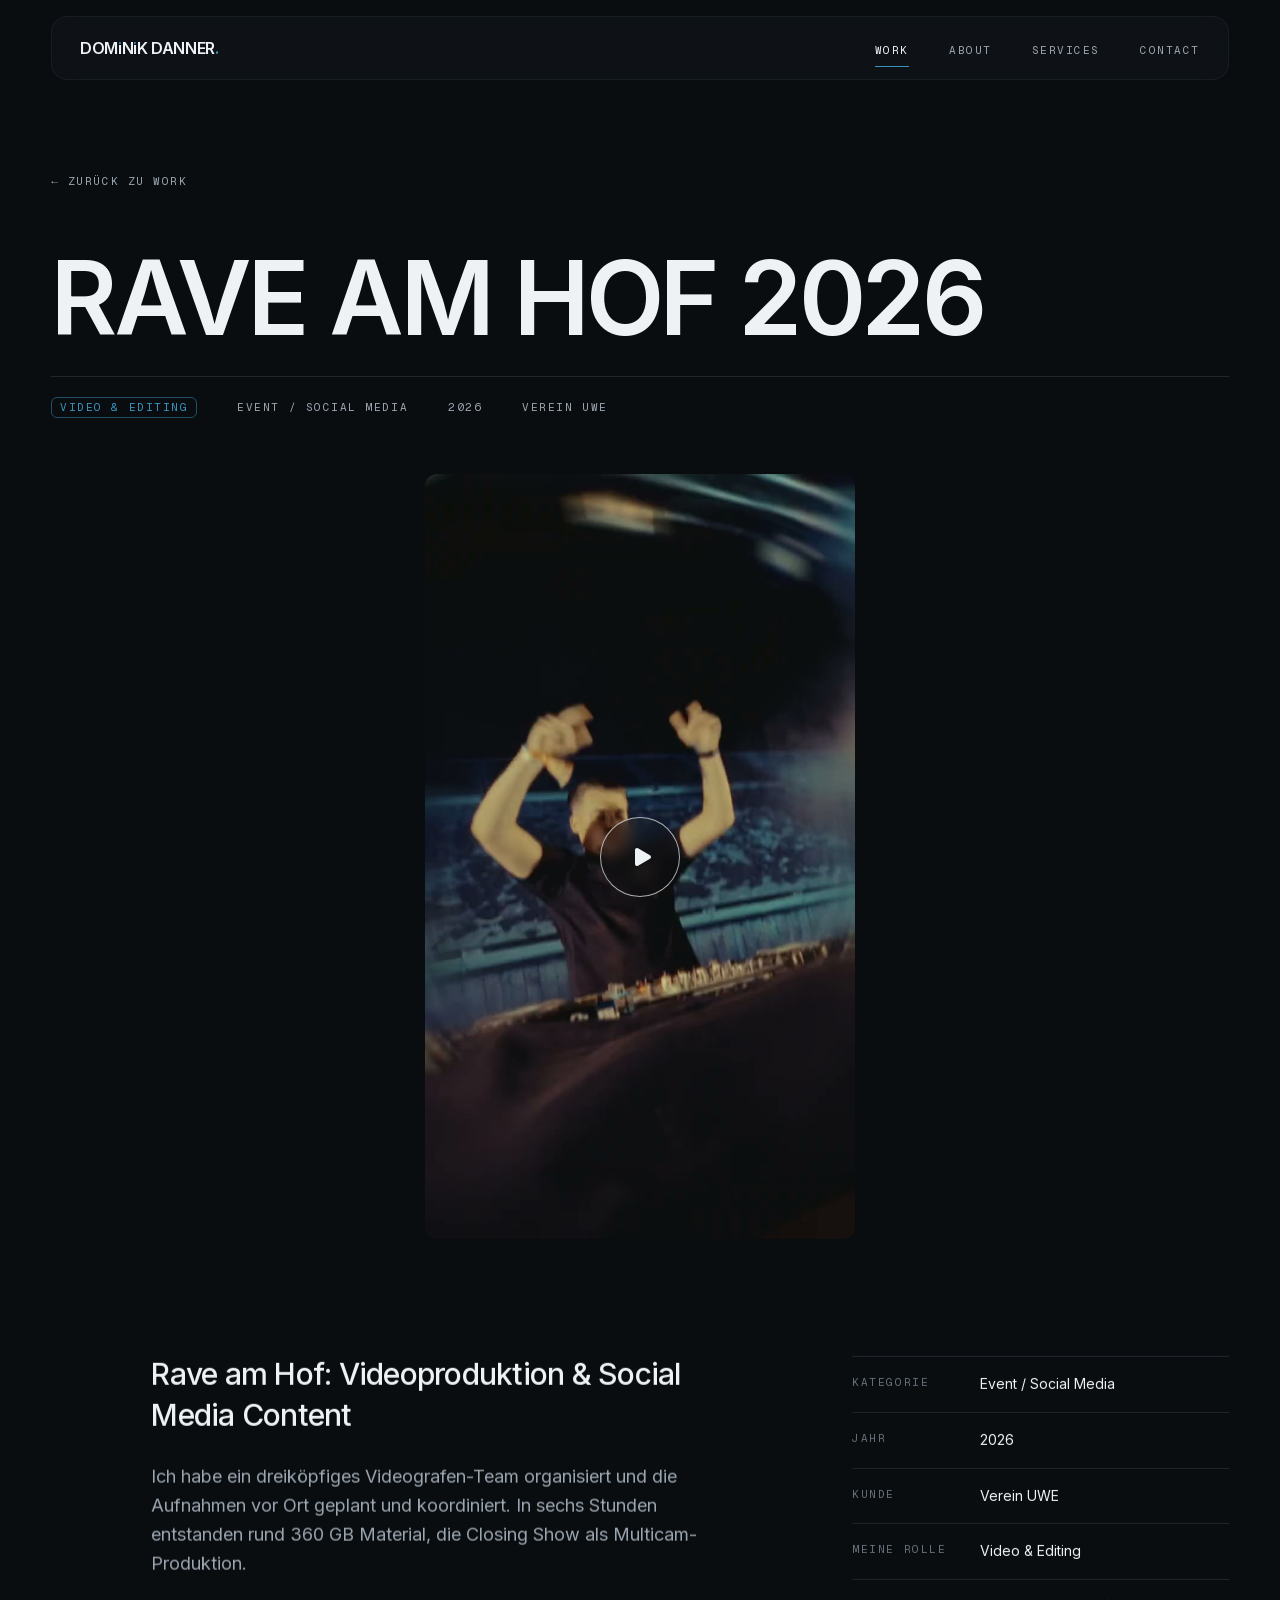
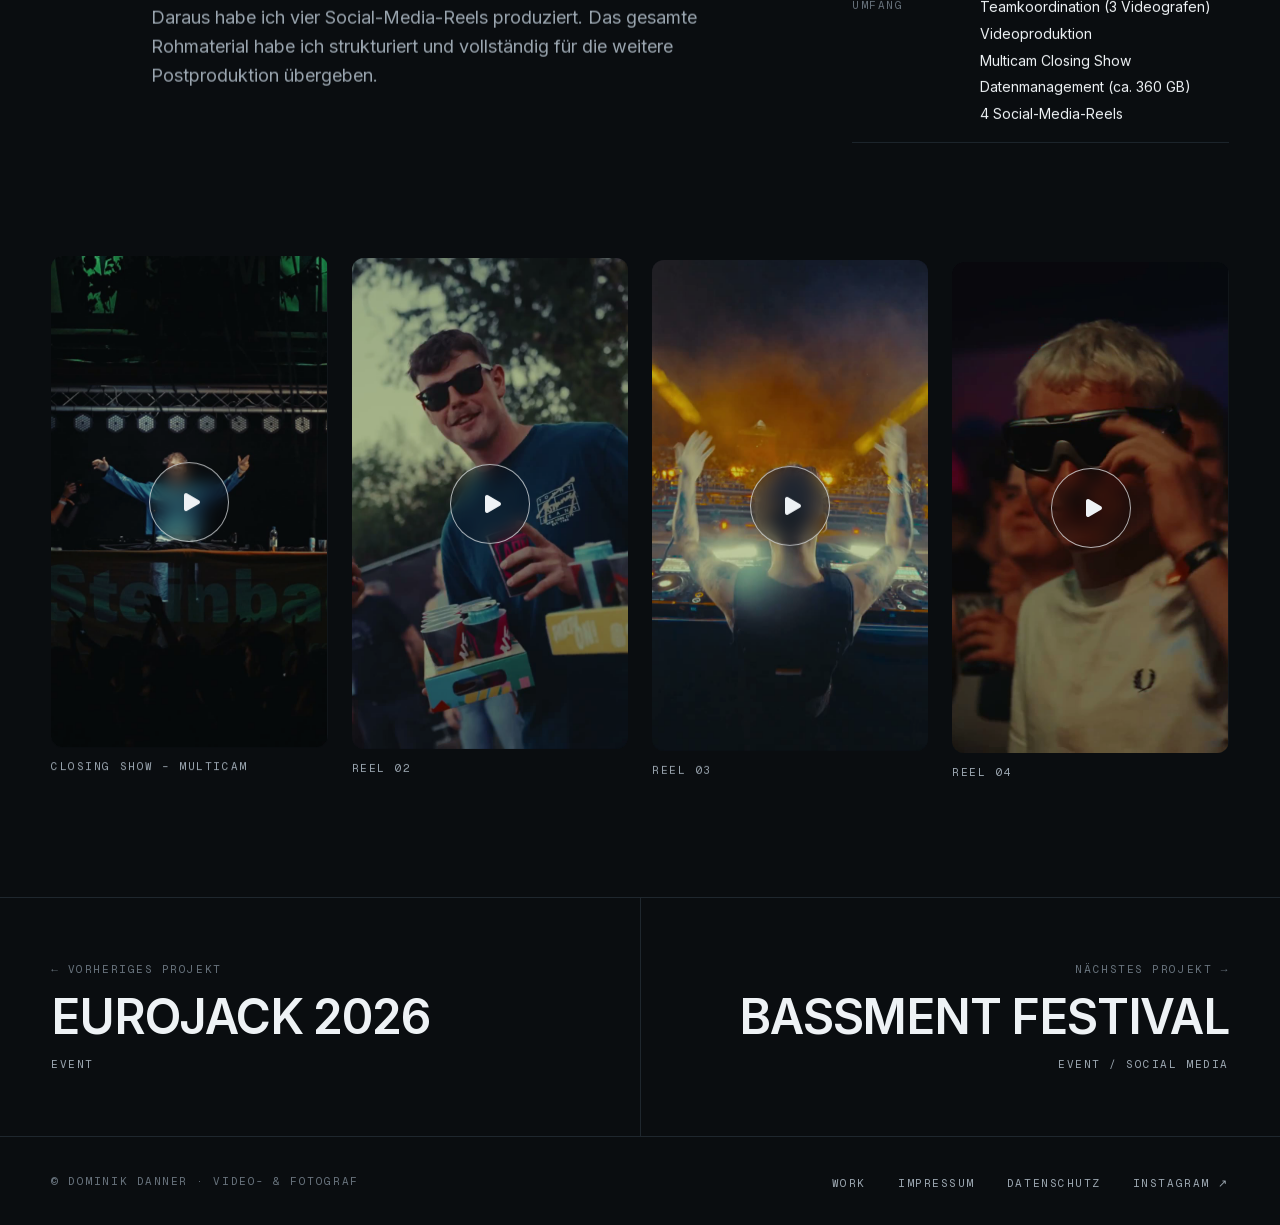
<file: work/rave-am-hof-2026/index.html>
<!DOCTYPE html><html lang="de" data-scroll-behavior="smooth" class="MOT0tq_variable FlyLvG_variable antialiased"><head><meta charSet="utf-8"/><meta name="viewport" content="width=device-width, initial-scale=1"/><link rel="preload" href="/_next/static/media/07a39a8a4660cc7c-s.p.0r6juujl39pe6.woff2" as="font" crossorigin="" type="font/woff2"/><link rel="preload" href="/_next/static/media/07c7676b89ed2778-s.p.2bn3s6zvc0dyp.woff2" as="font" crossorigin="" type="font/woff2"/><link rel="stylesheet" href="/_next/static/chunks/1pf7bngf4bfyo.css" data-precedence="next"/><link rel="preload" as="script" fetchPriority="low" href="/_next/static/chunks/1pcw6gskne7pf.js"/><script src="/_next/static/chunks/1wnov70f88xjy.js" async=""></script><script src="/_next/static/chunks/092r-mewpaf3q.js" async=""></script><script src="/_next/static/chunks/0c98xzjfks9hq.js" async=""></script><script src="/_next/static/chunks/turbopack-2u1d16houkiyo.js" async=""></script><script src="/_next/static/chunks/1gcvvfs_yu2kl.js" async=""></script><script src="/_next/static/chunks/3mnpn_xc7t6r1.js" async=""></script><script src="/_next/static/chunks/1ua2kfq9s-me6.js" async=""></script><script src="/_next/static/chunks/2644cg8j3_ogv.js" async=""></script><script src="/_next/static/chunks/1rn373hkuq2vc.js" async=""></script><meta name="theme-color" content="#0a0d10"/><meta name="color-scheme" content="dark"/><title>Rave am Hof 2026 – Dominik Danner</title><meta name="description" content="Videoproduktion beim Rave am Hof 2026: Koordination eines dreiköpfigen Videoteams, rund 360 GB Material in sechs Stunden, vier Social-Media-Reels und Multicam der Closing Show."/><meta name="application-name" content="Dominik Danner"/><meta name="author" content="Dominik Danner"/><link rel="canonical" href="https://dominikdanner.at/work/rave-am-hof-2026/"/><meta property="og:title" content="Rave am Hof 2026 – Dominik Danner"/><meta property="og:description" content="Videoproduktion beim Rave am Hof 2026: Koordination eines dreiköpfigen Videoteams, rund 360 GB Material in sechs Stunden, vier Social-Media-Reels und Multicam der Closing Show."/><meta property="og:url" content="https://dominikdanner.at/work/rave-am-hof-2026/"/><meta property="og:image" content="https://dominikdanner.at/images/projects/rave-am-hof-2026/thumb-blue.jpg"/><meta property="og:image:width" content="720"/><meta property="og:image:height" content="480"/><meta property="og:image:alt" content="Publikum unter Bäumen in blauem Licht beim Rave am Hof"/><meta property="og:type" content="article"/><meta name="twitter:card" content="summary_large_image"/><meta name="twitter:title" content="Rave am Hof 2026 – Dominik Danner"/><meta name="twitter:description" content="Videoproduktion beim Rave am Hof 2026: Koordination eines dreiköpfigen Videoteams, rund 360 GB Material in sechs Stunden, vier Social-Media-Reels und Multicam der Closing Show."/><meta name="twitter:image" content="https://dominikdanner.at/images/projects/rave-am-hof-2026/thumb-blue.jpg"/><meta name="twitter:image:alt" content="Publikum unter Bäumen in blauem Licht beim Rave am Hof"/><meta name="twitter:image:width" content="720"/><meta name="twitter:image:height" content="480"/><link rel="icon" href="/icon.png?icon.1b9o078viy2hf.png" sizes="64x64" type="image/png"/><link rel="apple-touch-icon" href="/apple-icon.png?apple-icon.0uh8rb_fdy0hc.png" sizes="180x180" type="image/png"/><meta name="next-size-adjust" content=""/><script>setTimeout(function(){document.documentElement.dataset.intro="seen"},2400);</script><script src="/_next/static/chunks/0cz1d0mv5g_q7.js" noModule=""></script></head><body class="flex min-h-svh flex-col"><div hidden=""><!--$--><!--/$--></div><a href="#main" class="label sr-only z-[60] bg-paper px-4 py-3 text-ink focus:not-sr-only focus:fixed focus:left-4 focus:top-4">Zum Inhalt springen</a><div aria-hidden="true" class="intro-overlay pointer-events-none fixed inset-0 z-[70] flex items-center justify-center bg-ink"><div class="flex flex-col items-center gap-5"><div class="overflow-hidden"><p class="animate-rise font-wide text-[clamp(1.75rem,6vw,4.5rem)] font-semibold leading-none tracking-tight">D<!-- -->O<!-- -->M<span class="logo-i"><span class="logo-i-stem">I</span></span>N<span class="logo-i"><span class="logo-i-stem">I</span></span>K<!-- --> <!-- -->D<!-- -->A<!-- -->N<!-- -->N<!-- -->E<!-- -->R<span class="text-accent">.</span></p></div><div class="intro-bar h-px w-full bg-paper/40"></div><p class="label animate-fade text-mist [animation-delay:0.4s]">Visual stories. Real moments.</p></div></div><header class="gutter pointer-events-none fixed inset-x-0 top-0 z-50 pt-3 md:pt-4"><div class="pointer-events-auto flex h-14 items-center justify-between rounded-2xl border px-5 backdrop-blur-md transition-colors duration-500 md:h-16 md:px-7 border-line/60 bg-ink-raised/60"><a class="font-wide text-sm font-semibold tracking-tight md:text-base" aria-label="Dominik Danner – Startseite" href="/">D<!-- -->O<!-- -->M<span class="logo-i"><span class="logo-i-stem">I</span></span>N<span class="logo-i"><span class="logo-i-stem">I</span></span>K<!-- --> <!-- -->D<!-- -->A<!-- -->N<!-- -->N<!-- -->E<!-- -->R<span class="text-accent">.</span></a><nav aria-label="Hauptnavigation" class="hidden md:block"><ul class="flex items-center gap-10"><li><a aria-current="page" class="label group relative py-2 text-mist transition-colors hover:text-paper aria-[current=page]:text-paper" href="/work/">Work<span class="absolute inset-x-0 -bottom-0.5 h-px origin-left scale-x-0 bg-accent transition-transform duration-500 ease-[var(--ease-cinematic)] group-hover:scale-x-100 group-aria-[current=page]:scale-x-100"></span></a></li><li><a class="label group relative py-2 text-mist transition-colors hover:text-paper aria-[current=page]:text-paper" href="/#about">About<span class="absolute inset-x-0 -bottom-0.5 h-px origin-left scale-x-0 bg-accent transition-transform duration-500 ease-[var(--ease-cinematic)] group-hover:scale-x-100 group-aria-[current=page]:scale-x-100"></span></a></li><li><a class="label group relative py-2 text-mist transition-colors hover:text-paper aria-[current=page]:text-paper" href="/#services">Services<span class="absolute inset-x-0 -bottom-0.5 h-px origin-left scale-x-0 bg-accent transition-transform duration-500 ease-[var(--ease-cinematic)] group-hover:scale-x-100 group-aria-[current=page]:scale-x-100"></span></a></li><li><a class="label group relative py-2 text-mist transition-colors hover:text-paper aria-[current=page]:text-paper" href="/#contact">Contact<span class="absolute inset-x-0 -bottom-0.5 h-px origin-left scale-x-0 bg-accent transition-transform duration-500 ease-[var(--ease-cinematic)] group-hover:scale-x-100 group-aria-[current=page]:scale-x-100"></span></a></li></ul></nav><button type="button" class="label -mr-3 flex h-12 items-center px-3 md:hidden" aria-expanded="false" aria-controls="mobile-menu">Menü</button></div></header><main id="main" class="flex-1"><div style="opacity:0"><!--$?--><template id="B:0"></template><div class="min-h-svh" aria-busy="true"></div><!--/$--><!--$--><!--/$--></div></main><footer class="gutter border-t border-line py-8"><div class="flex flex-col gap-4 md:flex-row md:items-center md:justify-between"><p class="label text-smoke">© <!-- -->Dominik Danner<!-- --> · <!-- -->Video- &amp; Fotograf</p><ul class="flex flex-wrap gap-x-8 gap-y-3"><li><a class="label text-mist transition-colors hover:text-paper" href="/work/">Work</a></li><li><a class="label text-mist transition-colors hover:text-paper" href="/impressum/">Impressum</a></li><li><a class="label text-mist transition-colors hover:text-paper" href="/datenschutz/">Datenschutz</a></li><li><a href="https://www.instagram.com/createdbydomi/" target="_blank" rel="noopener noreferrer" class="label text-mist transition-colors hover:text-paper">Instagram ↗</a></li></ul></div></footer><script>requestAnimationFrame(function(){$RT=performance.now()});</script><script id="_R_">(globalThis["TURBOPACK"] || (globalThis["TURBOPACK"] = [])).push({"otherChunks":["static/chunks/1pcw6gskne7pf.js","static/chunks/1wnov70f88xjy.js","static/chunks/092r-mewpaf3q.js","static/chunks/0c98xzjfks9hq.js"],"runtimeModuleIds":[94553]});</script><script src="/_next/static/chunks/1pcw6gskne7pf.js" async=""></script><div hidden id="S:0"><article><header class="gutter pb-10 pt-28 md:pb-14 md:pt-40"><a class="label inline-flex min-h-11 items-center gap-2 text-mist transition-colors hover:text-paper" href="/work/">← Zurück zu Work</a><div class="mt-8 grid gap-8 md:mt-12 md:grid-cols-12 md:gap-6"><h1 class="animate-fade font-wide text-[clamp(2rem,8vw,8.5rem)] font-semibold uppercase leading-[0.9] tracking-[-0.035em] break-words hyphens-auto md:col-span-10">R<!-- -->a<!-- -->v<!-- -->e<!-- --> <!-- -->a<!-- -->m<!-- --> <!-- -->H<!-- -->o<!-- -->f<!-- --> <!-- -->2<!-- -->0<!-- -->2<!-- -->6</h1></div><div class="animate-fade mt-8 flex flex-wrap items-center gap-x-10 gap-y-3 border-t border-line pt-5 [animation-delay:0.1s]"><span class="label inline-flex items-center whitespace-nowrap rounded-md border border-accent/50 px-2 py-1 leading-none text-accent ">Video &amp; Editing</span><p class="label text-mist">Event / Social Media</p><p class="label text-mist">2026</p><p class="label text-mist">Verein UWE</p></div></header><div class="animate-fade md:gutter [animation-delay:0.2s]"><div class="gutter md:px-0"><div class="mx-auto" style="width:min(100%, 28rem, calc(85svh * 1080 / 1920))"><div class="relative overflow-hidden rounded-xl bg-ink-raised " style="aspect-ratio:1080 / 1920"><video class="absolute inset-0 h-full w-full object-cover" src="/videos/projects/rave-am-hof-2026/reel-01.mp4" poster="/images/projects/rave-am-hof-2026/reel-01.jpg" aria-label="Social-Media-Reel 01" playsInline="" preload="none"></video><button type="button" class="group absolute inset-0 flex items-center justify-center transition-colors duration-500 bg-ink/10 hover:bg-transparent" aria-label="Video mit Ton abspielen: Social-Media-Reel 01"><span class="flex size-14 items-center justify-center rounded-full border border-paper/70 bg-ink/20 backdrop-blur-sm transition-transform duration-500 group-hover:scale-110 md:size-20"><svg xmlns="http://www.w3.org/2000/svg" width="24" height="24" viewBox="0 0 24 24" fill="none" stroke="currentColor" stroke-width="0" stroke-linecap="round" stroke-linejoin="round" class="lucide lucide-play size-4 translate-x-0.5 fill-paper md:size-6" aria-hidden="true"><path d="M5 5a2 2 0 0 1 3.008-1.728l11.997 6.998a2 2 0 0 1 .003 3.458l-12 7A2 2 0 0 1 5 19z"></path></svg></span></button></div></div></div></div><section class="gutter grid gap-12 py-16 md:grid-cols-12 md:gap-6 md:py-28" aria-label="Projektdetails"><div class="space-y-6 md:col-span-6 md:col-start-2"><div style="opacity:0;transform:translateY(32px)"><p class="text-2xl font-medium leading-snug tracking-tight md:text-3xl">Rave am Hof: Videoproduktion &amp; Social Media Content</p></div><div style="opacity:0;transform:translateY(32px)"><p class="max-w-prose leading-relaxed text-mist md:text-lg">Ich habe ein dreiköpfiges Videografen-Team organisiert und die Aufnahmen vor Ort geplant und koordiniert. In sechs Stunden entstanden rund 360 GB Material, die Closing Show als Multicam-Produktion.</p></div><div style="opacity:0;transform:translateY(32px)"><p class="max-w-prose leading-relaxed text-mist md:text-lg">Daraus habe ich vier Social-Media-Reels produziert. Das gesamte Rohmaterial habe ich strukturiert und vollständig für die weitere Postproduktion übergeben.</p></div></div><div class="md:col-span-4 md:col-start-9" style="opacity:0;transform:translateY(32px)"><dl class="divide-y divide-line border-y border-line"><div class="grid grid-cols-[7rem_1fr] gap-4 py-4"><dt class="label pt-0.5 text-smoke">Kategorie</dt><dd class="text-sm leading-relaxed">Event / Social Media</dd></div><div class="grid grid-cols-[7rem_1fr] gap-4 py-4"><dt class="label pt-0.5 text-smoke">Jahr</dt><dd class="text-sm leading-relaxed">2026</dd></div><div class="grid grid-cols-[7rem_1fr] gap-4 py-4"><dt class="label pt-0.5 text-smoke">Kunde</dt><dd class="text-sm leading-relaxed">Verein UWE</dd></div><div class="grid grid-cols-[7rem_1fr] gap-4 py-4"><dt class="label pt-0.5 text-smoke">Meine Rolle</dt><dd class="text-sm leading-relaxed">Video &amp; Editing</dd></div><div class="grid grid-cols-[7rem_1fr] gap-4 py-4"><dt class="label pt-0.5 text-smoke">Umfang</dt><dd class="text-sm leading-relaxed"><ul class="space-y-1"><li>Teamkoordination (3 Videografen)</li><li>Videoproduktion</li><li>Multicam Closing Show</li><li>Datenmanagement (ca. 360 GB)</li><li>4 Social-Media-Reels</li></ul></dd></div></dl></div></section><section class="gutter pb-20 md:pb-32" aria-label="Galerie"><div class="space-y-16 md:space-y-24"><section><ul class="grid items-start gap-x-3 gap-y-8 md:gap-x-6 md:gap-y-12 grid-cols-2 md:grid-cols-4"><li style="opacity:0;transform:translateY(32px)"><div class="relative overflow-hidden rounded-xl bg-ink-raised " style="aspect-ratio:1080 / 1920"><video class="absolute inset-0 h-full w-full object-cover" src="/videos/projects/rave-am-hof-2026/closing-show.mp4" poster="/images/projects/rave-am-hof-2026/closing-show.jpg" aria-label="Multicam-Aufnahmen der Closing Show mit DJ Cakeman auf der Bühne" playsInline="" preload="none"></video><button type="button" class="group absolute inset-0 flex items-center justify-center transition-colors duration-500 bg-ink/10 hover:bg-transparent" aria-label="Video mit Ton abspielen: Closing Show – Multicam"><span class="flex size-14 items-center justify-center rounded-full border border-paper/70 bg-ink/20 backdrop-blur-sm transition-transform duration-500 group-hover:scale-110 md:size-20"><svg xmlns="http://www.w3.org/2000/svg" width="24" height="24" viewBox="0 0 24 24" fill="none" stroke="currentColor" stroke-width="0" stroke-linecap="round" stroke-linejoin="round" class="lucide lucide-play size-4 translate-x-0.5 fill-paper md:size-6" aria-hidden="true"><path d="M5 5a2 2 0 0 1 3.008-1.728l11.997 6.998a2 2 0 0 1 .003 3.458l-12 7A2 2 0 0 1 5 19z"></path></svg></span></button></div><p class="label mt-3 text-mist">Closing Show – Multicam</p></li><li style="opacity:0;transform:translateY(32px)"><div class="relative overflow-hidden rounded-xl bg-ink-raised " style="aspect-ratio:1080 / 1920"><video class="absolute inset-0 h-full w-full object-cover" src="/videos/projects/rave-am-hof-2026/reel-02.mp4" poster="/images/projects/rave-am-hof-2026/reel-02.jpg" aria-label="Social-Media-Reel 02" playsInline="" preload="none"></video><button type="button" class="group absolute inset-0 flex items-center justify-center transition-colors duration-500 bg-ink/10 hover:bg-transparent" aria-label="Video mit Ton abspielen: Reel 02"><span class="flex size-14 items-center justify-center rounded-full border border-paper/70 bg-ink/20 backdrop-blur-sm transition-transform duration-500 group-hover:scale-110 md:size-20"><svg xmlns="http://www.w3.org/2000/svg" width="24" height="24" viewBox="0 0 24 24" fill="none" stroke="currentColor" stroke-width="0" stroke-linecap="round" stroke-linejoin="round" class="lucide lucide-play size-4 translate-x-0.5 fill-paper md:size-6" aria-hidden="true"><path d="M5 5a2 2 0 0 1 3.008-1.728l11.997 6.998a2 2 0 0 1 .003 3.458l-12 7A2 2 0 0 1 5 19z"></path></svg></span></button></div><p class="label mt-3 text-mist">Reel 02</p></li><li style="opacity:0;transform:translateY(32px)"><div class="relative overflow-hidden rounded-xl bg-ink-raised " style="aspect-ratio:1080 / 1920"><video class="absolute inset-0 h-full w-full object-cover" src="/videos/projects/rave-am-hof-2026/reel-03.mp4" poster="/images/projects/rave-am-hof-2026/reel-03.jpg" aria-label="Social-Media-Reel 03" playsInline="" preload="none"></video><button type="button" class="group absolute inset-0 flex items-center justify-center transition-colors duration-500 bg-ink/10 hover:bg-transparent" aria-label="Video mit Ton abspielen: Reel 03"><span class="flex size-14 items-center justify-center rounded-full border border-paper/70 bg-ink/20 backdrop-blur-sm transition-transform duration-500 group-hover:scale-110 md:size-20"><svg xmlns="http://www.w3.org/2000/svg" width="24" height="24" viewBox="0 0 24 24" fill="none" stroke="currentColor" stroke-width="0" stroke-linecap="round" stroke-linejoin="round" class="lucide lucide-play size-4 translate-x-0.5 fill-paper md:size-6" aria-hidden="true"><path d="M5 5a2 2 0 0 1 3.008-1.728l11.997 6.998a2 2 0 0 1 .003 3.458l-12 7A2 2 0 0 1 5 19z"></path></svg></span></button></div><p class="label mt-3 text-mist">Reel 03</p></li><li style="opacity:0;transform:translateY(32px)"><div class="relative overflow-hidden rounded-xl bg-ink-raised " style="aspect-ratio:1080 / 1920"><video class="absolute inset-0 h-full w-full object-cover" src="/videos/projects/rave-am-hof-2026/reel-04.mp4" poster="/images/projects/rave-am-hof-2026/reel-04.jpg" aria-label="Social-Media-Reel 04" playsInline="" preload="none"></video><button type="button" class="group absolute inset-0 flex items-center justify-center transition-colors duration-500 bg-ink/10 hover:bg-transparent" aria-label="Video mit Ton abspielen: Reel 04"><span class="flex size-14 items-center justify-center rounded-full border border-paper/70 bg-ink/20 backdrop-blur-sm transition-transform duration-500 group-hover:scale-110 md:size-20"><svg xmlns="http://www.w3.org/2000/svg" width="24" height="24" viewBox="0 0 24 24" fill="none" stroke="currentColor" stroke-width="0" stroke-linecap="round" stroke-linejoin="round" class="lucide lucide-play size-4 translate-x-0.5 fill-paper md:size-6" aria-hidden="true"><path d="M5 5a2 2 0 0 1 3.008-1.728l11.997 6.998a2 2 0 0 1 .003 3.458l-12 7A2 2 0 0 1 5 19z"></path></svg></span></button></div><p class="label mt-3 text-mist">Reel 04</p></li></ul></section></div></section><nav aria-label="Weitere Projekte" class="grid border-t border-line md:grid-cols-2"><a rel="prev" class="gutter group flex flex-col gap-4 py-10 transition-colors duration-500 hover:bg-ink-raised md:py-16 " href="/work/eurojack-2026/"><span class="label text-smoke">← Vorheriges Projekt</span><span class="max-w-full break-words font-wide font-semibold uppercase leading-none tracking-tight hyphens-auto transition-transform duration-700 ease-[var(--ease-cinematic)] text-[clamp(1.5rem,7vw,3rem)] md:group-hover:translate-x-2">Eurojack 2026</span><span class="label text-mist">Event</span></a><a rel="next" class="gutter group flex flex-col gap-4 py-10 transition-colors duration-500 hover:bg-ink-raised md:py-16 border-t border-line md:items-end md:border-l md:border-t-0 md:text-right" href="/work/bassment-festival-2026/"><span class="label text-smoke">Nächstes Projekt →</span><span class="max-w-full break-words font-wide font-semibold uppercase leading-none tracking-tight hyphens-auto transition-transform duration-700 ease-[var(--ease-cinematic)] text-[clamp(1.5rem,7vw,3rem)] md:group-hover:translate-x-2">Bassment Festival</span><span class="label text-mist">Event / Social Media</span></a></nav></article></div><script>$RB=[];$RV=function(a){$RT=performance.now();for(var b=0;b<a.length;b+=2){var c=a[b],e=a[b+1];null!==e.parentNode&&e.parentNode.removeChild(e);var f=c.parentNode;if(f){var g=c.previousSibling,h=0;do{if(c&&8===c.nodeType){var d=c.data;if("/$"===d||"/&"===d)if(0===h)break;else h--;else"$"!==d&&"$?"!==d&&"$~"!==d&&"$!"!==d&&"&"!==d||h++}d=c.nextSibling;f.removeChild(c);c=d}while(c);for(;e.firstChild;)f.insertBefore(e.firstChild,c);g.data="$";g._reactRetry&&requestAnimationFrame(g._reactRetry)}}a.length=0};
$RC=function(a,b){if(b=document.getElementById(b))(a=document.getElementById(a))?(a.previousSibling.data="$~",$RB.push(a,b),2===$RB.length&&("number"!==typeof $RT?requestAnimationFrame($RV.bind(null,$RB)):(a=performance.now(),setTimeout($RV.bind(null,$RB),2300>a&&2E3<a?2300-a:$RT+300-a)))):b.parentNode.removeChild(b)};$RC("B:0","S:0")</script><script>(self.__next_f=self.__next_f||[]).push([0])</script><script>self.__next_f.push([1,"1:\"$Sreact.fragment\"\n2:\"/_next/static/chunks/1gcvvfs_yu2kl.js\"\n3:\"/_next/static/chunks/3mnpn_xc7t6r1.js\"\n4:I[92130,[\"$2\",\"$3\"],\"MotionProvider\"]\n5:I[92653,[\"$2\",\"$3\"],\"SiteGate\"]\n6:I[50309,[\"$2\",\"$3\"],\"SiteHeader\"]\n7:\"/_next/static/chunks/1ua2kfq9s-me6.js\"\n8:I[39756,[\"$7\"],\"default\"]\n9:\"/_next/static/chunks/2644cg8j3_ogv.js\"\na:I[16868,[\"$2\",\"$3\",\"$9\"],\"default\"]\nb:I[37457,[\"$7\"],\"default\"]\nc:\"/_next/static/chunks/1rn373hkuq2vc.js\"\nd:I[22016,[\"$2\",\"$3\",\"$c\"],\"\"]\n18:I[68027,[\"$2\",\"$3\"],\"default\",1]\n:HL[\"/_next/static/chunks/1pf7bngf4bfyo.css\",\"style\"]\n:HL[\"/_next/static/media/07a39a8a4660cc7c-s.p.0r6juujl39pe6.woff2\",\"font\",{\"crossOrigin\":\"\",\"type\":\"font/woff2\"}]\n:HL[\"/_next/static/media/07c7676b89ed2778-s.p.2bn3s6zvc0dyp.woff2\",\"font\",{\"crossOrigin\":\"\",\"type\":\"font/woff2\"}]\n12:X\n15:[[\"children\",{\"s\":\"__PAGE__\",\"h\":512,\"d\":{\"r\":\"$L16\",\"p\":false,\"v\":null}}]]\n13:[[\"children\",{\"s\":{\"n\":\"slug\",\"t\":\"d\",\"k\":\"rave-am-hof-2026\",\"s\":[]},\"h\":512,\"d\":{\"r\":\"$L14\",\"p\":false,\"v\":\"$12\"},\"c\":\"$Q15\"}]]\n10:[[\"children\",{\"s\":\"work\",\"h\":512,\"d\":{\"r\":\"$L11\",\"p\":false,\"v\":\"$12\"},\"c\":\"$Q13\"}]]\n0:{\"P\":null,\"c\":[\"\",\"work\",\"rave-am-hof-2026\",\"\"],\"q\":\"\",\"i\":false,\"t\":{\"t\":{\"s\":\"\",\"h\":528,\"d\":{\"r\":[\"$\",\"$1\",\"c\",{\"children\":[[[\"$\",\"link\",\"0\",{\"rel\":\"stylesheet\",\"href\":\"/_next/static/chunks/1pf7bngf4bfyo.css\",\"precedence\":\"next\",\"crossOrigin\":\"$undefined\",\"nonce\":\"$undefined\"}],[\"$\",\"script\",\"script-0\",{\"src\":\"/_next/static/chunks/1gcvvfs_yu2kl.js\",\"async\":true,\"nonce\":\"$undefined\"}],[\"$\",\"script\",\"script-1\",{\"src\":\"/_next/static/chunks/3mnpn_xc7t6r1.js\",\"async\":true,\"nonce\":\"$undefined\"}]],[\"$\",\"html\",null,{\"lang\":\"de\",\"data-scroll-behavior\":\"smooth\",\"className\":\"MOT0tq_variable FlyLvG_variable antialiased\",\"suppressHydrationWarning\":true,\"children\":[[\"$\",\"head\",null,{\"children\":[\"$\",\"script\",null,{\"dangerouslySetInnerHTML\":{\"__html\":\"setTimeout(function(){document.documentElement.dataset.intro=\\\"seen\\\"},2400);\"}}]}],[\"$\",\"body\",null,{\"className\":\"flex min-h-svh flex-col\",\"children\":[[\"$\",\"a\",null,{\"href\":\"#main\",\"className\":\"label sr-only z-[60] bg-paper px-4 py-3 text-ink focus:not-sr-only focus:fixed focus:left-4 focus:top-4\",\"children\":\"Zum Inhalt springen\"}],[\"$\",\"div\",null,{\"aria-hidden\":\"true\",\"className\":\"intro-overlay pointer-events-none fixed inset-0 z-[70] flex items-center justify-center bg-ink\",\"children\":[\"$\",\"div\",null,{\"className\":\"flex flex-col items-center gap-5\",\"children\":[[\"$\",\"div\",null,{\"className\":\"overflow-hidden\",\"children\":[\"$\",\"p\",null,{\"className\":\"animate-rise font-wide text-[clamp(1.75rem,6vw,4.5rem)] font-semibold leading-none tracking-tight\",\"children\":[[[\"$\",\"$1\",\"0\",{\"children\":\"D\"}],[\"$\",\"$1\",\"1\",{\"children\":\"O\"}],[\"$\",\"$1\",\"2\",{\"children\":\"M\"}],[\"$\",\"span\",\"3\",{\"className\":\"logo-i\",\"children\":[\"$\",\"span\",null,{\"className\":\"logo-i-stem\",\"children\":\"I\"}]}],[\"$\",\"$1\",\"4\",{\"children\":\"N\"}],[\"$\",\"span\",\"5\",{\"className\":\"logo-i\",\"children\":[\"$\",\"span\",null,{\"className\":\"logo-i-stem\",\"children\":\"I\"}]}],[\"$\",\"$1\",\"6\",{\"children\":\"K\"}],[\"$\",\"$1\",\"7\",{\"children\":\" \"}],[\"$\",\"$1\",\"8\",{\"children\":\"D\"}],[\"$\",\"$1\",\"9\",{\"children\":\"A\"}],[\"$\",\"$1\",\"10\",{\"children\":\"N\"}],[\"$\",\"$1\",\"11\",{\"children\":\"N\"}],[\"$\",\"$1\",\"12\",{\"children\":\"E\"}],[\"$\",\"$1\",\"13\",{\"children\":\"R\"}]],[\"$\",\"span\",null,{\"className\":\"text-accent\",\"children\":\".\"}]]}]}],[\"$\",\"div\",null,{\"className\":\"intro-bar h-px w-full bg-paper/40\"}],[\"$\",\"p\",null,{\"className\":\"label animate-fade text-mist [animation-delay:0.4s]\",\"children\":\"Visual stories. Real moments.\"}]]}]}],[\"$\",\"$L4\",null,{\"children\":[\"$\",\"$L5\",null,{\"children\":[[\"$\",\"$L6\",null,{}],[\"$\",\"main\",null,{\"id\":\"main\",\"className\":\"flex-1\",\"children\":[\"$\",\"$L8\",null,{\"parallelRouterKey\":\"children\",\"error\":\"$undefined\",\"errorStyles\":\"$undefined\",\"errorScripts\":\"$undefined\",\"template\":[\"$\",\"$La\",null,{\"children\":[\"$\",\"$Lb\",null,{}]}],\"templateStyles\":[],\"templateScripts\":[[\"$\",\"script\",\"script-0\",{\"src\":\"/_next/static/chunks/2644cg8j3_ogv.js\",\"async\":true,\"nonce\":\"$undefined\"}]],\"notFound\":[[\"$\",\"section\",null,{\"className\":\"gutter flex min-h-[80svh] flex-col justify-end pb-16 pt-32\",\"children\":[[\"$\",\"p\",null,{\"className\":\"label text-smoke\",\"children\":\"Fehler 404\"}],[\"$\",\"h1\",null,{\"className\":\"mt-6 font-wide text-[clamp(3rem,12vw,11rem)] font-semibold uppercase leading-[0.85] tracking-[-0.04em]\",\"children\":\"Nicht im Bild\"}],[\"$\",\"p\",null,{\"className\":\"mt-8 max-w-md leading-relaxed text-mist\",\"children\":\"Diese Seite existiert nicht oder wurde verschoben.\"}],[\"$\",\"div\",null,{\"className\":\"mt-10 flex gap-8\",\"children\":[[\"$\",\"$Ld\",null,{\"href\":\"/\",\"className\":\"border-b border-paper pb-1 text-sm font-medium\",\"children\":\"Zur Startseite\"}],[\"$\",\"$Ld\",null,{\"href\":\"/work\",\"className\":\"border-b border-paper/40 pb-1 text-sm font-medium text-mist hover:text-paper\",\"children\":\"Alle Projekte\"}]]}]]}],[]],\"forbidden\":\"$undefined\",\"unauthorized\":\"$undefined\"}]}],[\"$\",\"footer\",null,{\"className\":\"gutter border-t border-line py-8\",\"children\":[\"$\",\"div\",null,{\"className\":\"flex flex-col gap-4 md:flex-row md:items-center md:justify-between\",\"children\":[[\"$\",\"p\",null,{\"className\":\"label text-smoke\",\"children\":[\"© \",\"Dominik Danner\",\" · \",\"Video- \u0026 Fotograf\"]}],[\"$\",\"ul\",null,{\"className\":\"flex flex-wrap gap-x-8 gap-y-3\",\"children\":[[\"$\",\"li\",null,{\"children\":[\"$\",\"$Ld\",null,{\"href\":\"/work\",\"className\":\"label text-mist transition-colors hover:text-paper\",\"children\":\"Work\"}]}],[\"$\",\"li\",null,{\"children\":[\"$\",\"$Ld\",null,{\"href\":\"/impressum\",\"className\":\"label text-mist transition-colors hover:text-paper\",\"children\":\"Impressum\"}]}],[\"$\",\"li\",null,{\"children\":[\"$\",\"$Ld\",null,{\"href\":\"/datenschutz\",\"className\":\"label text-mist transition-colors hover:text-paper\",\"children\":\"Datenschutz\"}]}],[\"$\",\"li\",null,{\"children\":[\"$\",\"a\",null,{\"href\":\"https://www.instagram.com/createdbydomi/\",\"target\":\"_blank\",\"rel\":\"noopener noreferrer\",\"className\":\"label text-mist transition-colors hover:text-paper\",\"children\":\"Instagram ↗\"}]}]]}]]}]}],\"$Le\",\"$Lf\"]}]}]]}]]}]]}],\"p\":false,\"v\":null},\"c\":\"$Q10\"},\"h\":{\"r\":\"$L17\",\"p\":false,\"v\":null}},\"m\":\"$undefined\",\"G\":[\"$18\",[\"$L19\"]],\"S\":true,\"r\":\"$undefined\",\"s\":\"$undefined\",\"a\":\"$undefined\",\"l\":\"$undefined\",\"p\":\"$undefined\",\"d\":\"$undefined\",\"b\":\"FF-bHfj5tIjT2d6JC8Sno\"}\n1a:I[77852,[\"$2\",\"$3\"],\"ViewCursor\"]\n1b:\"AccentDotsCalibrator\"\n1c:I[80288,[\"$2\",\"$3\"],\"$1b\"]\n1d:\"$Sreact.suspense\"\n1f:I[97367,[\"$7\"],\"OutletBoundary\"]\n21:\"ViewportBoundary\"\n22:I[97367,[\"$7\"],\"$21\"]\n24:\"MetadataBoundary\"\n25:I[97367,[\"$7\"],\"$24\"]\ne:[\"$\",\"$L1a\",null,{}]\nf:[\"$\",\"$L1c\",null,{}]\n11:[\"$\",\"$1\",\"c\",{\"children\":[null,[\"$\",\"$L8\",null,{\"parallelRouterKey\":\"children\",\"error\":\"$undefined\",\"errorStyles\":\"$undefined\",\"errorScripts\":\"$undefined\",\"template\":[\"$\",\"$Lb\",null,{}],\"templateStyles\":\"$undefined\",\"templateScripts\":\"$undefined\",\"notFound\":\"$undefined\",\"forbidden\":\"$undefined\",\"unauthorized\":\"$undefined\"}]]}]\n14:[\"$\",\"$1\",\"c\",{\"children\":[null,[\"$\",\"$L8\",null,{\"parallelRouterKey\":\"children\",\"error\":\"$undefined\",\"errorStyles\":\"$undefined\",\"errorScripts\":\"$undefined\",\"template\":[\"$\",\"$Lb\",null,{}],\"templateStyles\":\"$undefined\",\"templateScripts\":\"$undefined\",\"notFound\":\"$undefined\",\"forbidden\":\"$undefined\",\"unauthorized\":\"$undefined\"}]]}]\n16:[\"$\",\"$1\",\"c\",{\"children\":[[\"$\",\"$1d\",null,{\"fallback\":[\"$\",\"div\",null,{\"className\":\"min-h-svh\",\"aria-busy\":\"true\"}],\"children\":\"$L1e\"}],[[\"$\",\"script\",\"script-0\",{\"src\":\"/_next/static/chunks/1rn373hkuq2vc.js\",\"async\":true,\"nonce\":\"$undefined\"}]],[\"$\",\"$L1f\",null,{\"children\":[\"$\",\"$1d\",null,{\"name\":\"Next.MetadataOutlet\",\"children\":\"$@20\"}]}]]}]\n17:[\"$\",\"$1\",\"h\",{\"children\":[null,[\"$\",\"$L22\",null,{\"children\":\"$L23\"}],[\"$\",\"$L25\",null,{\"children\":[[\"$\",\"div\",null,{\"hidden\":true,\"children\":[\"$\",\"$1d\",null,{\"name\":\"Next.Metadata\",\"children\":\"$L26\"}]}],null]}],[\"$\",\"meta\",null,{\"name\":\"next-size-adjust\",\"content\":\"\"}]]}]\n19:[\"$\",\"link\",\"0\",{\"rel\":\"stylesheet\",\"href\":\"/_next/static/chunks/1pf7bngf4bfyo.css\",\"precedence\":\"next\",\"crossOrigin\":\"$undefined\",\"nonce\":\"$undefined\"}]\n27:I[59870,[\"$2\",\"$3\",\"$c\"],\"VideoPlayer\"]\n28:I[82987,[\"$2\",\"$3\",\"$c\"],\"Reveal\"]\n12:C\n1e:[\"$\",\"article\",null,{\"children\":[[\"$\",\"header\",null,{\"className\":\"gutter pb-10 pt-28 md:pb-14 md:pt-40\",\"children\":[[\"$\",\"$Ld\",null,{\"href\":\"/work\",\"className\":\"label inline-flex min-h-11 items-center gap-2 text-mist transition-colors hover:text-paper\",\"children\":\"← Zurück zu Work\"}],[\"$\",\"div\",null,{\"className\":\"mt-8 grid gap-8 md:mt-12 md:grid-cols-12 md:gap-6\",\"children\":[\"$\",\"h1\",null,{\"className\":\"animate-fade font-wide text-[clamp(2rem,8vw,8.5rem)] font-semibold uppercase leading-[0.9] tracking-[-0.035em] break-words hyphens-auto md:col-span-10\",\"children\":[[\"$\",\"$1\",\"0\",{\"children\":\"R\"}],[\"$\",\"$1\",\"1\",{\"children\":\"a\"}],[\"$\",\"$1\",\"2\",{\"children\":\"v\"}],[\"$\",\"$1\",\"3\",{\"children\":\"e\"}],[\"$\",\"$1\",\"4\",{\"children\":\" \"}],[\"$\",\"$1\",\"5\",{\"children\":\"a\"}],[\"$\",\"$1\",\"6\",{\"children\":\"m\"}],[\"$\",\"$1\",\"7\",{\"children\":\" \"}],[\"$\",\"$1\",\"8\",{\"children\":\"H\"}],[\"$\",\"$1\",\"9\",{\"children\":\"o\"}],[\"$\",\"$1\",\"10\",{\"children\":\"f\"}],[\"$\",\"$1\",\"11\",{\"children\":\" \"}],[\"$\",\"$1\",\"12\",{\"children\":\"2\"}],[\"$\",\"$1\",\"13\",{\"children\":\"0\"}],[\"$\",\"$1\",\"14\",{\"children\":\"2\"}],[\"$\",\"$1\",\"15\",{\"children\":\"6\"}]]}]}],[\"$\",\"div\",null,{\"className\":\"animate-fade mt-8 flex flex-wrap items-center gap-x-10 gap-y-3 border-t border-line pt-5 [animation-delay:0.1s]\",\"children\":[[\"$\",\"span\",null,{\"className\":\"label inline-flex items-center whitespace-nowrap rounded-md border border-accent/50 px-2 py-1 leading-none text-accent \",\"children\":\"Video \u0026 Editing\"}],[\"$\",\"p\",null,{\"className\":\"label text-mist\",\"children\":\"Event / Social Media\"}],[\"$\",\"p\",null,{\"className\":\"label text-mist\",\"children\":2026}],[\"$\",\"p\",null,{\"className\":\"label text-mist\",\"children\":\"Verein UWE\"}]]}]]}],[\"$\",\"div\",null,{\"className\":\"animate-fade md:gutter [animation-delay:0.2s]\",\"children\":[\"$\",\"div\",null,{\"className\":\"gutter md:px-0\",\"children\":[\"$\",\"div\",null,{\"className\":\"mx-auto\",\"style\":{\"width\":\"min(100%, 28rem, calc(85svh * 1080 / 1920))\"},\"children\":[\"$\",\"div\",null,{\"className\":\"relative overflow-hidden rounded-xl bg-ink-raised \",\"style\":{\"aspectRatio\":\"1080 / 1920\"},\"children\":[\"$\",\"$L27\",null,{\"asset\":{\"type\":\"video\",\"src\":\"/videos/projects/rave-am-hof-2026/reel-01.mp4\",\"poster\":\"/images/projects/rave-am-hof-2026/reel-01.jpg\",\"alt\":\"Social-Media-Reel 01\",\"caption\":\"$undefined\",\"width\":1080,\"height\":1920}}]}]}]}]}],[\"$\",\"section\",null,{\"className\":\"gutter grid gap-12 py-16 md:grid-cols-12 md:gap-6 md:py-28\",\"aria-label\":\"Projektdetails\",\"children\":[[\"$\",\"div\",null,{\"className\":\"space-y-6 md:col-span-6 md:col-start-2\",\"children\":[[\"$\",\"$L28\",null,{\"children\":[\"$\",\"p\",null,{\"className\":\"text-2xl font-medium leading-snug tracking-tight md:text-3xl\",\"children\":\"Rave am Hof: Videoproduktion \u0026 Social Media Content\"}]}],[[\"$\",\"$L28\",\"0\",{\"delay\":0.05,\"children\":[\"$\",\"p\",null,{\"className\":\"max-w-prose leading-relaxed text-mist md:text-lg\",\"children\":\"Ich habe ein dreiköpfiges Videografen-Team organisiert und die Aufnahmen vor Ort geplant und koordiniert. In sechs Stunden entstanden rund 360 GB Material, die Closing Show als Multicam-Produktion.\"}]}],[\"$\",\"$L28\",\"1\",{\"delay\":0.05,\"children\":[\"$\",\"p\",null,{\"className\":\"max-w-prose leading-relaxed text-mist md:text-lg\",\"children\":\"Daraus habe ich vier Social-Media-Reels produziert. Das gesamte Rohmaterial habe ich strukturiert und vollständig für die weitere Postproduktion übergeben.\"}]}]],false,null]}],[\"$\",\"$L28\",null,{\"delay\":0.1,\"className\":\"md:col-span-4 md:col-start-9\",\"children\":[\"$\",\"dl\",null,{\"className\":\"divide-y divide-line border-y border-line\",\"children\":[[\"$\",\"div\",\"Kategorie\",{\"className\":\"grid grid-cols-[7rem_1fr] gap-4 py-4\",\"children\":[[\"$\",\"dt\",null,{\"className\":\"label pt-0.5 text-smoke\",\"children\":\"Kategorie\"}],[\"$\",\"dd\",null,{\"className\":\"text-sm leading-relaxed\",\"children\":\"Event / Social Media\"}]]}],[\"$\",\"div\",\"Jahr\",{\"className\":\"grid grid-cols-[7rem_1fr] gap-4 py-4\",\"children\":[[\"$\",\"dt\",null,{\"className\":\"label pt-0.5 text-smoke\",\"children\":\"Jahr\"}],[\"$\",\"dd\",null,{\"className\":\"text-sm leading-relaxed\",\"children\":2026}]]}],[\"$\",\"div\",\"Kunde\",{\"className\":\"grid grid-cols-[7rem_1fr] gap-4 py-4\",\"children\":[[\"$\",\"dt\",null,{\"className\":\"label pt-0.5 text-smoke\",\"children\":\"Kunde\"}],[\"$\",\"dd\",null,{\"className\":\"text-sm leading-relaxed\",\"children\":\"Verein UWE\"}]]}],[\"$\",\"div\",\"Meine Rolle\",{\"className\":\"grid grid-cols-[7rem_1fr] gap-4 py-4\",\"children\":[[\"$\",\"dt\",null,{\"className\":\"label pt-0.5 text-smoke\",\"children\":\"Meine Rolle\"}],\"$L29\"]}],\"$L2a\"]}]}]]}],\"$L2b\",\"$L2c\"]}]\n29:[\"$\",\"dd\",null,{\"className\":\"text-sm leading-relaxed\",\"children\":\"Video \u0026 Editing\"}]\n2a:[\"$\",\"div\",\"Umfang\",{\"className\":\"grid grid-cols-[7rem_1fr] gap-4 py-4\",\"children\":[[\"$\",\"dt\",null,{\"className\":\"label pt-0.5 text-smoke\",\"children\":\"Umfang\"}],[\"$\",\"dd\",null,{\"className\":\"text-sm leading-relaxed\",\"children\":[\"$\",\"ul\",null,{\"className\":\"space-y-1\",\"children\":[[\"$\",\"li\",\"Teamkoordination (3 Videografen)\",{\"children\":\"Teamkoordination (3 Videografen)\"}],[\"$\",\"li\",\"Videoproduktion\",{\"children\":\"Videoproduktion\"}],[\"$\",\"li\",\"Multicam Closing Show\",{\"children\":\"Multicam Closing Show\"}],[\"$\",\"li\",\"Datenmanagement (ca. 360 GB)\",{\"children\":\"Datenmanagement (ca. 360 GB)\"}],[\"$\",\"li\",\"4 Social-Media-Reels\",{\"children\":\"4 Social-Media-Reels\"}]]}]}]]}]\n2b:[\"$\",\"section\",null,{\"className\":\"gutter pb-20 md:pb-32\",\"aria-label\":\"Galerie\",\"children\":[\"$\",\"div\",null,{\"className\":\"space-y-16 md:space-y-24\",\"children\":[false,false,[\"$\",\"section\",null,{\"aria-label\":\"$undefined\",\"children\":[\"$undefined\",[\"$\",\"ul\",null,{\"className\":\"grid items-start gap-x-3 gap-y-8 md:gap-x-6 md:gap-y-12 grid-cols-2 md:grid-cols-4\",\"children\":[[\"$\",\"$L28\",\"/videos/projects/rave-am-hof-2026/closing-show.mp4\",{\"as\":\"li\",\"delay\":0,\"className\":\"$undefined\",\"children\":[[\"$\",\"div\",null,{\"className\":\"relative overflow-hidden rounded-xl bg-ink-raised \",\"style\":{\"aspectRatio\":\"1080 / 1920\"},\"children\":[\"$\",\"$L27\",null,{\"asset\":{\"type\":\"video\",\"src\":\"/videos/projects/rave-am-hof-2026/closing-show.mp4\",\"poster\":\"/images/projects/rave-am-hof-2026/closing-show.jpg\",\"alt\":\"Multicam-Aufnahmen der Closing Show mit DJ Cakeman auf der Bühne\",\"caption\":\"Closing Show – Multicam\",\"width\":1080,\"height\":1920}}]}],[\"$\",\"p\",null,{\"className\":\"label mt-3 text-mist\",\"children\":\"Closing Show – Multicam\"}]]}],[\"$\",\"$L28\",\"/videos/projects/rave-am-hof-2026/reel-02.mp4\",{\"as\":\"li\",\"delay\":0.06,\"className\":\"$undefined\",\"children\":[[\"$\",\"div\",null,{\"className\":\"relative overflow-hidden rounded-xl bg-ink-raised \",\"style\":{\"aspectRatio\":\"1080 / 1920\"},\"children\":[\"$\",\"$L27\",null,{\"asset\":{\"type\":\"video\",\"src\":\"/videos/projects/rave-am-hof-2026/reel-02.mp4\",\"poster\":\"/images/projects/rave-am-hof-2026/reel-02.jpg\",\"alt\":\"Social-Media-Reel 02\",\"caption\":\"Reel 02\",\"width\":1080,\"height\":1920}}]}],[\"$\",\"p\",null,{\"className\":\"label mt-3 text-mist\",\"children\":\"Reel 02\"}]]}],[\"$\",\"$L28\",\"/videos/projects/rave-am-hof-2026/reel-03.mp4\",{\"as\":\"li\",\"delay\":0.12,\"className\":\"$undefined\",\"children\":[[\"$\",\"div\",null,{\"className\":\"relative overflow-hidden rounded-xl bg-ink-raised \",\"style\":{\"aspectRatio\":\"1080 / 1920\"},\"children\":[\"$\",\"$L27\",null,{\"asset\":{\"type\":\"video\",\"src\":\"/videos/projects/rave-am-hof-2026/reel-03.mp4\",\"poster\":\"/images/projects/rave-am-hof-2026/reel-03.jpg\",\"alt\":\"Social-Media-Reel 03\",\"caption\":\"Reel 03\",\"width\":1080,\"height\":1920}}]}],[\"$\",\"p\",null,{\"className\":\"label mt-3 text-mist\",\"children\":\"Reel 03\"}]]}],[\"$\",\"$L28\",\"/videos/projects/rave-am-hof-2026/reel-04.mp4\",{\"as\":\"li\",\"delay\":0.18,\"className\":\"$undefined\",\"children\":[[\"$\",\"div\",null,{\"className\":\"relative overflow-hidden rounded-xl bg-ink-raised \",\"style\":{\"aspectRatio\":\"1080 / 1920\"},\"children\":[\"$\",\"$L27\",null,{\"asset\":{\"type\":\"video\",\"src\":\"/videos/projects/rave-am-hof-2026/reel-04.mp4\",\"poster\":\"/images/projects/rave-am-hof-2026/reel-04.jpg\",\"alt\":\"Social-Media-Reel 04\",\"caption\":\"Reel 04\",\"width\":1080,\"height\":1920}}]}],[\"$\",\"p\",null,{\"className\":\"label mt-3 text-mist\",\"children\":\"Reel 04\"}]]}]]}]]}],false]}]}]\n2c:[\"$\",\"nav\",null,{\"aria-label\":\"Weitere Projekte\",\"className\":\"grid border-t border-line md:grid-cols-2\",\"children\":[[\"$\",\"$Ld\",null,{\"href\":\"/work/eurojack-2026\",\"rel\":\"prev\",\"className\":\"gutter group flex flex-col gap-4 py-10 transition-colors duration-500 hover:bg-ink-raised md:py-16 \",\"children\":[[\"$\",\"span\",null,{\"className\":\"label text-smoke\",\"children\":\"← Vorheriges Projekt\"}],[\"$\",\"span\",null,{\"className\":\"max-w-full break-words font-wide font-semibold uppercase leading-none tracking-tight hyphens-auto transition-transform duration-700 ease-[var(--ease-cinematic)] text-[clamp(1.5rem,7vw,3rem)] md:group-hover:translate-x-2\",\"children\":\"Eurojack 2026\"}],[\"$\",\"span\",null,{\"className\":\"label text-mist\",\"children\":\"Event\"}]]}],[\"$\",\"$Ld\",null,{\"href\":\"/work/bassment-festival-2026\",\"rel\":\"next\",\"className\":\"gutter group flex flex-col gap-4 py-10 transition-colors duration-500 hover:bg-ink-raised md:py-16 border-t border-line md:items-end md:border-l md:border-t-0 md:text-right\",\"children\":[[\"$\",\"span\",null,{\"className\":\"label text-smoke\",\"children\":\"Nächstes Projekt →\"}],[\"$\",\"span\",null,{\"className\":\"max-w-full break-words font-wide font-semibold uppercase leading-none tracking-tight hyphens-auto transition-transform duration-700 ease-[var(--ease-cinematic)] text-[clamp(1.5rem,7vw,3rem)] md:group-hover:translate-x-2\",\"children\":\"Bassment Festival\"}],[\"$\",\"span\",null,{\"className\":\"label text-mist\",\"children\":\"Event / Social Media\"}]]}]]}]\n23:[[\"$\",\"meta\",\"0\",{\"charSet\":\"utf-8\"}],[\"$\",\"meta\",\"1\",{\"name\":\"viewport\",\"content\":\"width=device-width, initial-scale=1\"}],[\"$\",\"meta\",\"2\",{\"name\":\"theme-color\",\"content\":\"#0a0d10\"}],[\"$\",\"meta\",\"3\",{\"name\":\"color-scheme\",\"content\":\"dark\"}]]\n2d:I[27201,[\"$7\"],\"IconMark\"]\n20:null\n26:[[\"$\",\"title\",\"0\",{\"children\":\"Rave am Hof 2026 – Dominik Danner\"}],[\"$\",\"meta\",\"1\",{\"name\":\"description\",\"content\":\"Videoproduktion beim Rave am Hof 2026: Koordination eines dreiköpfigen Videoteams, rund 360 GB Material in sechs Stunden, vier Social-Media-Reels und Multicam der Closing Show.\"}],[\"$\",\"meta\",\"2\",{\"name\":\"application-name\",\"content\":\"Dominik Danner\"}],[\"$\",\"meta\",\"3\",{\"name\":\"author\",\"content\":\"Dominik Danner\"}],[\"$\",\"link\",\"4\",{\"rel\":\"canonical\",\"href\":\"https://dominikdanner.at/work/rave-am-hof-2026/\"}],[\"$\",\"meta\",\"5\",{\"property\":\"og:title\",\"content\":\"Rave am Hof 2026 – Dominik Danner\"}],[\"$\",\"meta\",\"6\",{\"property\":\"og:description\",\"content\":\"Videoproduktion beim Rave am Hof 2026: Koordination eines dreiköpfigen Videoteams, rund 360 GB Material in sechs Stunden, vier Social-Media-Reels und Multicam der Closing Show.\"}],[\"$\",\"meta\",\"7\",{\"property\":\"og:url\",\"content\":\"https://dominikdanner.at/work/rave-am-hof-2026/\"}],[\"$\",\"meta\",\"8\",{\"property\":\"og:image\",\"content\":\"https://dominikdanner.at/images/projects/rave-am-hof-2026/thumb-blue.jpg\"}],[\"$\",\"meta\",\"9\",{\"property\":\"og:image:width\",\"content\":\"720\"}],[\"$\",\"meta\",\"10\",{\"property\":\"og:image:height\",\"content\":\"480\"}],[\"$\",\"meta\",\"11\",{\"property\":\"og:image:alt\",\"content\":\"Publikum unter Bäumen in blauem Licht beim Rave am Hof\"}],[\"$\",\"meta\",\"12\",{\"property\":\"og:type\",\"content\":\"article\"}],[\"$\",\"meta\",\"13\",{\"name\":\"twitter:card\",\"content\":\"summary_large_image\"}],[\"$\",\"meta\",\"14\",{\"name\":\"twitter:title\",\"content\":\"Rave am Hof 2026 – Dominik Danner\"}],[\"$\",\"meta\",\"15\",{\"name\":\"twitter:description\",\"content\":\"Videoproduktion beim Rave am Hof 2026: Koordination eines dreiköpfigen Videoteams, rund 360 GB Material in sechs Stunden, vier Social-Media-Reels und Multicam der Closing Show.\"}],[\"$\",\"meta\",\"16\",{\"name\":\"twitter:image\",\"content\":\"https://dominikdanner.at/images/projects/rave-am-hof-2026/thumb-blue.jpg\"}],[\"$\",\"meta\",\"17\",{\"name\":\"twitter:image:alt\",\"content\":\"Publikum unter Bäumen in blauem Licht beim Rave am Hof\"}],[\"$\",\"meta\",\"18\",{\"name\":\"twitter:image:width\",\"content\":\"720\"}],[\"$\",\"meta\",\"19\",{\"name\":\"twitter:image:height\",\"content\":\"480\"}],[\"$\",\"link\",\"20\",{\"rel\":\"icon\",\"href\":\"/icon.png?icon.1b9o078viy2hf.png\",\"sizes\":\"64x64\",\"type\":\"image/png\"}],[\"$\",\"link\",\"21\",{\"rel\":\"apple-touch-icon\",\"href\":\"/apple-icon.png?apple-icon.0uh8rb_fdy0hc.png\",\"sizes\":\"180x180\",\"type\":\"image/png\"}],[\"$\",\"$L2d\",\"22\",{}]]\n"])</script></body></html>
</file>
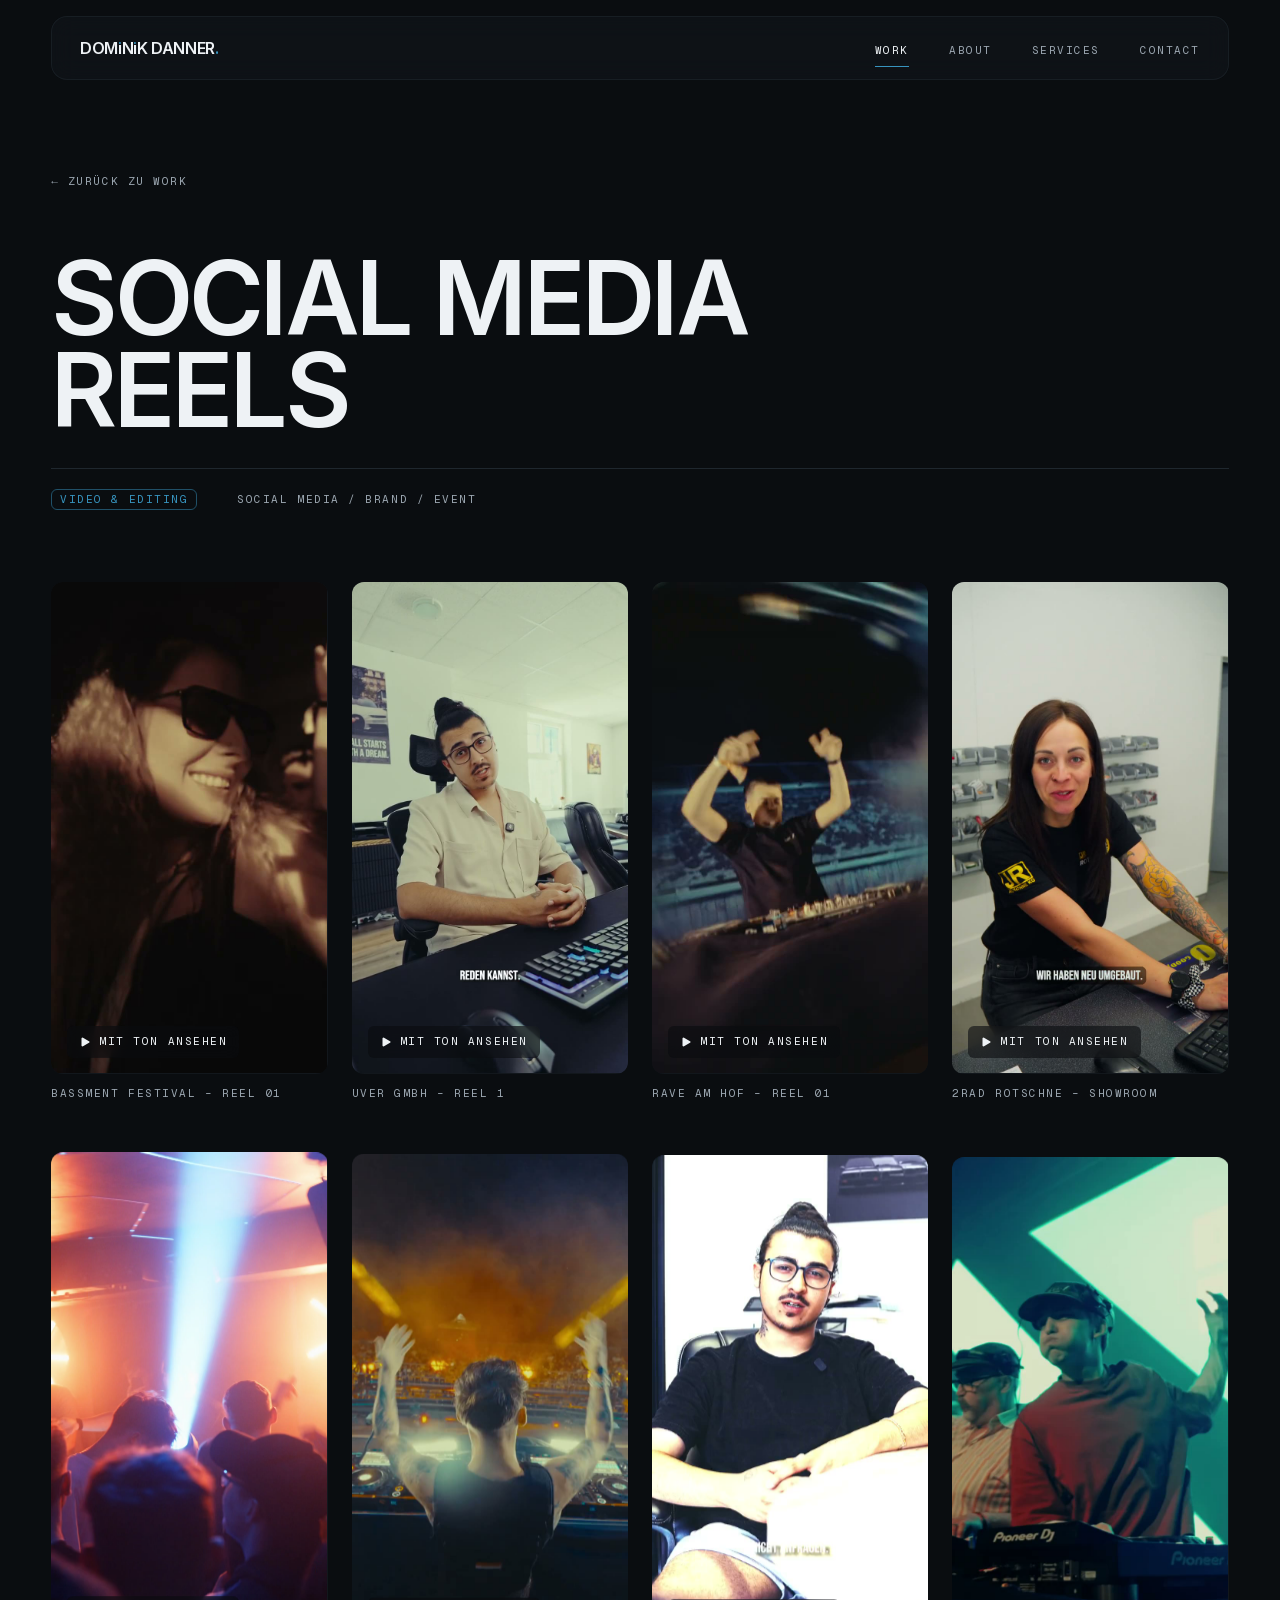
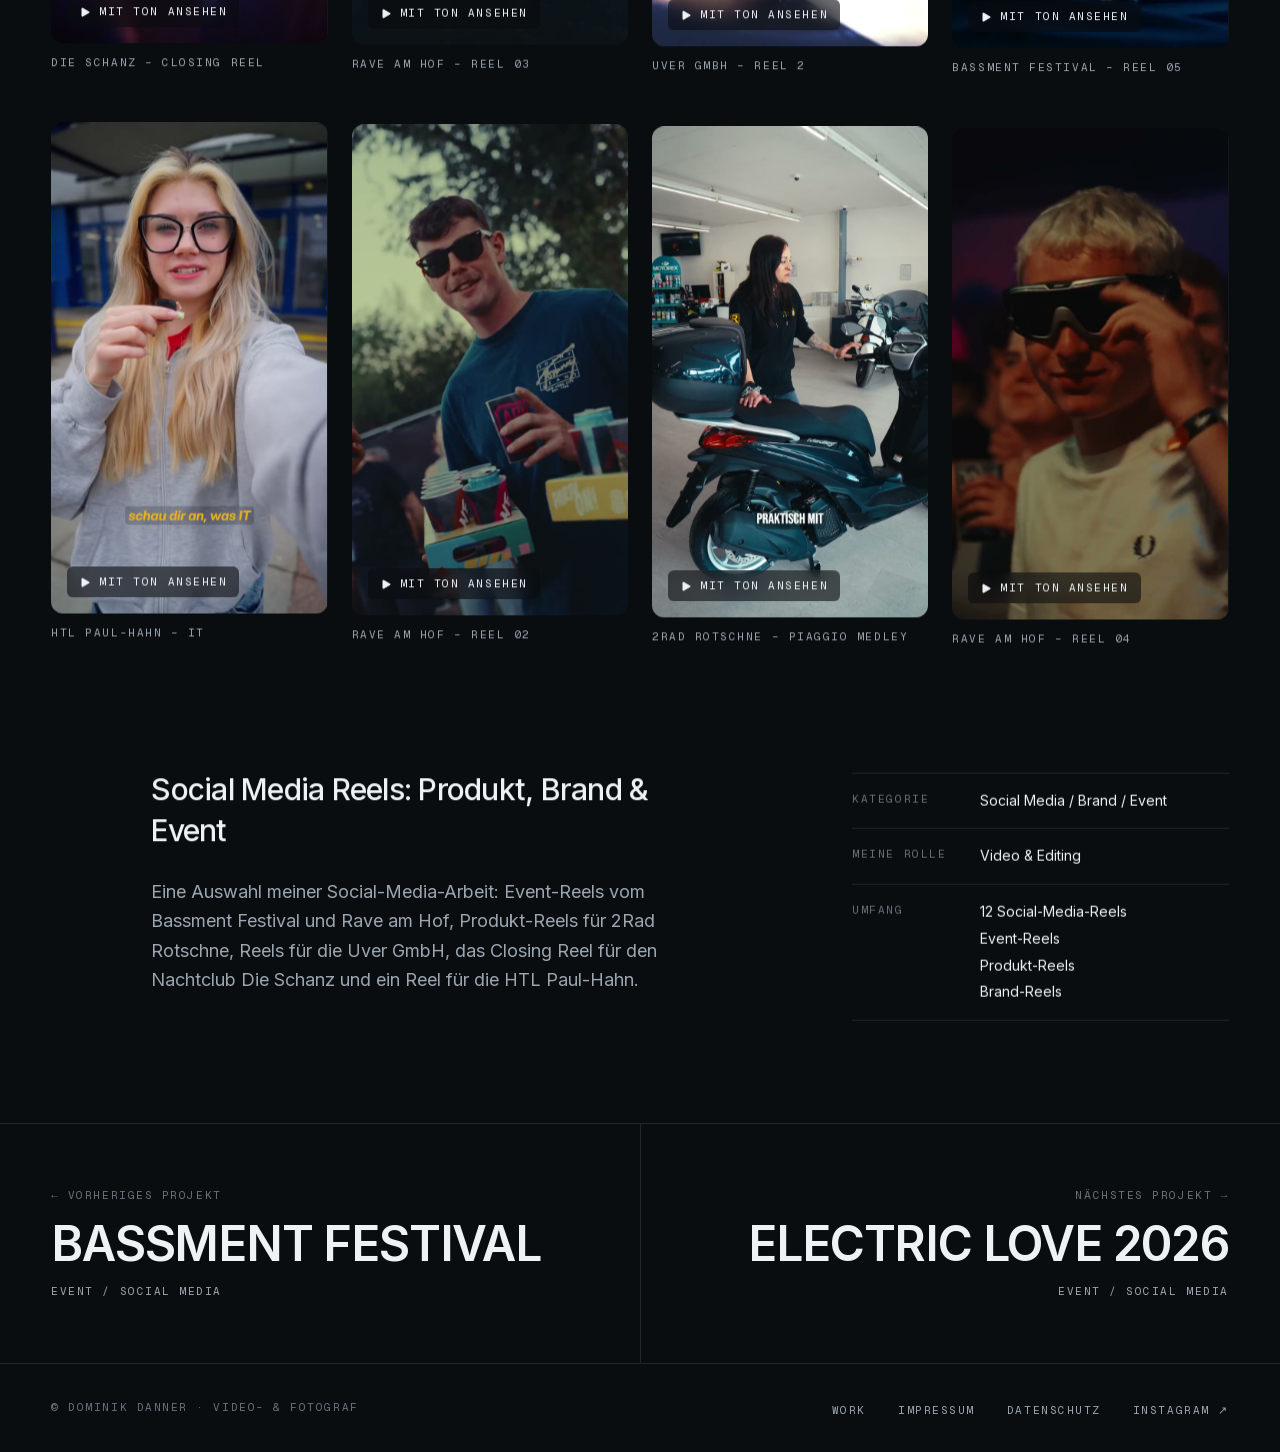
<file: work/social-media-reels/index.html>
<!DOCTYPE html><html lang="de" data-scroll-behavior="smooth" class="MOT0tq_variable FlyLvG_variable antialiased"><head><meta charSet="utf-8"/><meta name="viewport" content="width=device-width, initial-scale=1"/><link rel="preload" href="/_next/static/media/07a39a8a4660cc7c-s.p.0r6juujl39pe6.woff2" as="font" crossorigin="" type="font/woff2"/><link rel="preload" href="/_next/static/media/07c7676b89ed2778-s.p.2bn3s6zvc0dyp.woff2" as="font" crossorigin="" type="font/woff2"/><link rel="stylesheet" href="/_next/static/chunks/1pf7bngf4bfyo.css" data-precedence="next"/><link rel="preload" as="script" fetchPriority="low" href="/_next/static/chunks/1pcw6gskne7pf.js"/><script src="/_next/static/chunks/1wnov70f88xjy.js" async=""></script><script src="/_next/static/chunks/092r-mewpaf3q.js" async=""></script><script src="/_next/static/chunks/0c98xzjfks9hq.js" async=""></script><script src="/_next/static/chunks/turbopack-2u1d16houkiyo.js" async=""></script><script src="/_next/static/chunks/1gcvvfs_yu2kl.js" async=""></script><script src="/_next/static/chunks/3mnpn_xc7t6r1.js" async=""></script><script src="/_next/static/chunks/1ua2kfq9s-me6.js" async=""></script><script src="/_next/static/chunks/2644cg8j3_ogv.js" async=""></script><script src="/_next/static/chunks/1rn373hkuq2vc.js" async=""></script><meta name="theme-color" content="#0a0d10"/><meta name="color-scheme" content="dark"/><title>Social Media Reels – Dominik Danner</title><meta name="description" content="Eine Auswahl an Social-Media-Reels von Dominik Danner: Event-Reels, Produkt-Reels und Brand-Reels für Festivals, Unternehmen, Gastronomie und Bildung."/><meta name="application-name" content="Dominik Danner"/><meta name="author" content="Dominik Danner"/><link rel="canonical" href="https://dominikdanner.at/work/social-media-reels/"/><meta property="og:title" content="Social Media Reels – Dominik Danner"/><meta property="og:description" content="Eine Auswahl an Social-Media-Reels von Dominik Danner: Event-Reels, Produkt-Reels und Brand-Reels für Festivals, Unternehmen, Gastronomie und Bildung."/><meta property="og:url" content="https://dominikdanner.at/work/social-media-reels/"/><meta property="og:type" content="article"/><meta name="twitter:card" content="summary_large_image"/><meta name="twitter:title" content="Social Media Reels – Dominik Danner"/><meta name="twitter:description" content="Eine Auswahl an Social-Media-Reels von Dominik Danner: Event-Reels, Produkt-Reels und Brand-Reels für Festivals, Unternehmen, Gastronomie und Bildung."/><link rel="icon" href="/icon.png?icon.1b9o078viy2hf.png" sizes="64x64" type="image/png"/><link rel="apple-touch-icon" href="/apple-icon.png?apple-icon.0uh8rb_fdy0hc.png" sizes="180x180" type="image/png"/><meta name="next-size-adjust" content=""/><script>setTimeout(function(){document.documentElement.dataset.intro="seen"},2400);</script><script src="/_next/static/chunks/0cz1d0mv5g_q7.js" noModule=""></script></head><body class="flex min-h-svh flex-col"><div hidden=""><!--$--><!--/$--></div><a href="#main" class="label sr-only z-[60] bg-paper px-4 py-3 text-ink focus:not-sr-only focus:fixed focus:left-4 focus:top-4">Zum Inhalt springen</a><div aria-hidden="true" class="intro-overlay pointer-events-none fixed inset-0 z-[70] flex items-center justify-center bg-ink"><div class="flex flex-col items-center gap-5"><div class="overflow-hidden"><p class="animate-rise font-wide text-[clamp(1.75rem,6vw,4.5rem)] font-semibold leading-none tracking-tight">D<!-- -->O<!-- -->M<span class="logo-i"><span class="logo-i-stem">I</span></span>N<span class="logo-i"><span class="logo-i-stem">I</span></span>K<!-- --> <!-- -->D<!-- -->A<!-- -->N<!-- -->N<!-- -->E<!-- -->R<span class="text-accent">.</span></p></div><div class="intro-bar h-px w-full bg-paper/40"></div><p class="label animate-fade text-mist [animation-delay:0.4s]">Visual stories. Real moments.</p></div></div><header class="gutter pointer-events-none fixed inset-x-0 top-0 z-50 pt-3 md:pt-4"><div class="pointer-events-auto flex h-14 items-center justify-between rounded-2xl border px-5 backdrop-blur-md transition-colors duration-500 md:h-16 md:px-7 border-line/60 bg-ink-raised/60"><a class="font-wide text-sm font-semibold tracking-tight md:text-base" aria-label="Dominik Danner – Startseite" href="/">D<!-- -->O<!-- -->M<span class="logo-i"><span class="logo-i-stem">I</span></span>N<span class="logo-i"><span class="logo-i-stem">I</span></span>K<!-- --> <!-- -->D<!-- -->A<!-- -->N<!-- -->N<!-- -->E<!-- -->R<span class="text-accent">.</span></a><nav aria-label="Hauptnavigation" class="hidden md:block"><ul class="flex items-center gap-10"><li><a aria-current="page" class="label group relative py-2 text-mist transition-colors hover:text-paper aria-[current=page]:text-paper" href="/work/">Work<span class="absolute inset-x-0 -bottom-0.5 h-px origin-left scale-x-0 bg-accent transition-transform duration-500 ease-[var(--ease-cinematic)] group-hover:scale-x-100 group-aria-[current=page]:scale-x-100"></span></a></li><li><a class="label group relative py-2 text-mist transition-colors hover:text-paper aria-[current=page]:text-paper" href="/#about">About<span class="absolute inset-x-0 -bottom-0.5 h-px origin-left scale-x-0 bg-accent transition-transform duration-500 ease-[var(--ease-cinematic)] group-hover:scale-x-100 group-aria-[current=page]:scale-x-100"></span></a></li><li><a class="label group relative py-2 text-mist transition-colors hover:text-paper aria-[current=page]:text-paper" href="/#services">Services<span class="absolute inset-x-0 -bottom-0.5 h-px origin-left scale-x-0 bg-accent transition-transform duration-500 ease-[var(--ease-cinematic)] group-hover:scale-x-100 group-aria-[current=page]:scale-x-100"></span></a></li><li><a class="label group relative py-2 text-mist transition-colors hover:text-paper aria-[current=page]:text-paper" href="/#contact">Contact<span class="absolute inset-x-0 -bottom-0.5 h-px origin-left scale-x-0 bg-accent transition-transform duration-500 ease-[var(--ease-cinematic)] group-hover:scale-x-100 group-aria-[current=page]:scale-x-100"></span></a></li></ul></nav><button type="button" class="label -mr-3 flex h-12 items-center px-3 md:hidden" aria-expanded="false" aria-controls="mobile-menu">Menü</button></div></header><main id="main" class="flex-1"><div style="opacity:0"><!--$?--><template id="B:0"></template><div class="min-h-svh" aria-busy="true"></div><!--/$--><!--$--><!--/$--></div></main><footer class="gutter border-t border-line py-8"><div class="flex flex-col gap-4 md:flex-row md:items-center md:justify-between"><p class="label text-smoke">© <!-- -->Dominik Danner<!-- --> · <!-- -->Video- &amp; Fotograf</p><ul class="flex flex-wrap gap-x-8 gap-y-3"><li><a class="label text-mist transition-colors hover:text-paper" href="/work/">Work</a></li><li><a class="label text-mist transition-colors hover:text-paper" href="/impressum/">Impressum</a></li><li><a class="label text-mist transition-colors hover:text-paper" href="/datenschutz/">Datenschutz</a></li><li><a href="https://www.instagram.com/createdbydomi/" target="_blank" rel="noopener noreferrer" class="label text-mist transition-colors hover:text-paper">Instagram ↗</a></li></ul></div></footer><script>requestAnimationFrame(function(){$RT=performance.now()});</script><script id="_R_">(globalThis["TURBOPACK"] || (globalThis["TURBOPACK"] = [])).push({"otherChunks":["static/chunks/1pcw6gskne7pf.js","static/chunks/1wnov70f88xjy.js","static/chunks/092r-mewpaf3q.js","static/chunks/0c98xzjfks9hq.js"],"runtimeModuleIds":[94553]});</script><script src="/_next/static/chunks/1pcw6gskne7pf.js" async=""></script><div hidden id="S:0"><article><header class="gutter pb-10 pt-28 md:pb-14 md:pt-40"><a class="label inline-flex min-h-11 items-center gap-2 text-mist transition-colors hover:text-paper" href="/work/">← Zurück zu Work</a><div class="mt-8 grid gap-8 md:mt-12 md:grid-cols-12 md:gap-6"><h1 class="animate-fade font-wide text-[clamp(2rem,8vw,8.5rem)] font-semibold uppercase leading-[0.9] tracking-[-0.035em] break-words hyphens-auto md:col-span-10">S<!-- -->o<!-- -->c<span data-char="i" class="accent-dot">i</span>a<!-- -->l<!-- --> <!-- -->M<!-- -->e<!-- -->d<span data-char="i" class="accent-dot">i</span>a<!-- --> <!-- -->R<!-- -->e<!-- -->e<!-- -->l<!-- -->s</h1></div><div class="animate-fade mt-8 flex flex-wrap items-center gap-x-10 gap-y-3 border-t border-line pt-5 [animation-delay:0.1s]"><span class="label inline-flex items-center whitespace-nowrap rounded-md border border-accent/50 px-2 py-1 leading-none text-accent ">Video &amp; Editing</span><p class="label text-mist">Social Media / Brand / Event</p></div></header><section class="gutter animate-fade pb-4 pt-2 [animation-delay:0.2s] md:pt-4" aria-label="Galerie"><div class="space-y-16 md:space-y-24"><section><ul class="grid items-start gap-x-3 gap-y-8 md:gap-x-6 md:gap-y-12 grid-cols-2 md:grid-cols-4"><li style="opacity:0;transform:translateY(32px)"><div class="relative overflow-hidden rounded-xl bg-ink-raised " style="aspect-ratio:1080 / 1920"><video class="absolute inset-0 h-full w-full object-cover" src="/videos/projects/bassment-festival-2026/reel-01.mp4" poster="/images/projects/bassment-festival-2026/reel-01.jpg" aria-label="Social-Media-Reel 01 vom Bassment Festival" playsInline="" muted="" loop="" preload="metadata"></video><button type="button" class="group absolute inset-0 flex items-center justify-center transition-colors duration-500 " aria-label="Video mit Ton abspielen: Bassment Festival – Reel 01"><span class="label absolute bottom-4 left-4 flex items-center gap-2 rounded-md bg-ink/60 px-3 py-2 text-paper backdrop-blur-sm transition-colors group-hover:bg-paper group-hover:text-ink"><svg xmlns="http://www.w3.org/2000/svg" width="24" height="24" viewBox="0 0 24 24" fill="none" stroke="currentColor" stroke-width="0" stroke-linecap="round" stroke-linejoin="round" class="lucide lucide-play size-3 fill-current" aria-hidden="true"><path d="M5 5a2 2 0 0 1 3.008-1.728l11.997 6.998a2 2 0 0 1 .003 3.458l-12 7A2 2 0 0 1 5 19z"></path></svg>Mit Ton ansehen</span></button></div><p class="label mt-3 text-mist">Bassment Festival – Reel 01</p></li><li style="opacity:0;transform:translateY(32px)"><div class="relative overflow-hidden rounded-xl bg-ink-raised " style="aspect-ratio:1080 / 1920"><video class="absolute inset-0 h-full w-full object-cover" src="/videos/projects/uver-gmbh/reel-01.mp4" poster="/images/projects/uver-gmbh/reel-01.jpg" aria-label="Reel 1 für die Uver GmbH" playsInline="" muted="" loop="" preload="metadata"></video><button type="button" class="group absolute inset-0 flex items-center justify-center transition-colors duration-500 " aria-label="Video mit Ton abspielen: Uver GmbH – Reel 1"><span class="label absolute bottom-4 left-4 flex items-center gap-2 rounded-md bg-ink/60 px-3 py-2 text-paper backdrop-blur-sm transition-colors group-hover:bg-paper group-hover:text-ink"><svg xmlns="http://www.w3.org/2000/svg" width="24" height="24" viewBox="0 0 24 24" fill="none" stroke="currentColor" stroke-width="0" stroke-linecap="round" stroke-linejoin="round" class="lucide lucide-play size-3 fill-current" aria-hidden="true"><path d="M5 5a2 2 0 0 1 3.008-1.728l11.997 6.998a2 2 0 0 1 .003 3.458l-12 7A2 2 0 0 1 5 19z"></path></svg>Mit Ton ansehen</span></button></div><p class="label mt-3 text-mist">Uver GmbH – Reel 1</p></li><li style="opacity:0;transform:translateY(32px)"><div class="relative overflow-hidden rounded-xl bg-ink-raised " style="aspect-ratio:1080 / 1920"><video class="absolute inset-0 h-full w-full object-cover" src="/videos/projects/rave-am-hof-2026/reel-01.mp4" poster="/images/projects/rave-am-hof-2026/reel-01.jpg" aria-label="Social-Media-Reel 01 vom Rave am Hof" playsInline="" muted="" loop="" preload="metadata"></video><button type="button" class="group absolute inset-0 flex items-center justify-center transition-colors duration-500 " aria-label="Video mit Ton abspielen: Rave am Hof – Reel 01"><span class="label absolute bottom-4 left-4 flex items-center gap-2 rounded-md bg-ink/60 px-3 py-2 text-paper backdrop-blur-sm transition-colors group-hover:bg-paper group-hover:text-ink"><svg xmlns="http://www.w3.org/2000/svg" width="24" height="24" viewBox="0 0 24 24" fill="none" stroke="currentColor" stroke-width="0" stroke-linecap="round" stroke-linejoin="round" class="lucide lucide-play size-3 fill-current" aria-hidden="true"><path d="M5 5a2 2 0 0 1 3.008-1.728l11.997 6.998a2 2 0 0 1 .003 3.458l-12 7A2 2 0 0 1 5 19z"></path></svg>Mit Ton ansehen</span></button></div><p class="label mt-3 text-mist">Rave am Hof – Reel 01</p></li><li style="opacity:0;transform:translateY(32px)"><div class="relative overflow-hidden rounded-xl bg-ink-raised " style="aspect-ratio:1080 / 1920"><video class="absolute inset-0 h-full w-full object-cover" src="/videos/projects/2rad-rotschne/showroom.mp4" poster="/images/projects/2rad-rotschne/showroom.jpg" aria-label="Reel: Rundgang durch den Showroom von 2Rad Rotschne" playsInline="" muted="" loop="" preload="metadata"></video><button type="button" class="group absolute inset-0 flex items-center justify-center transition-colors duration-500 " aria-label="Video mit Ton abspielen: 2Rad Rotschne – Showroom"><span class="label absolute bottom-4 left-4 flex items-center gap-2 rounded-md bg-ink/60 px-3 py-2 text-paper backdrop-blur-sm transition-colors group-hover:bg-paper group-hover:text-ink"><svg xmlns="http://www.w3.org/2000/svg" width="24" height="24" viewBox="0 0 24 24" fill="none" stroke="currentColor" stroke-width="0" stroke-linecap="round" stroke-linejoin="round" class="lucide lucide-play size-3 fill-current" aria-hidden="true"><path d="M5 5a2 2 0 0 1 3.008-1.728l11.997 6.998a2 2 0 0 1 .003 3.458l-12 7A2 2 0 0 1 5 19z"></path></svg>Mit Ton ansehen</span></button></div><p class="label mt-3 text-mist">2Rad Rotschne – Showroom</p></li><li style="opacity:0;transform:translateY(32px)"><div class="relative overflow-hidden rounded-xl bg-ink-raised " style="aspect-ratio:1080 / 1920"><video class="absolute inset-0 h-full w-full object-cover" src="/videos/projects/die-schanz-closing-reel/reel.mp4" poster="/images/projects/die-schanz-closing-reel/reel.jpg" aria-label="Closing Reel für den Nachtclub Die Schanz" playsInline="" muted="" loop="" preload="metadata"></video><button type="button" class="group absolute inset-0 flex items-center justify-center transition-colors duration-500 " aria-label="Video mit Ton abspielen: Die Schanz – Closing Reel"><span class="label absolute bottom-4 left-4 flex items-center gap-2 rounded-md bg-ink/60 px-3 py-2 text-paper backdrop-blur-sm transition-colors group-hover:bg-paper group-hover:text-ink"><svg xmlns="http://www.w3.org/2000/svg" width="24" height="24" viewBox="0 0 24 24" fill="none" stroke="currentColor" stroke-width="0" stroke-linecap="round" stroke-linejoin="round" class="lucide lucide-play size-3 fill-current" aria-hidden="true"><path d="M5 5a2 2 0 0 1 3.008-1.728l11.997 6.998a2 2 0 0 1 .003 3.458l-12 7A2 2 0 0 1 5 19z"></path></svg>Mit Ton ansehen</span></button></div><p class="label mt-3 text-mist">Die Schanz – Closing Reel</p></li><li style="opacity:0;transform:translateY(32px)"><div class="relative overflow-hidden rounded-xl bg-ink-raised " style="aspect-ratio:1080 / 1920"><video class="absolute inset-0 h-full w-full object-cover" src="/videos/projects/rave-am-hof-2026/reel-03.mp4" poster="/images/projects/rave-am-hof-2026/reel-03.jpg" aria-label="Social-Media-Reel 03 vom Rave am Hof" playsInline="" muted="" loop="" preload="metadata"></video><button type="button" class="group absolute inset-0 flex items-center justify-center transition-colors duration-500 " aria-label="Video mit Ton abspielen: Rave am Hof – Reel 03"><span class="label absolute bottom-4 left-4 flex items-center gap-2 rounded-md bg-ink/60 px-3 py-2 text-paper backdrop-blur-sm transition-colors group-hover:bg-paper group-hover:text-ink"><svg xmlns="http://www.w3.org/2000/svg" width="24" height="24" viewBox="0 0 24 24" fill="none" stroke="currentColor" stroke-width="0" stroke-linecap="round" stroke-linejoin="round" class="lucide lucide-play size-3 fill-current" aria-hidden="true"><path d="M5 5a2 2 0 0 1 3.008-1.728l11.997 6.998a2 2 0 0 1 .003 3.458l-12 7A2 2 0 0 1 5 19z"></path></svg>Mit Ton ansehen</span></button></div><p class="label mt-3 text-mist">Rave am Hof – Reel 03</p></li><li style="opacity:0;transform:translateY(32px)"><div class="relative overflow-hidden rounded-xl bg-ink-raised " style="aspect-ratio:1080 / 1920"><video class="absolute inset-0 h-full w-full object-cover" src="/videos/projects/uver-gmbh/reel-02.mp4" poster="/images/projects/uver-gmbh/reel-02.jpg" aria-label="Reel 2 für die Uver GmbH" playsInline="" muted="" loop="" preload="metadata"></video><button type="button" class="group absolute inset-0 flex items-center justify-center transition-colors duration-500 " aria-label="Video mit Ton abspielen: Uver GmbH – Reel 2"><span class="label absolute bottom-4 left-4 flex items-center gap-2 rounded-md bg-ink/60 px-3 py-2 text-paper backdrop-blur-sm transition-colors group-hover:bg-paper group-hover:text-ink"><svg xmlns="http://www.w3.org/2000/svg" width="24" height="24" viewBox="0 0 24 24" fill="none" stroke="currentColor" stroke-width="0" stroke-linecap="round" stroke-linejoin="round" class="lucide lucide-play size-3 fill-current" aria-hidden="true"><path d="M5 5a2 2 0 0 1 3.008-1.728l11.997 6.998a2 2 0 0 1 .003 3.458l-12 7A2 2 0 0 1 5 19z"></path></svg>Mit Ton ansehen</span></button></div><p class="label mt-3 text-mist">Uver GmbH – Reel 2</p></li><li style="opacity:0;transform:translateY(32px)"><div class="relative overflow-hidden rounded-xl bg-ink-raised " style="aspect-ratio:1080 / 1920"><video class="absolute inset-0 h-full w-full object-cover" src="/videos/projects/bassment-festival-2026/reel-05.mp4" poster="/images/projects/bassment-festival-2026/reel-05.jpg" aria-label="Social-Media-Reel 05 vom Bassment Festival" playsInline="" muted="" loop="" preload="metadata"></video><button type="button" class="group absolute inset-0 flex items-center justify-center transition-colors duration-500 " aria-label="Video mit Ton abspielen: Bassment Festival – Reel 05"><span class="label absolute bottom-4 left-4 flex items-center gap-2 rounded-md bg-ink/60 px-3 py-2 text-paper backdrop-blur-sm transition-colors group-hover:bg-paper group-hover:text-ink"><svg xmlns="http://www.w3.org/2000/svg" width="24" height="24" viewBox="0 0 24 24" fill="none" stroke="currentColor" stroke-width="0" stroke-linecap="round" stroke-linejoin="round" class="lucide lucide-play size-3 fill-current" aria-hidden="true"><path d="M5 5a2 2 0 0 1 3.008-1.728l11.997 6.998a2 2 0 0 1 .003 3.458l-12 7A2 2 0 0 1 5 19z"></path></svg>Mit Ton ansehen</span></button></div><p class="label mt-3 text-mist">Bassment Festival – Reel 05</p></li><li style="opacity:0;transform:translateY(32px)"><div class="relative overflow-hidden rounded-xl bg-ink-raised " style="aspect-ratio:720 / 1280"><video class="absolute inset-0 h-full w-full object-cover" src="/videos/projects/htl-paul-hahn-informationstechnologie/reel.mp4" poster="/images/projects/htl-paul-hahn-informationstechnologie/reel.jpg" aria-label="Reel für den Zweig Informationstechnologie der HTL Paul-Hahn" playsInline="" muted="" loop="" preload="metadata"></video><button type="button" class="group absolute inset-0 flex items-center justify-center transition-colors duration-500 " aria-label="Video mit Ton abspielen: HTL Paul-Hahn – IT"><span class="label absolute bottom-4 left-4 flex items-center gap-2 rounded-md bg-ink/60 px-3 py-2 text-paper backdrop-blur-sm transition-colors group-hover:bg-paper group-hover:text-ink"><svg xmlns="http://www.w3.org/2000/svg" width="24" height="24" viewBox="0 0 24 24" fill="none" stroke="currentColor" stroke-width="0" stroke-linecap="round" stroke-linejoin="round" class="lucide lucide-play size-3 fill-current" aria-hidden="true"><path d="M5 5a2 2 0 0 1 3.008-1.728l11.997 6.998a2 2 0 0 1 .003 3.458l-12 7A2 2 0 0 1 5 19z"></path></svg>Mit Ton ansehen</span></button></div><p class="label mt-3 text-mist">HTL Paul-Hahn – IT</p></li><li style="opacity:0;transform:translateY(32px)"><div class="relative overflow-hidden rounded-xl bg-ink-raised " style="aspect-ratio:1080 / 1920"><video class="absolute inset-0 h-full w-full object-cover" src="/videos/projects/rave-am-hof-2026/reel-02.mp4" poster="/images/projects/rave-am-hof-2026/reel-02.jpg" aria-label="Social-Media-Reel 02 vom Rave am Hof" playsInline="" muted="" loop="" preload="metadata"></video><button type="button" class="group absolute inset-0 flex items-center justify-center transition-colors duration-500 " aria-label="Video mit Ton abspielen: Rave am Hof – Reel 02"><span class="label absolute bottom-4 left-4 flex items-center gap-2 rounded-md bg-ink/60 px-3 py-2 text-paper backdrop-blur-sm transition-colors group-hover:bg-paper group-hover:text-ink"><svg xmlns="http://www.w3.org/2000/svg" width="24" height="24" viewBox="0 0 24 24" fill="none" stroke="currentColor" stroke-width="0" stroke-linecap="round" stroke-linejoin="round" class="lucide lucide-play size-3 fill-current" aria-hidden="true"><path d="M5 5a2 2 0 0 1 3.008-1.728l11.997 6.998a2 2 0 0 1 .003 3.458l-12 7A2 2 0 0 1 5 19z"></path></svg>Mit Ton ansehen</span></button></div><p class="label mt-3 text-mist">Rave am Hof – Reel 02</p></li><li style="opacity:0;transform:translateY(32px)"><div class="relative overflow-hidden rounded-xl bg-ink-raised " style="aspect-ratio:1080 / 1920"><video class="absolute inset-0 h-full w-full object-cover" src="/videos/projects/2rad-rotschne/roller.mp4" poster="/images/projects/2rad-rotschne/roller.jpg" aria-label="Reel: Vorstellung des Piaggio Medley" playsInline="" muted="" loop="" preload="metadata"></video><button type="button" class="group absolute inset-0 flex items-center justify-center transition-colors duration-500 " aria-label="Video mit Ton abspielen: 2Rad Rotschne – Piaggio Medley"><span class="label absolute bottom-4 left-4 flex items-center gap-2 rounded-md bg-ink/60 px-3 py-2 text-paper backdrop-blur-sm transition-colors group-hover:bg-paper group-hover:text-ink"><svg xmlns="http://www.w3.org/2000/svg" width="24" height="24" viewBox="0 0 24 24" fill="none" stroke="currentColor" stroke-width="0" stroke-linecap="round" stroke-linejoin="round" class="lucide lucide-play size-3 fill-current" aria-hidden="true"><path d="M5 5a2 2 0 0 1 3.008-1.728l11.997 6.998a2 2 0 0 1 .003 3.458l-12 7A2 2 0 0 1 5 19z"></path></svg>Mit Ton ansehen</span></button></div><p class="label mt-3 text-mist">2Rad Rotschne – Piaggio Medley</p></li><li style="opacity:0;transform:translateY(32px)"><div class="relative overflow-hidden rounded-xl bg-ink-raised " style="aspect-ratio:1080 / 1920"><video class="absolute inset-0 h-full w-full object-cover" src="/videos/projects/rave-am-hof-2026/reel-04.mp4" poster="/images/projects/rave-am-hof-2026/reel-04.jpg" aria-label="Social-Media-Reel 04 vom Rave am Hof" playsInline="" muted="" loop="" preload="metadata"></video><button type="button" class="group absolute inset-0 flex items-center justify-center transition-colors duration-500 " aria-label="Video mit Ton abspielen: Rave am Hof – Reel 04"><span class="label absolute bottom-4 left-4 flex items-center gap-2 rounded-md bg-ink/60 px-3 py-2 text-paper backdrop-blur-sm transition-colors group-hover:bg-paper group-hover:text-ink"><svg xmlns="http://www.w3.org/2000/svg" width="24" height="24" viewBox="0 0 24 24" fill="none" stroke="currentColor" stroke-width="0" stroke-linecap="round" stroke-linejoin="round" class="lucide lucide-play size-3 fill-current" aria-hidden="true"><path d="M5 5a2 2 0 0 1 3.008-1.728l11.997 6.998a2 2 0 0 1 .003 3.458l-12 7A2 2 0 0 1 5 19z"></path></svg>Mit Ton ansehen</span></button></div><p class="label mt-3 text-mist">Rave am Hof – Reel 04</p></li></ul></section></div></section><section class="gutter grid gap-12 py-16 md:grid-cols-12 md:gap-6 md:py-28" aria-label="Projektdetails"><div class="space-y-6 md:col-span-6 md:col-start-2"><div style="opacity:0;transform:translateY(32px)"><p class="text-2xl font-medium leading-snug tracking-tight md:text-3xl">Social Media Reels: Produkt, Brand &amp; Event</p></div><div style="opacity:0;transform:translateY(32px)"><p class="max-w-prose leading-relaxed text-mist md:text-lg">Eine Auswahl meiner Social-Media-Arbeit: Event-Reels vom Bassment Festival und Rave am Hof, Produkt-Reels für 2Rad Rotschne, Reels für die Uver GmbH, das Closing Reel für den Nachtclub Die Schanz und ein Reel für die HTL Paul-Hahn.</p></div></div><div class="md:col-span-4 md:col-start-9" style="opacity:0;transform:translateY(32px)"><dl class="divide-y divide-line border-y border-line"><div class="grid grid-cols-[7rem_1fr] gap-4 py-4"><dt class="label pt-0.5 text-smoke">Kategorie</dt><dd class="text-sm leading-relaxed">Social Media / Brand / Event</dd></div><div class="grid grid-cols-[7rem_1fr] gap-4 py-4"><dt class="label pt-0.5 text-smoke">Meine Rolle</dt><dd class="text-sm leading-relaxed">Video &amp; Editing</dd></div><div class="grid grid-cols-[7rem_1fr] gap-4 py-4"><dt class="label pt-0.5 text-smoke">Umfang</dt><dd class="text-sm leading-relaxed"><ul class="space-y-1"><li>12 Social-Media-Reels</li><li>Event-Reels</li><li>Produkt-Reels</li><li>Brand-Reels</li></ul></dd></div></dl></div></section><nav aria-label="Weitere Projekte" class="grid border-t border-line md:grid-cols-2"><a rel="prev" class="gutter group flex flex-col gap-4 py-10 transition-colors duration-500 hover:bg-ink-raised md:py-16 " href="/work/bassment-festival-2026/"><span class="label text-smoke">← Vorheriges Projekt</span><span class="max-w-full break-words font-wide font-semibold uppercase leading-none tracking-tight hyphens-auto transition-transform duration-700 ease-[var(--ease-cinematic)] text-[clamp(1.5rem,7vw,3rem)] md:group-hover:translate-x-2">Bassment Festival</span><span class="label text-mist">Event / Social Media</span></a><a rel="next" class="gutter group flex flex-col gap-4 py-10 transition-colors duration-500 hover:bg-ink-raised md:py-16 border-t border-line md:items-end md:border-l md:border-t-0 md:text-right" href="/work/electric-love-2026/"><span class="label text-smoke">Nächstes Projekt →</span><span class="max-w-full break-words font-wide font-semibold uppercase leading-none tracking-tight hyphens-auto transition-transform duration-700 ease-[var(--ease-cinematic)] text-[clamp(1.5rem,7vw,3rem)] md:group-hover:translate-x-2">Electric Love 2026</span><span class="label text-mist">Event / Social Media</span></a></nav></article></div><script>$RB=[];$RV=function(a){$RT=performance.now();for(var b=0;b<a.length;b+=2){var c=a[b],e=a[b+1];null!==e.parentNode&&e.parentNode.removeChild(e);var f=c.parentNode;if(f){var g=c.previousSibling,h=0;do{if(c&&8===c.nodeType){var d=c.data;if("/$"===d||"/&"===d)if(0===h)break;else h--;else"$"!==d&&"$?"!==d&&"$~"!==d&&"$!"!==d&&"&"!==d||h++}d=c.nextSibling;f.removeChild(c);c=d}while(c);for(;e.firstChild;)f.insertBefore(e.firstChild,c);g.data="$";g._reactRetry&&requestAnimationFrame(g._reactRetry)}}a.length=0};
$RC=function(a,b){if(b=document.getElementById(b))(a=document.getElementById(a))?(a.previousSibling.data="$~",$RB.push(a,b),2===$RB.length&&("number"!==typeof $RT?requestAnimationFrame($RV.bind(null,$RB)):(a=performance.now(),setTimeout($RV.bind(null,$RB),2300>a&&2E3<a?2300-a:$RT+300-a)))):b.parentNode.removeChild(b)};$RC("B:0","S:0")</script><script>(self.__next_f=self.__next_f||[]).push([0])</script><script>self.__next_f.push([1,"1:\"$Sreact.fragment\"\n2:\"/_next/static/chunks/1gcvvfs_yu2kl.js\"\n3:\"/_next/static/chunks/3mnpn_xc7t6r1.js\"\n4:I[92130,[\"$2\",\"$3\"],\"MotionProvider\"]\n5:I[92653,[\"$2\",\"$3\"],\"SiteGate\"]\n6:I[50309,[\"$2\",\"$3\"],\"SiteHeader\"]\n7:\"/_next/static/chunks/1ua2kfq9s-me6.js\"\n8:I[39756,[\"$7\"],\"default\"]\n9:\"/_next/static/chunks/2644cg8j3_ogv.js\"\na:I[16868,[\"$2\",\"$3\",\"$9\"],\"default\"]\nb:I[37457,[\"$7\"],\"default\"]\nc:\"/_next/static/chunks/1rn373hkuq2vc.js\"\nd:I[22016,[\"$2\",\"$3\",\"$c\"],\"\"]\n18:I[68027,[\"$2\",\"$3\"],\"default\",1]\n:HL[\"/_next/static/chunks/1pf7bngf4bfyo.css\",\"style\"]\n:HL[\"/_next/static/media/07a39a8a4660cc7c-s.p.0r6juujl39pe6.woff2\",\"font\",{\"crossOrigin\":\"\",\"type\":\"font/woff2\"}]\n:HL[\"/_next/static/media/07c7676b89ed2778-s.p.2bn3s6zvc0dyp.woff2\",\"font\",{\"crossOrigin\":\"\",\"type\":\"font/woff2\"}]\n12:X\n15:[[\"children\",{\"s\":\"__PAGE__\",\"h\":512,\"d\":{\"r\":\"$L16\",\"p\":false,\"v\":null}}]]\n13:[[\"children\",{\"s\":{\"n\":\"slug\",\"t\":\"d\",\"k\":\"social-media-reels\",\"s\":[]},\"h\":512,\"d\":{\"r\":\"$L14\",\"p\":false,\"v\":\"$12\"},\"c\":\"$Q15\"}]]\n10:[[\"children\",{\"s\":\"work\",\"h\":512,\"d\":{\"r\":\"$L11\",\"p\":false,\"v\":\"$12\"},\"c\":\"$Q13\"}]]\n0:{\"P\":null,\"c\":[\"\",\"work\",\"social-media-reels\",\"\"],\"q\":\"\",\"i\":false,\"t\":{\"t\":{\"s\":\"\",\"h\":528,\"d\":{\"r\":[\"$\",\"$1\",\"c\",{\"children\":[[[\"$\",\"link\",\"0\",{\"rel\":\"stylesheet\",\"href\":\"/_next/static/chunks/1pf7bngf4bfyo.css\",\"precedence\":\"next\",\"crossOrigin\":\"$undefined\",\"nonce\":\"$undefined\"}],[\"$\",\"script\",\"script-0\",{\"src\":\"/_next/static/chunks/1gcvvfs_yu2kl.js\",\"async\":true,\"nonce\":\"$undefined\"}],[\"$\",\"script\",\"script-1\",{\"src\":\"/_next/static/chunks/3mnpn_xc7t6r1.js\",\"async\":true,\"nonce\":\"$undefined\"}]],[\"$\",\"html\",null,{\"lang\":\"de\",\"data-scroll-behavior\":\"smooth\",\"className\":\"MOT0tq_variable FlyLvG_variable antialiased\",\"suppressHydrationWarning\":true,\"children\":[[\"$\",\"head\",null,{\"children\":[\"$\",\"script\",null,{\"dangerouslySetInnerHTML\":{\"__html\":\"setTimeout(function(){document.documentElement.dataset.intro=\\\"seen\\\"},2400);\"}}]}],[\"$\",\"body\",null,{\"className\":\"flex min-h-svh flex-col\",\"children\":[[\"$\",\"a\",null,{\"href\":\"#main\",\"className\":\"label sr-only z-[60] bg-paper px-4 py-3 text-ink focus:not-sr-only focus:fixed focus:left-4 focus:top-4\",\"children\":\"Zum Inhalt springen\"}],[\"$\",\"div\",null,{\"aria-hidden\":\"true\",\"className\":\"intro-overlay pointer-events-none fixed inset-0 z-[70] flex items-center justify-center bg-ink\",\"children\":[\"$\",\"div\",null,{\"className\":\"flex flex-col items-center gap-5\",\"children\":[[\"$\",\"div\",null,{\"className\":\"overflow-hidden\",\"children\":[\"$\",\"p\",null,{\"className\":\"animate-rise font-wide text-[clamp(1.75rem,6vw,4.5rem)] font-semibold leading-none tracking-tight\",\"children\":[[[\"$\",\"$1\",\"0\",{\"children\":\"D\"}],[\"$\",\"$1\",\"1\",{\"children\":\"O\"}],[\"$\",\"$1\",\"2\",{\"children\":\"M\"}],[\"$\",\"span\",\"3\",{\"className\":\"logo-i\",\"children\":[\"$\",\"span\",null,{\"className\":\"logo-i-stem\",\"children\":\"I\"}]}],[\"$\",\"$1\",\"4\",{\"children\":\"N\"}],[\"$\",\"span\",\"5\",{\"className\":\"logo-i\",\"children\":[\"$\",\"span\",null,{\"className\":\"logo-i-stem\",\"children\":\"I\"}]}],[\"$\",\"$1\",\"6\",{\"children\":\"K\"}],[\"$\",\"$1\",\"7\",{\"children\":\" \"}],[\"$\",\"$1\",\"8\",{\"children\":\"D\"}],[\"$\",\"$1\",\"9\",{\"children\":\"A\"}],[\"$\",\"$1\",\"10\",{\"children\":\"N\"}],[\"$\",\"$1\",\"11\",{\"children\":\"N\"}],[\"$\",\"$1\",\"12\",{\"children\":\"E\"}],[\"$\",\"$1\",\"13\",{\"children\":\"R\"}]],[\"$\",\"span\",null,{\"className\":\"text-accent\",\"children\":\".\"}]]}]}],[\"$\",\"div\",null,{\"className\":\"intro-bar h-px w-full bg-paper/40\"}],[\"$\",\"p\",null,{\"className\":\"label animate-fade text-mist [animation-delay:0.4s]\",\"children\":\"Visual stories. Real moments.\"}]]}]}],[\"$\",\"$L4\",null,{\"children\":[\"$\",\"$L5\",null,{\"children\":[[\"$\",\"$L6\",null,{}],[\"$\",\"main\",null,{\"id\":\"main\",\"className\":\"flex-1\",\"children\":[\"$\",\"$L8\",null,{\"parallelRouterKey\":\"children\",\"error\":\"$undefined\",\"errorStyles\":\"$undefined\",\"errorScripts\":\"$undefined\",\"template\":[\"$\",\"$La\",null,{\"children\":[\"$\",\"$Lb\",null,{}]}],\"templateStyles\":[],\"templateScripts\":[[\"$\",\"script\",\"script-0\",{\"src\":\"/_next/static/chunks/2644cg8j3_ogv.js\",\"async\":true,\"nonce\":\"$undefined\"}]],\"notFound\":[[\"$\",\"section\",null,{\"className\":\"gutter flex min-h-[80svh] flex-col justify-end pb-16 pt-32\",\"children\":[[\"$\",\"p\",null,{\"className\":\"label text-smoke\",\"children\":\"Fehler 404\"}],[\"$\",\"h1\",null,{\"className\":\"mt-6 font-wide text-[clamp(3rem,12vw,11rem)] font-semibold uppercase leading-[0.85] tracking-[-0.04em]\",\"children\":\"Nicht im Bild\"}],[\"$\",\"p\",null,{\"className\":\"mt-8 max-w-md leading-relaxed text-mist\",\"children\":\"Diese Seite existiert nicht oder wurde verschoben.\"}],[\"$\",\"div\",null,{\"className\":\"mt-10 flex gap-8\",\"children\":[[\"$\",\"$Ld\",null,{\"href\":\"/\",\"className\":\"border-b border-paper pb-1 text-sm font-medium\",\"children\":\"Zur Startseite\"}],[\"$\",\"$Ld\",null,{\"href\":\"/work\",\"className\":\"border-b border-paper/40 pb-1 text-sm font-medium text-mist hover:text-paper\",\"children\":\"Alle Projekte\"}]]}]]}],[]],\"forbidden\":\"$undefined\",\"unauthorized\":\"$undefined\"}]}],[\"$\",\"footer\",null,{\"className\":\"gutter border-t border-line py-8\",\"children\":[\"$\",\"div\",null,{\"className\":\"flex flex-col gap-4 md:flex-row md:items-center md:justify-between\",\"children\":[[\"$\",\"p\",null,{\"className\":\"label text-smoke\",\"children\":[\"© \",\"Dominik Danner\",\" · \",\"Video- \u0026 Fotograf\"]}],[\"$\",\"ul\",null,{\"className\":\"flex flex-wrap gap-x-8 gap-y-3\",\"children\":[[\"$\",\"li\",null,{\"children\":[\"$\",\"$Ld\",null,{\"href\":\"/work\",\"className\":\"label text-mist transition-colors hover:text-paper\",\"children\":\"Work\"}]}],[\"$\",\"li\",null,{\"children\":[\"$\",\"$Ld\",null,{\"href\":\"/impressum\",\"className\":\"label text-mist transition-colors hover:text-paper\",\"children\":\"Impressum\"}]}],[\"$\",\"li\",null,{\"children\":[\"$\",\"$Ld\",null,{\"href\":\"/datenschutz\",\"className\":\"label text-mist transition-colors hover:text-paper\",\"children\":\"Datenschutz\"}]}],[\"$\",\"li\",null,{\"children\":[\"$\",\"a\",null,{\"href\":\"https://www.instagram.com/createdbydomi/\",\"target\":\"_blank\",\"rel\":\"noopener noreferrer\",\"className\":\"label text-mist transition-colors hover:text-paper\",\"children\":\"Instagram ↗\"}]}]]}]]}]}],\"$Le\",\"$Lf\"]}]}]]}]]}]]}],\"p\":false,\"v\":null},\"c\":\"$Q10\"},\"h\":{\"r\":\"$L17\",\"p\":false,\"v\":null}},\"m\":\"$undefined\",\"G\":[\"$18\",[\"$L19\"]],\"S\":true,\"r\":\"$undefined\",\"s\":\"$undefined\",\"a\":\"$undefined\",\"l\":\"$undefined\",\"p\":\"$undefined\",\"d\":\"$undefined\",\"b\":\"FF-bHfj5tIjT2d6JC8Sno\"}\n1a:I[77852,[\"$2\",\"$3\"],\"ViewCursor\"]\n1b:\"AccentDotsCalibrator\"\n1c:I[80288,[\"$2\",\"$3\"],\"$1b\"]\n1d:\"$Sreact.suspense\"\n1f:I[97367,[\"$7\"],\"OutletBoundary\"]\n21:\"ViewportBoundary\"\n22:I[97367,[\"$7\"],\"$21\"]\n24:\"MetadataBoundary\"\n25:I[97367,[\"$7\"],\"$24\"]\ne:[\"$\",\"$L1a\",null,{}]\nf:[\"$\",\"$L1c\",null,{}]\n11:[\"$\",\"$1\",\"c\",{\"children\":[null,[\"$\",\"$L8\",null,{\"parallelRouterKey\":\"children\",\"error\":\"$undefined\",\"errorStyles\":\"$undefined\",\"errorScripts\":\"$undefined\",\"template\":[\"$\",\"$Lb\",null,{}],\"templateStyles\":\"$undefined\",\"templateScripts\":\"$undefined\",\"notFound\":\"$undefined\",\"forbidden\":\"$undefined\",\"unauthorized\":\"$undefined\"}]]}]\n14:[\"$\",\"$1\",\"c\",{\"children\":[null,[\"$\",\"$L8\",null,{\"parallelRouterKey\":\"children\",\"error\":\"$undefined\",\"errorStyles\":\"$undefined\",\"errorScripts\":\"$undefined\",\"template\":[\"$\",\"$Lb\",null,{}],\"templateStyles\":\"$undefined\",\"templateScripts\":\"$undefined\",\"notFound\":\"$undefined\",\"forbidden\":\"$undefined\",\"unauthorized\":\"$undefined\"}]]}]\n16:[\"$\",\"$1\",\"c\",{\"children\":[[\"$\",\"$1d\",null,{\"fallback\":[\"$\",\"div\",null,{\"className\":\"min-h-svh\",\"aria-busy\":\"true\"}],\"children\":\"$L1e\"}],[[\"$\",\"script\",\"script-0\",{\"src\":\"/_next/static/chunks/1rn373hkuq2vc.js\",\"async\":true,\"nonce\":\"$undefined\"}]],[\"$\",\"$L1f\",null,{\"children\":[\"$\",\"$1d\",null,{\"name\":\"Next.MetadataOutlet\",\"children\":\"$@20\"}]}]]}]\n17:[\"$\",\"$1\",\"h\",{\"children\":[null,[\"$\",\"$L22\",null,{\"children\":\"$L23\"}],[\"$\",\"$L25\",null,{\"children\":[[\"$\",\"div\",null,{\"hidden\":true,\"children\":[\"$\",\"$1d\",null,{\"name\":\"Next.Metadata\",\"children\":\"$L26\"}]}],null]}],[\"$\",\"meta\",null,{\"name\":\"next-size-adjust\",\"content\":\"\"}]]}]\n19:[\"$\",\"link\",\"0\",{\"rel\":\"stylesheet\",\"href\":\"/_next/static/chunks/1pf7bngf4bfyo.css\",\"precedence\":\"next\",\"crossOrigin\":\"$undefined\",\"nonce\":\"$undefined\"}]\n27:I[82987,[\"$2\",\"$3\",\"$c\"],\"Reveal\"]\n28:I[59870,[\"$2\",\"$3\",\"$c\"],\"VideoPlayer\"]\n12:C\n1e:[\"$\",\"article\",null,{\"children\":[[\"$\",\"header\",null,{\"className\":\"gutter pb-10 pt-28 md:pb-14 md:pt-40\",\"children\":[[\"$\",\"$Ld\",null,{\"href\":\"/work\",\"className\":\"label inline-flex min-h-11 items-center gap-2 text-mist transition-colors hover:text-paper\",\"children\":\"← Zurück zu Work\"}],[\"$\",\"div\",null,{\"className\":\"mt-8 grid gap-8 md:mt-12 md:grid-cols-12 md:gap-6\",\"children\":[\"$\",\"h1\",null,{\"className\":\"animate-fade font-wide text-[clamp(2rem,8vw,8.5rem)] font-semibold uppercase leading-[0.9] tracking-[-0.035em] break-words hyphens-auto md:col-span-10\",\"children\":[[\"$\",\"$1\",\"0\",{\"children\":\"S\"}],[\"$\",\"$1\",\"1\",{\"children\":\"o\"}],[\"$\",\"$1\",\"2\",{\"children\":\"c\"}],[\"$\",\"span\",\"3\",{\"data-char\":\"i\",\"className\":\"accent-dot\",\"children\":\"i\"}],[\"$\",\"$1\",\"4\",{\"children\":\"a\"}],[\"$\",\"$1\",\"5\",{\"children\":\"l\"}],[\"$\",\"$1\",\"6\",{\"children\":\" \"}],[\"$\",\"$1\",\"7\",{\"children\":\"M\"}],[\"$\",\"$1\",\"8\",{\"children\":\"e\"}],[\"$\",\"$1\",\"9\",{\"children\":\"d\"}],[\"$\",\"span\",\"10\",{\"data-char\":\"i\",\"className\":\"accent-dot\",\"children\":\"i\"}],[\"$\",\"$1\",\"11\",{\"children\":\"a\"}],[\"$\",\"$1\",\"12\",{\"children\":\" \"}],[\"$\",\"$1\",\"13\",{\"children\":\"R\"}],[\"$\",\"$1\",\"14\",{\"children\":\"e\"}],[\"$\",\"$1\",\"15\",{\"children\":\"e\"}],[\"$\",\"$1\",\"16\",{\"children\":\"l\"}],[\"$\",\"$1\",\"17\",{\"children\":\"s\"}]]}]}],[\"$\",\"div\",null,{\"className\":\"animate-fade mt-8 flex flex-wrap items-center gap-x-10 gap-y-3 border-t border-line pt-5 [animation-delay:0.1s]\",\"children\":[[\"$\",\"span\",null,{\"className\":\"label inline-flex items-center whitespace-nowrap rounded-md border border-accent/50 px-2 py-1 leading-none text-accent \",\"children\":\"Video \u0026 Editing\"}],[\"$\",\"p\",null,{\"className\":\"label text-mist\",\"children\":\"Social Media / Brand / Event\"}],false,\"$undefined\"]}]]}],[\"$\",\"section\",null,{\"className\":\"gutter animate-fade pb-4 pt-2 [animation-delay:0.2s] md:pt-4\",\"aria-label\":\"Galerie\",\"children\":[\"$\",\"div\",null,{\"className\":\"space-y-16 md:space-y-24\",\"children\":[false,false,[\"$\",\"section\",null,{\"aria-label\":\"$undefined\",\"children\":[\"$undefined\",[\"$\",\"ul\",null,{\"className\":\"grid items-start gap-x-3 gap-y-8 md:gap-x-6 md:gap-y-12 grid-cols-2 md:grid-cols-4\",\"children\":[[\"$\",\"$L27\",\"/videos/projects/bassment-festival-2026/reel-01.mp4\",{\"as\":\"li\",\"delay\":0,\"className\":\"$undefined\",\"children\":[[\"$\",\"div\",null,{\"className\":\"relative overflow-hidden rounded-xl bg-ink-raised \",\"style\":{\"aspectRatio\":\"1080 / 1920\"},\"children\":[\"$\",\"$L28\",null,{\"asset\":{\"type\":\"video\",\"src\":\"/videos/projects/bassment-festival-2026/reel-01.mp4\",\"poster\":\"/images/projects/bassment-festival-2026/reel-01.jpg\",\"alt\":\"Social-Media-Reel 01 vom Bassment Festival\",\"caption\":\"Bassment Festival – Reel 01\",\"width\":1080,\"height\":1920,\"autoplay\":true}}]}],[\"$\",\"p\",null,{\"className\":\"label mt-3 text-mist\",\"children\":\"Bassment Festival – Reel 01\"}]]}],[\"$\",\"$L27\",\"/videos/projects/uver-gmbh/reel-01.mp4\",{\"as\":\"li\",\"delay\":0.06,\"className\":\"$undefined\",\"children\":[[\"$\",\"div\",null,{\"className\":\"relative overflow-hidden rounded-xl bg-ink-raised \",\"style\":{\"aspectRatio\":\"1080 / 1920\"},\"children\":[\"$\",\"$L28\",null,{\"asset\":{\"type\":\"video\",\"src\":\"/videos/projects/uver-gmbh/reel-01.mp4\",\"poster\":\"/images/projects/uver-gmbh/reel-01.jpg\",\"alt\":\"Reel 1 für die Uver GmbH\",\"caption\":\"Uver GmbH – Reel 1\",\"width\":1080,\"height\":1920,\"autoplay\":true}}]}],[\"$\",\"p\",null,{\"className\":\"label mt-3 text-mist\",\"children\":\"Uver GmbH – Reel 1\"}]]}],[\"$\",\"$L27\",\"/videos/projects/rave-am-hof-2026/reel-01.mp4\",{\"as\":\"li\",\"delay\":0.12,\"className\":\"$undefined\",\"children\":[[\"$\",\"div\",null,{\"className\":\"relative overflow-hidden rounded-xl bg-ink-raised \",\"style\":{\"aspectRatio\":\"1080 / 1920\"},\"children\":[\"$\",\"$L28\",null,{\"asset\":{\"type\":\"video\",\"src\":\"/videos/projects/rave-am-hof-2026/reel-01.mp4\",\"poster\":\"/images/projects/rave-am-hof-2026/reel-01.jpg\",\"alt\":\"Social-Media-Reel 01 vom Rave am Hof\",\"caption\":\"Rave am Hof – Reel 01\",\"width\":1080,\"height\":1920,\"autoplay\":true}}]}],[\"$\",\"p\",null,{\"className\":\"label mt-3 text-mist\",\"children\":\"Rave am Hof – Reel 01\"}]]}],[\"$\",\"$L27\",\"/videos/projects/2rad-rotschne/showroom.mp4\",{\"as\":\"li\",\"delay\":0.18,\"className\":\"$undefined\",\"children\":[[\"$\",\"div\",null,{\"className\":\"relative overflow-hidden rounded-xl bg-ink-raised \",\"style\":{\"aspectRatio\":\"1080 / 1920\"},\"children\":[\"$\",\"$L28\",null,{\"asset\":{\"type\":\"video\",\"src\":\"/videos/projects/2rad-rotschne/showroom.mp4\",\"poster\":\"/images/projects/2rad-rotschne/showroom.jpg\",\"alt\":\"Reel: Rundgang durch den Showroom von 2Rad Rotschne\",\"caption\":\"2Rad Rotschne – Showroom\",\"width\":1080,\"height\":1920,\"autoplay\":true}}]}],\"$L29\"]}],\"$L2a\",\"$L2b\",\"$L2c\",\"$L2d\",\"$L2e\",\"$L2f\",\"$L30\",\"$L31\"]}]]}],false]}]}],\"$L32\",false,\"$L33\"]}]\n29:[\"$\",\"p\",null,{\"className\":\"label mt-3 text-mist\",\"children\":\"2Rad Rotschne – Showroom\"}]\n2a:[\"$\",\"$L27\",\"/videos/projects/die-schanz-closing-reel/reel.mp4\",{\"as\":\"li\",\"delay\":0,\"className\":\"$undefined\",\"children\":[[\"$\",\"div\",null,{\"className\":\"relative overflow-hidden rounded-xl bg-ink-raised \",\"style\":{\"aspectRatio\":\"1080 / 1920\"},\"children\":[\"$\",\"$L28\",null,{\"asset\":{\"type\":\"video\",\"src\":\"/videos/projects/die-schanz-closing-reel/reel.mp4\",\"poster\":\"/images/projects/die-schanz-closing-reel/reel.jpg\",\"alt\":\"Closing Reel für den Nachtclub Die Schanz\",\"caption\":\"Die Schanz – Closing Reel\",\"width\":1080,\"height\":1920,\"autoplay\":true}}]}],[\"$\",\"p\",null,{\"className\":\"label mt-3 text-mist\",\"children\":\"Die Schanz – Closing Reel\"}]]}]\n2b:[\"$\",\"$L27\",\"/videos/projects/rave-am-hof-2026/reel-03.mp4\",{\"as\":\"li\",\"delay\":0.06,\"className\":\"$undefined\",\"children\":[[\"$\",\"div\",null,{\"className\":\"relative overflow-hidden rounded-xl bg-ink-raised \",\"style\":{\"aspectRatio\":\"1080 / 1920\"},\"children\":[\"$\",\"$L28\",null,{\"asset\":{\"type\":\"video\",\"src\":\"/videos/projects/rave-am-hof-2026/reel-03.mp4\",\"poster\":\"/images/projects/rave-am-hof-2026/reel-03.jpg\",\"alt\":\"Social-Media-Reel 03 vom Rave am Hof\",\"caption\":\"Rave am Hof – Reel 03\",\"width\":1080,\"height\":1920,\"autoplay\":true}}]}],[\"$\",\"p\",null,{\"className\":\"label mt-3 text-mist\",\"children\":\"Rave am Hof – Reel 03\"}]]}]\n2c:[\"$\",\"$L27\",\"/videos/projects/uver-gmbh/reel-02.mp4\",{\"as\":\"li\",\"delay\":0.12,\"className\":\"$undefined\",\"children\":[[\"$\",\"div\",null,{\"className\":\"relative overflow-hidden rounded-xl bg-ink-raised \",\"style\":{\"aspectRatio\":\"1080 / 1920\"},\"children\":[\"$\",\"$L28\",null,{\"asset\":{\"type\":\"video\",\"src\":\"/videos/projects/uver-gmbh/reel-02.mp4\",\"poster\":\"/images/projects/uver-gmbh/reel-02.jpg\",\"alt\":\"Reel 2 für die Uver GmbH\",\"caption\":\"Uver GmbH – Reel 2\",\"width\":1080,\"height\":1920,\"autoplay\":true}}]}],[\"$\",\"p\",null,{\"className\":\"label mt-3 text-mist\",\"children\":\"Uver GmbH – Reel 2\"}]]}]\n2d:[\"$\",\"$L27\",\"/videos/projects/bassment-festival-2026/reel-05.mp4\",{\"as\":\"li\",\"delay\":0.18,\"className\":\"$undefined\",\"children\":[[\"$\",\"div\",null,{\"className\":\"relative overflow-hidden rounded-xl bg-ink-raised \",\"style\":{\"aspectRatio\":\"1080 / 1920\"},\"children\":[\"$\",\"$L28\",null,{\"asset\":{\"type\":\"video\",\"src\":\"/videos/projects/bassment-festival-2026/reel-05.mp4\",\"poster\":\"/images/projects/bassment-festival-2026/reel-05.jpg\",\"alt\":\"Social-Media-Reel 05 vom Bassment Festival\",\"caption\":\"Bassment Festival – Reel 05\",\"width\":1080,\"height\":1920,\"autoplay\":true}}]}],[\"$\",\"p\",null,{\"className\":\"label mt-3 text-mist\",\"children\":\"Bassment Festival – Reel 05\"}]]}]\n2e:[\"$\",\"$L27\",\"/videos/projects/htl-paul-hahn-informationstechnologie/reel.mp4\",{\"as\":\"li\",\"delay\":0,\"className\":\"$undefined\",\"children\":[[\"$\",\"div\",null,{\"className\":\"relative overflow-hidden rounded-xl bg-ink-raised \",\"style\":{\"aspectRatio\":\"720 / 1280\"},\"children\":[\"$\",\"$L28\",null,{\"asset\":{\"type\":\"video\",\"src\":\"/videos/projects/htl-paul-hahn-informationstechnologie/reel.mp4\",\"poster\":\"/images/projects/htl-paul-hahn-informationstechnologie/reel.jpg\",\"alt\":\"Reel für den Zweig Informationstechnologie der HTL Paul-Hahn\",\"caption\":\"HTL Paul-Hahn – IT\",\"width\":720,\"height\":1280,\"autoplay\":true}}]}],[\"$\",\"p\",null,{\"className\":\"label mt-3 text-mist\",\"children\":\"HTL Paul-Hahn – IT\"}]]}]\n2f:[\"$\",\"$L27\",\"/videos/projects/rave-am-hof-2026/reel-02.mp4\",{\"as\":\"li\",\"delay\":0.06,\"className\":\"$undefined\",\"children\":[[\"$\",\"div\",null,{\"className\":\"relative overflow-hidden rounded-xl bg-ink-raised \",\"style\":{\"aspectRatio\":\"1080 / 1920\"},\"children\":[\"$\",\"$L28\",null,{\"asset\":{\"type\":\"video\",\"src\":\"/videos/projects/rave-am-hof-2026/reel-02.mp4\",\"poster\":\"/images/projects/rave-am-hof-2026/reel-02.jpg\",\"alt\":\"Social-Media-Reel 02 vom Rave am Hof\",\"caption\":\"Rave am Hof – Reel 02\",\"width\":1080,\"height\":1920,\"autoplay\":true}}]}],[\"$\",\"p\",null,{\"className\":\"label mt-3 text-mist\",\"children\":\"Rave am Hof – Reel 02\"}]]}]\n30:[\"$\",\"$L27\",\"/videos/projects/2rad-rotschne/roller.mp4\",{\"as\":\"li\",\"delay\":0.12,\"className\":\"$undefined\",\"children\":[[\"$\",\"div\",null,{\"className\":\"relative overflow-hidden rounded-xl bg-ink-raised \",\"style\":{\"aspectRatio\":\"1080 / 1920\"},\"children\":[\"$\",\"$L28\",null,{\"asset\":{\"type\":\"video\",\"src\":\"/videos/projects/2rad-rotschne/roller.mp4\",\"poster\":\"/images/projects/2rad-rotschne/roller.jpg\",\"alt\":\"Reel: Vorstellung des Piaggio Medley\",\"caption\":\"2Rad Rotschne – Piaggio Medley\",\"width\":1080,\"height\":1920,\"autoplay\":true}}]}],[\"$\",\"p\",null,{\"className\":\"label mt-3 text-mist\",\"children\":\"2Rad Rotschne – Piaggio Medley\"}]]}]\n31:[\"$\",\"$L27\",\"/videos/projects/rave-am-hof-2026/reel-04.mp4\",{\"as\":\"li\",\"delay\":0.18,\"className\":\"$undefined\",\"children\":[[\"$\",\"div\",null,{\"className\":\"relative overflow-hidden rounded-xl bg-ink-raised \",\"style\":{\"aspectRatio\":\"1080 / 1920\"},\"children\":[\"$\",\"$L28\",null,{\"asset\":{\"type\":\"video\",\"src\":\"/videos/projects/rave-am-hof-2026/reel-04.mp4\",\"poster\":\"/images/projects/rave-am-hof-2026/reel-04.jpg\",\"alt\":\"Social-Media-Reel 04 vom Rave am Hof\",\"caption\":\"Rave am Hof – Reel 04\",\"width\":1080,\"height\":1920,\"autoplay\":true}}]}],[\"$\",\"p\",null,{\"className\":\"label mt-3 text-mist\",\"children\":\"Rave am Hof – Reel 04\"}]]}]\n32:[\"$\",\"section\",null,{\"className\":\"gutter grid gap-12 py-16 md:grid-cols-12 md:gap-6 md:py-28\",\"aria-label\":\"Projektdetails\",\"children\":[[\"$\",\"div\",null,{\"className\":\"space-y-6 md:col-span-6 md:col-start-2\",\"children\":[[\"$\",\"$L27\",null,{\"children\":[\"$\",\"p\",null,{\"className\":\"text-2xl font-medium leading-snug tracking-tight md:text-3xl\",\"children\":\"Social Media Reels: Produkt, Brand \u0026 Event\"}]}],[[\"$\",\"$L27\",\"0\",{\"delay\":0.05,\"children\":[\"$\",\"p\",null,{\"className\":\"max-w-prose leading-relaxed text-mist md:text-lg\",\"children\":\"Eine Auswahl meiner Social-Media-Arbeit: Event-Reels vom Bassment Festival und Rave am Hof, Produkt-Reels für 2Rad Rotschne, Reels für die Uver GmbH, das Closing Reel für den Nachtclub Die Schanz und ein Reel für die HTL Paul-Hahn.\"}]}]],false,null]}],[\"$\",\"$L27\",null,{\"delay\":0.1,\"className\":\"md:col-span-4 md:col-start-9\",\"children\":[\"$\",\"dl\",null,{\"className\":\"divide-y divide-line border-y border-line\",\"children\":[[\"$\",\"div\",\"Kategorie\",{\"className\":\"grid grid-cols-[7rem_1fr] gap-4 py-4\",\"children\":[[\"$\",\"dt\",null,{\"className\":\"label pt-0.5 text-smoke\",\"children\":\"Kategorie\"}],[\"$\",\"dd\",null,{\"className\":\"text-sm leading-relaxed\",\"children\":\"Social Media / Brand / Event\"}]]}],[\"$\",\"div\",\"Meine Rolle\",{\"className\":\"grid grid-cols-[7rem_1fr] gap-4 py-4\",\"children\":[[\"$\",\"dt\",null,{\"className\":\"label pt-0.5 text-smoke\",\"children\":\"Meine Rolle\"}],[\"$\",\"dd\",null,{\"className\":\"text-sm leading-relaxed\",\"children\":\"Video \u0026 Editing\"}]]}],[\"$\",\"div\",\"Umfang\",{\"className\":\"grid grid-cols-[7rem_1fr] gap-4 py-4\",\"children\":[[\"$\",\"dt\",null,{\"className\":\"label pt-0.5 text-smoke\",\"children\":\"Umfang\"}],[\"$\",\"dd\",null,{\"className\":\"text-sm leading-relaxed\",\"children\":[\"$\",\"ul\",null,{\"className\":\"space-y-1\",\"children\":[[\"$\",\"li\",\"12 Social-Media-Reels\",{\"children\":\"12 Social-Media-Reels\"}],[\"$\",\"li\",\"Event-Reels\",{\"children\":\"Event-Reels\"}],[\"$\",\"li\",\"Produkt-Reels\",{\"children\":\"Produkt-Reels\"}],[\"$\",\"li\",\"Brand-Reels\",{\"children\":\"Brand-Reels\"}]]}]}]]}]]}]}]]}]\n33:[\"$\",\"nav\",null,{\"aria-label\":\"Weitere Projekte\",\"className\":\"grid border-t border-line md:grid-cols-2\",\"children\":[[\"$\",\"$Ld\",null,{\"href\":\"/work/bassment-festival-2026\",\"rel\":\"prev\",\"className\":\"gutter group flex flex-col gap-4 py-10 transition-colors duration-500 hover:bg-ink-raised md:py-16 \",\"children\":[[\"$\",\"span\",null,{\"className\":\"label text-smoke\",\"children\":\"← Vorheriges Projekt\"}],[\"$\",\"span\",null,{\"className\":\"max-w-full break-words font-wide font-semibold uppercase leading-none tracking-tight hyphens-auto transition-transform duration-700 ease-[var(--ease-cinematic)] text-[clamp(1.5rem,7vw,3rem)] md:group-hover:translate-x-2\",\"children\":\"Bassment Festival\"}],[\"$\",\"span\",null,{\"className\":\"label text-mist\",\"children\":\"Event / Social Media\"}]]}],[\"$\",\"$Ld\",null,{\"href\":\"/work/electric-love-2026\",\"rel\":\"next\",\"className\":\"gutter group flex flex-col gap-4 py-10 transition-colors duration-500 hover:bg-ink-raised md:py-16 border-t border-line md:items-end md:border-l md:border-t-0 md:text-right\",\"children\":[[\"$\",\"span\",null,{\"className\":\"label text-smoke\",\"children\":\"Nächstes Projekt →\"}],[\"$\",\"span\",null,{\"className\":\"max-w-full break-words font-wide font-semibold uppercase leading-none tracking-tight hyphens-auto transition-transform duration-700 ease-[var(--ease-cinematic)] text-[clamp(1.5rem,7vw,3rem)] md:group-hover:translate-x-2\",\"children\":\"Electric Love 2026\"}],[\"$\",\"span\",null,{\"className\":\"label text-mist\",\"children\":\"Event / Social Media\"}]]}]]}]\n23:[[\"$\",\"meta\",\"0\",{\"charSet\":\"utf-8\"}],[\"$\",\"meta\",\"1\",{\"name\":\"viewport\",\"content\":\"width=device-width, initial-scale=1\"}],[\"$\",\"meta\",\"2\",{\"name\":\"theme-color\",\"content\":\"#0a0d10\"}],[\"$\",\"meta\",\"3\",{\"name\":\"color-scheme\",\"content\":\"dark\"}]]\n34:I[27201,[\"$7\"],\"IconMark\"]\n20:null\n26:[[\"$\",\"title\",\"0\",{\"children\":\"Social Media Reels – Dominik Danner\"}],[\"$\",\"meta\",\"1\",{\"name\":\"description\",\"content\":\"Eine Auswahl an Social-Media-Reels von Dominik Danner: Event-Reels, Produkt-Reels und Brand-Reels für Festivals, Unternehmen, Gastronomie und Bildung.\"}],[\"$\",\"meta\",\"2\",{\"name\":\"application-name\",\"content\":\"Dominik Danner\"}],[\"$\",\"meta\",\"3\",{\"name\":\"author\",\"content\":\"Dominik Danner\"}],[\"$\",\"link\",\"4\",{\"rel\":\"canonical\",\"href\":\"https://dominikdanner.at/work/social-media-reels/\"}],[\"$\",\"meta\",\"5\",{\"property\":\"og:title\",\"content\":\"Social Media Reels – Dominik Danner\"}],[\"$\",\"meta\",\"6\",{\"property\":\"og:description\",\"content\":\"Eine Auswahl an Social-Media-Reels von Dominik Danner: Event-Reels, Produkt-Reels und Brand-Reels für Festivals, Unternehmen, Gastronomie und Bildung.\"}],[\"$\",\"meta\",\"7\",{\"property\":\"og:url\",\"content\":\"https://dominikdanner.at/work/social-media-reels/\"}],[\"$\",\"meta\",\"8\",{\"property\":\"og:type\",\"content\":\"article\"}],[\"$\",\"meta\",\"9\",{\"name\":\"twitter:card\",\"content\":\"summary_large_image\"}],[\"$\",\"meta\",\"10\",{\"name\":\"twitter:title\",\"content\":\"Social Media Reels – Dominik Danner\"}],[\"$\",\"meta\",\"11\",{\"name\":\"twitter:description\",\"content\":\"Eine Auswahl an Social-Media-Reels von Dominik Danner: Event-Reels, Produkt-Reels und Brand-Reels für Festivals, Unternehmen, Gastronomie und Bildung.\"}],[\"$\",\"link\",\"12\",{\"rel\":\"icon\",\"href\":\"/icon.png?icon.1b9o078viy2hf.png\",\"sizes\":\"64x64\",\"type\":\"image/png\"}],[\"$\",\"link\",\"13\",{\"rel\":\"apple-touch-icon\",\"href\":\"/apple-icon.png?apple-icon.0uh8rb_fdy0hc.png\",\"sizes\":\"180x180\",\"type\":\"image/png\"}],[\"$\",\"$L34\",\"14\",{}]]\n"])</script></body></html>
</file>
<file: _next/static/chunks/1pf7bngf4bfyo.css>
@font-face{font-family:Inter;font-style:normal;font-weight:100 900;font-display:swap;src:url(../media/46a9e2f250689b4a-s.0-dom-5bn10r2.woff2)format("woff2");unicode-range:U+460-52F,U+1C80-1C8A,U+20B4,U+2DE0-2DFF,U+A640-A69F,U+FE2E-FE2F}@font-face{font-family:Inter;font-style:normal;font-weight:100 900;font-display:swap;src:url(../media/76b70a1dbe058eb5-s.1y4-pdgsjb-pw.woff2)format("woff2");unicode-range:U+301,U+400-45F,U+490-491,U+4B0-4B1,U+2116}@font-face{font-family:Inter;font-style:normal;font-weight:100 900;font-display:swap;src:url(../media/2fb76073e23fd9e4-s.3lvt2whj97whp.woff2)format("woff2");unicode-range:U+1F??}@font-face{font-family:Inter;font-style:normal;font-weight:100 900;font-display:swap;src:url(../media/6131cbbf5549afa2-s.2uwcyprjm3xu3.woff2)format("woff2");unicode-range:U+370-377,U+37A-37F,U+384-38A,U+38C,U+38E-3A1,U+3A3-3FF}@font-face{font-family:Inter;font-style:normal;font-weight:100 900;font-display:swap;src:url(../media/45462fd7b7c12654-s.0k62hbripvv8p.woff2)format("woff2");unicode-range:U+102-103,U+110-111,U+128-129,U+168-169,U+1A0-1A1,U+1AF-1B0,U+300-301,U+303-304,U+308-309,U+323,U+329,U+1EA0-1EF9,U+20AB}@font-face{font-family:Inter;font-style:normal;font-weight:100 900;font-display:swap;src:url(../media/ba63f6a0e436df8e-s.3-6t-g6q0vh0a.woff2)format("woff2");unicode-range:U+100-2BA,U+2BD-2C5,U+2C7-2CC,U+2CE-2D7,U+2DD-2FF,U+304,U+308,U+329,U+1D00-1DBF,U+1E00-1E9F,U+1EF2-1EFF,U+2020,U+20A0-20AB,U+20AD-20C4,U+2113,U+2C60-2C7F,U+A720-A7FF}@font-face{font-family:Inter;font-style:normal;font-weight:100 900;font-display:swap;src:url(../media/07c7676b89ed2778-s.p.2bn3s6zvc0dyp.woff2)format("woff2");unicode-range:U+??,U+131,U+152-153,U+2BB-2BC,U+2C6,U+2DA,U+2DC,U+304,U+308,U+329,U+2000-206F,U+20AC,U+2122,U+2191,U+2193,U+2212,U+2215,U+FEFF,U+FFFD}@font-face{font-family:Inter Fallback;src:local(Arial);ascent-override:90.44%;descent-override:22.52%;line-gap-override:0.0%;size-adjust:107.12%}.MOT0tq_className{font-family:Inter,Inter Fallback;font-style:normal}.MOT0tq_variable{--font-inter:"Inter", "Inter Fallback"}
@font-face{font-family:Geist Mono;font-style:normal;font-weight:100 900;font-display:swap;src:url(../media/b0c6b664fd57c2c6-s.31988l_ccedte.woff2)format("woff2");unicode-range:U+460-52F,U+1C80-1C8A,U+20B4,U+2DE0-2DFF,U+A640-A69F,U+FE2E-FE2F}@font-face{font-family:Geist Mono;font-style:normal;font-weight:100 900;font-display:swap;src:url(../media/6e342921ee4dcd9d-s.2tuy5pz7dlieh.woff2)format("woff2");unicode-range:U+301,U+400-45F,U+490-491,U+4B0-4B1,U+2116}@font-face{font-family:Geist Mono;font-style:normal;font-weight:100 900;font-display:swap;src:url(../media/2bb852295097cd96-s.2dbetqa9o8jxf.woff2)format("woff2");unicode-range:U+2000-2001,U+2004-2008,U+200A,U+23B8-23BD,U+2500-259F}@font-face{font-family:Geist Mono;font-style:normal;font-weight:100 900;font-display:swap;src:url(../media/9eb5a876700c0028-s.1uyisp29ctx0d.woff2)format("woff2");unicode-range:U+102-103,U+110-111,U+128-129,U+168-169,U+1A0-1A1,U+1AF-1B0,U+300-301,U+303-304,U+308-309,U+323,U+329,U+1EA0-1EF9,U+20AB}@font-face{font-family:Geist Mono;font-style:normal;font-weight:100 900;font-display:swap;src:url(../media/2a04751c893bf294-s.1rgnod-3esatf.woff2)format("woff2");unicode-range:U+100-2BA,U+2BD-2C5,U+2C7-2CC,U+2CE-2D7,U+2DD-2FF,U+304,U+308,U+329,U+1D00-1DBF,U+1E00-1E9F,U+1EF2-1EFF,U+2020,U+20A0-20AB,U+20AD-20C4,U+2113,U+2C60-2C7F,U+A720-A7FF}@font-face{font-family:Geist Mono;font-style:normal;font-weight:100 900;font-display:swap;src:url(../media/07a39a8a4660cc7c-s.p.0r6juujl39pe6.woff2)format("woff2");unicode-range:U+??,U+131,U+152-153,U+2BB-2BC,U+2C6,U+2DA,U+2DC,U+304,U+308,U+329,U+2000-206F,U+20AC,U+2122,U+2191,U+2193,U+2212,U+2215,U+FEFF,U+FFFD}@font-face{font-family:Geist Mono Fallback;src:local(Arial);ascent-override:74.67%;descent-override:21.92%;line-gap-override:0.0%;size-adjust:134.59%}.FlyLvG_className{font-family:Geist Mono,Geist Mono Fallback;font-style:normal}.FlyLvG_variable{--font-geist-mono:"Geist Mono", "Geist Mono Fallback"}
@layer properties{@supports (((-webkit-hyphens:none)) and (not (margin-trim:inline))) or ((-moz-orient:inline) and (not (color:rgb(from red r g b)))){*,:before,:after,::backdrop{--tw-translate-x:0;--tw-translate-y:0;--tw-translate-z:0;--tw-scale-x:1;--tw-scale-y:1;--tw-scale-z:1;--tw-space-y-reverse:0;--tw-divide-y-reverse:0;--tw-border-style:solid;--tw-gradient-position:initial;--tw-gradient-from:#0000;--tw-gradient-via:#0000;--tw-gradient-to:#0000;--tw-gradient-stops:initial;--tw-gradient-via-stops:initial;--tw-gradient-from-position:0%;--tw-gradient-via-position:50%;--tw-gradient-to-position:100%;--tw-leading:initial;--tw-font-weight:initial;--tw-tracking:initial;--tw-shadow:0 0 #0000;--tw-shadow-color:initial;--tw-shadow-alpha:100%;--tw-inset-shadow:0 0 #0000;--tw-inset-shadow-color:initial;--tw-inset-shadow-alpha:100%;--tw-ring-color:initial;--tw-ring-shadow:0 0 #0000;--tw-inset-ring-color:initial;--tw-inset-ring-shadow:0 0 #0000;--tw-ring-inset:initial;--tw-ring-offset-width:0px;--tw-ring-offset-color:#fff;--tw-ring-offset-shadow:0 0 #0000;--tw-blur:initial;--tw-brightness:initial;--tw-contrast:initial;--tw-grayscale:initial;--tw-hue-rotate:initial;--tw-invert:initial;--tw-opacity:initial;--tw-saturate:initial;--tw-sepia:initial;--tw-drop-shadow:initial;--tw-drop-shadow-color:initial;--tw-drop-shadow-alpha:100%;--tw-drop-shadow-size:initial;--tw-backdrop-blur:initial;--tw-backdrop-brightness:initial;--tw-backdrop-contrast:initial;--tw-backdrop-grayscale:initial;--tw-backdrop-hue-rotate:initial;--tw-backdrop-invert:initial;--tw-backdrop-opacity:initial;--tw-backdrop-saturate:initial;--tw-backdrop-sepia:initial;--tw-duration:initial;--tw-ease:initial}}}@layer theme{:root,:host{--font-sans:-apple-system, BlinkMacSystemFont, "SF Pro Display", "SF Pro Text", var(--font-inter), "Helvetica Neue", Arial, sans-serif;--font-mono:ui-monospace, "SF Mono", var(--font-geist-mono), monospace;--spacing:.25rem;--container-sm:24rem;--container-md:28rem;--container-lg:32rem;--container-2xl:42rem;--container-4xl:56rem;--text-xs:.75rem;--text-xs--line-height:calc(1 / .75);--text-sm:.875rem;--text-sm--line-height:calc(1.25 / .875);--text-base:1rem;--text-base--line-height:calc(1.5 / 1);--text-lg:1.125rem;--text-lg--line-height:calc(1.75 / 1.125);--text-xl:1.25rem;--text-xl--line-height:calc(1.75 / 1.25);--text-2xl:1.5rem;--text-2xl--line-height:calc(2 / 1.5);--text-3xl:1.875rem;--text-3xl--line-height:calc(2.25 / 1.875);--text-4xl:2.25rem;--text-4xl--line-height:calc(2.5 / 2.25);--font-weight-medium:500;--font-weight-semibold:600;--tracking-tight:-.025em;--leading-tight:1.25;--leading-snug:1.375;--leading-relaxed:1.625;--radius-md:.375rem;--radius-lg:.5rem;--radius-xl:.75rem;--radius-2xl:1rem;--blur-sm:8px;--blur-md:12px;--aspect-video:16 / 9;--default-transition-duration:.15s;--default-transition-timing-function:cubic-bezier(.4, 0, .2, 1);--default-font-family:var(--font-sans);--default-mono-font-family:var(--font-mono);--color-ink:#0a0d10;--color-ink-raised:#12171c;--color-paper:#eef2f5;--color-mist:#9ba6b0;--color-smoke:#67727c;--color-line:#1f272e;--color-accent:#3794bf;--ease-cinematic:cubic-bezier(.22, 1, .36, 1);--animate-rise:rise 1.1s var(--ease-cinematic) both;--animate-fade:fade 1.2s var(--ease-cinematic) both}}@layer base{*,:after,:before,::backdrop{box-sizing:border-box;border:0 solid;margin:0;padding:0}::file-selector-button{box-sizing:border-box;border:0 solid;margin:0;padding:0}html,:host{-webkit-text-size-adjust:100%;tab-size:4;line-height:1.5;font-family:var(--default-font-family,-apple-system, BlinkMacSystemFont, "Segoe UI", Roboto, "Helvetica Neue", "Noto Sans", Arial, sans-serif, "Apple Color Emoji", "Segoe UI Emoji", "Segoe UI Symbol", "Noto Color Emoji");font-feature-settings:var(--default-font-feature-settings,normal);font-variation-settings:var(--default-font-variation-settings,normal);-webkit-tap-highlight-color:transparent}hr{height:0;color:inherit;border-top-width:1px}abbr:where([title]){-webkit-text-decoration:underline dotted;text-decoration:underline dotted}h1,h2,h3,h4,h5,h6{font-size:inherit;font-weight:inherit}a{color:inherit;-webkit-text-decoration:inherit;-webkit-text-decoration:inherit;-webkit-text-decoration:inherit;-webkit-text-decoration:inherit;text-decoration:inherit}b,strong{font-weight:bolder}code,kbd,samp,pre{font-family:var(--default-mono-font-family,ui-monospace, SFMono-Regular, Menlo, Monaco, Consolas, "Liberation Mono", "Courier New", monospace);font-feature-settings:var(--default-mono-font-feature-settings,normal);font-variation-settings:var(--default-mono-font-variation-settings,normal);font-size:1em}small{font-size:80%}sub,sup{vertical-align:baseline;font-size:75%;line-height:0;position:relative}sub{bottom:-.25em}sup{top:-.5em}table{text-indent:0;border-color:inherit;border-collapse:collapse}:-moz-focusring:where(:not(iframe)){outline:auto}progress{vertical-align:baseline}summary{display:list-item}ol,ul,menu{list-style:none}img,svg,video,canvas,audio,iframe,embed,object{vertical-align:middle;display:block}img,video{max-width:100%;height:auto}button,input,select,optgroup,textarea{font:inherit;font-feature-settings:inherit;font-variation-settings:inherit;letter-spacing:inherit;color:inherit;opacity:1;background-color:#0000;border-radius:0}::file-selector-button{font:inherit;font-feature-settings:inherit;font-variation-settings:inherit;letter-spacing:inherit;color:inherit;opacity:1;background-color:#0000;border-radius:0}:where(select:is([multiple],[size])) optgroup{font-weight:bolder}:where(select:is([multiple],[size])) optgroup option{padding-inline-start:20px}::file-selector-button{margin-inline-end:4px}::placeholder{opacity:1}@supports (not ((-webkit-appearance:-apple-pay-button))) or (contain-intrinsic-size:1px){::placeholder{color:currentColor}@supports (color:color-mix(in lab, red, red)){::placeholder{color:color-mix(in oklab, currentcolor 50%, transparent)}}}textarea{resize:vertical}::-webkit-search-decoration{-webkit-appearance:none}::-webkit-date-and-time-value{min-height:1lh;text-align:inherit}::-webkit-datetime-edit{display:inline-flex}::-webkit-datetime-edit-fields-wrapper{padding:0}::-webkit-datetime-edit{padding-block:0}::-webkit-datetime-edit-year-field{padding-block:0}::-webkit-datetime-edit-month-field{padding-block:0}::-webkit-datetime-edit-day-field{padding-block:0}::-webkit-datetime-edit-hour-field{padding-block:0}::-webkit-datetime-edit-minute-field{padding-block:0}::-webkit-datetime-edit-second-field{padding-block:0}::-webkit-datetime-edit-millisecond-field{padding-block:0}::-webkit-datetime-edit-meridiem-field{padding-block:0}::-webkit-calendar-picker-indicator{line-height:1}:-moz-ui-invalid{box-shadow:none}button,input:where([type=button],[type=reset],[type=submit]){appearance:button}::file-selector-button{appearance:button}::-webkit-inner-spin-button{height:auto}::-webkit-outer-spin-button{height:auto}[hidden]:where(:not([hidden=until-found])){display:none!important}html{--lightningcss-light: ;--lightningcss-dark:initial;color-scheme:dark;background:var(--color-ink);scroll-behavior:smooth;-webkit-text-size-adjust:100%}body{background:var(--color-ink);color:var(--color-paper);font-family:var(--font-sans);overflow-x:clip}::selection{background:var(--color-accent);color:var(--color-ink)}:focus-visible{outline:1px solid var(--color-paper);outline-offset:4px}@media (prefers-reduced-motion:reduce){html{scroll-behavior:auto}*,:before,:after{transition-duration:.01ms!important;animation-duration:.01ms!important;animation-delay:0s!important}}}@layer components{.accent-dot{--dot-split:var(--dot-split-lower,27.5%);position:relative}.uppercase .accent-dot{--dot-split:var(--dot-split-upper,13.3%)}.accent-dot:before{content:attr(data-char);color:var(--color-accent);-webkit-text-fill-color:var(--color-accent);-webkit-text-stroke:.02em var(--color-accent);clip-path:inset(0 0 calc(100% - var(--dot-split)) 0);pointer-events:none;line-height:normal;position:absolute;top:0;left:0}.logo-i{position:relative}.logo-i-stem{-webkit-mask-image:linear-gradient(#0000 .45em,#000 .45em);mask-image:linear-gradient(#0000 .45em,#000 .45em)}.logo-i:after{content:"";background:var(--color-accent);pointer-events:none;border-radius:9999px;width:.13em;height:.13em;position:absolute;top:.26em;left:50%;transform:translate(-50%)}}@layer utilities{.\@container{container-type:inline-size}.pointer-events-auto{pointer-events:auto}.pointer-events-none{pointer-events:none}.visible{visibility:visible}.sr-only{clip-path:inset(50%);white-space:nowrap;border-width:0;width:1px;height:1px;margin:-1px;padding:0;position:absolute;overflow:hidden}.absolute{position:absolute}.fixed{position:fixed}.relative{position:relative}.static{position:static}.inset-0{inset:0}.inset-4{inset:calc(var(--spacing) * 4)}.inset-x-0{inset-inline:0}.top-0{top:0}.top-1\/2{top:50%}.top-6{top:calc(var(--spacing) * 6)}.top-\[9\%\]{top:9%}.right-0{right:0}.right-4{right:calc(var(--spacing) * 4)}.right-6{right:calc(var(--spacing) * 6)}.-bottom-0\.5{bottom:calc(var(--spacing) * -.5)}.bottom-0{bottom:0}.bottom-4{bottom:calc(var(--spacing) * 4)}.left-0{left:0}.left-1\/2{left:50%}.left-4{left:calc(var(--spacing) * 4)}.left-6{left:calc(var(--spacing) * 6)}.z-10{z-index:10}.z-40{z-index:40}.z-50{z-index:50}.z-\[55\]{z-index:55}.z-\[60\]{z-index:60}.z-\[70\]{z-index:70}.col-start-2{grid-column-start:2}.mx-2{margin-inline:calc(var(--spacing) * 2)}.mx-auto{margin-inline:auto}.mt-3{margin-top:calc(var(--spacing) * 3)}.mt-4{margin-top:calc(var(--spacing) * 4)}.mt-6{margin-top:calc(var(--spacing) * 6)}.mt-8{margin-top:calc(var(--spacing) * 8)}.mt-10{margin-top:calc(var(--spacing) * 10)}.mt-12{margin-top:calc(var(--spacing) * 12)}.mt-14{margin-top:calc(var(--spacing) * 14)}.-mr-3{margin-right:calc(var(--spacing) * -3)}.mb-3{margin-bottom:calc(var(--spacing) * 3)}.mb-4{margin-bottom:calc(var(--spacing) * 4)}.mb-5{margin-bottom:calc(var(--spacing) * 5)}.mb-6{margin-bottom:calc(var(--spacing) * 6)}.mb-14{margin-bottom:calc(var(--spacing) * 14)}.line-clamp-3{-webkit-line-clamp:3;-webkit-box-orient:vertical;display:-webkit-box;overflow:hidden}.block{display:block}.flex{display:flex}.grid{display:grid}.hidden{display:none}.inline-block{display:inline-block}.inline-flex{display:inline-flex}.aspect-\[3\/2\]{aspect-ratio:3/2}.aspect-\[4\/3\]{aspect-ratio:4/3}.aspect-\[9\/16\]{aspect-ratio:9/16}.aspect-\[10\/9\]{aspect-ratio:10/9}.aspect-\[16\/9\]{aspect-ratio:16/9}.aspect-video{aspect-ratio:var(--aspect-video)}.size-1\.5{width:calc(var(--spacing) * 1.5);height:calc(var(--spacing) * 1.5)}.size-3{width:calc(var(--spacing) * 3);height:calc(var(--spacing) * 3)}.size-3\.5{width:calc(var(--spacing) * 3.5);height:calc(var(--spacing) * 3.5)}.size-4{width:calc(var(--spacing) * 4);height:calc(var(--spacing) * 4)}.size-5{width:calc(var(--spacing) * 5);height:calc(var(--spacing) * 5)}.size-14{width:calc(var(--spacing) * 14);height:calc(var(--spacing) * 14)}.size-16{width:calc(var(--spacing) * 16);height:calc(var(--spacing) * 16)}.size-20{width:calc(var(--spacing) * 20);height:calc(var(--spacing) * 20)}.h-1\/2{height:50%}.h-4{height:calc(var(--spacing) * 4)}.h-8{height:calc(var(--spacing) * 8)}.h-12{height:calc(var(--spacing) * 12)}.h-14{height:calc(var(--spacing) * 14)}.h-auto{height:auto}.h-full{height:100%}.h-px{height:1px}.max-h-\[52\%\]{max-height:52%}.min-h-11{min-height:calc(var(--spacing) * 11)}.min-h-\[80svh\]{min-height:80svh}.min-h-svh{min-height:100svh}.w-4{width:calc(var(--spacing) * 4)}.w-56{width:calc(var(--spacing) * 56)}.w-\[42\%\]{width:42%}.w-\[50\%\]{width:50%}.w-\[80\%\]{width:80%}.w-auto{width:auto}.w-full{width:100%}.w-px{width:1px}.max-w-\[52\%\]{max-width:52%}.max-w-full{max-width:100%}.max-w-lg{max-width:var(--container-lg)}.max-w-md{max-width:var(--container-md)}.max-w-prose{max-width:65ch}.min-w-0{min-width:0}.flex-1{flex:1}.origin-left{transform-origin:0}.-translate-x-1\/2{--tw-translate-x:calc(calc(1 / 2 * 100%) * -1);translate:var(--tw-translate-x) var(--tw-translate-y)}.translate-x-0\.5{--tw-translate-x:calc(var(--spacing) * .5);translate:var(--tw-translate-x) var(--tw-translate-y)}.-translate-y-1\/2{--tw-translate-y:calc(calc(1 / 2 * 100%) * -1);translate:var(--tw-translate-x) var(--tw-translate-y)}.translate-y-2{--tw-translate-y:calc(var(--spacing) * 2);translate:var(--tw-translate-x) var(--tw-translate-y)}.scale-x-0{--tw-scale-x:0%;scale:var(--tw-scale-x) var(--tw-scale-y)}.-rotate-6{rotate:-6deg}.rotate-6{rotate:6deg}.animate-fade{animation:var(--animate-fade)}.animate-rise{animation:var(--animate-rise)}.scroll-mt-20{scroll-margin-top:calc(var(--spacing) * 20)}.list-disc{list-style-type:disc}.grid-cols-1{grid-template-columns:repeat(1,minmax(0,1fr))}.grid-cols-2{grid-template-columns:repeat(2,minmax(0,1fr))}.grid-cols-\[2\.5rem_1fr\]{grid-template-columns:2.5rem 1fr}.grid-cols-\[2\.5rem_minmax\(0\,1fr\)_auto\]{grid-template-columns:2.5rem minmax(0,1fr) auto}.grid-cols-\[7rem_1fr\]{grid-template-columns:7rem 1fr}.grid-cols-\[auto_1fr_auto\]{grid-template-columns:auto 1fr auto}.grid-cols-\[minmax\(0\,2fr\)_minmax\(0\,3fr\)\]{grid-template-columns:minmax(0,2fr) minmax(0,3fr)}.flex-col{flex-direction:column}.flex-wrap{flex-wrap:wrap}.items-baseline{align-items:baseline}.items-center{align-items:center}.items-end{align-items:flex-end}.items-start{align-items:flex-start}.justify-between{justify-content:space-between}.justify-center{justify-content:center}.justify-end{justify-content:flex-end}.gap-1{gap:var(--spacing)}.gap-2{gap:calc(var(--spacing) * 2)}.gap-3{gap:calc(var(--spacing) * 3)}.gap-4{gap:calc(var(--spacing) * 4)}.gap-5{gap:calc(var(--spacing) * 5)}.gap-6{gap:calc(var(--spacing) * 6)}.gap-8{gap:calc(var(--spacing) * 8)}.gap-10{gap:calc(var(--spacing) * 10)}.gap-12{gap:calc(var(--spacing) * 12)}.gap-14{gap:calc(var(--spacing) * 14)}:where(.space-y-1>:not(:last-child)){--tw-space-y-reverse:0;margin-block-start:calc(var(--spacing) * var(--tw-space-y-reverse));margin-block-end:calc(var(--spacing) * calc(1 - var(--tw-space-y-reverse)))}:where(.space-y-2>:not(:last-child)){--tw-space-y-reverse:0;margin-block-start:calc(calc(var(--spacing) * 2) * var(--tw-space-y-reverse));margin-block-end:calc(calc(var(--spacing) * 2) * calc(1 - var(--tw-space-y-reverse)))}:where(.space-y-3>:not(:last-child)){--tw-space-y-reverse:0;margin-block-start:calc(calc(var(--spacing) * 3) * var(--tw-space-y-reverse));margin-block-end:calc(calc(var(--spacing) * 3) * calc(1 - var(--tw-space-y-reverse)))}:where(.space-y-4>:not(:last-child)){--tw-space-y-reverse:0;margin-block-start:calc(calc(var(--spacing) * 4) * var(--tw-space-y-reverse));margin-block-end:calc(calc(var(--spacing) * 4) * calc(1 - var(--tw-space-y-reverse)))}:where(.space-y-6>:not(:last-child)){--tw-space-y-reverse:0;margin-block-start:calc(calc(var(--spacing) * 6) * var(--tw-space-y-reverse));margin-block-end:calc(calc(var(--spacing) * 6) * calc(1 - var(--tw-space-y-reverse)))}:where(.space-y-12>:not(:last-child)){--tw-space-y-reverse:0;margin-block-start:calc(calc(var(--spacing) * 12) * var(--tw-space-y-reverse));margin-block-end:calc(calc(var(--spacing) * 12) * calc(1 - var(--tw-space-y-reverse)))}:where(.space-y-16>:not(:last-child)){--tw-space-y-reverse:0;margin-block-start:calc(calc(var(--spacing) * 16) * var(--tw-space-y-reverse));margin-block-end:calc(calc(var(--spacing) * 16) * calc(1 - var(--tw-space-y-reverse)))}.gap-x-3{column-gap:calc(var(--spacing) * 3)}.gap-x-4{column-gap:calc(var(--spacing) * 4)}.gap-x-6{column-gap:calc(var(--spacing) * 6)}.gap-x-8{column-gap:calc(var(--spacing) * 8)}.gap-x-10{column-gap:calc(var(--spacing) * 10)}.gap-y-1{row-gap:var(--spacing)}.gap-y-2{row-gap:calc(var(--spacing) * 2)}.gap-y-3{row-gap:calc(var(--spacing) * 3)}.gap-y-8{row-gap:calc(var(--spacing) * 8)}.gap-y-12{row-gap:calc(var(--spacing) * 12)}.gap-y-14{row-gap:calc(var(--spacing) * 14)}.gap-y-16{row-gap:calc(var(--spacing) * 16)}:where(.divide-y>:not(:last-child)){--tw-divide-y-reverse:0;border-bottom-style:var(--tw-border-style);border-top-style:var(--tw-border-style);border-top-width:calc(1px * var(--tw-divide-y-reverse));border-bottom-width:calc(1px * calc(1 - var(--tw-divide-y-reverse)))}:where(.divide-line>:not(:last-child)){border-color:var(--color-line)}.overflow-hidden{overflow:hidden}.rounded-2xl{border-radius:var(--radius-2xl)}.rounded-full{border-radius:2147483647px}.rounded-lg{border-radius:var(--radius-lg)}.rounded-md{border-radius:var(--radius-md)}.rounded-xl{border-radius:var(--radius-xl)}.border{border-style:var(--tw-border-style);border-width:1px}.border-0{border-style:var(--tw-border-style);border-width:0}.border-y{border-block-style:var(--tw-border-style);border-block-width:1px}.border-t{border-top-style:var(--tw-border-style);border-top-width:1px}.border-r{border-right-style:var(--tw-border-style);border-right-width:1px}.border-b{border-bottom-style:var(--tw-border-style);border-bottom-width:1px}.border-l{border-left-style:var(--tw-border-style);border-left-width:1px}.border-dashed{--tw-border-style:dashed;border-style:dashed}.border-accent\/50{border-color:#3794bf80}@supports (color:color-mix(in lab, red, red)){.border-accent\/50{border-color:color-mix(in oklab, var(--color-accent) 50%, transparent)}}.border-line{border-color:var(--color-line)}.border-line\/60{border-color:#1f272e99}@supports (color:color-mix(in lab, red, red)){.border-line\/60{border-color:color-mix(in oklab, var(--color-line) 60%, transparent)}}.border-mist{border-color:var(--color-mist)}.border-paper{border-color:var(--color-paper)}.border-paper\/25{border-color:#eef2f540}@supports (color:color-mix(in lab, red, red)){.border-paper\/25{border-color:color-mix(in oklab, var(--color-paper) 25%, transparent)}}.border-paper\/30{border-color:#eef2f54d}@supports (color:color-mix(in lab, red, red)){.border-paper\/30{border-color:color-mix(in oklab, var(--color-paper) 30%, transparent)}}.border-paper\/40{border-color:#eef2f566}@supports (color:color-mix(in lab, red, red)){.border-paper\/40{border-color:color-mix(in oklab, var(--color-paper) 40%, transparent)}}.border-paper\/70{border-color:#eef2f5b3}@supports (color:color-mix(in lab, red, red)){.border-paper\/70{border-color:color-mix(in oklab, var(--color-paper) 70%, transparent)}}.bg-accent{background-color:var(--color-accent)}.bg-ink{background-color:var(--color-ink)}.bg-ink-raised{background-color:var(--color-ink-raised)}.bg-ink-raised\/60{background-color:#12171c99}@supports (color:color-mix(in lab, red, red)){.bg-ink-raised\/60{background-color:color-mix(in oklab, var(--color-ink-raised) 60%, transparent)}}.bg-ink-raised\/90{background-color:#12171ce6}@supports (color:color-mix(in lab, red, red)){.bg-ink-raised\/90{background-color:color-mix(in oklab, var(--color-ink-raised) 90%, transparent)}}.bg-ink\/0{background-color:#0000}@supports (color:color-mix(in lab, red, red)){.bg-ink\/0{background-color:color-mix(in oklab, var(--color-ink) 0%, transparent)}}.bg-ink\/10{background-color:#0a0d101a}@supports (color:color-mix(in lab, red, red)){.bg-ink\/10{background-color:color-mix(in oklab, var(--color-ink) 10%, transparent)}}.bg-ink\/20{background-color:#0a0d1033}@supports (color:color-mix(in lab, red, red)){.bg-ink\/20{background-color:color-mix(in oklab, var(--color-ink) 20%, transparent)}}.bg-ink\/25{background-color:#0a0d1040}@supports (color:color-mix(in lab, red, red)){.bg-ink\/25{background-color:color-mix(in oklab, var(--color-ink) 25%, transparent)}}.bg-ink\/60{background-color:#0a0d1099}@supports (color:color-mix(in lab, red, red)){.bg-ink\/60{background-color:color-mix(in oklab, var(--color-ink) 60%, transparent)}}.bg-paper{background-color:var(--color-paper)}.bg-paper\/40{background-color:#eef2f566}@supports (color:color-mix(in lab, red, red)){.bg-paper\/40{background-color:color-mix(in oklab, var(--color-paper) 40%, transparent)}}.bg-transparent{background-color:#0000}.bg-gradient-to-t{--tw-gradient-position:to top in oklab;background-image:linear-gradient(var(--tw-gradient-stops))}.from-ink{--tw-gradient-from:var(--color-ink);--tw-gradient-stops:var(--tw-gradient-via-stops,var(--tw-gradient-position), var(--tw-gradient-from) var(--tw-gradient-from-position), var(--tw-gradient-to) var(--tw-gradient-to-position))}.from-ink\/60{--tw-gradient-from:#0a0d1099}@supports (color:color-mix(in lab, red, red)){.from-ink\/60{--tw-gradient-from:color-mix(in oklab, var(--color-ink) 60%, transparent)}}.from-ink\/60{--tw-gradient-stops:var(--tw-gradient-via-stops,var(--tw-gradient-position), var(--tw-gradient-from) var(--tw-gradient-from-position), var(--tw-gradient-to) var(--tw-gradient-to-position))}.via-ink\/15{--tw-gradient-via:#0a0d1026}@supports (color:color-mix(in lab, red, red)){.via-ink\/15{--tw-gradient-via:color-mix(in oklab, var(--color-ink) 15%, transparent)}}.via-ink\/15{--tw-gradient-via-stops:var(--tw-gradient-position), var(--tw-gradient-from) var(--tw-gradient-from-position), var(--tw-gradient-via) var(--tw-gradient-via-position), var(--tw-gradient-to) var(--tw-gradient-to-position);--tw-gradient-stops:var(--tw-gradient-via-stops)}.via-ink\/80{--tw-gradient-via:#0a0d10cc}@supports (color:color-mix(in lab, red, red)){.via-ink\/80{--tw-gradient-via:color-mix(in oklab, var(--color-ink) 80%, transparent)}}.via-ink\/80{--tw-gradient-via-stops:var(--tw-gradient-position), var(--tw-gradient-from) var(--tw-gradient-from-position), var(--tw-gradient-via) var(--tw-gradient-via-position), var(--tw-gradient-to) var(--tw-gradient-to-position);--tw-gradient-stops:var(--tw-gradient-via-stops)}.to-ink\/25{--tw-gradient-to:#0a0d1040}@supports (color:color-mix(in lab, red, red)){.to-ink\/25{--tw-gradient-to:color-mix(in oklab, var(--color-ink) 25%, transparent)}}.to-ink\/25{--tw-gradient-stops:var(--tw-gradient-via-stops,var(--tw-gradient-position), var(--tw-gradient-from) var(--tw-gradient-from-position), var(--tw-gradient-to) var(--tw-gradient-to-position))}.to-transparent{--tw-gradient-to:transparent;--tw-gradient-stops:var(--tw-gradient-via-stops,var(--tw-gradient-position), var(--tw-gradient-from) var(--tw-gradient-from-position), var(--tw-gradient-to) var(--tw-gradient-to-position))}.fill-current{fill:currentColor}.fill-paper{fill:var(--color-paper)}.object-cover{object-fit:cover}.p-5{padding:calc(var(--spacing) * 5)}.p-6{padding:calc(var(--spacing) * 6)}.gutter{padding-inline:clamp(1rem,4vw,3.5rem)}.px-1\.5{padding-inline:calc(var(--spacing) * 1.5)}.px-2{padding-inline:calc(var(--spacing) * 2)}.px-3{padding-inline:calc(var(--spacing) * 3)}.px-4{padding-inline:calc(var(--spacing) * 4)}.px-5{padding-inline:calc(var(--spacing) * 5)}.px-6{padding-inline:calc(var(--spacing) * 6)}.py-1{padding-block:var(--spacing)}.py-2{padding-block:calc(var(--spacing) * 2)}.py-2\.5{padding-block:calc(var(--spacing) * 2.5)}.py-3{padding-block:calc(var(--spacing) * 3)}.py-4{padding-block:calc(var(--spacing) * 4)}.py-5{padding-block:calc(var(--spacing) * 5)}.py-6{padding-block:calc(var(--spacing) * 6)}.py-8{padding-block:calc(var(--spacing) * 8)}.py-10{padding-block:calc(var(--spacing) * 10)}.py-16{padding-block:calc(var(--spacing) * 16)}.pt-0\.5{padding-top:calc(var(--spacing) * .5)}.pt-2{padding-top:calc(var(--spacing) * 2)}.pt-3{padding-top:calc(var(--spacing) * 3)}.pt-4{padding-top:calc(var(--spacing) * 4)}.pt-5{padding-top:calc(var(--spacing) * 5)}.pt-6{padding-top:calc(var(--spacing) * 6)}.pt-8{padding-top:calc(var(--spacing) * 8)}.pt-16{padding-top:calc(var(--spacing) * 16)}.pt-24{padding-top:calc(var(--spacing) * 24)}.pt-28{padding-top:calc(var(--spacing) * 28)}.pt-32{padding-top:calc(var(--spacing) * 32)}.pb-0\.5{padding-bottom:calc(var(--spacing) * .5)}.pb-1{padding-bottom:var(--spacing)}.pb-3{padding-bottom:calc(var(--spacing) * 3)}.pb-4{padding-bottom:calc(var(--spacing) * 4)}.pb-6{padding-bottom:calc(var(--spacing) * 6)}.pb-10{padding-bottom:calc(var(--spacing) * 10)}.pb-12{padding-bottom:calc(var(--spacing) * 12)}.pb-16{padding-bottom:calc(var(--spacing) * 16)}.pb-20{padding-bottom:calc(var(--spacing) * 20)}.pb-24{padding-bottom:calc(var(--spacing) * 24)}.pb-\[0\.04em\]{padding-bottom:.04em}.pl-4{padding-left:calc(var(--spacing) * 4)}.text-left{text-align:left}.text-right{text-align:right}.label{font-family:var(--font-mono);letter-spacing:.14em;text-transform:uppercase;font-size:.6875rem;line-height:1.4}.font-mono{font-family:var(--font-mono)}.font-wide{font-feature-settings:"ss01", "cv11"}.text-2xl{font-size:var(--text-2xl);line-height:var(--tw-leading,var(--text-2xl--line-height))}.text-4xl{font-size:var(--text-4xl);line-height:var(--tw-leading,var(--text-4xl--line-height))}.text-base{font-size:var(--text-base);line-height:var(--tw-leading,var(--text-base--line-height))}.text-lg{font-size:var(--text-lg);line-height:var(--tw-leading,var(--text-lg--line-height))}.text-sm{font-size:var(--text-sm);line-height:var(--tw-leading,var(--text-sm--line-height))}.text-xl{font-size:var(--text-xl);line-height:var(--tw-leading,var(--text-xl--line-height))}.text-xs{font-size:var(--text-xs);line-height:var(--tw-leading,var(--text-xs--line-height))}.text-\[0\.6rem\]{font-size:.6rem}.text-\[0\.625rem\]{font-size:.625rem}.text-\[clamp\(1\.5rem\,7vw\,3rem\)\]{font-size:clamp(1.5rem,7vw,3rem)}.text-\[clamp\(1\.75rem\,6vw\,4\.5rem\)\]{font-size:clamp(1.75rem,6vw,4.5rem)}.text-\[clamp\(1\.75rem\,12cqw\,7rem\)\]{font-size:clamp(1.75rem,12cqw,7rem)}.text-\[clamp\(2\.25rem\,6vw\,5\.5rem\)\]{font-size:clamp(2.25rem,6vw,5.5rem)}.text-\[clamp\(2\.75rem\,9vw\,9rem\)\]{font-size:clamp(2.75rem,9vw,9rem)}.text-\[clamp\(2rem\,8vw\,8\.5rem\)\]{font-size:clamp(2rem,8vw,8.5rem)}.text-\[clamp\(2rem\,9vw\,8rem\)\]{font-size:clamp(2rem,9vw,8rem)}.text-\[clamp\(3\.5rem\,13vw\,13rem\)\]{font-size:clamp(3.5rem,13vw,13rem)}.text-\[clamp\(3rem\,10vw\,9\.5rem\)\]{font-size:clamp(3rem,10vw,9.5rem)}.text-\[clamp\(3rem\,12vw\,11rem\)\]{font-size:clamp(3rem,12vw,11rem)}.text-\[clamp\(3rem\,13vw\,14rem\)\]{font-size:clamp(3rem,13vw,14rem)}.leading-\[0\.9\]{--tw-leading:.9;line-height:.9}.leading-\[0\.82\]{--tw-leading:.82;line-height:.82}.leading-\[0\.85\]{--tw-leading:.85;line-height:.85}.leading-\[0\.86\]{--tw-leading:.86;line-height:.86}.leading-none{--tw-leading:1;line-height:1}.leading-relaxed{--tw-leading:var(--leading-relaxed);line-height:var(--leading-relaxed)}.leading-snug{--tw-leading:var(--leading-snug);line-height:var(--leading-snug)}.leading-tight{--tw-leading:var(--leading-tight);line-height:var(--leading-tight)}.font-medium{--tw-font-weight:var(--font-weight-medium);font-weight:var(--font-weight-medium)}.font-semibold{--tw-font-weight:var(--font-weight-semibold);font-weight:var(--font-weight-semibold)}.tracking-\[-0\.02em\]{--tw-tracking:-.02em;letter-spacing:-.02em}.tracking-\[-0\.03em\]{--tw-tracking:-.03em;letter-spacing:-.03em}.tracking-\[-0\.04em\]{--tw-tracking:-.04em;letter-spacing:-.04em}.tracking-\[-0\.035em\]{--tw-tracking:-.035em;letter-spacing:-.035em}.tracking-tight{--tw-tracking:var(--tracking-tight);letter-spacing:var(--tracking-tight)}.break-words{overflow-wrap:break-word}.hyphens-auto{-webkit-hyphens:auto;hyphens:auto}.whitespace-nowrap{white-space:nowrap}.text-accent{color:var(--color-accent)}.text-ink{color:var(--color-ink)}.text-mist{color:var(--color-mist)}.text-paper{color:var(--color-paper)}.text-paper\/80{color:#eef2f5cc}@supports (color:color-mix(in lab, red, red)){.text-paper\/80{color:color-mix(in oklab, var(--color-paper) 80%, transparent)}}.text-paper\/\[0\.08\]{color:#eef2f514}@supports (color:color-mix(in lab, red, red)){.text-paper\/\[0\.08\]{color:color-mix(in oklab, var(--color-paper) 8%, transparent)}}.text-smoke{color:var(--color-smoke)}.uppercase{text-transform:uppercase}.antialiased{-webkit-font-smoothing:antialiased;-moz-osx-font-smoothing:grayscale}.opacity-0{opacity:0}.opacity-65{opacity:.65}.opacity-70{opacity:.7}.opacity-90{opacity:.9}.opacity-100{opacity:1}.mix-blend-difference{mix-blend-mode:difference}.shadow-\[0_24px_60px_-20px_rgba\(0\,0\,0\,0\.9\)\]{--tw-shadow:0 24px 60px -20px var(--tw-shadow-color,#000000e6);box-shadow:var(--tw-inset-shadow), var(--tw-inset-ring-shadow), var(--tw-ring-offset-shadow), var(--tw-ring-shadow), var(--tw-shadow)}.ring-1{--tw-ring-shadow:var(--tw-ring-inset,) 0 0 0 calc(1px + var(--tw-ring-offset-width)) var(--tw-ring-color,currentcolor);box-shadow:var(--tw-inset-shadow), var(--tw-inset-ring-shadow), var(--tw-ring-offset-shadow), var(--tw-ring-shadow), var(--tw-shadow)}.ring-line{--tw-ring-color:var(--color-line)}.drop-shadow-\[0_2px_16px_rgba\(0\,0\,0\,0\.45\)\]{--tw-drop-shadow-size:drop-shadow(0 2px 16px var(--tw-drop-shadow-color,#00000073));--tw-drop-shadow:var(--tw-drop-shadow-size);filter:var(--tw-blur,) var(--tw-brightness,) var(--tw-contrast,) var(--tw-grayscale,) var(--tw-hue-rotate,) var(--tw-invert,) var(--tw-saturate,) var(--tw-sepia,) var(--tw-drop-shadow,)}.saturate-\[1\.25\]{--tw-saturate:saturate(1.25);filter:var(--tw-blur,) var(--tw-brightness,) var(--tw-contrast,) var(--tw-grayscale,) var(--tw-hue-rotate,) var(--tw-invert,) var(--tw-saturate,) var(--tw-sepia,) var(--tw-drop-shadow,)}.\[filter\:grayscale\(1\)_contrast\(1\.1\)\]{filter:grayscale()contrast(1.1)}.backdrop-blur-md{--tw-backdrop-blur:blur(var(--blur-md));-webkit-backdrop-filter:var(--tw-backdrop-blur,) var(--tw-backdrop-brightness,) var(--tw-backdrop-contrast,) var(--tw-backdrop-grayscale,) var(--tw-backdrop-hue-rotate,) var(--tw-backdrop-invert,) var(--tw-backdrop-opacity,) var(--tw-backdrop-saturate,) var(--tw-backdrop-sepia,);backdrop-filter:var(--tw-backdrop-blur,) var(--tw-backdrop-brightness,) var(--tw-backdrop-contrast,) var(--tw-backdrop-grayscale,) var(--tw-backdrop-hue-rotate,) var(--tw-backdrop-invert,) var(--tw-backdrop-opacity,) var(--tw-backdrop-saturate,) var(--tw-backdrop-sepia,)}.backdrop-blur-sm{--tw-backdrop-blur:blur(var(--blur-sm));-webkit-backdrop-filter:var(--tw-backdrop-blur,) var(--tw-backdrop-brightness,) var(--tw-backdrop-contrast,) var(--tw-backdrop-grayscale,) var(--tw-backdrop-hue-rotate,) var(--tw-backdrop-invert,) var(--tw-backdrop-opacity,) var(--tw-backdrop-saturate,) var(--tw-backdrop-sepia,);backdrop-filter:var(--tw-backdrop-blur,) var(--tw-backdrop-brightness,) var(--tw-backdrop-contrast,) var(--tw-backdrop-grayscale,) var(--tw-backdrop-hue-rotate,) var(--tw-backdrop-invert,) var(--tw-backdrop-opacity,) var(--tw-backdrop-saturate,) var(--tw-backdrop-sepia,)}.backdrop-filter{-webkit-backdrop-filter:var(--tw-backdrop-blur,) var(--tw-backdrop-brightness,) var(--tw-backdrop-contrast,) var(--tw-backdrop-grayscale,) var(--tw-backdrop-hue-rotate,) var(--tw-backdrop-invert,) var(--tw-backdrop-opacity,) var(--tw-backdrop-saturate,) var(--tw-backdrop-sepia,);backdrop-filter:var(--tw-backdrop-blur,) var(--tw-backdrop-brightness,) var(--tw-backdrop-contrast,) var(--tw-backdrop-grayscale,) var(--tw-backdrop-hue-rotate,) var(--tw-backdrop-invert,) var(--tw-backdrop-opacity,) var(--tw-backdrop-saturate,) var(--tw-backdrop-sepia,)}.transition{transition-property:color,background-color,border-color,outline-color,text-decoration-color,fill,stroke,--tw-gradient-from,--tw-gradient-via,--tw-gradient-to,opacity,box-shadow,transform,translate,scale,rotate,filter,-webkit-backdrop-filter,backdrop-filter,display,content-visibility,overlay,pointer-events;transition-timing-function:var(--tw-ease,var(--default-transition-timing-function));transition-duration:var(--tw-duration,var(--default-transition-duration))}.transition-\[color\,transform\]{transition-property:color,transform;transition-timing-function:var(--tw-ease,var(--default-transition-timing-function));transition-duration:var(--tw-duration,var(--default-transition-duration))}.transition-\[transform\,scale\,filter\]{transition-property:transform,scale,filter;transition-timing-function:var(--tw-ease,var(--default-transition-timing-function));transition-duration:var(--tw-duration,var(--default-transition-duration))}.transition-all{transition-property:all;transition-timing-function:var(--tw-ease,var(--default-transition-timing-function));transition-duration:var(--tw-duration,var(--default-transition-duration))}.transition-colors{transition-property:color,background-color,border-color,outline-color,text-decoration-color,fill,stroke,--tw-gradient-from,--tw-gradient-via,--tw-gradient-to;transition-timing-function:var(--tw-ease,var(--default-transition-timing-function));transition-duration:var(--tw-duration,var(--default-transition-duration))}.transition-opacity{transition-property:opacity;transition-timing-function:var(--tw-ease,var(--default-transition-timing-function));transition-duration:var(--tw-duration,var(--default-transition-duration))}.transition-transform{transition-property:transform,translate,scale,rotate;transition-timing-function:var(--tw-ease,var(--default-transition-timing-function));transition-duration:var(--tw-duration,var(--default-transition-duration))}.duration-500{--tw-duration:.5s;transition-duration:.5s}.duration-700{--tw-duration:.7s;transition-duration:.7s}.duration-\[1\.4s\]{--tw-duration:1.4s;transition-duration:1.4s}.ease-\[var\(--ease-cinematic\)\]{--tw-ease:var(--ease-cinematic);transition-timing-function:var(--ease-cinematic)}.outline-none{--tw-outline-style:none;outline-style:none}.select-none{-webkit-user-select:none;user-select:none}.\[animation-delay\:0\.1s\]{animation-delay:.1s}.\[animation-delay\:0\.2s\]{animation-delay:.2s}.\[animation-delay\:0\.4s\]{animation-delay:.4s}.\[animation-delay\:calc\(var\(--intro-delay\)\+0\.1s\)\]{animation-delay:calc(var(--intro-delay) + .1s)}.\[animation-delay\:calc\(var\(--intro-delay\)\+0\.4s\)\]{animation-delay:calc(var(--intro-delay) + .4s)}.\[animation-delay\:calc\(var\(--intro-delay\)\+0\.5s\)\]{animation-delay:calc(var(--intro-delay) + .5s)}.\[animation-delay\:var\(--intro-delay\)\]{animation-delay:var(--intro-delay)}@media (hover:hover){.group-hover\:-translate-x-2:is(:where(.group):hover *){--tw-translate-x:calc(var(--spacing) * -2);translate:var(--tw-translate-x) var(--tw-translate-y)}.group-hover\:translate-x-0\.5:is(:where(.group):hover *){--tw-translate-x:calc(var(--spacing) * .5);translate:var(--tw-translate-x) var(--tw-translate-y)}.group-hover\:translate-x-1:is(:where(.group):hover *){--tw-translate-x:var(--spacing);translate:var(--tw-translate-x) var(--tw-translate-y)}.group-hover\:translate-x-2:is(:where(.group):hover *){--tw-translate-x:calc(var(--spacing) * 2);translate:var(--tw-translate-x) var(--tw-translate-y)}.group-hover\:-translate-y-0\.5:is(:where(.group):hover *){--tw-translate-y:calc(var(--spacing) * -.5);translate:var(--tw-translate-x) var(--tw-translate-y)}.group-hover\:-translate-y-1:is(:where(.group):hover *){--tw-translate-y:calc(var(--spacing) * -1);translate:var(--tw-translate-x) var(--tw-translate-y)}.group-hover\:translate-y-0:is(:where(.group):hover *){--tw-translate-y:0px;translate:var(--tw-translate-x) var(--tw-translate-y)}.group-hover\:scale-110:is(:where(.group):hover *){--tw-scale-x:110%;--tw-scale-y:110%;--tw-scale-z:110%;scale:var(--tw-scale-x) var(--tw-scale-y)}.group-hover\:scale-x-100:is(:where(.group):hover *){--tw-scale-x:100%;scale:var(--tw-scale-x) var(--tw-scale-y)}.group-hover\:scale-\[1\.03\]:is(:where(.group):hover *){scale:1.03}.group-hover\:scale-\[1\.04\]:is(:where(.group):hover *){scale:1.04}.group-hover\:scale-\[1\.08\]:is(:where(.group):hover *){scale:1.08}.group-hover\:-rotate-\[9deg\]:is(:where(.group):hover *){rotate:-9deg}.group-hover\:rotate-\[9deg\]:is(:where(.group):hover *){rotate:9deg}.group-hover\:border-paper:is(:where(.group):hover *){border-color:var(--color-paper)}.group-hover\:bg-ink\/10:is(:where(.group):hover *){background-color:#0a0d101a}@supports (color:color-mix(in lab, red, red)){.group-hover\:bg-ink\/10:is(:where(.group):hover *){background-color:color-mix(in oklab, var(--color-ink) 10%, transparent)}}.group-hover\:bg-ink\/30:is(:where(.group):hover *){background-color:#0a0d104d}@supports (color:color-mix(in lab, red, red)){.group-hover\:bg-ink\/30:is(:where(.group):hover *){background-color:color-mix(in oklab, var(--color-ink) 30%, transparent)}}.group-hover\:bg-ink\/45:is(:where(.group):hover *){background-color:#0a0d1073}@supports (color:color-mix(in lab, red, red)){.group-hover\:bg-ink\/45:is(:where(.group):hover *){background-color:color-mix(in oklab, var(--color-ink) 45%, transparent)}}.group-hover\:bg-paper:is(:where(.group):hover *){background-color:var(--color-paper)}.group-hover\:text-accent:is(:where(.group):hover *){color:var(--color-accent)}.group-hover\:text-ink:is(:where(.group):hover *){color:var(--color-ink)}.group-hover\:text-paper:is(:where(.group):hover *){color:var(--color-paper)}.group-hover\:opacity-100:is(:where(.group):hover *){opacity:1}.group-hover\:blur-md:is(:where(.group):hover *){--tw-blur:blur(var(--blur-md));filter:var(--tw-blur,) var(--tw-brightness,) var(--tw-contrast,) var(--tw-grayscale,) var(--tw-hue-rotate,) var(--tw-invert,) var(--tw-saturate,) var(--tw-sepia,) var(--tw-drop-shadow,)}}.group-focus-visible\:translate-y-0:is(:where(.group):focus-visible *){--tw-translate-y:0px;translate:var(--tw-translate-x) var(--tw-translate-y)}.group-focus-visible\:scale-110:is(:where(.group):focus-visible *){--tw-scale-x:110%;--tw-scale-y:110%;--tw-scale-z:110%;scale:var(--tw-scale-x) var(--tw-scale-y)}.group-focus-visible\:scale-\[1\.04\]:is(:where(.group):focus-visible *){scale:1.04}.group-focus-visible\:scale-\[1\.08\]:is(:where(.group):focus-visible *){scale:1.08}.group-focus-visible\:opacity-100:is(:where(.group):focus-visible *){opacity:1}.group-focus-visible\:blur-md:is(:where(.group):focus-visible *){--tw-blur:blur(var(--blur-md));filter:var(--tw-blur,) var(--tw-brightness,) var(--tw-contrast,) var(--tw-grayscale,) var(--tw-hue-rotate,) var(--tw-invert,) var(--tw-saturate,) var(--tw-sepia,) var(--tw-drop-shadow,)}.group-aria-\[current\=page\]\:scale-x-100:is(:where(.group)[aria-current=page] *){--tw-scale-x:100%;scale:var(--tw-scale-x) var(--tw-scale-y)}.placeholder\:text-smoke::placeholder{color:var(--color-smoke)}.last\:border-b:last-child{border-bottom-style:var(--tw-border-style);border-bottom-width:1px}@media (hover:hover){.hover\:border-accent:hover{border-color:var(--color-accent)}.hover\:border-paper:hover{border-color:var(--color-paper)}.hover\:border-paper\/40:hover{border-color:#eef2f566}@supports (color:color-mix(in lab, red, red)){.hover\:border-paper\/40:hover{border-color:color-mix(in oklab, var(--color-paper) 40%, transparent)}}.hover\:bg-accent:hover{background-color:var(--color-accent)}.hover\:bg-ink-raised:hover{background-color:var(--color-ink-raised)}.hover\:bg-paper:hover{background-color:var(--color-paper)}.hover\:bg-transparent:hover{background-color:#0000}.hover\:text-ink:hover{color:var(--color-ink)}.hover\:text-paper:hover{color:var(--color-paper)}}.focus\:not-sr-only:focus{clip-path:none;white-space:normal;width:auto;height:auto;margin:0;padding:0;position:static;overflow:visible}.focus\:fixed:focus{position:fixed}.focus\:top-4:focus{top:calc(var(--spacing) * 4)}.focus\:left-4:focus{left:calc(var(--spacing) * 4)}.focus\:border-paper:focus{border-color:var(--color-paper)}.aria-\[current\=page\]\:text-paper[aria-current=page]{color:var(--color-paper)}@media (min-width:40rem){.sm\:grid-cols-2{grid-template-columns:repeat(2,minmax(0,1fr))}}@media (min-width:48rem){.md\:inset-6{inset:calc(var(--spacing) * 6)}.md\:top-8{top:calc(var(--spacing) * 8)}.md\:right-8{right:calc(var(--spacing) * 8)}.md\:bottom-6{bottom:calc(var(--spacing) * 6)}.md\:left-6{left:calc(var(--spacing) * 6)}.md\:left-8{left:calc(var(--spacing) * 8)}.md\:order-last{order:9999}.md\:col-span-1{grid-column:span 1/span 1}.md\:col-span-2{grid-column:span 2/span 2}.md\:col-span-3{grid-column:span 3/span 3}.md\:col-span-4{grid-column:span 4/span 4}.md\:col-span-5{grid-column:span 5/span 5}.md\:col-span-6{grid-column:span 6/span 6}.md\:col-span-8{grid-column:span 8/span 8}.md\:col-span-9{grid-column:span 9/span 9}.md\:col-span-10{grid-column:span 10/span 10}.md\:col-span-12{grid-column:span 12/span 12}.md\:col-start-2{grid-column-start:2}.md\:col-start-4{grid-column-start:4}.md\:col-start-6{grid-column-start:6}.md\:col-start-7{grid-column-start:7}.md\:col-start-9{grid-column-start:9}.md\:col-start-auto{grid-column-start:auto}.md\:mx-auto{margin-inline:auto}.md\:mt-5{margin-top:calc(var(--spacing) * 5)}.md\:mt-10{margin-top:calc(var(--spacing) * 10)}.md\:mt-12{margin-top:calc(var(--spacing) * 12)}.md\:mt-14{margin-top:calc(var(--spacing) * 14)}.md\:mt-16{margin-top:calc(var(--spacing) * 16)}.md\:mt-20{margin-top:calc(var(--spacing) * 20)}.md\:mt-24{margin-top:calc(var(--spacing) * 24)}.md\:mb-6{margin-bottom:calc(var(--spacing) * 6)}.md\:mb-8{margin-bottom:calc(var(--spacing) * 8)}.md\:mb-20{margin-bottom:calc(var(--spacing) * 20)}.md\:block{display:block}.md\:flex{display:flex}.md\:hidden{display:none}.md\:aspect-\[21\/9\]{aspect-ratio:21/9}.md\:size-6{width:calc(var(--spacing) * 6);height:calc(var(--spacing) * 6)}.md\:size-7{width:calc(var(--spacing) * 7);height:calc(var(--spacing) * 7)}.md\:size-20{width:calc(var(--spacing) * 20);height:calc(var(--spacing) * 20)}.md\:size-24{width:calc(var(--spacing) * 24);height:calc(var(--spacing) * 24)}.md\:h-16{height:calc(var(--spacing) * 16)}.md\:w-full{width:100%}.md\:max-w-2xl{max-width:var(--container-2xl)}.md\:max-w-4xl{max-width:var(--container-4xl)}.md\:max-w-\[15rem\]{max-width:15rem}.md\:max-w-md{max-width:var(--container-md)}.md\:max-w-sm{max-width:var(--container-sm)}.md\:grid-cols-2{grid-template-columns:repeat(2,minmax(0,1fr))}.md\:grid-cols-3{grid-template-columns:repeat(3,minmax(0,1fr))}.md\:grid-cols-4{grid-template-columns:repeat(4,minmax(0,1fr))}.md\:grid-cols-5{grid-template-columns:repeat(5,minmax(0,1fr))}.md\:grid-cols-12{grid-template-columns:repeat(12,minmax(0,1fr))}.md\:flex-row{flex-direction:row}.md\:items-center{align-items:center}.md\:items-end{align-items:flex-end}.md\:justify-between{justify-content:space-between}.md\:gap-6{gap:calc(var(--spacing) * 6)}:where(.md\:space-y-4>:not(:last-child)){--tw-space-y-reverse:0;margin-block-start:calc(calc(var(--spacing) * 4) * var(--tw-space-y-reverse));margin-block-end:calc(calc(var(--spacing) * 4) * calc(1 - var(--tw-space-y-reverse)))}:where(.md\:space-y-6>:not(:last-child)){--tw-space-y-reverse:0;margin-block-start:calc(calc(var(--spacing) * 6) * var(--tw-space-y-reverse));margin-block-end:calc(calc(var(--spacing) * 6) * calc(1 - var(--tw-space-y-reverse)))}:where(.md\:space-y-24>:not(:last-child)){--tw-space-y-reverse:0;margin-block-start:calc(calc(var(--spacing) * 24) * var(--tw-space-y-reverse));margin-block-end:calc(calc(var(--spacing) * 24) * calc(1 - var(--tw-space-y-reverse)))}.md\:gap-x-6{column-gap:calc(var(--spacing) * 6)}.md\:gap-x-10{column-gap:calc(var(--spacing) * 10)}.md\:gap-y-12{row-gap:calc(var(--spacing) * 12)}.md\:gap-y-20{row-gap:calc(var(--spacing) * 20)}.md\:gap-y-24{row-gap:calc(var(--spacing) * 24)}.md\:self-center{align-self:center}.md\:justify-self-end{justify-self:flex-end}.md\:rounded-xl{border-radius:var(--radius-xl)}.md\:border-t-0{border-top-style:var(--tw-border-style);border-top-width:0}.md\:border-l{border-left-style:var(--tw-border-style);border-left-width:1px}.md\:gutter{padding-inline:clamp(1rem,4vw,3.5rem)}.md\:px-0{padding-inline:0}.md\:px-7{padding-inline:calc(var(--spacing) * 7)}.md\:px-8{padding-inline:calc(var(--spacing) * 8)}.md\:py-5{padding-block:calc(var(--spacing) * 5)}.md\:py-9{padding-block:calc(var(--spacing) * 9)}.md\:py-10{padding-block:calc(var(--spacing) * 10)}.md\:py-16{padding-block:calc(var(--spacing) * 16)}.md\:py-28{padding-block:calc(var(--spacing) * 28)}.md\:pt-4{padding-top:calc(var(--spacing) * 4)}.md\:pt-20{padding-top:calc(var(--spacing) * 20)}.md\:pt-40{padding-top:calc(var(--spacing) * 40)}.md\:pt-44{padding-top:calc(var(--spacing) * 44)}.md\:pb-8{padding-bottom:calc(var(--spacing) * 8)}.md\:pb-14{padding-bottom:calc(var(--spacing) * 14)}.md\:pb-16{padding-bottom:calc(var(--spacing) * 16)}.md\:pb-24{padding-bottom:calc(var(--spacing) * 24)}.md\:pb-32{padding-bottom:calc(var(--spacing) * 32)}.md\:pb-40{padding-bottom:calc(var(--spacing) * 40)}.md\:text-right{text-align:right}.md\:text-2xl{font-size:var(--text-2xl);line-height:var(--tw-leading,var(--text-2xl--line-height))}.md\:text-3xl{font-size:var(--text-3xl);line-height:var(--tw-leading,var(--text-3xl--line-height))}.md\:text-4xl{font-size:var(--text-4xl);line-height:var(--tw-leading,var(--text-4xl--line-height))}.md\:text-base{font-size:var(--text-base);line-height:var(--tw-leading,var(--text-base--line-height))}.md\:text-lg{font-size:var(--text-lg);line-height:var(--tw-leading,var(--text-lg--line-height))}.md\:text-xl{font-size:var(--text-xl);line-height:var(--tw-leading,var(--text-xl--line-height))}.md\:hyphens-manual{-webkit-hyphens:manual;hyphens:manual}@media (hover:hover){.md\:group-hover\:translate-x-2:is(:where(.group):hover *){--tw-translate-x:calc(var(--spacing) * 2);translate:var(--tw-translate-x) var(--tw-translate-y)}}}@media (min-width:80rem){.xl\:text-4xl{font-size:var(--text-4xl);line-height:var(--tw-leading,var(--text-4xl--line-height))}}.\[\&_a\]\:border-b a{border-bottom-style:var(--tw-border-style);border-bottom-width:1px}.\[\&_a\]\:border-paper\/30 a{border-color:#eef2f54d}@supports (color:color-mix(in lab, red, red)){.\[\&_a\]\:border-paper\/30 a{border-color:color-mix(in oklab, var(--color-paper) 30%, transparent)}}.\[\&_a\]\:text-paper a{color:var(--color-paper)}.\[\&_a\]\:transition-colors a{transition-property:color,background-color,border-color,outline-color,text-decoration-color,fill,stroke,--tw-gradient-from,--tw-gradient-via,--tw-gradient-to;transition-timing-function:var(--tw-ease,var(--default-transition-timing-function));transition-duration:var(--tw-duration,var(--default-transition-duration))}@media (hover:hover){.hover\:\[\&_a\]\:border-paper:hover a{border-color:var(--color-paper)}}.\[\&_strong\]\:font-medium strong{--tw-font-weight:var(--font-weight-medium);font-weight:var(--font-weight-medium)}.\[\&_strong\]\:text-paper strong{color:var(--color-paper)}}:root{--intro-delay:1.5s}:root[data-intro=seen]{--intro-delay:0s}:root[data-intro=seen] .intro-overlay{display:none}.intro-overlay{animation:intro-out .9s var(--ease-cinematic) 1.25s forwards}@keyframes intro-out{to{visibility:hidden;transform:translateY(-100%)}}.intro-bar{transform-origin:0;animation:intro-bar 1.1s var(--ease-cinematic) .1s both}@keyframes intro-bar{0%{transform:scaleX(0)}}@media (prefers-reduced-motion:reduce){.intro-overlay{display:none}:root{--intro-delay:0s}}.grain{opacity:.06;mix-blend-mode:overlay;background-image:url("data:image/svg+xml,%3Csvg xmlns='http://www.w3.org/2000/svg' width='160' height='160'%3E%3Cfilter id='n'%3E%3CfeTurbulence type='fractalNoise' baseFrequency='.9' numOctaves='2' stitchTiles='stitch'/%3E%3C/filter%3E%3Crect width='100%25' height='100%25' filter='url(%23n)' opacity='.5'/%3E%3C/svg%3E")}.film-grain{opacity:.6;mix-blend-mode:overlay;will-change:transform;background-image:url("data:image/svg+xml,%3Csvg xmlns='http://www.w3.org/2000/svg' width='180' height='180'%3E%3Cfilter id='n'%3E%3CfeTurbulence type='fractalNoise' baseFrequency='.9' numOctaves='3' stitchTiles='stitch'/%3E%3CfeColorMatrix type='saturate' values='0'/%3E%3CfeComponentTransfer%3E%3CfeFuncR type='linear' slope='2.4' intercept='-0.7'/%3E%3CfeFuncG type='linear' slope='2.4' intercept='-0.7'/%3E%3CfeFuncB type='linear' slope='2.4' intercept='-0.7'/%3E%3C/feComponentTransfer%3E%3C/filter%3E%3Crect width='100%25' height='100%25' filter='url(%23n)'/%3E%3C/svg%3E");background-size:180px 180px;animation:.9s steps(9,end) infinite film-grain;position:absolute;inset:-50%}@keyframes film-grain{0%{transform:translate(0)}11%{transform:translate(-5%,-8%)}22%{transform:translate(-12%,4%)}33%{transform:translate(6%,-14%)}44%{transform:translate(-3%,12%)}55%{transform:translate(-14%,-3%)}66%{transform:translate(10%,7%)}77%{transform:translate(2%,-10%)}88%{transform:translate(-8%,9%)}to{transform:translate(0)}}@media (prefers-reduced-motion:reduce){.film-grain{animation:none}}@property --tw-translate-x{syntax:"*";inherits:false;initial-value:0}@property --tw-translate-y{syntax:"*";inherits:false;initial-value:0}@property --tw-translate-z{syntax:"*";inherits:false;initial-value:0}@property --tw-scale-x{syntax:"*";inherits:false;initial-value:1}@property --tw-scale-y{syntax:"*";inherits:false;initial-value:1}@property --tw-scale-z{syntax:"*";inherits:false;initial-value:1}@property --tw-space-y-reverse{syntax:"*";inherits:false;initial-value:0}@property --tw-divide-y-reverse{syntax:"*";inherits:false;initial-value:0}@property --tw-border-style{syntax:"*";inherits:false;initial-value:solid}@property --tw-gradient-position{syntax:"*";inherits:false}@property --tw-gradient-from{syntax:"<color>";inherits:false;initial-value:#0000}@property --tw-gradient-via{syntax:"<color>";inherits:false;initial-value:#0000}@property --tw-gradient-to{syntax:"<color>";inherits:false;initial-value:#0000}@property --tw-gradient-stops{syntax:"*";inherits:false}@property --tw-gradient-via-stops{syntax:"*";inherits:false}@property --tw-gradient-from-position{syntax:"<length-percentage>";inherits:false;initial-value:0%}@property --tw-gradient-via-position{syntax:"<length-percentage>";inherits:false;initial-value:50%}@property --tw-gradient-to-position{syntax:"<length-percentage>";inherits:false;initial-value:100%}@property --tw-leading{syntax:"*";inherits:false}@property --tw-font-weight{syntax:"*";inherits:false}@property --tw-tracking{syntax:"*";inherits:false}@property --tw-shadow{syntax:"*";inherits:false;initial-value:0 0 #0000}@property --tw-shadow-color{syntax:"*";inherits:false}@property --tw-shadow-alpha{syntax:"<percentage>";inherits:false;initial-value:100%}@property --tw-inset-shadow{syntax:"*";inherits:false;initial-value:0 0 #0000}@property --tw-inset-shadow-color{syntax:"*";inherits:false}@property --tw-inset-shadow-alpha{syntax:"<percentage>";inherits:false;initial-value:100%}@property --tw-ring-color{syntax:"*";inherits:false}@property --tw-ring-shadow{syntax:"*";inherits:false;initial-value:0 0 #0000}@property --tw-inset-ring-color{syntax:"*";inherits:false}@property --tw-inset-ring-shadow{syntax:"*";inherits:false;initial-value:0 0 #0000}@property --tw-ring-inset{syntax:"*";inherits:false}@property --tw-ring-offset-width{syntax:"<length>";inherits:false;initial-value:0}@property --tw-ring-offset-color{syntax:"*";inherits:false;initial-value:#fff}@property --tw-ring-offset-shadow{syntax:"*";inherits:false;initial-value:0 0 #0000}@property --tw-blur{syntax:"*";inherits:false}@property --tw-brightness{syntax:"*";inherits:false}@property --tw-contrast{syntax:"*";inherits:false}@property --tw-grayscale{syntax:"*";inherits:false}@property --tw-hue-rotate{syntax:"*";inherits:false}@property --tw-invert{syntax:"*";inherits:false}@property --tw-opacity{syntax:"*";inherits:false}@property --tw-saturate{syntax:"*";inherits:false}@property --tw-sepia{syntax:"*";inherits:false}@property --tw-drop-shadow{syntax:"*";inherits:false}@property --tw-drop-shadow-color{syntax:"*";inherits:false}@property --tw-drop-shadow-alpha{syntax:"<percentage>";inherits:false;initial-value:100%}@property --tw-drop-shadow-size{syntax:"*";inherits:false}@property --tw-backdrop-blur{syntax:"*";inherits:false}@property --tw-backdrop-brightness{syntax:"*";inherits:false}@property --tw-backdrop-contrast{syntax:"*";inherits:false}@property --tw-backdrop-grayscale{syntax:"*";inherits:false}@property --tw-backdrop-hue-rotate{syntax:"*";inherits:false}@property --tw-backdrop-invert{syntax:"*";inherits:false}@property --tw-backdrop-opacity{syntax:"*";inherits:false}@property --tw-backdrop-saturate{syntax:"*";inherits:false}@property --tw-backdrop-sepia{syntax:"*";inherits:false}@property --tw-duration{syntax:"*";inherits:false}@property --tw-ease{syntax:"*";inherits:false}@keyframes rise{0%{transform:translateY(105%)}to{transform:translateY(0)}}@keyframes fade{0%{opacity:0;transform:translateY(12px)}to{opacity:1;transform:none}}
</file>
